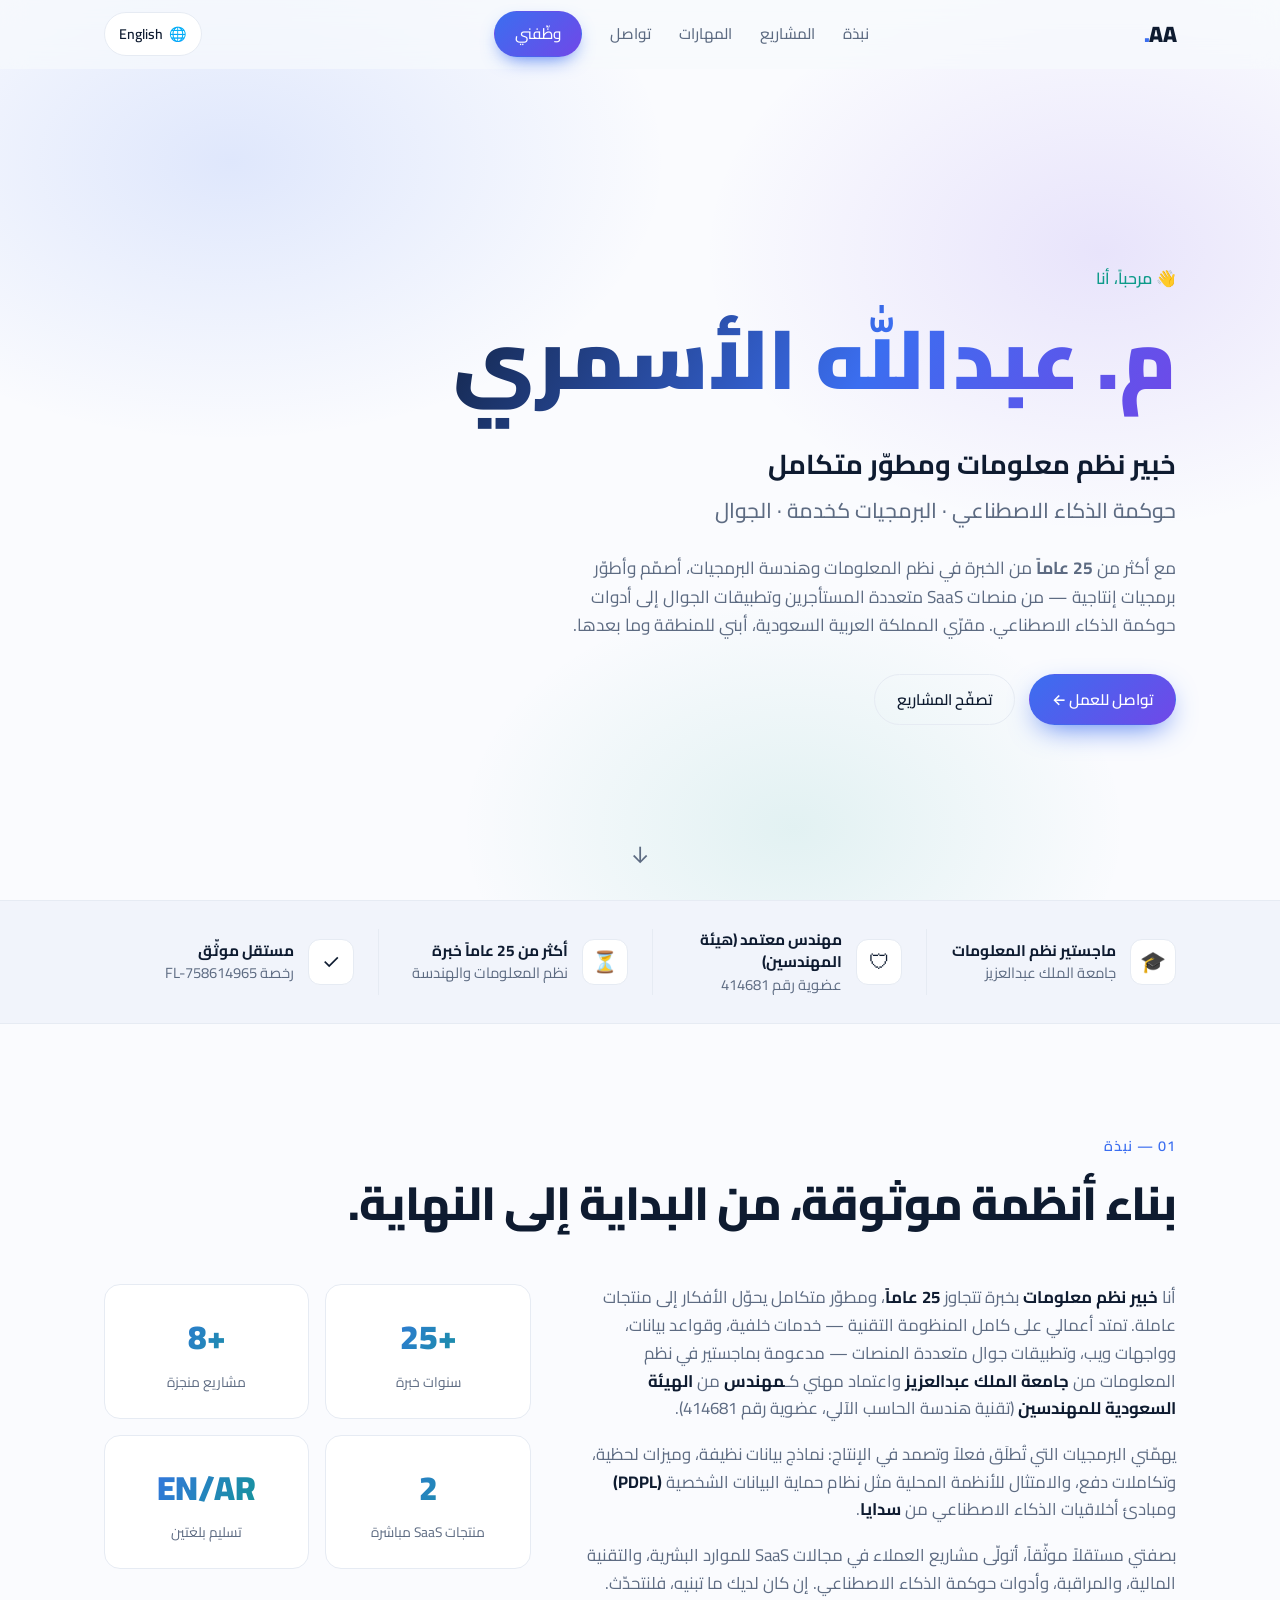
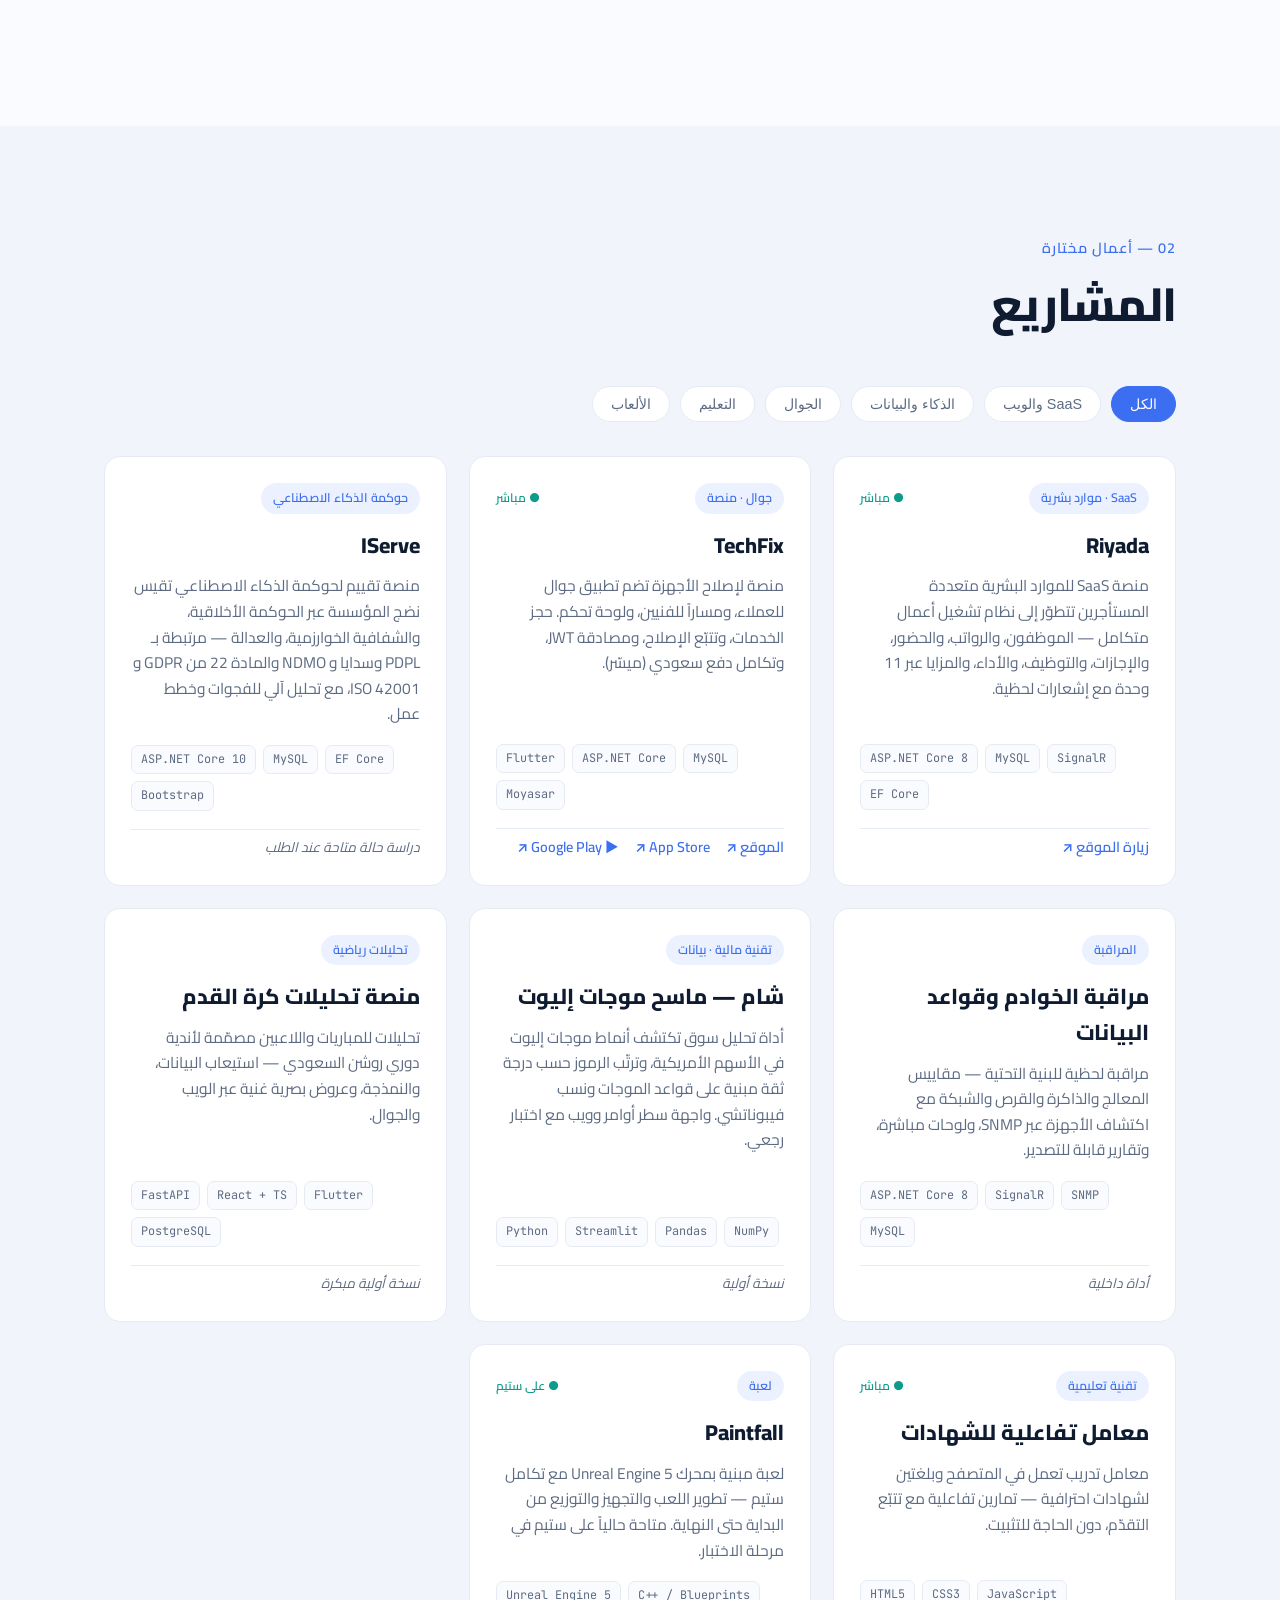
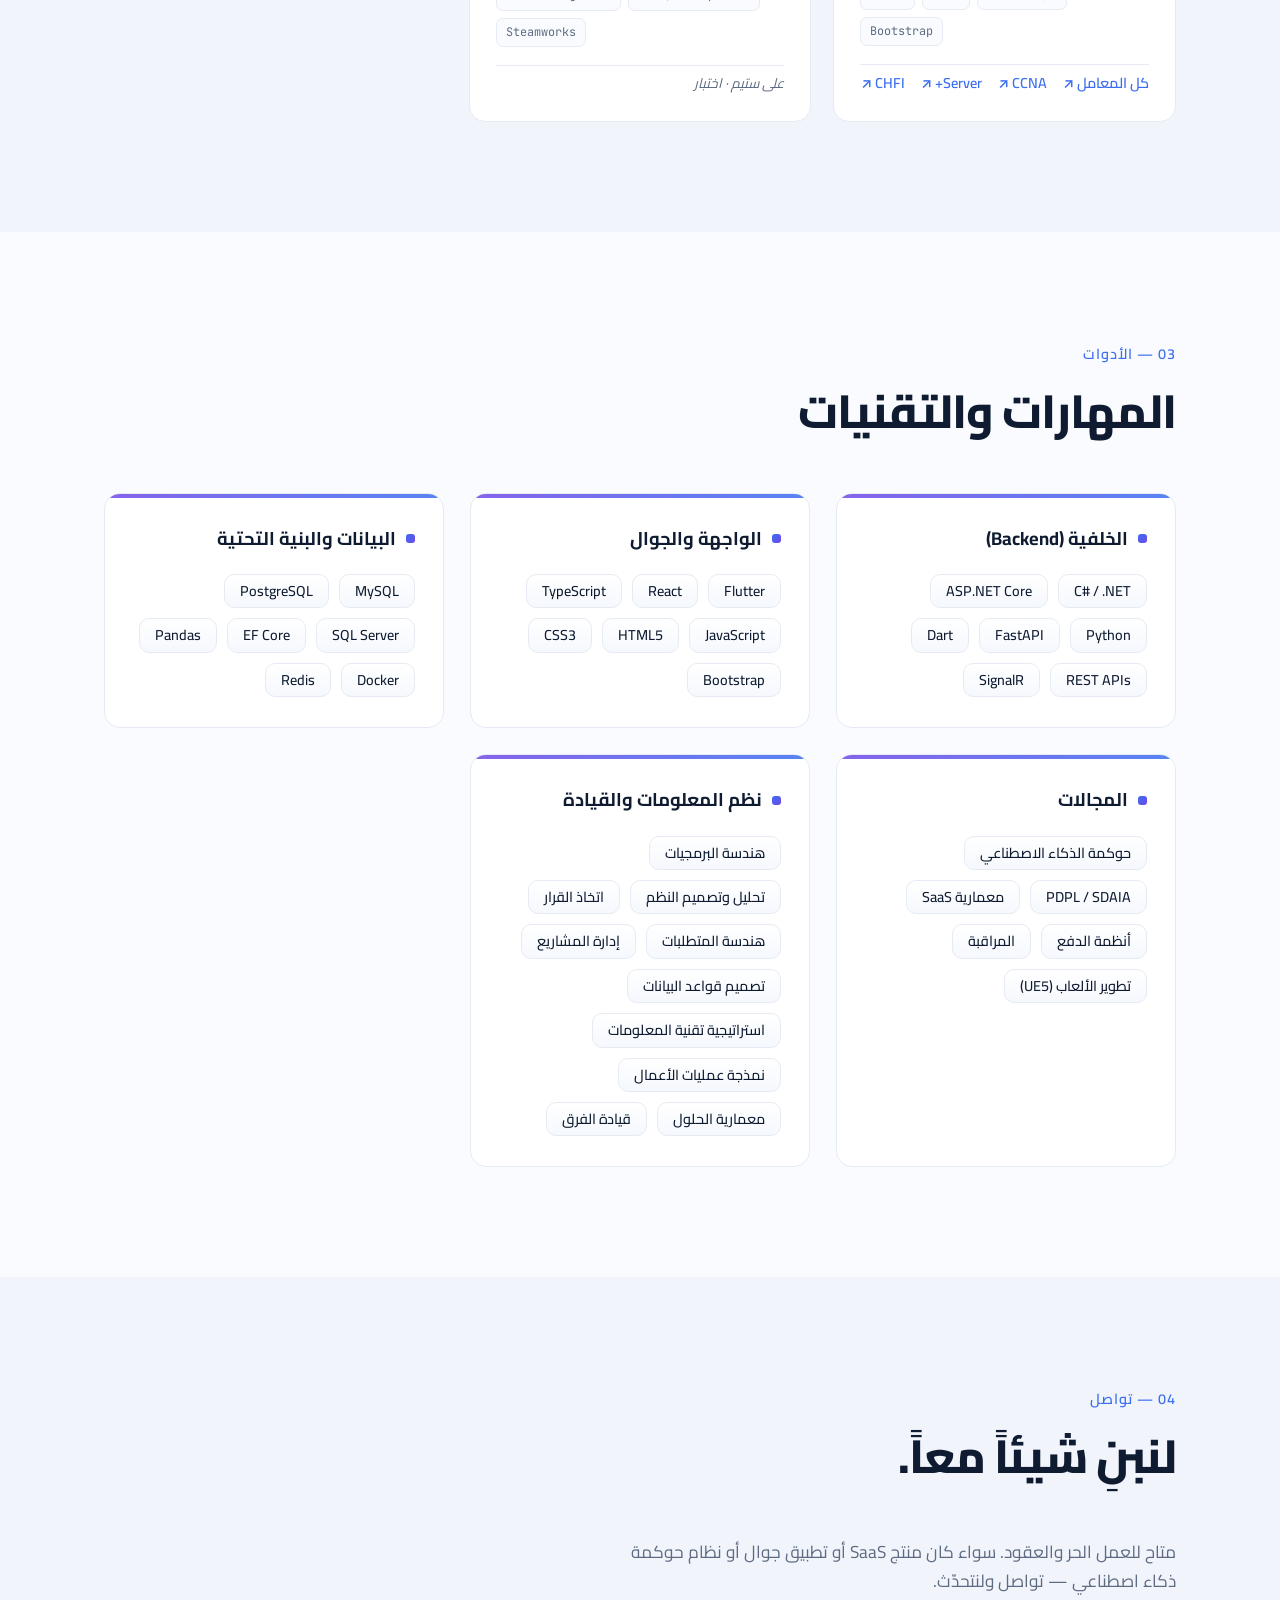
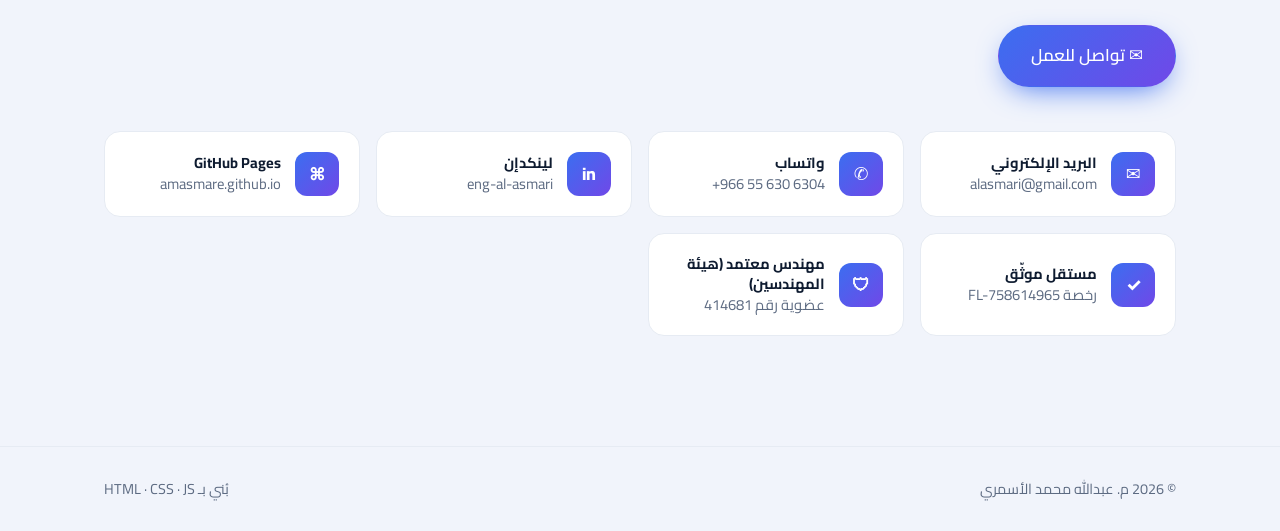
<file: index.html>
<!DOCTYPE html>
<html lang="en">
<head>
  <meta charset="UTF-8" />
  <meta name="viewport" content="width=device-width, initial-scale=1.0" />
  <title>Eng. Abdullah Alasmari — Information Systems Professional & Full-Stack Developer</title>
  <meta name="description" content="Eng. Abdullah Mohammed Alasmari — SCE-accredited engineer, Information Systems professional & full-stack developer with 25+ years of experience. AI governance, SaaS, and mobile applications." />
  <link rel="preconnect" href="https://fonts.googleapis.com" />
  <link rel="preconnect" href="https://fonts.gstatic.com" crossorigin />
  <link href="https://fonts.googleapis.com/css2?family=Inter:wght@400;500;600;700;800;900&family=JetBrains+Mono:wght@400;600&family=Cairo:wght@400;500;600;700;800;900&display=swap" rel="stylesheet" />
  <link rel="stylesheet" href="style.css" />
</head>
<body>
  <!-- NAV -->
  <header class="nav" id="nav">
    <div class="container nav__inner">
      <a href="#home" class="nav__logo">AA<span>.</span></a>
      <nav class="nav__links" id="navLinks">
        <a href="#about" data-i18n="nav.about">About</a>
        <a href="#projects" data-i18n="nav.projects">Projects</a>
        <a href="#skills" data-i18n="nav.skills">Skills</a>
        <a href="#contact" data-i18n="nav.contact">Contact</a>
        <a href="#contact" class="btn btn--sm" data-i18n="nav.hire">Hire me</a>
      </nav>
      <button class="lang-btn" id="langToggle" aria-label="Switch language">🌐 <span id="langLabel">العربية</span></button>
      <button class="nav__toggle" id="navToggle" aria-label="Toggle menu"><span></span><span></span><span></span></button>
    </div>
  </header>

  <!-- HERO -->
  <section class="hero" id="home">
    <div class="hero__bg"></div>
    <div class="container hero__inner">
      <p class="hero__eyebrow" data-i18n="hero.eyebrow">👋 Hello, I'm</p>
      <h1 class="hero__name" data-i18n="hero.name">Eng. Abdullah Alasmari</h1>
      <h2 class="hero__role" data-i18n="hero.role">Information Systems professional &amp; full-stack developer<br /><span>AI governance · SaaS · mobile</span></h2>
      <p class="hero__lede" data-i18n="hero.lede">
        With <strong>25+ years</strong> in information systems and software engineering, I design and
        ship production software — from multi-tenant SaaS platforms and mobile apps to AI-governance
        tooling. Based in Saudi Arabia, building for the region and beyond.
      </p>
      <div class="hero__cta">
        <a href="#contact" class="btn btn--primary" data-i18n="hero.cta1">Contact for work →</a>
        <a href="#projects" class="btn btn--ghost" data-i18n="hero.cta2">View projects</a>
      </div>
    </div>
    <a href="#about" class="hero__scroll" aria-label="Scroll down">↓</a>
  </section>

  <!-- CREDENTIALS STRIP -->
  <section class="creds">
    <div class="container creds__inner">
      <div class="cred">
        <span class="cred__icon">🎓</span>
        <span class="cred__text"><strong data-i18n="creds.msc.t">M.Sc. Information Systems</strong><br /><span data-i18n="creds.msc.s">King Abdulaziz University</span></span>
      </div>
      <div class="cred">
        <span class="cred__icon">🛡</span>
        <span class="cred__text"><strong data-i18n="creds.sce.t">SCE Accredited Engineer</strong><br /><span data-i18n="creds.sce.s">Membership #414681</span></span>
      </div>
      <div class="cred">
        <span class="cred__icon">⏳</span>
        <span class="cred__text"><strong data-i18n="creds.exp.t">25+ Years Experience</strong><br /><span data-i18n="creds.exp.s">Information Systems &amp; Engineering</span></span>
      </div>
      <div class="cred">
        <span class="cred__icon">✓</span>
        <span class="cred__text"><strong data-i18n="creds.fl.t">Verified Freelancer</strong><br /><span data-i18n="creds.fl.s">License FL-758614965</span></span>
      </div>
    </div>
  </section>

  <!-- ABOUT -->
  <section class="section" id="about">
    <div class="container">
      <p class="section__kicker"><span class="num">01</span> — <span data-i18n="about.kicker">About</span></p>
      <h2 class="section__title" data-i18n="about.title">Building reliable systems, end to end.</h2>
      <div class="about">
        <div class="about__text">
          <p data-i18n="about.p1">
            I'm an <strong>Information Systems professional</strong> with <strong>25+ years of
            experience</strong> and a full-stack developer who turns ideas into working products.
            My work spans the whole stack — backend services, databases, web frontends, and
            cross-platform mobile apps — backed by an M.Sc. in Information Systems from
            <strong>King Abdulaziz University</strong> and accreditation as a professional
            <strong>Engineer</strong> by the <strong>Saudi Council of Engineers</strong>
            (Computer Engineering Technology, membership #414681).
          </p>
          <p data-i18n="about.p2">
            I care about software that actually ships and holds up in production: clean data models,
            real-time features, payment integrations, and compliance with regional regulations like
            Saudi <strong>PDPL</strong> and <strong>SDAIA</strong> AI ethics principles.
          </p>
          <p data-i18n="about.p3">
            As a verified freelancer, I take on client projects across HR SaaS, fintech, monitoring,
            and AI-governance tooling. If you have something to build, let's talk.
          </p>
        </div>
        <div class="about__stats">
          <div class="stat"><span class="stat__num">25+</span><span class="stat__label" data-i18n="about.stat1">Years experience</span></div>
          <div class="stat"><span class="stat__num">8+</span><span class="stat__label" data-i18n="about.stat2">Projects shipped</span></div>
          <div class="stat"><span class="stat__num">2</span><span class="stat__label" data-i18n="about.stat3">Live SaaS products</span></div>
          <div class="stat"><span class="stat__num">EN/AR</span><span class="stat__label" data-i18n="about.stat4">Bilingual delivery</span></div>
        </div>
      </div>
    </div>
  </section>

  <!-- PROJECTS -->
  <section class="section section--alt" id="projects">
    <div class="container">
      <p class="section__kicker"><span class="num">02</span> — <span data-i18n="proj.kicker">Selected work</span></p>
      <h2 class="section__title" data-i18n="proj.title">Projects</h2>

      <div class="filters" id="filters">
        <button class="filter is-active" data-filter="all" data-i18n="filter.all">All</button>
        <button class="filter" data-filter="saas" data-i18n="filter.saas">SaaS &amp; Web</button>
        <button class="filter" data-filter="ai" data-i18n="filter.ai">AI &amp; Data</button>
        <button class="filter" data-filter="mobile" data-i18n="filter.mobile">Mobile</button>
        <button class="filter" data-filter="edu" data-i18n="filter.edu">EdTech</button>
        <button class="filter" data-filter="game" data-i18n="filter.game">Games</button>
      </div>

      <div class="grid" id="projectGrid">

        <!-- Riyada -->
        <article class="card" data-cat="saas">
          <div class="card__top">
            <span class="card__tag" data-i18n="riyada.tag">SaaS · HR</span>
            <span class="card__live" data-i18n="live">● Live</span>
          </div>
          <h3 class="card__title">Riyada</h3>
          <p class="card__desc" data-i18n="riyada.desc">
            Multi-tenant HR SaaS evolving into a full business operating system — employees,
            payroll, attendance, leave, recruitment, performance, and benefits across 11 modules
            with real-time notifications.
          </p>
          <ul class="card__stack">
            <li>ASP.NET Core 8</li><li>MySQL</li><li>SignalR</li><li>EF Core</li>
          </ul>
          <div class="card__links">
            <a href="https://riyada.cloud/" target="_blank" rel="noopener" data-i18n="link.visit">Visit site ↗</a>
          </div>
        </article>

        <!-- TechFix -->
        <article class="card" data-cat="mobile saas">
          <div class="card__top">
            <span class="card__tag" data-i18n="techfix.tag">Mobile · Platform</span>
            <span class="card__live" data-i18n="live">● Live</span>
          </div>
          <h3 class="card__title">TechFix</h3>
          <p class="card__desc" data-i18n="techfix.desc">
            Device-repair platform with a customer mobile app, technician flow, and admin panel.
            Service booking, repair tracking, JWT auth, and Saudi payment integration (Moyasar).
          </p>
          <ul class="card__stack">
            <li>Flutter</li><li>ASP.NET Core</li><li>MySQL</li><li>Moyasar</li>
          </ul>
          <div class="card__links">
            <a href="https://techfixapp.com/" target="_blank" rel="noopener" data-i18n="link.website">Website ↗</a>
            <a href="https://apps.apple.com/sa/app/techfix/id6764766338" target="_blank" rel="noopener"> App Store ↗</a>
            <a href="https://play.google.com/store/apps/details?id=techfix_app.com.techfix_app" target="_blank" rel="noopener">▶ Google Play ↗</a>
          </div>
        </article>

        <!-- IServe -->
        <article class="card" data-cat="ai saas">
          <div class="card__top">
            <span class="card__tag" data-i18n="iserve.tag">AI Governance</span>
          </div>
          <h3 class="card__title">IServe</h3>
          <p class="card__desc" data-i18n="iserve.desc">
            An AI-governance assessment platform that scores an organization's maturity across
            ethical governance, algorithmic transparency, and fairness — mapped to PDPL, SDAIA,
            NDMO, GDPR Art. 22, and ISO 42001, with automated gap analysis and action plans.
          </p>
          <ul class="card__stack">
            <li>ASP.NET Core 10</li><li>MySQL</li><li>EF Core</li><li>Bootstrap</li>
          </ul>
          <div class="card__links"><span class="card__muted" data-i18n="iserve.muted">Case study available on request</span></div>
        </article>

        <!-- MySQLMonitor -->
        <article class="card" data-cat="saas">
          <div class="card__top">
            <span class="card__tag" data-i18n="monitor.tag">Monitoring</span>
          </div>
          <h3 class="card__title" data-i18n="monitor.title">Server &amp; DB Monitor</h3>
          <p class="card__desc" data-i18n="monitor.desc">
            Real-time infrastructure monitoring — CPU, memory, disk and network metrics with
            SNMP hardware discovery, live dashboards, and exportable reports.
          </p>
          <ul class="card__stack">
            <li>ASP.NET Core 8</li><li>SignalR</li><li>SNMP</li><li>MySQL</li>
          </ul>
          <div class="card__links"><span class="card__muted" data-i18n="monitor.muted">Internal tool</span></div>
        </article>

        <!-- Sham -->
        <article class="card" data-cat="ai">
          <div class="card__top">
            <span class="card__tag" data-i18n="sham.tag">FinTech · Data</span>
          </div>
          <h3 class="card__title" data-i18n="sham.title">Sham — Elliott Wave Scanner</h3>
          <p class="card__desc" data-i18n="sham.desc">
            A market-analysis tool that detects Elliott Wave patterns across US equities, ranking
            tickers by a confidence score built on wave rules and Fibonacci ratios. CLI + web UI
            with backtesting.
          </p>
          <ul class="card__stack">
            <li>Python</li><li>Streamlit</li><li>Pandas</li><li>NumPy</li>
          </ul>
          <div class="card__links"><span class="card__muted" data-i18n="mvp">MVP</span></div>
        </article>

        <!-- Football Analytics -->
        <article class="card" data-cat="ai mobile">
          <div class="card__top">
            <span class="card__tag" data-i18n="football.tag">Sports Analytics</span>
          </div>
          <h3 class="card__title" data-i18n="football.title">Football Analytics Platform</h3>
          <p class="card__desc" data-i18n="football.desc">
            Match and player analytics tailored for Saudi Pro League clubs — data ingestion,
            modeling, and rich visualizations across web and mobile.
          </p>
          <ul class="card__stack">
            <li>FastAPI</li><li>React + TS</li><li>Flutter</li><li>PostgreSQL</li>
          </ul>
          <div class="card__links"><span class="card__muted" data-i18n="football.muted">Early MVP</span></div>
        </article>

        <!-- Lab platforms -->
        <article class="card" data-cat="edu">
          <div class="card__top">
            <span class="card__tag" data-i18n="labs.tag">EdTech</span>
            <span class="card__live" data-i18n="live">● Live</span>
          </div>
          <h3 class="card__title" data-i18n="labs.title">Interactive Certification Labs</h3>
          <p class="card__desc" data-i18n="labs.desc">
            Browser-based, bilingual training labs for industry certifications — interactive
            exercises with progress tracking, no install required.
          </p>
          <ul class="card__stack">
            <li>HTML5</li><li>CSS3</li><li>JavaScript</li><li>Bootstrap</li>
          </ul>
          <div class="card__links">
            <a href="https://amasmare.github.io/labs/" target="_blank" rel="noopener" data-i18n="labs.all">All Labs ↗</a>
            <a href="https://amasmare.github.io/CCNA/" target="_blank" rel="noopener">CCNA ↗</a>
            <a href="https://amasmare.github.io/Servers/" target="_blank" rel="noopener">Server+ ↗</a>
            <a href="https://amasmare.github.io/CHFI/" target="_blank" rel="noopener">CHFI ↗</a>
          </div>
        </article>

        <!-- Paintfall -->
        <article class="card" data-cat="game">
          <div class="card__top">
            <span class="card__tag" data-i18n="paintfall.tag">Game</span>
            <span class="card__live" data-i18n="paintfall.live">● On Steam</span>
          </div>
          <h3 class="card__title">Paintfall</h3>
          <p class="card__desc" data-i18n="paintfall.desc">
            A game built in Unreal Engine 5 with Steam integration — gameplay, packaging,
            and distribution handled end to end. Currently live on Steam in testing.
          </p>
          <ul class="card__stack">
            <li>Unreal Engine 5</li><li>C++ / Blueprints</li><li>Steamworks</li>
          </ul>
          <div class="card__links"><span class="card__muted" data-i18n="paintfall.muted">On Steam · testing</span></div>
        </article>

      </div>
    </div>
  </section>

  <!-- SKILLS -->
  <section class="section" id="skills">
    <div class="container">
      <p class="section__kicker"><span class="num">03</span> — <span data-i18n="skills.kicker">Toolbox</span></p>
      <h2 class="section__title" data-i18n="skills.title">Skills &amp; technologies</h2>
      <div class="skills">
        <div class="skillset">
          <h3 data-i18n="skills.g1">Backend</h3>
          <div class="chips"><span>C# / .NET</span><span>ASP.NET Core</span><span>Python</span><span>FastAPI</span><span>Dart</span><span>REST APIs</span><span>SignalR</span></div>
        </div>
        <div class="skillset">
          <h3 data-i18n="skills.g2">Frontend &amp; Mobile</h3>
          <div class="chips"><span>Flutter</span><span>React</span><span>TypeScript</span><span>JavaScript</span><span>HTML5</span><span>CSS3</span><span>Bootstrap</span></div>
        </div>
        <div class="skillset">
          <h3 data-i18n="skills.g3">Data &amp; Infra</h3>
          <div class="chips"><span>MySQL</span><span>PostgreSQL</span><span>SQL Server</span><span>EF Core</span><span>Pandas</span><span>Docker</span><span>Redis</span></div>
        </div>
        <div class="skillset">
          <h3 data-i18n="skills.g4">Domains</h3>
          <div class="chips"><span data-i18n="dom.ai">AI Governance</span><span>PDPL / SDAIA</span><span data-i18n="dom.saas">SaaS Architecture</span><span data-i18n="dom.pay">Payments</span><span data-i18n="dom.mon">Monitoring</span><span data-i18n="dom.game">Game Dev (UE5)</span></div>
        </div>
        <div class="skillset">
          <h3 data-i18n="skills.g5">Information Systems &amp; Leadership</h3>
          <div class="chips"><span data-i18n="is.se">Software Engineering</span><span data-i18n="is.sad">Systems Analysis &amp; Design</span><span data-i18n="is.dm">Decision Making</span><span data-i18n="is.re">Requirements Engineering</span><span data-i18n="is.pm">Project Management</span><span data-i18n="is.db">Database Design</span><span data-i18n="is.it">IT Strategy</span><span data-i18n="is.bpm">Business Process Modeling</span><span data-i18n="is.arch">Solution Architecture</span><span data-i18n="is.lead">Team Leadership</span></div>
        </div>
      </div>
    </div>
  </section>

  <!-- CONTACT -->
  <section class="section section--alt" id="contact">
    <div class="container contact">
      <p class="section__kicker"><span class="num">04</span> — <span data-i18n="contact.kicker">Contact</span></p>
      <h2 class="section__title" data-i18n="contact.title">Let's build something.</h2>
      <p class="contact__lede" data-i18n="contact.lede">
        Available for freelance and contract work. Whether it's a SaaS product, a mobile app,
        or an AI-governance system — reach out and let's talk.
      </p>
      <div class="contact__actions">
        <a href="mailto:alasmari@gmail.com?subject=Project%20inquiry" class="btn btn--primary btn--lg" data-i18n="contact.cta">✉ Contact for work</a>
      </div>
      <div class="contact__grid">
        <a class="link-card" href="mailto:alasmari@gmail.com">
          <span class="link-card__icon">✉</span>
          <span><strong data-i18n="c.email">Email</strong><br />alasmari@gmail.com</span>
        </a>
        <a class="link-card" href="https://wa.me/966556306304" target="_blank" rel="noopener">
          <span class="link-card__icon">✆</span>
          <span><strong data-i18n="c.wa">WhatsApp</strong><br /><span class="ltr">+966 55 630 6304</span></span>
        </a>
        <a class="link-card" href="https://www.linkedin.com/in/eng-al-asmari/" target="_blank" rel="noopener">
          <span class="link-card__icon">in</span>
          <span><strong data-i18n="c.li">LinkedIn</strong><br />eng-al-asmari</span>
        </a>
        <a class="link-card" href="https://amasmare.github.io/" target="_blank" rel="noopener">
          <span class="link-card__icon">⌘</span>
          <span><strong>GitHub Pages</strong><br />amasmare.github.io</span>
        </a>
        <div class="link-card link-card--static">
          <span class="link-card__icon">✓</span>
          <span><strong data-i18n="creds.fl.t">Verified Freelancer</strong><br /><span data-i18n="creds.fl.s">License FL-758614965</span></span>
        </div>
        <div class="link-card link-card--static">
          <span class="link-card__icon">🛡</span>
          <span><strong data-i18n="creds.sce.t">SCE Accredited Engineer</strong><br /><span data-i18n="creds.sce.s">Membership #414681</span></span>
        </div>
      </div>
    </div>
  </section>

  <footer class="footer">
    <div class="container footer__inner">
      <span data-i18n="footer.copy">© <span id="year"></span> Eng. Abdullah Mohammed Alasmari</span>
      <span class="footer__made" data-i18n="footer.made">Built with HTML · CSS · JS</span>
    </div>
  </footer>

  <script src="script.js"></script>
</body>
</html>
</file>
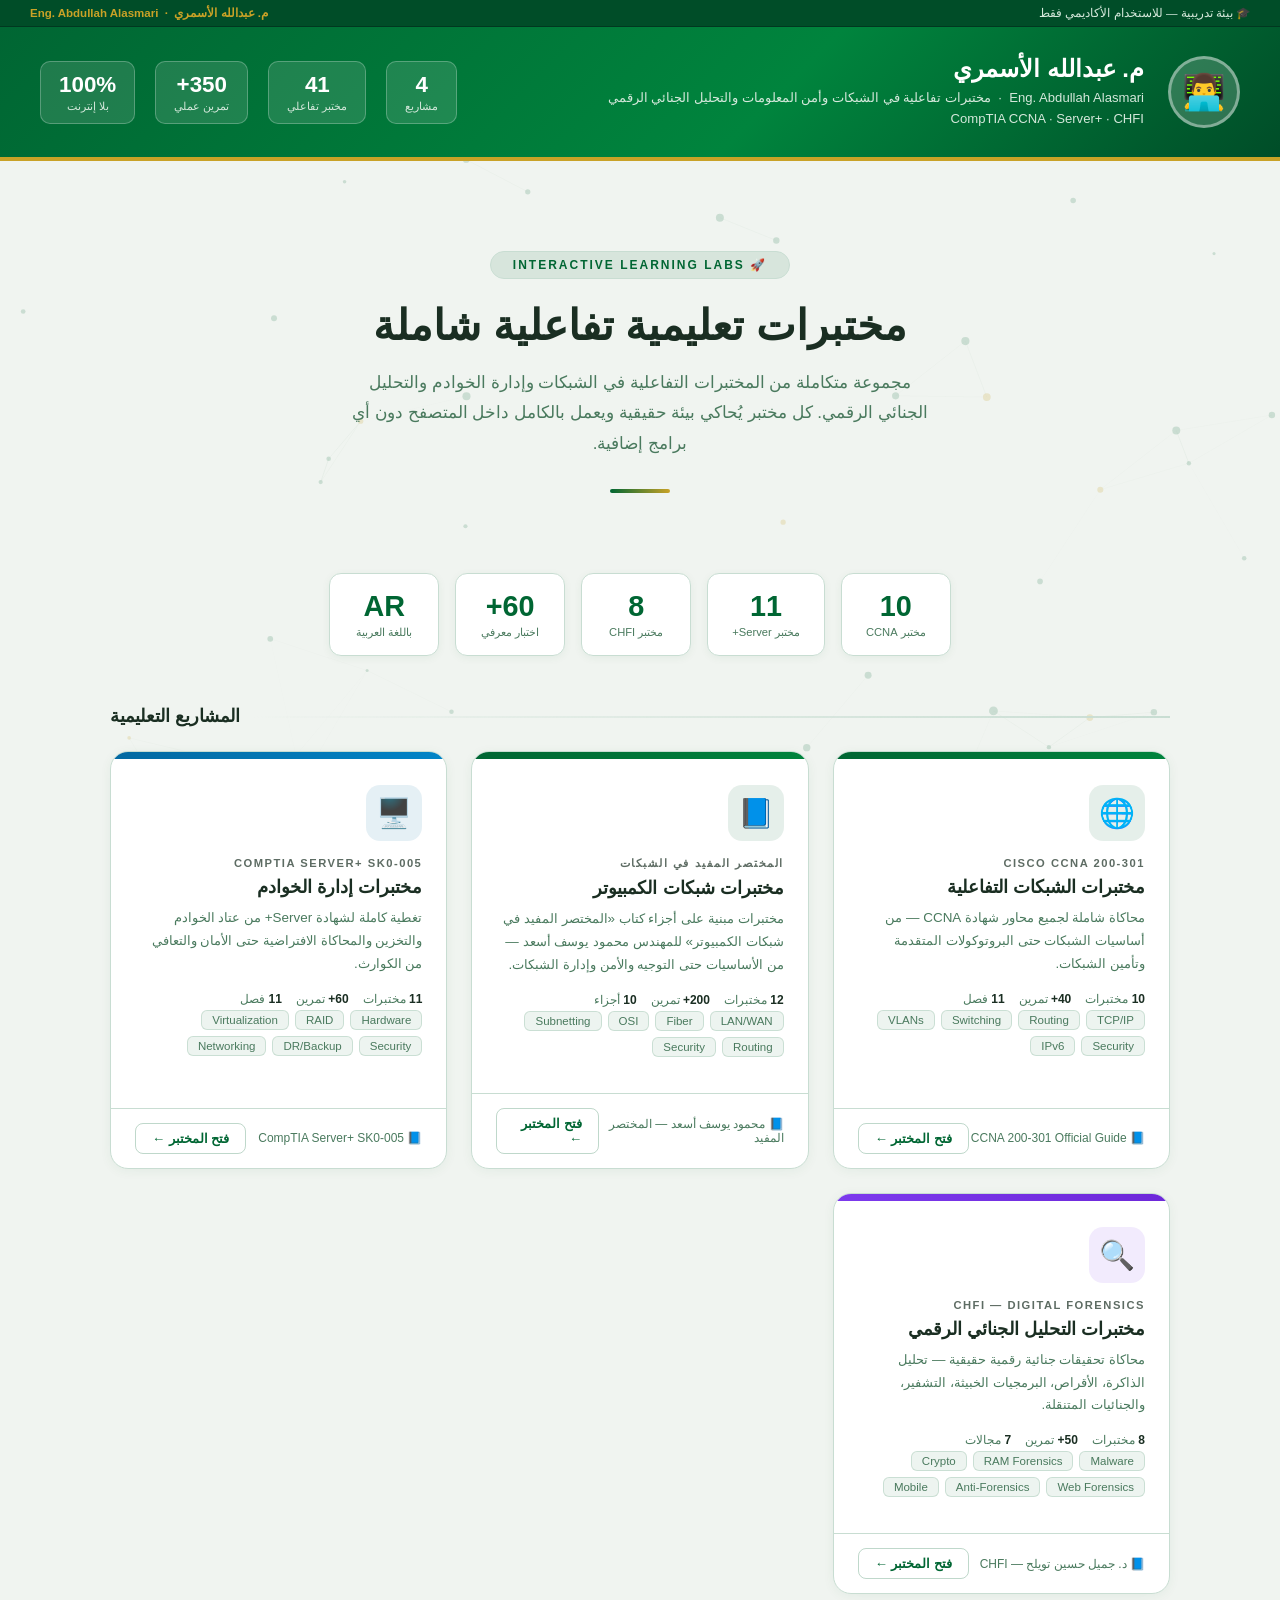
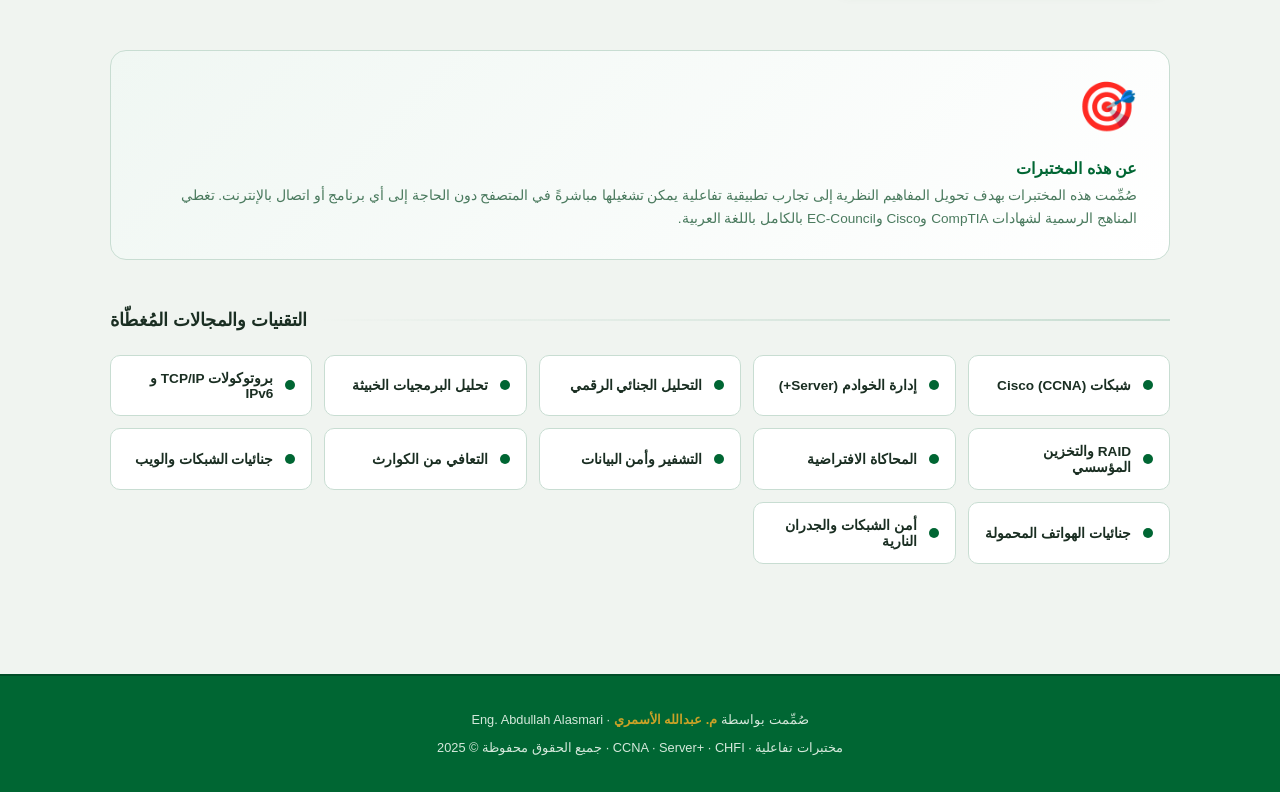
<file: labs/index.html>
<!DOCTYPE html>
<html lang="ar" dir="rtl">
<head>
<meta charset="UTF-8">
<meta name="viewport" content="width=device-width, initial-scale=1.0, maximum-scale=1.0">
<title>م. عبدالله الأسمري — المختبرات التفاعلية</title>
<style>
*{box-sizing:border-box;margin:0;padding:0;-webkit-tap-highlight-color:transparent}
[onclick]{cursor:pointer}
:root{
  --green:#006633;--green2:#00843d;--green3:#004d28;
  --gold:#c9a227;--bg:#f0f4f0;--surface:#ffffff;--surface2:#f0f7f3;
  --border:#c8ddd2;--text:#1a2e22;--muted:#4a7a5e;
}
body{font-family:'Segoe UI',Tahoma,Arial,sans-serif;background:var(--bg);color:var(--text);min-height:100vh;-webkit-text-size-adjust:100%}

/* ── Canvas background ── */
#bg-canvas{position:fixed;top:0;left:0;width:100%;height:100%;z-index:0;opacity:.35}

/* ── Topbar ── */
.topbar{background:var(--green3);border-bottom:1px solid #003820;padding:6px 30px;display:flex;align-items:center;justify-content:space-between;font-size:.72rem;color:#d4e8db;position:relative;z-index:10}
.topbar .gold{color:var(--gold);font-weight:700}

/* ── Main header ── */
.site-header{background:linear-gradient(135deg,var(--green) 0%,var(--green2) 60%,var(--green3) 100%);border-bottom:4px solid var(--gold);padding:28px 40px;display:flex;align-items:center;gap:24px;flex-wrap:wrap;position:relative;z-index:10}
.avatar{width:72px;height:72px;border-radius:50%;background:rgba(255,255,255,.18);border:3px solid rgba(255,255,255,.4);display:flex;align-items:center;justify-content:center;font-size:2.2rem;flex-shrink:0}
.author-info{flex:1;min-width:0}
.author-info h1{font-size:1.5rem;font-weight:800;color:#fff;margin-bottom:4px}
.author-info p{font-size:.82rem;color:#d4e8db;line-height:1.6}
.header-stats{display:flex;gap:20px;flex-wrap:wrap}
.hstat{text-align:center;background:rgba(255,255,255,.12);border:1px solid rgba(255,255,255,.25);border-radius:10px;padding:10px 18px}
.hstat-num{display:block;font-size:1.4rem;font-weight:800;color:#fff}
.hstat-label{display:block;font-size:.68rem;color:#d4e8db;margin-top:2px}

/* ── Container ── */
.container{position:relative;z-index:1;max-width:1100px;margin:0 auto;padding:40px 20px 60px}

/* ── Hero ── */
.hero{text-align:center;padding:50px 20px 40px}
.hero-badge{display:inline-block;background:rgba(0,102,51,.1);border:1px solid var(--border);border-radius:30px;padding:6px 22px;font-size:.75rem;color:var(--green);letter-spacing:2px;margin-bottom:20px;text-transform:uppercase;font-weight:700}
.hero h2{font-size:clamp(22px,4vw,42px);font-weight:800;color:var(--text);margin-bottom:14px;line-height:1.3}
.hero p{font-size:clamp(14px,2vw,17px);color:var(--muted);max-width:580px;margin:0 auto 30px;line-height:1.8}
.hero-divider{width:60px;height:4px;background:linear-gradient(90deg,var(--green),var(--gold));border-radius:4px;margin:0 auto 40px}

/* ── Global stats bar ── */
.global-stats{display:flex;justify-content:center;gap:16px;flex-wrap:wrap;margin-bottom:50px}
.gstat{background:var(--surface);border:1px solid var(--border);border-radius:12px;padding:16px 24px;text-align:center;min-width:110px;box-shadow:0 2px 8px rgba(0,102,51,.06)}
.gstat-num{display:block;font-size:1.8rem;font-weight:800;color:var(--green)}
.gstat-label{display:block;font-size:.7rem;color:var(--muted);margin-top:3px}

/* ── Section title ── */
.section-title{font-size:1.1rem;font-weight:700;color:var(--text);margin-bottom:24px;display:flex;align-items:center;gap:12px}
.section-title::before{content:'';flex:1;height:2px;background:linear-gradient(270deg,var(--border),transparent)}

/* ── Project cards ── */
.projects-grid{display:grid;grid-template-columns:repeat(auto-fill,minmax(300px,1fr));gap:24px;margin-bottom:56px}
.proj-card{background:var(--surface);border:1px solid var(--border);border-radius:18px;overflow:hidden;text-decoration:none;color:var(--text);display:flex;flex-direction:column;transition:transform .2s,box-shadow .2s;box-shadow:0 2px 12px rgba(0,102,51,.06)}
.proj-card:hover{transform:translateY(-5px);box-shadow:0 16px 40px rgba(0,102,51,.14)}
.proj-card-top{height:7px}
.proj-card-top.ccna{background:linear-gradient(90deg,#006633,#00843d)}
.proj-card-top.server{background:linear-gradient(90deg,#0369a1,#0284c7)}
.proj-card-top.forensics{background:linear-gradient(90deg,#7c3aed,#6d28d9)}
.proj-body{padding:26px 24px 18px;flex:1}
.proj-icon{width:56px;height:56px;border-radius:14px;display:flex;align-items:center;justify-content:center;font-size:1.8rem;margin-bottom:16px}
.proj-icon.ccna{background:rgba(0,102,51,.1)}
.proj-icon.server{background:rgba(3,105,161,.1)}
.proj-icon.forensics{background:rgba(124,58,237,.1)}
.proj-label{font-size:.7rem;font-weight:700;letter-spacing:1.5px;text-transform:uppercase;margin-bottom:6px;opacity:.7}
.proj-title{font-size:1.15rem;font-weight:800;margin-bottom:8px;line-height:1.3}
.proj-desc{font-size:.84rem;color:var(--muted);line-height:1.7;margin-bottom:16px}
.proj-tags{display:flex;flex-wrap:wrap;gap:6px;margin-bottom:18px}
.tag{background:rgba(0,102,51,.07);border:1px solid rgba(0,102,51,.15);border-radius:6px;padding:3px 10px;font-size:.72rem;color:var(--muted)}
.proj-footer{padding:14px 24px;border-top:1px solid var(--border);display:flex;align-items:center;justify-content:space-between}
.proj-meta{font-size:.75rem;color:var(--muted)}
.proj-btn{display:flex;align-items:center;gap:6px;font-size:.82rem;font-weight:700;color:var(--green);padding:7px 16px;border-radius:8px;border:1px solid rgba(0,102,51,.25);transition:all .2s}
.proj-btn:hover{background:rgba(0,102,51,.08);border-color:var(--green)}
.proj-stats{display:flex;gap:14px;margin-bottom:4px}
.pstat{font-size:.75rem;color:var(--muted)}
.pstat strong{color:var(--text);font-weight:700}

/* ── About strip ── */
.about-strip{background:linear-gradient(135deg,var(--surface2),var(--surface));border:1px solid var(--border);border-radius:16px;padding:28px 32px;display:flex;align-items:center;gap:24px;margin-bottom:50px;flex-wrap:wrap}
.about-icon{font-size:3rem;flex-shrink:0}
.about-text h3{font-size:1rem;font-weight:700;color:var(--green);margin-bottom:6px}
.about-text p{font-size:.85rem;color:var(--muted);line-height:1.7}

/* ── Skills section ── */
.skills-grid{display:grid;grid-template-columns:repeat(auto-fill,minmax(200px,1fr));gap:12px;margin-bottom:50px}
.skill-item{background:var(--surface);border:1px solid var(--border);border-radius:10px;padding:14px 16px;display:flex;align-items:center;gap:12px}
.skill-dot{width:10px;height:10px;border-radius:50%;background:var(--green);flex-shrink:0}
.skill-name{font-size:.85rem;font-weight:600}

/* ── Footer ── */
.site-footer{background:var(--green);border-top:2px solid var(--green3);padding:30px 40px;text-align:center;position:relative;z-index:10}
.site-footer p{color:#d4e8db;font-size:.8rem;line-height:2.2}
.site-footer strong{color:var(--gold)}

@media(max-width:600px){
  .site-header{padding:20px;gap:16px}
  .header-stats{gap:10px}.hstat{padding:8px 12px}
  .hero{padding:30px 16px 24px}
  .global-stats{gap:10px}.gstat{min-width:80px;padding:12px 14px}
  .about-strip{flex-direction:column;text-align:center}
  .proj-card-top{height:5px}
}
</style>
</head>
<body>

<canvas id="bg-canvas"></canvas>

<div class="topbar">
  <span>🎓 بيئة تدريبية — للاستخدام الأكاديمي فقط</span>
  <span class="gold">م. عبدالله الأسمري &nbsp;·&nbsp; Eng. Abdullah Alasmari</span>
</div>

<div class="site-header">
  <div class="avatar">👨‍💻</div>
  <div class="author-info">
    <h1>م. عبدالله الأسمري</h1>
    <p>Eng. Abdullah Alasmari &nbsp;·&nbsp; مختبرات تفاعلية في الشبكات وأمن المعلومات والتحليل الجنائي الرقمي<br>CompTIA CCNA · Server+ · CHFI</p>
  </div>
  <div class="header-stats">
    <div class="hstat"><span class="hstat-num">4</span><span class="hstat-label">مشاريع</span></div>
    <div class="hstat"><span class="hstat-num">41</span><span class="hstat-label">مختبر تفاعلي</span></div>
    <div class="hstat"><span class="hstat-num">350+</span><span class="hstat-label">تمرين عملي</span></div>
    <div class="hstat"><span class="hstat-num">100%</span><span class="hstat-label">بلا إنترنت</span></div>
  </div>
</div>

<div class="container">

  <div class="hero">
    <div class="hero-badge">🚀 Interactive Learning Labs</div>
    <h2>مختبرات تعليمية تفاعلية شاملة</h2>
    <p>مجموعة متكاملة من المختبرات التفاعلية في الشبكات وإدارة الخوادم والتحليل الجنائي الرقمي. كل مختبر يُحاكي بيئة حقيقية ويعمل بالكامل داخل المتصفح دون أي برامج إضافية.</p>
    <div class="hero-divider"></div>
  </div>

  <div class="global-stats">
    <div class="gstat"><span class="gstat-num">10</span><span class="gstat-label">مختبر CCNA</span></div>
    <div class="gstat"><span class="gstat-num">11</span><span class="gstat-label">مختبر Server+</span></div>
    <div class="gstat"><span class="gstat-num">8</span><span class="gstat-label">مختبر CHFI</span></div>
    <div class="gstat"><span class="gstat-num">60+</span><span class="gstat-label">اختبار معرفي</span></div>
    <div class="gstat"><span class="gstat-num">AR</span><span class="gstat-label">باللغة العربية</span></div>
  </div>

  <div class="section-title">المشاريع التعليمية</div>

  <div class="projects-grid">

    <!-- CCNA -->
    <a class="proj-card" href="https://amasmare.github.io/CCNA/" target="_blank">
      <div class="proj-card-top ccna"></div>
      <div class="proj-body">
        <div class="proj-icon ccna">🌐</div>
        <div class="proj-label">Cisco CCNA 200-301</div>
        <div class="proj-title">مختبرات الشبكات التفاعلية</div>
        <div class="proj-desc">محاكاة شاملة لجميع محاور شهادة CCNA — من أساسيات الشبكات حتى البروتوكولات المتقدمة وتأمين الشبكات.</div>
        <div class="proj-stats">
          <div class="pstat"><strong>10</strong> مختبرات</div>
          <div class="pstat"><strong>40+</strong> تمرين</div>
          <div class="pstat"><strong>11</strong> فصل</div>
        </div>
        <div class="proj-tags">
          <span class="tag">TCP/IP</span><span class="tag">Routing</span><span class="tag">Switching</span>
          <span class="tag">VLANs</span><span class="tag">Security</span><span class="tag">IPv6</span>
        </div>
      </div>
      <div class="proj-footer">
        <span class="proj-meta">📘 CCNA 200-301 Official Guide</span>
        <span class="proj-btn">فتح المختبر ←</span>
      </div>
    </a>

    <!-- Networks — المختصر المفيد -->
    <a class="proj-card" href="networks/" target="_blank">
      <div class="proj-card-top ccna"></div>
      <div class="proj-body">
        <div class="proj-icon ccna">📘</div>
        <div class="proj-label">المختصر المفيد في الشبكات</div>
        <div class="proj-title">مختبرات شبكات الكمبيوتر</div>
        <div class="proj-desc">مختبرات مبنية على أجزاء كتاب «المختصر المفيد في شبكات الكمبيوتر» للمهندس محمود يوسف أسعد — من الأساسيات حتى التوجيه والأمن وإدارة الشبكات.</div>
        <div class="proj-stats">
          <div class="pstat"><strong>12</strong> مختبرات</div>
          <div class="pstat"><strong>200+</strong> تمرين</div>
          <div class="pstat"><strong>10</strong> أجزاء</div>
        </div>
        <div class="proj-tags">
          <span class="tag">LAN/WAN</span><span class="tag">Fiber</span><span class="tag">OSI</span>
          <span class="tag">Subnetting</span><span class="tag">Routing</span><span class="tag">Security</span>
        </div>
      </div>
      <div class="proj-footer">
        <span class="proj-meta">📘 محمود يوسف أسعد — المختصر المفيد</span>
        <span class="proj-btn">فتح المختبر ←</span>
      </div>
    </a>

    <!-- Server+ -->
    <a class="proj-card" href="https://amasmare.github.io/Servers/" target="_blank">
      <div class="proj-card-top server"></div>
      <div class="proj-body">
        <div class="proj-icon server">🖥️</div>
        <div class="proj-label">CompTIA Server+ SK0-005</div>
        <div class="proj-title">مختبرات إدارة الخوادم</div>
        <div class="proj-desc">تغطية كاملة لشهادة Server+ من عتاد الخوادم والتخزين والمحاكاة الافتراضية حتى الأمان والتعافي من الكوارث.</div>
        <div class="proj-stats">
          <div class="pstat"><strong>11</strong> مختبرات</div>
          <div class="pstat"><strong>60+</strong> تمرين</div>
          <div class="pstat"><strong>11</strong> فصل</div>
        </div>
        <div class="proj-tags">
          <span class="tag">Hardware</span><span class="tag">RAID</span><span class="tag">Virtualization</span>
          <span class="tag">Security</span><span class="tag">DR/Backup</span><span class="tag">Networking</span>
        </div>
      </div>
      <div class="proj-footer">
        <span class="proj-meta">📘 CompTIA Server+ SK0-005</span>
        <span class="proj-btn">فتح المختبر ←</span>
      </div>
    </a>

    <!-- CHFI / SecT -->
    <a class="proj-card" href="https://amasmare.github.io/CHFI/" target="_blank">
      <div class="proj-card-top forensics"></div>
      <div class="proj-body">
        <div class="proj-icon forensics">🔍</div>
        <div class="proj-label">CHFI — Digital Forensics</div>
        <div class="proj-title">مختبرات التحليل الجنائي الرقمي</div>
        <div class="proj-desc">محاكاة تحقيقات جنائية رقمية حقيقية — تحليل الذاكرة، الأقراص، البرمجيات الخبيثة، التشفير، والجنائيات المتنقلة.</div>
        <div class="proj-stats">
          <div class="pstat"><strong>8</strong> مختبرات</div>
          <div class="pstat"><strong>50+</strong> تمرين</div>
          <div class="pstat"><strong>7</strong> مجالات</div>
        </div>
        <div class="proj-tags">
          <span class="tag">Malware</span><span class="tag">RAM Forensics</span><span class="tag">Crypto</span>
          <span class="tag">Web Forensics</span><span class="tag">Anti-Forensics</span><span class="tag">Mobile</span>
        </div>
      </div>
      <div class="proj-footer">
        <span class="proj-meta">📘 د. جميل حسين تويلح — CHFI</span>
        <span class="proj-btn">فتح المختبر ←</span>
      </div>
    </a>

  </div>

  <div class="about-strip">
    <div class="about-icon">🎯</div>
    <div class="about-text">
      <h3>عن هذه المختبرات</h3>
      <p>صُمِّمت هذه المختبرات بهدف تحويل المفاهيم النظرية إلى تجارب تطبيقية تفاعلية يمكن تشغيلها مباشرةً في المتصفح دون الحاجة إلى أي برنامج أو اتصال بالإنترنت. تغطي المناهج الرسمية لشهادات CompTIA وCisco وEC-Council بالكامل باللغة العربية.</p>
    </div>
  </div>

  <div class="section-title">التقنيات والمجالات المُغطّاة</div>
  <div class="skills-grid">
    <div class="skill-item"><div class="skill-dot"></div><div class="skill-name">شبكات Cisco (CCNA)</div></div>
    <div class="skill-item"><div class="skill-dot"></div><div class="skill-name">إدارة الخوادم (Server+)</div></div>
    <div class="skill-item"><div class="skill-dot"></div><div class="skill-name">التحليل الجنائي الرقمي</div></div>
    <div class="skill-item"><div class="skill-dot"></div><div class="skill-name">تحليل البرمجيات الخبيثة</div></div>
    <div class="skill-item"><div class="skill-dot"></div><div class="skill-name">بروتوكولات TCP/IP و IPv6</div></div>
    <div class="skill-item"><div class="skill-dot"></div><div class="skill-name">RAID والتخزين المؤسسي</div></div>
    <div class="skill-item"><div class="skill-dot"></div><div class="skill-name">المحاكاة الافتراضية</div></div>
    <div class="skill-item"><div class="skill-dot"></div><div class="skill-name">التشفير وأمن البيانات</div></div>
    <div class="skill-item"><div class="skill-dot"></div><div class="skill-name">التعافي من الكوارث</div></div>
    <div class="skill-item"><div class="skill-dot"></div><div class="skill-name">جنائيات الشبكات والويب</div></div>
    <div class="skill-item"><div class="skill-dot"></div><div class="skill-name">جنائيات الهواتف المحمولة</div></div>
    <div class="skill-item"><div class="skill-dot"></div><div class="skill-name">أمن الشبكات والجدران النارية</div></div>
  </div>

</div>

<div class="site-footer">
  <p>
    صُمِّمت بواسطة <strong>م. عبدالله الأسمري</strong> · Eng. Abdullah Alasmari<br>
    مختبرات تفاعلية · CCNA · Server+ · CHFI · جميع الحقوق محفوظة © 2025
  </p>
</div>

<script>
// Animated network canvas
const canvas = document.getElementById('bg-canvas');
const ctx = canvas.getContext('2d');
let nodes = [], W, H;

function resize() {
  W = canvas.width = window.innerWidth;
  H = canvas.height = window.innerHeight;
}

function initNodes() {
  nodes = [];
  const count = Math.min(50, Math.floor(W * H / 22000));
  for (let i = 0; i < count; i++) {
    nodes.push({
      x: Math.random() * W, y: Math.random() * H,
      vx: (Math.random() - .5) * .5, vy: (Math.random() - .5) * .5,
      r: Math.random() * 3 + 1.5,
      gold: Math.random() < .18
    });
  }
}

function draw() {
  ctx.clearRect(0, 0, W, H);
  const maxDist = 140;
  for (let i = 0; i < nodes.length; i++) {
    const a = nodes[i];
    for (let j = i + 1; j < nodes.length; j++) {
      const b = nodes[j];
      const dx = a.x - b.x, dy = a.y - b.y;
      const dist = Math.sqrt(dx*dx + dy*dy);
      if (dist < maxDist) {
        ctx.beginPath();
        ctx.moveTo(a.x, a.y);
        ctx.lineTo(b.x, b.y);
        ctx.strokeStyle = `rgba(0,102,51,${.18 * (1 - dist / maxDist)})`;
        ctx.lineWidth = .8;
        ctx.stroke();
      }
    }
    ctx.beginPath();
    ctx.arc(a.x, a.y, a.r, 0, Math.PI * 2);
    ctx.fillStyle = a.gold ? 'rgba(201,162,39,.55)' : 'rgba(0,102,51,.45)';
    ctx.fill();
    a.x += a.vx; a.y += a.vy;
    if (a.x < 0 || a.x > W) a.vx *= -1;
    if (a.y < 0 || a.y > H) a.vy *= -1;
  }
  requestAnimationFrame(draw);
}

resize(); initNodes(); draw();
window.addEventListener('resize', () => { resize(); initNodes(); });
</script>
</body>
</html>
</file>
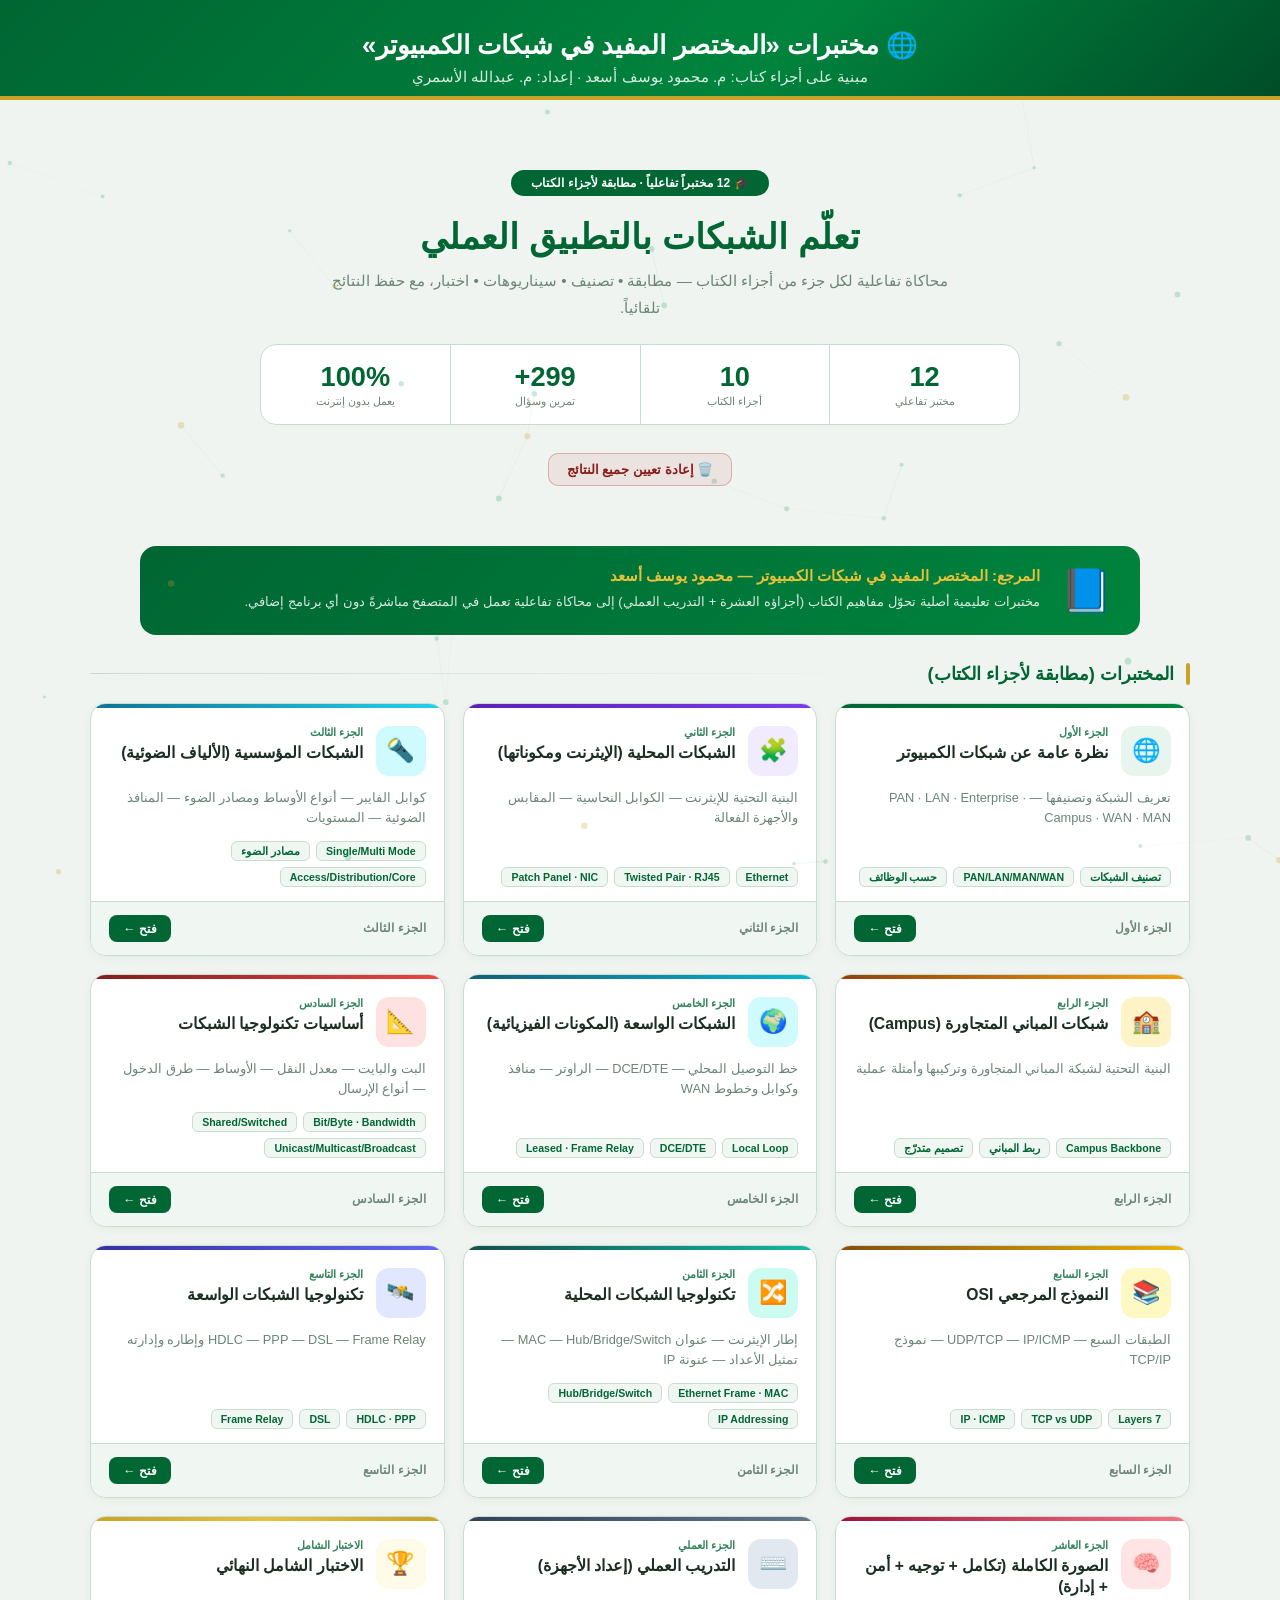
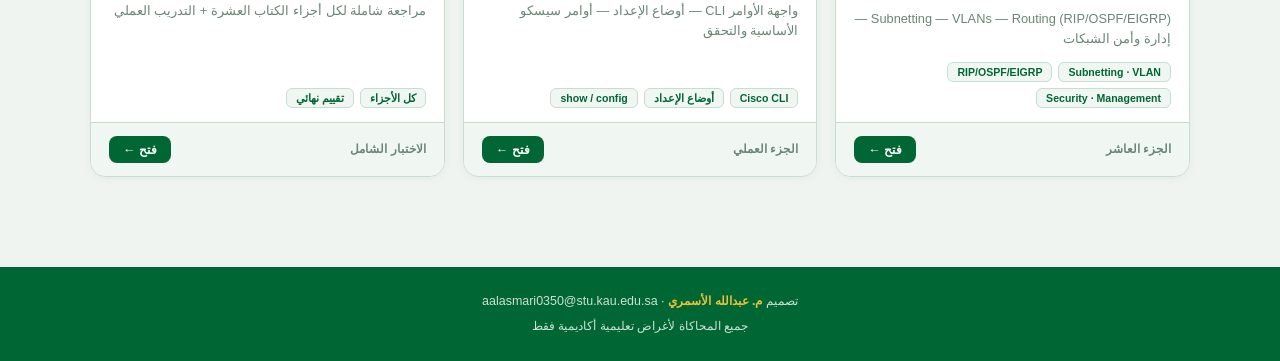
<file: labs/networks/index.html>
<!DOCTYPE html>
<html lang="ar" dir="rtl">
<head>
<meta charset="UTF-8">
<meta name="viewport" content="width=device-width, initial-scale=1.0">
<title>مختبرات «المختصر المفيد في شبكات الكمبيوتر» التفاعلية</title>
<style>
#net-canvas{position:fixed;top:0;left:0;width:100%;height:100%;z-index:0;pointer-events:none;opacity:.45}
*{box-sizing:border-box;margin:0;padding:0}
:root{--bg:#f0f4f0;--surface:#fff;--surface2:#f0f7f3;--surface3:#e0ede6;--accent:#006633;--accent2:#00843d;--text:#1a2e22;--text2:#6b8577;--border:#c8ddd2;--success:#10b981;--error:#ef4444;--radius:12px}
body{background:var(--bg);color:var(--text);font-family:'Segoe UI',Tahoma,Arial,sans-serif;min-height:100vh;direction:rtl}
a{color:var(--accent);text-decoration:none}
.topbar{position:relative;z-index:5;background:#006633;border-bottom:3px solid #c9a227;padding:10px 24px;display:flex;align-items:center;justify-content:space-between;flex-wrap:wrap;gap:8px}
.topbar-brand{display:flex;align-items:center;gap:10px;font-weight:700;font-size:1.05rem;color:#fff}
.topbar-brand .logo{width:32px;height:32px;background:linear-gradient(135deg,var(--accent),var(--accent2));border-radius:8px;display:flex;align-items:center;justify-content:center}
.topbar-links{display:flex;gap:12px;font-size:.8rem;flex-wrap:wrap}
.topbar-links a{color:rgba(255,255,255,.8);transition:color .2s}
.topbar-links a:hover{color:#e8c13a}
.lab-header{position:relative;z-index:5;background:linear-gradient(135deg,#006633 0%,#00843d 60%,#004d28 100%);padding:30px 24px;text-align:center;border-bottom:4px solid #c9a227}
.lab-badge{display:inline-block;background:rgba(0,0,0,.3);border:1px solid rgba(255,255,255,.3);color:#fff;padding:4px 14px;border-radius:20px;font-size:.8rem;margin-bottom:12px}
.lab-header h1{font-size:1.9rem;font-weight:800;color:#fff;margin-bottom:8px}
.lab-header p{color:rgba(255,255,255,.85);font-size:.95rem}
.chapter-tags{display:flex;flex-wrap:wrap;gap:8px;justify-content:center;margin-top:14px}
.chapter-tag{background:rgba(255,255,255,.15);color:#fff;padding:3px 12px;border-radius:20px;font-size:.78rem}
.nav-bar{position:relative;z-index:5;background:var(--surface);border-bottom:1px solid var(--border);padding:10px 24px;display:flex;align-items:center;justify-content:space-between;flex-wrap:wrap;gap:8px}
.back-link{color:var(--accent);font-size:.85rem}
.tabs-wrapper{position:relative;z-index:5;background:var(--surface);border-bottom:2px solid var(--border);padding:0 24px;display:flex;gap:4px;overflow-x:auto}
.tab-btn{padding:14px 18px;border:none;background:none;color:var(--text2);cursor:pointer;font-size:.88rem;font-weight:600;border-bottom:3px solid transparent;margin-bottom:-2px;white-space:nowrap;transition:all .2s}
.tab-btn.active{color:var(--accent);border-bottom-color:var(--accent)}
.tab-btn:hover:not(.active){color:var(--text)}
.container{position:relative;z-index:5;max-width:960px;margin:0 auto;padding:24px}
.tab-content{display:none}
.tab-content.active{display:block}
.card{background:var(--surface);border:1px solid var(--border);border-radius:var(--radius);padding:24px;margin-bottom:20px}
.card h2{font-size:1.1rem;margin-bottom:14px;color:var(--accent)}
.card h3{font-size:.95rem;margin-bottom:10px;color:var(--accent)}
.subtitle{color:var(--text2);font-size:.88rem;margin-bottom:18px;line-height:1.7}
.btn{padding:9px 20px;border:none;border-radius:8px;font-size:.88rem;cursor:pointer;transition:all .2s;font-weight:600}
.btn-primary{background:var(--accent);color:#fff}
.btn-primary:hover{background:var(--accent2)}
.btn-ghost{background:transparent;border:1px solid var(--border);color:var(--text2)}
.btn-ghost:hover{border-color:var(--accent);color:var(--text)}
.btn-sm{padding:5px 12px;font-size:.78rem}
.alert{padding:12px 16px;border-radius:8px;margin:10px 0;font-size:.88rem;line-height:1.6}
.alert-success{background:rgba(16,185,129,.12);border:1px solid rgba(16,185,129,.35);color:#065f46}
.alert-warn{background:rgba(245,158,11,.12);border:1px solid rgba(245,158,11,.35);color:#7a6010}
.alert-danger{background:rgba(239,68,68,.1);border:1px solid rgba(239,68,68,.3);color:#7f1d1d}
.score-badge{display:inline-block;background:rgba(0,102,51,.08);border:1px solid rgba(0,102,51,.25);border-radius:20px;padding:4px 14px;font-size:.8rem;color:var(--accent);margin-bottom:16px}
.score-chip{background:var(--surface2);border:1px solid var(--border);border-radius:20px;padding:4px 14px;font-size:.8rem;color:var(--text2)}
.score-chip span{color:var(--accent);font-weight:700}
.match-container{display:grid;grid-template-columns:1fr 1fr;gap:20px;margin:16px 0}
.match-col h4{font-size:.85rem;color:var(--text2);margin-bottom:10px;letter-spacing:1px}
.match-item{background:var(--surface2);border:2px solid var(--border);border-radius:10px;padding:12px 14px;margin-bottom:8px;cursor:pointer;transition:all .2s;font-size:.86rem;user-select:none}
.match-item:hover{border-color:var(--accent)}
.match-item.selected{border-color:var(--accent);background:rgba(0,102,51,.08);color:var(--accent)}
.match-item.matched{border-color:var(--success);background:rgba(16,185,129,.12);color:#065f46;cursor:default}
.match-item.wrong-match{border-color:var(--error);background:rgba(239,68,68,.1);animation:shake .3s}
@keyframes shake{0%,100%{transform:translateX(0)}25%{transform:translateX(-6px)}75%{transform:translateX(6px)}}
table{width:100%;border-collapse:collapse;font-size:.88rem}
th{background:var(--surface2);padding:10px 12px;text-align:right;color:var(--text2);font-weight:600;border-bottom:2px solid var(--border)}
td{padding:10px 12px;border-bottom:1px solid var(--border);vertical-align:middle}
tr:hover td{background:rgba(0,102,51,.04)}
select{background:var(--surface2);border:1px solid var(--border);border-radius:6px;color:var(--text);padding:6px 10px;font-size:.85rem;cursor:pointer;width:100%}
select:focus{outline:none;border-color:var(--accent)}
.quiz-q{margin-bottom:24px}
.quiz-q p{font-weight:600;margin-bottom:12px;line-height:1.5}
.quiz-opt{background:var(--surface2);border:1px solid var(--border);border-radius:8px;padding:11px 16px;cursor:pointer;transition:all .2s;font-size:.88rem;text-align:right;width:100%;margin-bottom:8px;color:var(--text);display:block}
.quiz-opt:hover{border-color:var(--accent)}
.quiz-opt.correct{border-color:var(--success);background:rgba(16,185,129,.12);color:#065f46}
.quiz-opt.incorrect{border-color:var(--error);background:rgba(239,68,68,.1);color:#7f1d1d}
.quiz-opt:disabled{cursor:default}
.prog-wrap{background:var(--surface3);border-radius:20px;height:8px;margin:8px 0;overflow:hidden}
.prog-fill{height:100%;border-radius:20px;background:linear-gradient(90deg,#006633,#00843d);transition:width .4s}
.net-grid{display:grid;grid-template-columns:repeat(auto-fill,minmax(170px,1fr));gap:14px;margin:16px 0}
.scenario-card{background:var(--surface2);border:2px solid var(--border);border-radius:10px;padding:18px;text-align:center;cursor:pointer;transition:all .2s}
.scenario-card:hover{border-color:var(--accent)}
.scenario-card.selected{border-color:var(--success);background:rgba(16,185,129,.1)}
.scenario-card.wrong{border-color:var(--error);background:rgba(239,68,68,.08)}
.scenario-icon{font-size:1.9rem;margin-bottom:8px}
.scenario-name{font-weight:700;margin-bottom:4px}
.scenario-desc{font-size:.74rem;color:var(--text2);line-height:1.4}
.correct-row td{background:rgba(16,185,129,.1)!important}
.wrong-row td{background:rgba(239,68,68,.08)!important}
@media(max-width:600px){.match-container{grid-template-columns:1fr}.net-grid{grid-template-columns:1fr 1fr}}
footer{position:relative;z-index:5;background:#006633;padding:20px 30px;text-align:center;margin-top:30px}
footer p{color:rgba(255,255,255,.8);font-size:.78rem;line-height:2}
footer strong{color:#e8c13a}


.hero{text-align:center;padding:40px 20px 32px}
.hero-badge{display:inline-flex;gap:8px;background:var(--accent);color:#fff;border-radius:30px;padding:6px 20px;font-size:.75rem;font-weight:700;margin-bottom:20px}
.hero h2{font-size:clamp(1.4rem,4vw,2.2rem);font-weight:800;color:var(--accent);margin-bottom:10px}
.hero p{font-size:.95rem;color:var(--text2);max-width:620px;margin:0 auto 22px;line-height:1.8}
.stats-bar{display:flex;justify-content:center;background:var(--surface);border:1px solid var(--border);border-radius:16px;overflow:hidden;max-width:760px;margin:0 auto}
.stat{flex:1;min-width:90px;text-align:center;padding:16px 8px;border-left:1px solid var(--border)}
.stat:last-child{border-left:none}.stat-num{display:block;font-size:1.7rem;font-weight:800;color:var(--accent)}
.stat-label{display:block;font-size:.7rem;color:var(--text2);margin-top:2px}
.book-banner{background:linear-gradient(135deg,var(--accent),var(--accent2));border-radius:16px;padding:20px 28px;display:flex;gap:20px;align-items:center;margin:28px auto;max-width:1000px;flex-wrap:wrap}
.book-banner .bi{font-size:42px}.book-banner h3{color:#e8c13a;font-size:.95rem;margin-bottom:6px}.book-banner p{color:rgba(255,255,255,.85);font-size:.82rem;line-height:1.7}
.section-title{max-width:1100px;margin:0 auto 18px;font-size:1.15rem;font-weight:800;color:var(--accent);display:flex;align-items:center;gap:12px}
.section-title::before{content:'';width:4px;height:22px;background:#c9a227;border-radius:4px}
.section-title::after{content:'';flex:1;height:1px;background:linear-gradient(90deg,var(--border),transparent)}
.labs-grid{max-width:1100px;margin:0 auto 40px;display:grid;grid-template-columns:repeat(auto-fill,minmax(310px,1fr));gap:18px}
.lab-card{background:var(--surface);border:1px solid var(--border);border-radius:16px;overflow:hidden;text-decoration:none;color:var(--text);display:flex;flex-direction:column;transition:transform .2s,box-shadow .2s;box-shadow:0 2px 8px rgba(0,102,51,.06)}
.lab-card:hover{transform:translateY(-4px);box-shadow:0 12px 30px rgba(0,102,51,.15)}
.lab-card-stripe{height:4px}.lab-card-h{padding:18px 18px 12px;display:flex;gap:13px;align-items:flex-start}
.lab-ic{width:50px;height:50px;border-radius:13px;display:flex;align-items:center;justify-content:center;font-size:23px;flex-shrink:0}
.lab-n{font-size:.7rem;font-weight:700;color:var(--accent);opacity:.8;margin-bottom:3px}.lab-card-h h2{font-size:.98rem;line-height:1.35}
.lab-card-b{padding:0 18px 12px;flex:1}.lab-card-b p{font-size:.8rem;color:var(--text2);line-height:1.6}
.lab-tags{padding:0 18px 14px;display:flex;flex-wrap:wrap;gap:6px}.lab-tag{background:var(--surface2);border:1px solid var(--border);border-radius:6px;padding:3px 9px;font-size:.66rem;color:var(--accent);font-weight:600}
.lab-prog{padding:0 18px 12px}.lab-prog-row{display:flex;justify-content:space-between;font-size:.7rem;margin-bottom:5px}.lab-prog-bar{background:rgba(0,102,51,.1);border-radius:20px;height:6px;overflow:hidden}.lab-prog-fill{height:100%;background:linear-gradient(90deg,#006633,#00843d)}
.lab-card-f{padding:13px 18px;border-top:1px solid var(--border);display:flex;justify-content:space-between;align-items:center;background:var(--surface2)}
.lab-ch{font-size:.74rem;color:var(--text2);font-weight:600}.lab-open{font-size:.78rem;font-weight:700;padding:6px 14px;border-radius:8px;background:var(--accent);color:#fff}
.reset-all{display:inline-flex;gap:8px;background:rgba(180,40,40,.08);border:1px solid rgba(180,40,40,.3);color:#8b1a1a;border-radius:10px;padding:8px 18px;font-size:.8rem;font-weight:700;cursor:pointer;margin-top:14px}
.sfoot{background:var(--accent);padding:22px;text-align:center;margin-top:20px}.sfoot p{color:rgba(255,255,255,.8);font-size:.78rem;line-height:2}.sfoot strong{color:#e8c13a}
</style>
</head>
<body>
<canvas id="net-canvas"></canvas>
<div class="lab-header" style="padding-bottom:10px">
  <h1 style="font-size:1.6rem">🌐 مختبرات «المختصر المفيد في شبكات الكمبيوتر»</h1>
  <p>مبنية على أجزاء كتاب: م. محمود يوسف أسعد · إعداد: م. عبدالله الأسمري</p>
</div>
<div style="padding:30px 20px">
  <div class="hero">
    <div class="hero-badge">🎓 12 مختبراً تفاعلياً · مطابقة لأجزاء الكتاب</div>
    <h2>تعلّم الشبكات بالتطبيق العملي</h2>
    <p>محاكاة تفاعلية لكل جزء من أجزاء الكتاب — مطابقة • تصنيف • سيناريوهات • اختبار، مع حفظ النتائج تلقائياً.</p>
    <div class="stats-bar">
      <div class="stat"><span class="stat-num">12</span><span class="stat-label">مختبر تفاعلي</span></div>
      <div class="stat"><span class="stat-num">10</span><span class="stat-label">أجزاء الكتاب</span></div>
      <div class="stat"><span class="stat-num">299+</span><span class="stat-label">تمرين وسؤال</span></div>
      <div class="stat"><span class="stat-num">100%</span><span class="stat-label">يعمل بدون إنترنت</span></div>
    </div>
    <div id="psum" style="margin-top:14px;font-size:.85rem;color:var(--accent);font-weight:700"></div>
    <button class="reset-all" onclick="if(confirm('حذف جميع النتائج المحفوظة؟')){Object.keys(localStorage).filter(k=>k.indexOf('net_')===0).forEach(k=>localStorage.removeItem(k));location.reload();}">🗑️ إعادة تعيين جميع النتائج</button>
  </div>
  <div class="book-banner">
    <div class="bi">📘</div>
    <div><h3>المرجع: المختصر المفيد في شبكات الكمبيوتر — محمود يوسف أسعد</h3>
    <p>مختبرات تعليمية أصلية تحوّل مفاهيم الكتاب (أجزاؤه العشرة + التدريب العملي) إلى محاكاة تفاعلية تعمل في المتصفح مباشرةً دون أي برنامج إضافي.</p></div>
  </div>
  <div class="section-title">المختبرات (مطابقة لأجزاء الكتاب)</div>
  <div class="labs-grid" id="grid"></div>
</div>
<div class="sfoot"><p>تصميم <strong>م. عبدالله الأسمري</strong> · aalasmari0350@stu.kau.edu.sa<br>جميع المحاكاة لأغراض تعليمية أكاديمية فقط</p></div>
<script>
var LABS=[
    {f:'part01-overview.html',id:'net_p01',n:'الجزء الأول',t:"نظرة عامة عن شبكات الكمبيوتر",d:"تعريف الشبكة وتصنيفها — PAN · LAN · Enterprise · Campus · WAN · MAN",tags:["تصنيف الشبكات","PAN/LAN/MAN/WAN","حسب الوظائف"],icon:'🌐',bg:'#e8f5ee',stripe:'linear-gradient(90deg,#006633,#00843d)'},
    {f:'part02-lan-ethernet.html',id:'net_p02',n:'الجزء الثاني',t:"الشبكات المحلية (الإيثرنت ومكوناتها)",d:"البنية التحتية للإيثرنت — الكوابل النحاسية — المقابس والأجهزة الفعالة",tags:["Ethernet","Twisted Pair · RJ45","Patch Panel · NIC"],icon:'🧩',bg:'#f0ebff',stripe:'linear-gradient(90deg,#5b21b6,#7c3aed)'},
    {f:'part03-enterprise-fiber.html',id:'net_p03',n:'الجزء الثالث',t:"الشبكات المؤسسية (الألياف الضوئية)",d:"كوابل الفايبر — أنواع الأوساط ومصادر الضوء — المنافذ الضوئية — المستويات",tags:["Single/Multi Mode","مصادر الضوء","Access/Distribution/Core"],icon:'🔦',bg:'#cffafe',stripe:'linear-gradient(90deg,#0e7490,#22d3ee)'},
    {f:'part04-campus.html',id:'net_p04',n:'الجزء الرابع',t:"شبكات المباني المتجاورة (Campus)",d:"البنية التحتية لشبكة المباني المتجاورة وتركيبها وأمثلة عملية",tags:["Campus Backbone","ربط المباني","تصميم متدرّج"],icon:'🏫',bg:'#fef3c7',stripe:'linear-gradient(90deg,#92400e,#f59e0b)'},
    {f:'part05-wan-physical.html',id:'net_p05',n:'الجزء الخامس',t:"الشبكات الواسعة (المكونات الفيزيائية)",d:"خط التوصيل المحلي — DCE/DTE — الراوتر — منافذ وكوابل وخطوط WAN",tags:["Local Loop","DCE/DTE","Leased · Frame Relay"],icon:'🌍',bg:'#cffafe',stripe:'linear-gradient(90deg,#155e75,#06b6d4)'},
    {f:'part06-basics.html',id:'net_p06',n:'الجزء السادس',t:"أساسيات تكنولوجيا الشبكات",d:"البت والبايت — معدل النقل — الأوساط — طرق الدخول — أنواع الإرسال",tags:["Bit/Byte · Bandwidth","Shared/Switched","Unicast/Multicast/Broadcast"],icon:'📐',bg:'#fee2e2',stripe:'linear-gradient(90deg,#7f1d1d,#ef4444)'},
    {f:'part07-osi.html',id:'net_p07',n:'الجزء السابع',t:"النموذج المرجعي OSI",d:"الطبقات السبع — UDP/TCP — IP/ICMP — نموذج TCP/IP",tags:["7 Layers","TCP vs UDP","IP · ICMP"],icon:'📚',bg:'#fef9c3',stripe:'linear-gradient(90deg,#854d0e,#eab308)'},
    {f:'part08-lan-tech.html',id:'net_p08',n:'الجزء الثامن',t:"تكنولوجيا الشبكات المحلية",d:"إطار الإيثرنت — عنوان MAC — Hub/Bridge/Switch — تمثيل الأعداد — عنونة IP",tags:["Ethernet Frame · MAC","Hub/Bridge/Switch","IP Addressing"],icon:'🔀',bg:'#ccfbf1',stripe:'linear-gradient(90deg,#134e4a,#14b8a6)'},
    {f:'part09-wan-tech.html',id:'net_p09',n:'الجزء التاسع',t:"تكنولوجيا الشبكات الواسعة",d:"HDLC — PPP — DSL — Frame Relay وإطاره وإدارته",tags:["HDLC · PPP","DSL","Frame Relay"],icon:'🛰️',bg:'#e0e7ff',stripe:'linear-gradient(90deg,#3730a3,#6366f1)'},
    {f:'part10-all-together.html',id:'net_p10',n:'الجزء العاشر',t:"الصورة الكاملة (تكامل + توجيه + أمن + إدارة)",d:"Subnetting — VLANs — Routing (RIP/OSPF/EIGRP) — إدارة وأمن الشبكات",tags:["Subnetting · VLAN","RIP/OSPF/EIGRP","Security · Management"],icon:'🧠',bg:'#ffe4e6',stripe:'linear-gradient(90deg,#9f1239,#fb7185)'},
    {f:'part11-practical.html',id:'net_p11',n:'الجزء العملي',t:"التدريب العملي (إعداد الأجهزة)",d:"واجهة الأوامر CLI — أوضاع الإعداد — أوامر سيسكو الأساسية والتحقق",tags:["Cisco CLI","أوضاع الإعداد","show / config"],icon:'⌨️',bg:'#e2e8f0',stripe:'linear-gradient(90deg,#334155,#64748b)'},
    {f:'capstone.html',id:'net_cap',n:'الاختبار الشامل',t:"الاختبار الشامل النهائي",d:"مراجعة شاملة لكل أجزاء الكتاب العشرة + التدريب العملي",tags:["كل الأجزاء","تقييم نهائي"],icon:'🏆',bg:'#fefce8',stripe:'linear-gradient(90deg,#c9a227,#e8c13a,#c9a227)'}
];
function render(){var done=0,sum=0;
 document.getElementById('grid').innerHTML=LABS.map(function(l){
  var s=JSON.parse(localStorage.getItem(l.id)||'null');var prog='';
  if(s){done++;sum+=s.pct;prog='<div class="lab-prog"><div class="lab-prog-row"><span>نتيجة الاختبار</span><span style="font-weight:700">'+s.score+'/'+s.total+' ('+s.pct+'%)</span></div><div class="lab-prog-bar"><div class="lab-prog-fill" style="width:'+s.pct+'%"></div></div></div>';}
  return '<a href="'+l.f+'" class="lab-card"><div class="lab-card-stripe" style="background:'+l.stripe+'"></div>'+
   '<div class="lab-card-h"><div class="lab-ic" style="background:'+l.bg+'">'+l.icon+'</div><div><div class="lab-n">'+l.n+'</div><h2>'+l.t+'</h2></div></div>'+
   '<div class="lab-card-b"><p>'+l.d+'</p></div>'+
   '<div class="lab-tags">'+l.tags.map(function(t){return '<span class="lab-tag">'+t+'</span>';}).join('')+'</div>'+prog+
   '<div class="lab-card-f"><span class="lab-ch">'+l.n+'</span><span class="lab-open">فتح ←</span></div></a>';
 }).join('');
 if(done>0)document.getElementById('psum').textContent='أكملت '+done+' من '+LABS.length+' مختبرات · متوسط النتيجة '+Math.round(sum/done)+'%';
}
render();
(function(){var c=document.getElementById('net-canvas');if(!c)return;var ctx=c.getContext('2d'),W,H,nodes=[],N=42,D=150;
function rs(){W=c.width=innerWidth;H=c.height=innerHeight;}rs();window.addEventListener('resize',function(){rs();init();});
function Nd(){this.x=Math.random()*W;this.y=Math.random()*H;this.vx=(Math.random()-.5)*.35;this.vy=(Math.random()-.5)*.35;this.r=Math.random()*2+1.5;this.g=Math.random()<.12;}
function init(){nodes=[];for(var i=0;i<N;i++)nodes.push(new Nd());}init();
function draw(){ctx.clearRect(0,0,W,H);for(var i=0;i<nodes.length;i++){var a=nodes[i];for(var j=i+1;j<nodes.length;j++){var b=nodes[j],dx=a.x-b.x,dy=a.y-b.y,d=Math.sqrt(dx*dx+dy*dy);if(d<D){ctx.beginPath();ctx.strokeStyle='rgba(0,150,80,'+(1-d/D)*.3+')';ctx.lineWidth=.7;ctx.moveTo(a.x,a.y);ctx.lineTo(b.x,b.y);ctx.stroke();}}}
for(var i=0;i<nodes.length;i++){var n=nodes[i];ctx.beginPath();ctx.arc(n.x,n.y,n.r,0,Math.PI*2);ctx.fillStyle=n.g?'rgba(201,162,39,.6)':'rgba(0,150,80,.45)';ctx.fill();n.x+=n.vx;n.y+=n.vy;if(n.x<0||n.x>W)n.vx*=-1;if(n.y<0||n.y>H)n.vy*=-1;}requestAnimationFrame(draw);}draw();})();


</script>
</body>
</html>
</file>
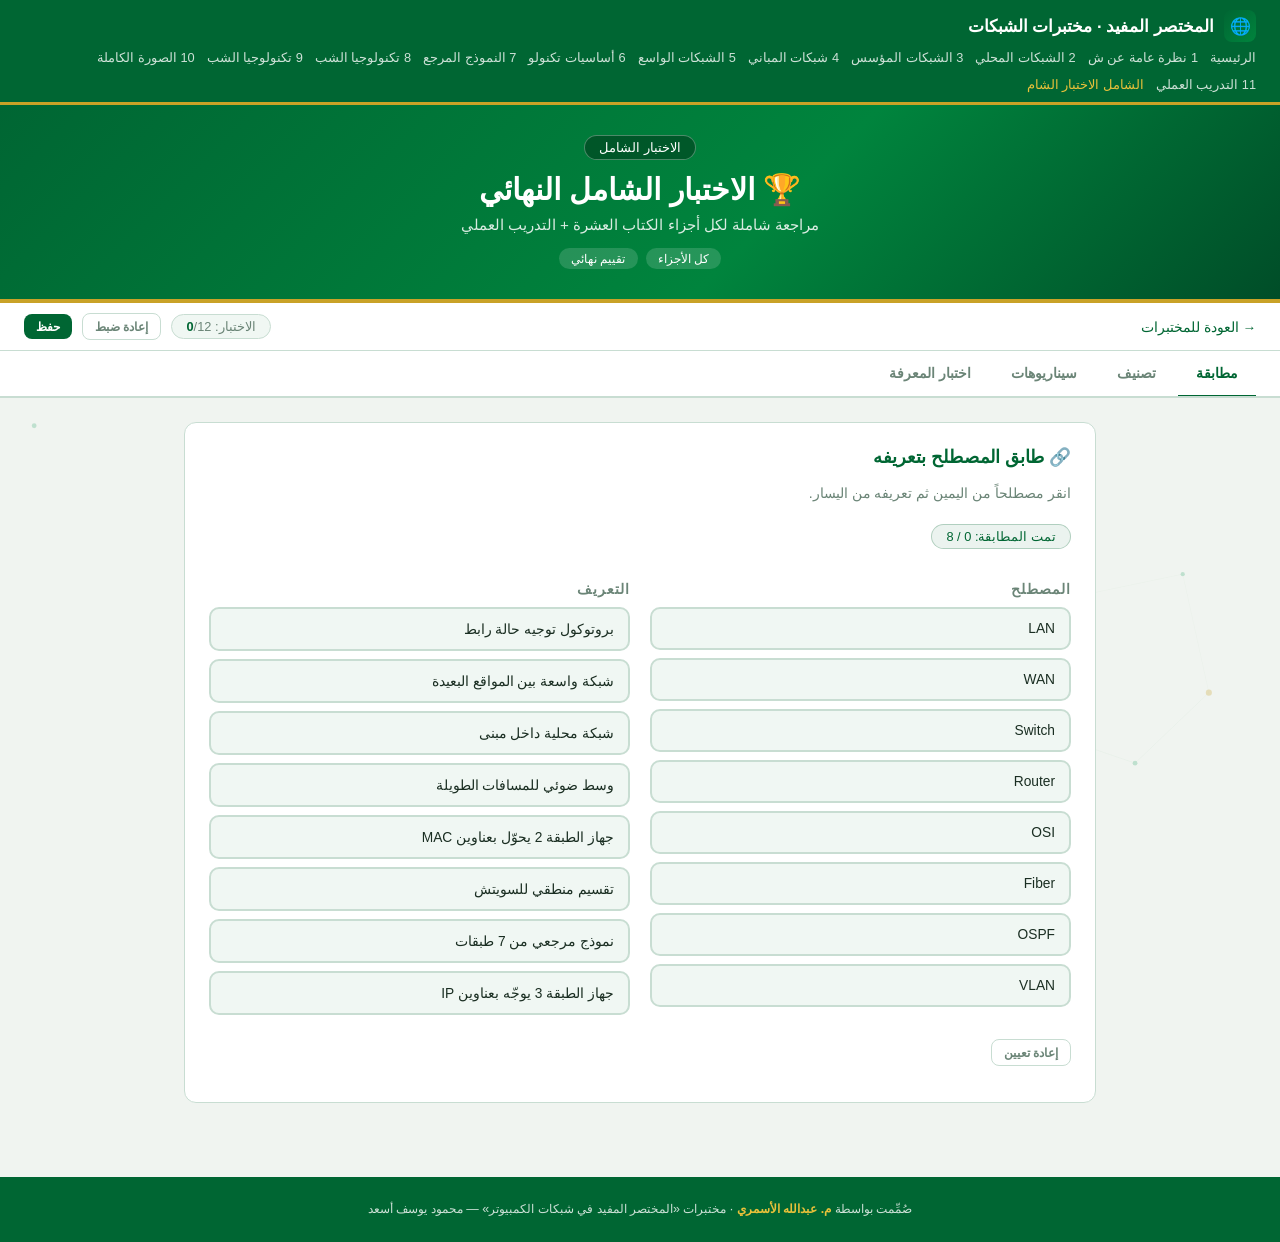
<file: labs/networks/capstone.html>
<!DOCTYPE html>
<html lang="ar" dir="rtl">
<head>
<meta charset="UTF-8">
<meta name="viewport" content="width=device-width, initial-scale=1.0">
<title>الاختبار الشامل – الاختبار الشامل النهائي | المختصر المفيد</title>
<style>
#net-canvas{position:fixed;top:0;left:0;width:100%;height:100%;z-index:0;pointer-events:none;opacity:.45}
*{box-sizing:border-box;margin:0;padding:0}
:root{--bg:#f0f4f0;--surface:#fff;--surface2:#f0f7f3;--surface3:#e0ede6;--accent:#006633;--accent2:#00843d;--text:#1a2e22;--text2:#6b8577;--border:#c8ddd2;--success:#10b981;--error:#ef4444;--radius:12px}
body{background:var(--bg);color:var(--text);font-family:'Segoe UI',Tahoma,Arial,sans-serif;min-height:100vh;direction:rtl}
a{color:var(--accent);text-decoration:none}
.topbar{position:relative;z-index:5;background:#006633;border-bottom:3px solid #c9a227;padding:10px 24px;display:flex;align-items:center;justify-content:space-between;flex-wrap:wrap;gap:8px}
.topbar-brand{display:flex;align-items:center;gap:10px;font-weight:700;font-size:1.05rem;color:#fff}
.topbar-brand .logo{width:32px;height:32px;background:linear-gradient(135deg,var(--accent),var(--accent2));border-radius:8px;display:flex;align-items:center;justify-content:center}
.topbar-links{display:flex;gap:12px;font-size:.8rem;flex-wrap:wrap}
.topbar-links a{color:rgba(255,255,255,.8);transition:color .2s}
.topbar-links a:hover{color:#e8c13a}
.lab-header{position:relative;z-index:5;background:linear-gradient(135deg,#006633 0%,#00843d 60%,#004d28 100%);padding:30px 24px;text-align:center;border-bottom:4px solid #c9a227}
.lab-badge{display:inline-block;background:rgba(0,0,0,.3);border:1px solid rgba(255,255,255,.3);color:#fff;padding:4px 14px;border-radius:20px;font-size:.8rem;margin-bottom:12px}
.lab-header h1{font-size:1.9rem;font-weight:800;color:#fff;margin-bottom:8px}
.lab-header p{color:rgba(255,255,255,.85);font-size:.95rem}
.chapter-tags{display:flex;flex-wrap:wrap;gap:8px;justify-content:center;margin-top:14px}
.chapter-tag{background:rgba(255,255,255,.15);color:#fff;padding:3px 12px;border-radius:20px;font-size:.78rem}
.nav-bar{position:relative;z-index:5;background:var(--surface);border-bottom:1px solid var(--border);padding:10px 24px;display:flex;align-items:center;justify-content:space-between;flex-wrap:wrap;gap:8px}
.back-link{color:var(--accent);font-size:.85rem}
.tabs-wrapper{position:relative;z-index:5;background:var(--surface);border-bottom:2px solid var(--border);padding:0 24px;display:flex;gap:4px;overflow-x:auto}
.tab-btn{padding:14px 18px;border:none;background:none;color:var(--text2);cursor:pointer;font-size:.88rem;font-weight:600;border-bottom:3px solid transparent;margin-bottom:-2px;white-space:nowrap;transition:all .2s}
.tab-btn.active{color:var(--accent);border-bottom-color:var(--accent)}
.tab-btn:hover:not(.active){color:var(--text)}
.container{position:relative;z-index:5;max-width:960px;margin:0 auto;padding:24px}
.tab-content{display:none}
.tab-content.active{display:block}
.card{background:var(--surface);border:1px solid var(--border);border-radius:var(--radius);padding:24px;margin-bottom:20px}
.card h2{font-size:1.1rem;margin-bottom:14px;color:var(--accent)}
.card h3{font-size:.95rem;margin-bottom:10px;color:var(--accent)}
.subtitle{color:var(--text2);font-size:.88rem;margin-bottom:18px;line-height:1.7}
.btn{padding:9px 20px;border:none;border-radius:8px;font-size:.88rem;cursor:pointer;transition:all .2s;font-weight:600}
.btn-primary{background:var(--accent);color:#fff}
.btn-primary:hover{background:var(--accent2)}
.btn-ghost{background:transparent;border:1px solid var(--border);color:var(--text2)}
.btn-ghost:hover{border-color:var(--accent);color:var(--text)}
.btn-sm{padding:5px 12px;font-size:.78rem}
.alert{padding:12px 16px;border-radius:8px;margin:10px 0;font-size:.88rem;line-height:1.6}
.alert-success{background:rgba(16,185,129,.12);border:1px solid rgba(16,185,129,.35);color:#065f46}
.alert-warn{background:rgba(245,158,11,.12);border:1px solid rgba(245,158,11,.35);color:#7a6010}
.alert-danger{background:rgba(239,68,68,.1);border:1px solid rgba(239,68,68,.3);color:#7f1d1d}
.score-badge{display:inline-block;background:rgba(0,102,51,.08);border:1px solid rgba(0,102,51,.25);border-radius:20px;padding:4px 14px;font-size:.8rem;color:var(--accent);margin-bottom:16px}
.score-chip{background:var(--surface2);border:1px solid var(--border);border-radius:20px;padding:4px 14px;font-size:.8rem;color:var(--text2)}
.score-chip span{color:var(--accent);font-weight:700}
.match-container{display:grid;grid-template-columns:1fr 1fr;gap:20px;margin:16px 0}
.match-col h4{font-size:.85rem;color:var(--text2);margin-bottom:10px;letter-spacing:1px}
.match-item{background:var(--surface2);border:2px solid var(--border);border-radius:10px;padding:12px 14px;margin-bottom:8px;cursor:pointer;transition:all .2s;font-size:.86rem;user-select:none}
.match-item:hover{border-color:var(--accent)}
.match-item.selected{border-color:var(--accent);background:rgba(0,102,51,.08);color:var(--accent)}
.match-item.matched{border-color:var(--success);background:rgba(16,185,129,.12);color:#065f46;cursor:default}
.match-item.wrong-match{border-color:var(--error);background:rgba(239,68,68,.1);animation:shake .3s}
@keyframes shake{0%,100%{transform:translateX(0)}25%{transform:translateX(-6px)}75%{transform:translateX(6px)}}
table{width:100%;border-collapse:collapse;font-size:.88rem}
th{background:var(--surface2);padding:10px 12px;text-align:right;color:var(--text2);font-weight:600;border-bottom:2px solid var(--border)}
td{padding:10px 12px;border-bottom:1px solid var(--border);vertical-align:middle}
tr:hover td{background:rgba(0,102,51,.04)}
select{background:var(--surface2);border:1px solid var(--border);border-radius:6px;color:var(--text);padding:6px 10px;font-size:.85rem;cursor:pointer;width:100%}
select:focus{outline:none;border-color:var(--accent)}
.quiz-q{margin-bottom:24px}
.quiz-q p{font-weight:600;margin-bottom:12px;line-height:1.5}
.quiz-opt{background:var(--surface2);border:1px solid var(--border);border-radius:8px;padding:11px 16px;cursor:pointer;transition:all .2s;font-size:.88rem;text-align:right;width:100%;margin-bottom:8px;color:var(--text);display:block}
.quiz-opt:hover{border-color:var(--accent)}
.quiz-opt.correct{border-color:var(--success);background:rgba(16,185,129,.12);color:#065f46}
.quiz-opt.incorrect{border-color:var(--error);background:rgba(239,68,68,.1);color:#7f1d1d}
.quiz-opt:disabled{cursor:default}
.prog-wrap{background:var(--surface3);border-radius:20px;height:8px;margin:8px 0;overflow:hidden}
.prog-fill{height:100%;border-radius:20px;background:linear-gradient(90deg,#006633,#00843d);transition:width .4s}
.net-grid{display:grid;grid-template-columns:repeat(auto-fill,minmax(170px,1fr));gap:14px;margin:16px 0}
.scenario-card{background:var(--surface2);border:2px solid var(--border);border-radius:10px;padding:18px;text-align:center;cursor:pointer;transition:all .2s}
.scenario-card:hover{border-color:var(--accent)}
.scenario-card.selected{border-color:var(--success);background:rgba(16,185,129,.1)}
.scenario-card.wrong{border-color:var(--error);background:rgba(239,68,68,.08)}
.scenario-icon{font-size:1.9rem;margin-bottom:8px}
.scenario-name{font-weight:700;margin-bottom:4px}
.scenario-desc{font-size:.74rem;color:var(--text2);line-height:1.4}
.correct-row td{background:rgba(16,185,129,.1)!important}
.wrong-row td{background:rgba(239,68,68,.08)!important}
@media(max-width:600px){.match-container{grid-template-columns:1fr}.net-grid{grid-template-columns:1fr 1fr}}
footer{position:relative;z-index:5;background:#006633;padding:20px 30px;text-align:center;margin-top:30px}
footer p{color:rgba(255,255,255,.8);font-size:.78rem;line-height:2}
footer strong{color:#e8c13a}

</style>
</head>
<body>
<canvas id="net-canvas"></canvas>
<div class="topbar">
  <div class="topbar-brand"><div class="logo">🌐</div>المختصر المفيد · مختبرات الشبكات</div>
  <div class="topbar-links">
    <a href="index.html">الرئيسية</a>
    <a href="part01-overview.html">1 نظرة عامة عن ش</a>
    <a href="part02-lan-ethernet.html">2 الشبكات المحلي</a>
    <a href="part03-enterprise-fiber.html">3 الشبكات المؤسس</a>
    <a href="part04-campus.html">4 شبكات المباني </a>
    <a href="part05-wan-physical.html">5 الشبكات الواسع</a>
    <a href="part06-basics.html">6 أساسيات تكنولو</a>
    <a href="part07-osi.html">7 النموذج المرجع</a>
    <a href="part08-lan-tech.html">8 تكنولوجيا الشب</a>
    <a href="part09-wan-tech.html">9 تكنولوجيا الشب</a>
    <a href="part10-all-together.html">10 الصورة الكاملة</a>
    <a href="part11-practical.html">11 التدريب العملي</a>
    <a href="capstone.html" style="color:#e8c13a">الشامل الاختبار الشام</a>
  </div>
</div>
<div class="lab-header">
  <div class="lab-badge">الاختبار الشامل</div>
  <h1>🏆 الاختبار الشامل النهائي</h1>
  <p>مراجعة شاملة لكل أجزاء الكتاب العشرة + التدريب العملي</p>
  <div class="chapter-tags"><span class="chapter-tag">كل الأجزاء</span><span class="chapter-tag">تقييم نهائي</span></div>
</div>
<div class="nav-bar">
  <a href="index.html" class="back-link">→ العودة للمختبرات</a>
  <div style="display:flex;align-items:center;gap:10px">
    <span class="score-chip">الاختبار: <span id="stotal">0</span>/12</span>
    <button class="btn btn-ghost btn-sm" onclick="resetAll()">إعادة ضبط</button>
    <button class="btn btn-primary btn-sm" onclick="saveScore()">حفظ</button>
  </div>
</div>
<div class="tabs-wrapper">
  <button class="tab-btn active" onclick="switchTab(this,'0')">مطابقة</button>
  <button class="tab-btn" onclick="switchTab(this,'1')">تصنيف</button>
  <button class="tab-btn" onclick="switchTab(this,'2')">سيناريوهات</button>
  <button class="tab-btn" onclick="switchTab(this,'3')">اختبار المعرفة</button>
</div>
<div class="tab-content active" id="tab0"><div class="container"><div class="card">
  <h2>🔗 طابق المصطلح بتعريفه</h2><p class="subtitle">انقر مصطلحاً من اليمين ثم تعريفه من اليسار.</p>
  <div class="score-badge" id="m-score">تمت المطابقة: 0 / 0</div>
  <div class="match-container"><div><div class="match-col"><h4>المصطلح</h4></div><div id="m-left"></div></div><div><div class="match-col"><h4>التعريف</h4></div><div id="m-right"></div></div></div>
  <button class="btn btn-ghost btn-sm" onclick="buildMatch()">إعادة تعيين</button><div id="m-feedback" style="margin-top:12px"></div>
</div></div></div>
<div class="tab-content" id="tab1"><div class="container"><div class="card">
  <h2>🔍 صنّف كل بند</h2><p class="subtitle">اختر التصنيف الصحيح لكل بند.</p>
  <table><thead><tr><th>البند</th><th>التصنيف</th><th>الحالة</th></tr></thead><tbody id="t-tbody"></tbody></table>
  <div style="margin-top:16px;display:flex;gap:10px;flex-wrap:wrap"><button class="btn btn-primary" onclick="checkTable()">تحقق</button><button class="btn btn-ghost btn-sm" onclick="buildTable()">إعادة تعيين</button></div>
  <div id="t-feedback" style="margin-top:12px"></div>
</div></div></div>
<div class="tab-content" id="tab2"><div class="container"><div class="card">
  <h2>🗺️ سيناريوهات عملية</h2><p class="subtitle">اختر الإجابة المناسبة لكل سيناريو.</p>
  <div class="score-badge" id="s-score">النتيجة: 0 / 0</div>
  <h3 id="s-num">السيناريو 1</h3><p id="s-q" style="margin:12px 0;line-height:1.7"></p>
  <div class="net-grid" id="s-options"></div><div id="s-feedback" style="margin-top:12px"></div>
  <button class="btn btn-primary" id="s-next" onclick="nextScenario()" style="margin-top:16px;display:none">التالي ←</button>
</div></div></div>

<div class="tab-content" id="tab3"><div class="container"><div class="card">
  <h2>📝 اختبار المعرفة</h2><p class="subtitle">12 أسئلة. تُحفظ نتيجتك تلقائياً.</p>
  <div class="score-badge" id="quiz-score">النتيجة: 0 / 12</div>
  <div class="prog-wrap"><div class="prog-fill" id="quiz-prog" style="width:0%"></div></div><div id="quiz-container"></div>
</div></div></div>
<footer><p>صُمِّمت بواسطة <strong>م. عبدالله الأسمري</strong> · مختبرات «المختصر المفيد في شبكات الكمبيوتر» — محمود يوسف أسعد</p></footer>
<script>
var LAB_ID="net_cap";
var MATCH=[{"a":"LAN","b":"شبكة محلية داخل مبنى"},{"a":"WAN","b":"شبكة واسعة بين المواقع البعيدة"},{"a":"Switch","b":"جهاز الطبقة 2 يحوّل بعناوين MAC"},{"a":"Router","b":"جهاز الطبقة 3 يوجّه بعناوين IP"},{"a":"OSI","b":"نموذج مرجعي من 7 طبقات"},{"a":"Fiber","b":"وسط ضوئي للمسافات الطويلة"},{"a":"OSPF","b":"بروتوكول توجيه حالة رابط"},{"a":"VLAN","b":"تقسيم منطقي للسويتش"}];
var TABLE=[{"item":"عنوان MAC — الطبقة","ans":"2","opts":["1","2","3"]},{"item":"عنوان IP — الطبقة","ans":"3","opts":["2","3","4"]},{"item":"موصل النحاس","ans":"RJ-45","opts":["RJ-45","LC","BNC"]},{"item":"منفذ WAN التقليدي","ans":"Serial","opts":["Serial","Console","USB"]},{"item":"يعتمد عدد القفزات","ans":"RIP","opts":["RIP","OSPF","EIGRP"]},{"item":"المضيفون في /26","ans":"62","opts":["30","62","126"]}];
var SCEN=[{"q":"مدرسة تربط 40 جهازاً في مبنى وتفصل المعامل عن الإدارة منطقياً. الحل الأمثل؟","ans":"Switch + VLANs","opts":[{"n":"Switch + VLANs","i":"🔀","d":""},{"n":"Hub فقط","i":"🔁","d":""},{"n":"WAN","i":"🌍","d":""},{"n":"Crossover","i":"❎","d":""}],"explain":"سويتش مع VLANs يربط الأجهزة ويفصل الأقسام منطقياً."},{"q":"ربط مبنيين تفصلهما 2 كم بأعلى سرعة. ما الوسط؟","ans":"Single-Mode Fiber","opts":[{"n":"UTP","i":"🟫","d":""},{"n":"Single-Mode Fiber","i":"🔦","d":""},{"n":"Coaxial","i":"🟠","d":""},{"n":"Wi-Fi","i":"📶","d":""}],"explain":"المسافات الطويلة تتطلب فايبر أحادي النمط."},{"q":"جهاز يصل للأجهزة المحلية لكن لا يصل للإنترنت. الأرجح المشكلة في؟","ans":"البوابة/الراوتر","opts":[{"n":"الكابل","i":"🧵","d":""},{"n":"البوابة/الراوتر","i":"🚪","d":""},{"n":"VLAN","i":"🏷️","d":""},{"n":"MAC","i":"🔖","d":""}],"explain":"وصول محلي بلا إنترنت يشير لمشكلة البوابة/التوجيه."},{"q":"تريد رابطاً مخصّصاً دائماً بين فرعين. ما الخيار؟","ans":"Leased Line","opts":[{"n":"Leased Line","i":"📌","d":""},{"n":"DSL","i":"🏠","d":""},{"n":"Wi-Fi","i":"📶","d":""},{"n":"PAN","i":"📱","d":""}],"explain":"الخط المحجوز رابط دائم مخصّص."}];
var QUIZ=[{"q":"كم طبقة في OSI؟","opts":["4","5","7","9"],"ans":2,"exp":"سبع."},{"q":"السويتش في الطبقة؟","opts":["1","2","3","4"],"ans":1,"exp":"الطبقة 2."},{"q":"الراوتر يوجّه حسب؟","opts":["MAC","IP","VLAN","المنفذ"],"ans":1,"exp":"عناوين IP."},{"q":"موصل النحاس؟","opts":["RJ-45","LC","SC","ST"],"ans":0,"exp":"RJ-45."},{"q":"منفذ WAN التقليدي؟","opts":["Console","Serial","USB","HDMI"],"ans":1,"exp":"Serial."},{"q":"TCP مقابل UDP؟","opts":["كلاهما غير موثوق","TCP موثوق وUDP سريع","UDP موثوق","لا فرق"],"ans":1,"exp":"TCP موثوق، UDP سريع."},{"q":"المضيفون في /24؟","opts":["254","256","128","62"],"ans":0,"exp":"254."},{"q":"PPP يدعم؟","opts":["المصادقة على WAN","التبديل","الطباعة","التشفير الكامل للقرص"],"ans":0,"exp":"المصادقة."},{"q":"الفايبر يتميّز بـ؟","opts":["تأثره بالتشويش","مناعة ضد EMI ومسافات","قصر المدى","بطء"],"ans":1,"exp":"مناعة وسرعة ومسافات."},{"q":"VLAN تعطينا؟","opts":["تصادمات","فصل منطقي وأمان","إبطاء","حذف عناوين"],"ans":1,"exp":"فصل منطقي."},{"q":"RIP يعتمد؟","opts":["الكلفة","عدد القفزات","حالة الرابط","عشوائي"],"ans":1,"exp":"عدد القفزات."},{"q":"أمن المعلومات يهدف لـ؟","opts":["السرية والسلامة والإتاحة","السرعة فقط","اللون","لا شيء"],"ans":0,"exp":"CIA Triad."}];
function switchTab(btn,id){
  var cs=document.querySelectorAll('.tab-content');
  for(var i=0;i<cs.length;i++)cs[i].classList.remove('active');
  var t=document.getElementById('tab'+id);if(t)t.classList.add('active');
  var bs=document.querySelectorAll('.tab-btn');
  for(var j=0;j<bs.length;j++)bs[j].classList.remove('active');
  if(btn)btn.classList.add('active');
}

/* مطابقة */
var mSel=null,mDone=0;
function buildMatch(){
  if(typeof MATCH==='undefined'||!MATCH.length)return;
  mSel=null;mDone=0;
  var right=MATCH.slice().sort(function(){return Math.random()-0.5;});
  document.getElementById('m-left').innerHTML=MATCH.map(function(d,i){return '<div class="match-item" id="ml-'+i+'" onclick="mPickL('+i+')">'+d.a+'</div>';}).join('');
  document.getElementById('m-right').innerHTML=right.map(function(d,i){return '<div class="match-item" id="mr-'+i+'" data-b="'+encodeURIComponent(d.b)+'" onclick="mPickR('+i+')">'+d.b+'</div>';}).join('');
  document.getElementById('m-score').textContent='تمت المطابقة: 0 / '+MATCH.length;
  document.getElementById('m-feedback').innerHTML='';
}
function mPickL(i){var l=document.querySelectorAll('#m-left .match-item');for(var k=0;k<l.length;k++)l[k].classList.remove('selected');document.getElementById('ml-'+i).classList.add('selected');mSel=i;}
function mPickR(i){
  if(mSel===null)return;
  var r=document.getElementById('mr-'+i),b=decodeURIComponent(r.getAttribute('data-b'));
  if(b===MATCH[mSel].b){
    var l=document.getElementById('ml-'+mSel);l.classList.remove('selected');l.classList.add('matched');l.style.pointerEvents='none';
    r.classList.add('matched');r.style.pointerEvents='none';mDone++;
    document.getElementById('m-score').textContent='تمت المطابقة: '+mDone+' / '+MATCH.length;
    if(mDone===MATCH.length)document.getElementById('m-feedback').innerHTML='<div class="alert alert-success">🎉 ممتاز! طابقت الكل بشكل صحيح.</div>';
  }else{
    var l2=document.getElementById('ml-'+mSel);l2.classList.add('wrong-match');r.classList.add('wrong-match');
    (function(l2,r){setTimeout(function(){l2.classList.remove('wrong-match','selected');r.classList.remove('wrong-match');},700);})(l2,r);
  }
  mSel=null;
}

/* تصنيف */
function buildTable(){
  if(typeof TABLE==='undefined'||!TABLE.length)return;
  document.getElementById('t-tbody').innerHTML=TABLE.map(function(d,i){
    return '<tr id="tr-'+i+'"><td style="font-weight:600">'+d.item+'</td><td><select id="ts-'+i+'"><option value="">-- اختر --</option>'+d.opts.map(function(o){return '<option value="'+o+'">'+o+'</option>';}).join('')+'</select></td><td id="tc-'+i+'" style="font-size:.8rem"></td></tr>';
  }).join('');
  document.getElementById('t-feedback').innerHTML='';
}
function checkTable(){
  var ok=0;
  TABLE.forEach(function(d,i){
    var s=document.getElementById('ts-'+i),row=document.getElementById('tr-'+i),c=document.getElementById('tc-'+i);
    if(!s.value){c.textContent='—';row.className='';return;}
    if(s.value===d.ans){ok++;row.className='correct-row';c.innerHTML='<span style="color:#065f46">✓ صحيح</span>';}
    else{row.className='wrong-row';c.innerHTML='<span style="color:#7f1d1d">✗ الصحيح: '+d.ans+'</span>';}
  });
  document.getElementById('t-feedback').innerHTML='<div class="alert '+(ok===TABLE.length?'alert-success':'alert-warn')+'">النتيجة: '+ok+' / '+TABLE.length+'</div>';
}

/* سيناريوهات */
var sIdx=0,sOk=0;
function loadScenario(){
  if(typeof SCEN==='undefined'||!SCEN.length)return;
  var s=SCEN[sIdx];
  document.getElementById('s-num').textContent='السيناريو '+(sIdx+1)+' من '+SCEN.length;
  document.getElementById('s-q').textContent=s.q;
  document.getElementById('s-feedback').innerHTML='';
  document.getElementById('s-next').style.display='none';
  document.getElementById('s-options').innerHTML=s.opts.map(function(o){return '<div class="scenario-card" onclick="pickScenario(\''+o.n+'\')"><div class="scenario-icon">'+o.i+'</div><div class="scenario-name">'+o.n+'</div><div class="scenario-desc">'+o.d+'</div></div>';}).join('');
  document.getElementById('s-score').textContent='النتيجة: '+sOk+' / '+Math.min(sIdx,SCEN.length);
}
function pickScenario(ch){
  var s=SCEN[sIdx],cards=document.querySelectorAll('#s-options .scenario-card');
  for(var k=0;k<cards.length;k++){cards[k].style.pointerEvents='none';var nm=cards[k].querySelector('.scenario-name').textContent;if(nm===s.ans)cards[k].classList.add('selected');else if(nm===ch&&ch!==s.ans)cards[k].classList.add('wrong');}
  if(ch===s.ans)sOk++;
  document.getElementById('s-feedback').innerHTML='<div class="alert '+(ch===s.ans?'alert-success':'alert-danger')+'">'+(ch===s.ans?'✅ صحيح! ':'❌ غير صحيح. ')+s.explain+'</div>';
  document.getElementById('s-next').style.display='inline-block';
  document.getElementById('s-score').textContent='النتيجة: '+sOk+' / '+(sIdx+1);
}
function nextScenario(){
  sIdx++;
  if(sIdx>=SCEN.length){
    document.getElementById('s-options').innerHTML='';document.getElementById('s-q').textContent='';
    document.getElementById('s-num').textContent='اكتمل القسم!';
    document.getElementById('s-feedback').innerHTML='<div class="alert alert-success">حصلت على '+sOk+'/'+SCEN.length+'.<br><button class="btn btn-ghost btn-sm" onclick="sIdx=0;sOk=0;loadScenario()" style="margin-top:10px">إعادة المحاولة</button></div>';
    return;
  }
  loadScenario();
}

/* الاختبار */
var qScore=0,qAns=0;
function buildQuiz(){
  if(typeof QUIZ==='undefined'||!QUIZ.length)return;
  document.getElementById('quiz-container').innerHTML=QUIZ.map(function(q,i){return '<div class="quiz-q" id="qq-'+i+'"><p>'+(i+1)+'. '+q.q+'</p>'+q.opts.map(function(o,j){return '<button class="quiz-opt" onclick="answerQuiz('+i+','+j+')">'+o+'</button>';}).join('')+'<div id="qfb-'+i+'" style="margin-top:6px"></div></div>';}).join('');
}
function answerQuiz(qi,oi){
  var q=QUIZ[qi],btns=document.querySelectorAll('#qq-'+qi+' .quiz-opt');
  for(var k=0;k<btns.length;k++)btns[k].disabled=true;
  btns[q.ans].classList.add('correct');
  if(oi!==q.ans)btns[oi].classList.add('incorrect');else qScore++;
  qAns++;
  document.getElementById('qfb-'+qi).innerHTML='<div class="alert '+(oi===q.ans?'alert-success':'alert-danger')+'" style="font-size:.82rem">'+(oi===q.ans?'✅ صحيح! ':'❌ غير صحيح. ')+q.exp+'</div>';
  document.getElementById('quiz-score').textContent='النتيجة: '+qScore+' / '+QUIZ.length;
  document.getElementById('quiz-prog').style.width=(qAns/QUIZ.length*100)+'%';
  if(qAns===QUIZ.length){
    var pct=Math.round(qScore/QUIZ.length*100);
    localStorage.setItem(LAB_ID,JSON.stringify({score:qScore,total:QUIZ.length,pct:pct}));
    document.getElementById('stotal').textContent=qScore+'/'+QUIZ.length;
    document.getElementById('quiz-container').insertAdjacentHTML('beforeend','<div class="alert '+(pct>=90?'alert-success':pct>=60?'alert-warn':'alert-danger')+'" style="margin-top:20px;font-weight:700">🎓 انتهى الاختبار! نتيجتك: '+qScore+'/'+QUIZ.length+' ('+pct+'%) — '+(pct>=90?'ممتاز 🏆':pct>=75?'جيد جداً ⭐':pct>=60?'جيد ✓':'يحتاج مراجعة 📖')+'<br><a href="index.html" style="color:var(--accent);font-size:.85rem;display:inline-block;margin-top:8px">← العودة للمختبرات</a></div>');
  }
}
function resetAll(){localStorage.removeItem(LAB_ID);location.reload();}
function saveScore(){if(qAns>0){var pct=Math.round(qScore/QUIZ.length*100);localStorage.setItem(LAB_ID,JSON.stringify({score:qScore,total:QUIZ.length,pct:pct}));document.getElementById('stotal').textContent=qScore+'/'+QUIZ.length;}}

/* حاسبة التقسيم */
function ipToInt(ip){return ip.split('.').reduce(function(a,o){return(a<<8)+(+o);},0)>>>0;}
function intToIp(n){return [24,16,8,0].map(function(s){return(n>>>s)&255;}).join('.');}
function calcSubnet(){
  var el=document.getElementById('ip-in');if(!el)return;
  var ip=el.value.trim(),p=parseInt(document.getElementById('pfx-in').value,10),out=document.getElementById('calc-out');
  var parts=ip.split('.');
  if(parts.length!==4||parts.some(function(o){return o===''||isNaN(o)||+o<0||+o>255;})||isNaN(p)||p<1||p>32){out.innerHTML='<div class="alert alert-danger">⚠️ أدخل عنوان IP صحيحاً وبادئة بين 1 و32.</div>';return;}
  var mask=p===0?0:(0xFFFFFFFF<<(32-p))>>>0,ipi=ipToInt(ip),net=(ipi&mask)>>>0,bc=(net|(~mask>>>0))>>>0;
  var hosts=p>=31?0:Math.pow(2,32-p)-2,first=p>=31?net:net+1,last=p>=31?bc:bc-1;
  out.innerHTML='<table><tr><td style="font-weight:600">القناع (Mask)</td><td>'+intToIp(mask)+' (/'+p+')</td></tr>'+
    '<tr><td style="font-weight:600">عنوان الشبكة</td><td>'+intToIp(net)+'</td></tr>'+
    '<tr><td style="font-weight:600">عنوان البث</td><td>'+intToIp(bc)+'</td></tr>'+
    '<tr><td style="font-weight:600">أول مضيف صالح</td><td>'+(hosts?intToIp(first):'—')+'</td></tr>'+
    '<tr><td style="font-weight:600">آخر مضيف صالح</td><td>'+(hosts?intToIp(last):'—')+'</td></tr>'+
    '<tr><td style="font-weight:600">عدد المضيفين الصالحين</td><td style="color:var(--accent);font-weight:700">'+hosts+'</td></tr></table>';
}

/* تشغيل */
buildMatch();buildTable();loadScenario();buildQuiz();
(function(){var s=JSON.parse(localStorage.getItem(LAB_ID)||'null');if(s&&document.getElementById('stotal'))document.getElementById('stotal').textContent=s.score+'/'+s.total;})();
(function(){var c=document.getElementById('net-canvas');if(!c)return;var ctx=c.getContext('2d'),W,H,nodes=[],N=42,D=150;
function rs(){W=c.width=innerWidth;H=c.height=innerHeight;}rs();window.addEventListener('resize',function(){rs();init();});
function Nd(){this.x=Math.random()*W;this.y=Math.random()*H;this.vx=(Math.random()-.5)*.35;this.vy=(Math.random()-.5)*.35;this.r=Math.random()*2+1.5;this.g=Math.random()<.12;}
function init(){nodes=[];for(var i=0;i<N;i++)nodes.push(new Nd());}init();
function draw(){ctx.clearRect(0,0,W,H);for(var i=0;i<nodes.length;i++){var a=nodes[i];for(var j=i+1;j<nodes.length;j++){var b=nodes[j],dx=a.x-b.x,dy=a.y-b.y,d=Math.sqrt(dx*dx+dy*dy);if(d<D){ctx.beginPath();ctx.strokeStyle='rgba(0,150,80,'+(1-d/D)*.3+')';ctx.lineWidth=.7;ctx.moveTo(a.x,a.y);ctx.lineTo(b.x,b.y);ctx.stroke();}}}
for(var i=0;i<nodes.length;i++){var n=nodes[i];ctx.beginPath();ctx.arc(n.x,n.y,n.r,0,Math.PI*2);ctx.fillStyle=n.g?'rgba(201,162,39,.6)':'rgba(0,150,80,.45)';ctx.fill();n.x+=n.vx;n.y+=n.vy;if(n.x<0||n.x>W)n.vx*=-1;if(n.y<0||n.y>H)n.vy*=-1;}requestAnimationFrame(draw);}draw();})();


</script>
</body>
</html>
</file>
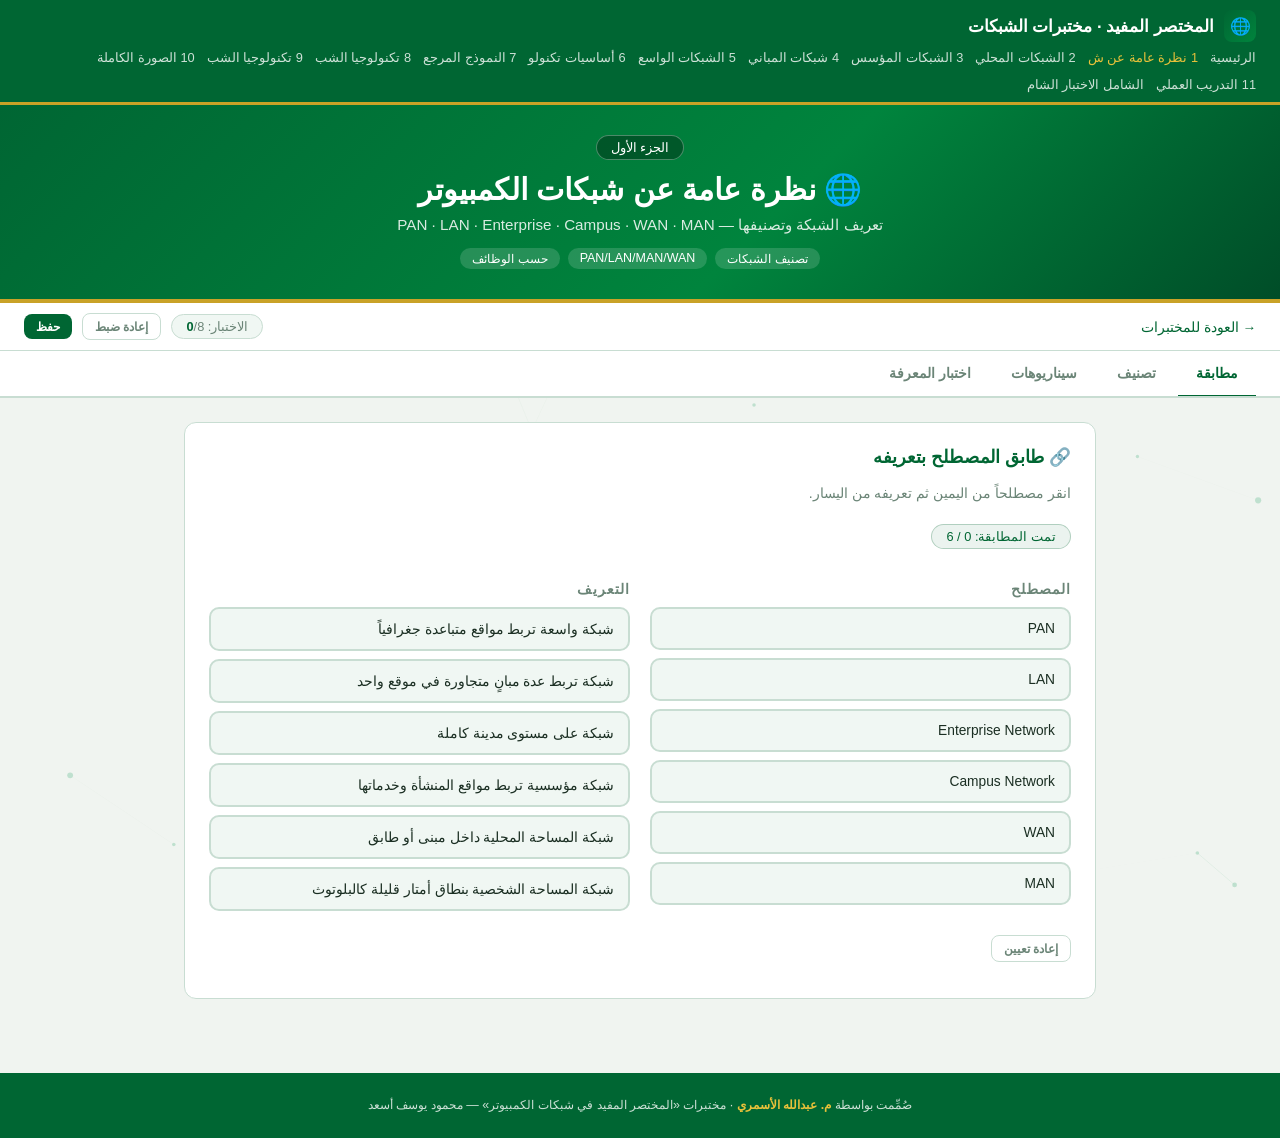
<file: labs/networks/part01-overview.html>
<!DOCTYPE html>
<html lang="ar" dir="rtl">
<head>
<meta charset="UTF-8">
<meta name="viewport" content="width=device-width, initial-scale=1.0">
<title>الجزء الأول – نظرة عامة عن شبكات الكمبيوتر | المختصر المفيد</title>
<style>
#net-canvas{position:fixed;top:0;left:0;width:100%;height:100%;z-index:0;pointer-events:none;opacity:.45}
*{box-sizing:border-box;margin:0;padding:0}
:root{--bg:#f0f4f0;--surface:#fff;--surface2:#f0f7f3;--surface3:#e0ede6;--accent:#006633;--accent2:#00843d;--text:#1a2e22;--text2:#6b8577;--border:#c8ddd2;--success:#10b981;--error:#ef4444;--radius:12px}
body{background:var(--bg);color:var(--text);font-family:'Segoe UI',Tahoma,Arial,sans-serif;min-height:100vh;direction:rtl}
a{color:var(--accent);text-decoration:none}
.topbar{position:relative;z-index:5;background:#006633;border-bottom:3px solid #c9a227;padding:10px 24px;display:flex;align-items:center;justify-content:space-between;flex-wrap:wrap;gap:8px}
.topbar-brand{display:flex;align-items:center;gap:10px;font-weight:700;font-size:1.05rem;color:#fff}
.topbar-brand .logo{width:32px;height:32px;background:linear-gradient(135deg,var(--accent),var(--accent2));border-radius:8px;display:flex;align-items:center;justify-content:center}
.topbar-links{display:flex;gap:12px;font-size:.8rem;flex-wrap:wrap}
.topbar-links a{color:rgba(255,255,255,.8);transition:color .2s}
.topbar-links a:hover{color:#e8c13a}
.lab-header{position:relative;z-index:5;background:linear-gradient(135deg,#006633 0%,#00843d 60%,#004d28 100%);padding:30px 24px;text-align:center;border-bottom:4px solid #c9a227}
.lab-badge{display:inline-block;background:rgba(0,0,0,.3);border:1px solid rgba(255,255,255,.3);color:#fff;padding:4px 14px;border-radius:20px;font-size:.8rem;margin-bottom:12px}
.lab-header h1{font-size:1.9rem;font-weight:800;color:#fff;margin-bottom:8px}
.lab-header p{color:rgba(255,255,255,.85);font-size:.95rem}
.chapter-tags{display:flex;flex-wrap:wrap;gap:8px;justify-content:center;margin-top:14px}
.chapter-tag{background:rgba(255,255,255,.15);color:#fff;padding:3px 12px;border-radius:20px;font-size:.78rem}
.nav-bar{position:relative;z-index:5;background:var(--surface);border-bottom:1px solid var(--border);padding:10px 24px;display:flex;align-items:center;justify-content:space-between;flex-wrap:wrap;gap:8px}
.back-link{color:var(--accent);font-size:.85rem}
.tabs-wrapper{position:relative;z-index:5;background:var(--surface);border-bottom:2px solid var(--border);padding:0 24px;display:flex;gap:4px;overflow-x:auto}
.tab-btn{padding:14px 18px;border:none;background:none;color:var(--text2);cursor:pointer;font-size:.88rem;font-weight:600;border-bottom:3px solid transparent;margin-bottom:-2px;white-space:nowrap;transition:all .2s}
.tab-btn.active{color:var(--accent);border-bottom-color:var(--accent)}
.tab-btn:hover:not(.active){color:var(--text)}
.container{position:relative;z-index:5;max-width:960px;margin:0 auto;padding:24px}
.tab-content{display:none}
.tab-content.active{display:block}
.card{background:var(--surface);border:1px solid var(--border);border-radius:var(--radius);padding:24px;margin-bottom:20px}
.card h2{font-size:1.1rem;margin-bottom:14px;color:var(--accent)}
.card h3{font-size:.95rem;margin-bottom:10px;color:var(--accent)}
.subtitle{color:var(--text2);font-size:.88rem;margin-bottom:18px;line-height:1.7}
.btn{padding:9px 20px;border:none;border-radius:8px;font-size:.88rem;cursor:pointer;transition:all .2s;font-weight:600}
.btn-primary{background:var(--accent);color:#fff}
.btn-primary:hover{background:var(--accent2)}
.btn-ghost{background:transparent;border:1px solid var(--border);color:var(--text2)}
.btn-ghost:hover{border-color:var(--accent);color:var(--text)}
.btn-sm{padding:5px 12px;font-size:.78rem}
.alert{padding:12px 16px;border-radius:8px;margin:10px 0;font-size:.88rem;line-height:1.6}
.alert-success{background:rgba(16,185,129,.12);border:1px solid rgba(16,185,129,.35);color:#065f46}
.alert-warn{background:rgba(245,158,11,.12);border:1px solid rgba(245,158,11,.35);color:#7a6010}
.alert-danger{background:rgba(239,68,68,.1);border:1px solid rgba(239,68,68,.3);color:#7f1d1d}
.score-badge{display:inline-block;background:rgba(0,102,51,.08);border:1px solid rgba(0,102,51,.25);border-radius:20px;padding:4px 14px;font-size:.8rem;color:var(--accent);margin-bottom:16px}
.score-chip{background:var(--surface2);border:1px solid var(--border);border-radius:20px;padding:4px 14px;font-size:.8rem;color:var(--text2)}
.score-chip span{color:var(--accent);font-weight:700}
.match-container{display:grid;grid-template-columns:1fr 1fr;gap:20px;margin:16px 0}
.match-col h4{font-size:.85rem;color:var(--text2);margin-bottom:10px;letter-spacing:1px}
.match-item{background:var(--surface2);border:2px solid var(--border);border-radius:10px;padding:12px 14px;margin-bottom:8px;cursor:pointer;transition:all .2s;font-size:.86rem;user-select:none}
.match-item:hover{border-color:var(--accent)}
.match-item.selected{border-color:var(--accent);background:rgba(0,102,51,.08);color:var(--accent)}
.match-item.matched{border-color:var(--success);background:rgba(16,185,129,.12);color:#065f46;cursor:default}
.match-item.wrong-match{border-color:var(--error);background:rgba(239,68,68,.1);animation:shake .3s}
@keyframes shake{0%,100%{transform:translateX(0)}25%{transform:translateX(-6px)}75%{transform:translateX(6px)}}
table{width:100%;border-collapse:collapse;font-size:.88rem}
th{background:var(--surface2);padding:10px 12px;text-align:right;color:var(--text2);font-weight:600;border-bottom:2px solid var(--border)}
td{padding:10px 12px;border-bottom:1px solid var(--border);vertical-align:middle}
tr:hover td{background:rgba(0,102,51,.04)}
select{background:var(--surface2);border:1px solid var(--border);border-radius:6px;color:var(--text);padding:6px 10px;font-size:.85rem;cursor:pointer;width:100%}
select:focus{outline:none;border-color:var(--accent)}
.quiz-q{margin-bottom:24px}
.quiz-q p{font-weight:600;margin-bottom:12px;line-height:1.5}
.quiz-opt{background:var(--surface2);border:1px solid var(--border);border-radius:8px;padding:11px 16px;cursor:pointer;transition:all .2s;font-size:.88rem;text-align:right;width:100%;margin-bottom:8px;color:var(--text);display:block}
.quiz-opt:hover{border-color:var(--accent)}
.quiz-opt.correct{border-color:var(--success);background:rgba(16,185,129,.12);color:#065f46}
.quiz-opt.incorrect{border-color:var(--error);background:rgba(239,68,68,.1);color:#7f1d1d}
.quiz-opt:disabled{cursor:default}
.prog-wrap{background:var(--surface3);border-radius:20px;height:8px;margin:8px 0;overflow:hidden}
.prog-fill{height:100%;border-radius:20px;background:linear-gradient(90deg,#006633,#00843d);transition:width .4s}
.net-grid{display:grid;grid-template-columns:repeat(auto-fill,minmax(170px,1fr));gap:14px;margin:16px 0}
.scenario-card{background:var(--surface2);border:2px solid var(--border);border-radius:10px;padding:18px;text-align:center;cursor:pointer;transition:all .2s}
.scenario-card:hover{border-color:var(--accent)}
.scenario-card.selected{border-color:var(--success);background:rgba(16,185,129,.1)}
.scenario-card.wrong{border-color:var(--error);background:rgba(239,68,68,.08)}
.scenario-icon{font-size:1.9rem;margin-bottom:8px}
.scenario-name{font-weight:700;margin-bottom:4px}
.scenario-desc{font-size:.74rem;color:var(--text2);line-height:1.4}
.correct-row td{background:rgba(16,185,129,.1)!important}
.wrong-row td{background:rgba(239,68,68,.08)!important}
@media(max-width:600px){.match-container{grid-template-columns:1fr}.net-grid{grid-template-columns:1fr 1fr}}
footer{position:relative;z-index:5;background:#006633;padding:20px 30px;text-align:center;margin-top:30px}
footer p{color:rgba(255,255,255,.8);font-size:.78rem;line-height:2}
footer strong{color:#e8c13a}

</style>
</head>
<body>
<canvas id="net-canvas"></canvas>
<div class="topbar">
  <div class="topbar-brand"><div class="logo">🌐</div>المختصر المفيد · مختبرات الشبكات</div>
  <div class="topbar-links">
    <a href="index.html">الرئيسية</a>
    <a href="part01-overview.html" style="color:#e8c13a">1 نظرة عامة عن ش</a>
    <a href="part02-lan-ethernet.html">2 الشبكات المحلي</a>
    <a href="part03-enterprise-fiber.html">3 الشبكات المؤسس</a>
    <a href="part04-campus.html">4 شبكات المباني </a>
    <a href="part05-wan-physical.html">5 الشبكات الواسع</a>
    <a href="part06-basics.html">6 أساسيات تكنولو</a>
    <a href="part07-osi.html">7 النموذج المرجع</a>
    <a href="part08-lan-tech.html">8 تكنولوجيا الشب</a>
    <a href="part09-wan-tech.html">9 تكنولوجيا الشب</a>
    <a href="part10-all-together.html">10 الصورة الكاملة</a>
    <a href="part11-practical.html">11 التدريب العملي</a>
    <a href="capstone.html">الشامل الاختبار الشام</a>
  </div>
</div>
<div class="lab-header">
  <div class="lab-badge">الجزء الأول</div>
  <h1>🌐 نظرة عامة عن شبكات الكمبيوتر</h1>
  <p>تعريف الشبكة وتصنيفها — PAN · LAN · Enterprise · Campus · WAN · MAN</p>
  <div class="chapter-tags"><span class="chapter-tag">تصنيف الشبكات</span><span class="chapter-tag">PAN/LAN/MAN/WAN</span><span class="chapter-tag">حسب الوظائف</span></div>
</div>
<div class="nav-bar">
  <a href="index.html" class="back-link">→ العودة للمختبرات</a>
  <div style="display:flex;align-items:center;gap:10px">
    <span class="score-chip">الاختبار: <span id="stotal">0</span>/8</span>
    <button class="btn btn-ghost btn-sm" onclick="resetAll()">إعادة ضبط</button>
    <button class="btn btn-primary btn-sm" onclick="saveScore()">حفظ</button>
  </div>
</div>
<div class="tabs-wrapper">
  <button class="tab-btn active" onclick="switchTab(this,'0')">مطابقة</button>
  <button class="tab-btn" onclick="switchTab(this,'1')">تصنيف</button>
  <button class="tab-btn" onclick="switchTab(this,'2')">سيناريوهات</button>
  <button class="tab-btn" onclick="switchTab(this,'3')">اختبار المعرفة</button>
</div>
<div class="tab-content active" id="tab0"><div class="container"><div class="card">
  <h2>🔗 طابق المصطلح بتعريفه</h2><p class="subtitle">انقر مصطلحاً من اليمين ثم تعريفه من اليسار.</p>
  <div class="score-badge" id="m-score">تمت المطابقة: 0 / 0</div>
  <div class="match-container"><div><div class="match-col"><h4>المصطلح</h4></div><div id="m-left"></div></div><div><div class="match-col"><h4>التعريف</h4></div><div id="m-right"></div></div></div>
  <button class="btn btn-ghost btn-sm" onclick="buildMatch()">إعادة تعيين</button><div id="m-feedback" style="margin-top:12px"></div>
</div></div></div>
<div class="tab-content" id="tab1"><div class="container"><div class="card">
  <h2>🔍 صنّف كل بند</h2><p class="subtitle">اختر التصنيف الصحيح لكل بند.</p>
  <table><thead><tr><th>البند</th><th>التصنيف</th><th>الحالة</th></tr></thead><tbody id="t-tbody"></tbody></table>
  <div style="margin-top:16px;display:flex;gap:10px;flex-wrap:wrap"><button class="btn btn-primary" onclick="checkTable()">تحقق</button><button class="btn btn-ghost btn-sm" onclick="buildTable()">إعادة تعيين</button></div>
  <div id="t-feedback" style="margin-top:12px"></div>
</div></div></div>
<div class="tab-content" id="tab2"><div class="container"><div class="card">
  <h2>🗺️ سيناريوهات عملية</h2><p class="subtitle">اختر الإجابة المناسبة لكل سيناريو.</p>
  <div class="score-badge" id="s-score">النتيجة: 0 / 0</div>
  <h3 id="s-num">السيناريو 1</h3><p id="s-q" style="margin:12px 0;line-height:1.7"></p>
  <div class="net-grid" id="s-options"></div><div id="s-feedback" style="margin-top:12px"></div>
  <button class="btn btn-primary" id="s-next" onclick="nextScenario()" style="margin-top:16px;display:none">التالي ←</button>
</div></div></div>

<div class="tab-content" id="tab3"><div class="container"><div class="card">
  <h2>📝 اختبار المعرفة</h2><p class="subtitle">8 أسئلة. تُحفظ نتيجتك تلقائياً.</p>
  <div class="score-badge" id="quiz-score">النتيجة: 0 / 8</div>
  <div class="prog-wrap"><div class="prog-fill" id="quiz-prog" style="width:0%"></div></div><div id="quiz-container"></div>
</div></div></div>
<footer><p>صُمِّمت بواسطة <strong>م. عبدالله الأسمري</strong> · مختبرات «المختصر المفيد في شبكات الكمبيوتر» — محمود يوسف أسعد</p></footer>
<script>
var LAB_ID="net_p01";
var MATCH=[{"a":"PAN","b":"شبكة المساحة الشخصية بنطاق أمتار قليلة كالبلوتوث"},{"a":"LAN","b":"شبكة المساحة المحلية داخل مبنى أو طابق"},{"a":"Enterprise Network","b":"شبكة مؤسسية تربط مواقع المنشأة وخدماتها"},{"a":"Campus Network","b":"شبكة تربط عدة مبانٍ متجاورة في موقع واحد"},{"a":"WAN","b":"شبكة واسعة تربط مواقع متباعدة جغرافياً"},{"a":"MAN","b":"شبكة على مستوى مدينة كاملة"}];
var TABLE=[{"item":"بلوتوث بين جوال وسماعة","ans":"PAN","opts":["PAN","LAN","WAN"]},{"item":"مختبر حاسب في مبنى واحد","ans":"LAN","opts":["PAN","LAN","MAN"]},{"item":"عدة مبانٍ متجاورة في جامعة","ans":"Campus","opts":["LAN","Campus","WAN"]},{"item":"ربط فروع بين مدن ودول","ans":"WAN","opts":["LAN","MAN","WAN"]},{"item":"تغطية مدينة كاملة","ans":"MAN","opts":["LAN","MAN","PAN"]},{"item":"شبكة منشأة بكل خدماتها","ans":"Enterprise","opts":["PAN","Enterprise","MAN"]}];
var SCEN=[{"q":"تريد ربط أجهزة قسم في طابق واحد داخل المكتب. ما تصنيف الشبكة؟","ans":"LAN","opts":[{"n":"PAN","i":"📱","d":"شخصية"},{"n":"LAN","i":"🏠","d":"محلية"},{"n":"WAN","i":"🌍","d":"واسعة"},{"n":"MAN","i":"🏙️","d":"مدينة"}],"explain":"LAN تربط الأجهزة في نطاق محدود كطابق أو مبنى."},{"q":"جامعة بها 6 مبانٍ متجاورة تريد ربطها معاً. ما التصنيف الأنسب؟","ans":"Campus","opts":[{"n":"LAN","i":"🏠","d":""},{"n":"Campus","i":"🏫","d":"مبانٍ متجاورة"},{"n":"WAN","i":"🌍","d":""},{"n":"PAN","i":"📱","d":""}],"explain":"شبكة المباني المتجاورة (Campus) تربط مبانٍ في موقع واحد."},{"q":"بنك يربط فروعه في الرياض وجدة والدمام. ما التصنيف؟","ans":"WAN","opts":[{"n":"LAN","i":"🏠","d":""},{"n":"MAN","i":"🏙️","d":""},{"n":"WAN","i":"🌍","d":"بين المدن"},{"n":"PAN","i":"📱","d":""}],"explain":"الربط بين مدن متباعدة جغرافياً = WAN."},{"q":"شبكة تغطي مدينة واحدة بمسافات تصل لعشرات الكيلومترات. ما هي؟","ans":"MAN","opts":[{"n":"LAN","i":"🏠","d":""},{"n":"MAN","i":"🏙️","d":"مدينة"},{"n":"WAN","i":"🌍","d":""},{"n":"Campus","i":"🏫","d":""}],"explain":"MAN على مستوى المدينة."}];
var QUIZ=[{"q":"PAN تعني شبكة؟","opts":["محلية","شخصية","واسعة","مدينة"],"ans":1,"exp":"Personal Area Network — شخصية قصيرة المدى."},{"q":"أي شبكة تربط مبانٍ متجاورة في موقع واحد؟","opts":["LAN","Campus","WAN","PAN"],"ans":1,"exp":"Campus Network."},{"q":"الربط بين دول وقارات يكون عبر؟","opts":["LAN","MAN","WAN","PAN"],"ans":2,"exp":"WAN واسعة جغرافياً."},{"q":"MAN تغطي؟","opts":["طابق","مدينة","قارة","جهازين"],"ans":1,"exp":"مستوى المدينة."},{"q":"الشبكة المؤسسية Enterprise تشمل؟","opts":["جهازين فقط","مواقع المنشأة وخدماتها","بلوتوث","كابل واحد"],"ans":1,"exp":"تربط مواقع وخدمات المنشأة."},{"q":"أصغر أنواع الشبكات نطاقاً؟","opts":["LAN","PAN","MAN","WAN"],"ans":1,"exp":"PAN الأصغر."},{"q":"تصنيف الشبكات في الكتاب يكون حسب؟","opts":["اللون","الحجم/النطاق والوظائف","الشركة المصنّعة","السعر"],"ans":1,"exp":"حسب النطاق الجغرافي والوظائف والخدمات."},{"q":"الإنترنت أكبر مثال على؟","opts":["LAN","PAN","WAN","Campus"],"ans":2,"exp":"الإنترنت أضخم WAN."}];
function switchTab(btn,id){
  var cs=document.querySelectorAll('.tab-content');
  for(var i=0;i<cs.length;i++)cs[i].classList.remove('active');
  var t=document.getElementById('tab'+id);if(t)t.classList.add('active');
  var bs=document.querySelectorAll('.tab-btn');
  for(var j=0;j<bs.length;j++)bs[j].classList.remove('active');
  if(btn)btn.classList.add('active');
}

/* مطابقة */
var mSel=null,mDone=0;
function buildMatch(){
  if(typeof MATCH==='undefined'||!MATCH.length)return;
  mSel=null;mDone=0;
  var right=MATCH.slice().sort(function(){return Math.random()-0.5;});
  document.getElementById('m-left').innerHTML=MATCH.map(function(d,i){return '<div class="match-item" id="ml-'+i+'" onclick="mPickL('+i+')">'+d.a+'</div>';}).join('');
  document.getElementById('m-right').innerHTML=right.map(function(d,i){return '<div class="match-item" id="mr-'+i+'" data-b="'+encodeURIComponent(d.b)+'" onclick="mPickR('+i+')">'+d.b+'</div>';}).join('');
  document.getElementById('m-score').textContent='تمت المطابقة: 0 / '+MATCH.length;
  document.getElementById('m-feedback').innerHTML='';
}
function mPickL(i){var l=document.querySelectorAll('#m-left .match-item');for(var k=0;k<l.length;k++)l[k].classList.remove('selected');document.getElementById('ml-'+i).classList.add('selected');mSel=i;}
function mPickR(i){
  if(mSel===null)return;
  var r=document.getElementById('mr-'+i),b=decodeURIComponent(r.getAttribute('data-b'));
  if(b===MATCH[mSel].b){
    var l=document.getElementById('ml-'+mSel);l.classList.remove('selected');l.classList.add('matched');l.style.pointerEvents='none';
    r.classList.add('matched');r.style.pointerEvents='none';mDone++;
    document.getElementById('m-score').textContent='تمت المطابقة: '+mDone+' / '+MATCH.length;
    if(mDone===MATCH.length)document.getElementById('m-feedback').innerHTML='<div class="alert alert-success">🎉 ممتاز! طابقت الكل بشكل صحيح.</div>';
  }else{
    var l2=document.getElementById('ml-'+mSel);l2.classList.add('wrong-match');r.classList.add('wrong-match');
    (function(l2,r){setTimeout(function(){l2.classList.remove('wrong-match','selected');r.classList.remove('wrong-match');},700);})(l2,r);
  }
  mSel=null;
}

/* تصنيف */
function buildTable(){
  if(typeof TABLE==='undefined'||!TABLE.length)return;
  document.getElementById('t-tbody').innerHTML=TABLE.map(function(d,i){
    return '<tr id="tr-'+i+'"><td style="font-weight:600">'+d.item+'</td><td><select id="ts-'+i+'"><option value="">-- اختر --</option>'+d.opts.map(function(o){return '<option value="'+o+'">'+o+'</option>';}).join('')+'</select></td><td id="tc-'+i+'" style="font-size:.8rem"></td></tr>';
  }).join('');
  document.getElementById('t-feedback').innerHTML='';
}
function checkTable(){
  var ok=0;
  TABLE.forEach(function(d,i){
    var s=document.getElementById('ts-'+i),row=document.getElementById('tr-'+i),c=document.getElementById('tc-'+i);
    if(!s.value){c.textContent='—';row.className='';return;}
    if(s.value===d.ans){ok++;row.className='correct-row';c.innerHTML='<span style="color:#065f46">✓ صحيح</span>';}
    else{row.className='wrong-row';c.innerHTML='<span style="color:#7f1d1d">✗ الصحيح: '+d.ans+'</span>';}
  });
  document.getElementById('t-feedback').innerHTML='<div class="alert '+(ok===TABLE.length?'alert-success':'alert-warn')+'">النتيجة: '+ok+' / '+TABLE.length+'</div>';
}

/* سيناريوهات */
var sIdx=0,sOk=0;
function loadScenario(){
  if(typeof SCEN==='undefined'||!SCEN.length)return;
  var s=SCEN[sIdx];
  document.getElementById('s-num').textContent='السيناريو '+(sIdx+1)+' من '+SCEN.length;
  document.getElementById('s-q').textContent=s.q;
  document.getElementById('s-feedback').innerHTML='';
  document.getElementById('s-next').style.display='none';
  document.getElementById('s-options').innerHTML=s.opts.map(function(o){return '<div class="scenario-card" onclick="pickScenario(\''+o.n+'\')"><div class="scenario-icon">'+o.i+'</div><div class="scenario-name">'+o.n+'</div><div class="scenario-desc">'+o.d+'</div></div>';}).join('');
  document.getElementById('s-score').textContent='النتيجة: '+sOk+' / '+Math.min(sIdx,SCEN.length);
}
function pickScenario(ch){
  var s=SCEN[sIdx],cards=document.querySelectorAll('#s-options .scenario-card');
  for(var k=0;k<cards.length;k++){cards[k].style.pointerEvents='none';var nm=cards[k].querySelector('.scenario-name').textContent;if(nm===s.ans)cards[k].classList.add('selected');else if(nm===ch&&ch!==s.ans)cards[k].classList.add('wrong');}
  if(ch===s.ans)sOk++;
  document.getElementById('s-feedback').innerHTML='<div class="alert '+(ch===s.ans?'alert-success':'alert-danger')+'">'+(ch===s.ans?'✅ صحيح! ':'❌ غير صحيح. ')+s.explain+'</div>';
  document.getElementById('s-next').style.display='inline-block';
  document.getElementById('s-score').textContent='النتيجة: '+sOk+' / '+(sIdx+1);
}
function nextScenario(){
  sIdx++;
  if(sIdx>=SCEN.length){
    document.getElementById('s-options').innerHTML='';document.getElementById('s-q').textContent='';
    document.getElementById('s-num').textContent='اكتمل القسم!';
    document.getElementById('s-feedback').innerHTML='<div class="alert alert-success">حصلت على '+sOk+'/'+SCEN.length+'.<br><button class="btn btn-ghost btn-sm" onclick="sIdx=0;sOk=0;loadScenario()" style="margin-top:10px">إعادة المحاولة</button></div>';
    return;
  }
  loadScenario();
}

/* الاختبار */
var qScore=0,qAns=0;
function buildQuiz(){
  if(typeof QUIZ==='undefined'||!QUIZ.length)return;
  document.getElementById('quiz-container').innerHTML=QUIZ.map(function(q,i){return '<div class="quiz-q" id="qq-'+i+'"><p>'+(i+1)+'. '+q.q+'</p>'+q.opts.map(function(o,j){return '<button class="quiz-opt" onclick="answerQuiz('+i+','+j+')">'+o+'</button>';}).join('')+'<div id="qfb-'+i+'" style="margin-top:6px"></div></div>';}).join('');
}
function answerQuiz(qi,oi){
  var q=QUIZ[qi],btns=document.querySelectorAll('#qq-'+qi+' .quiz-opt');
  for(var k=0;k<btns.length;k++)btns[k].disabled=true;
  btns[q.ans].classList.add('correct');
  if(oi!==q.ans)btns[oi].classList.add('incorrect');else qScore++;
  qAns++;
  document.getElementById('qfb-'+qi).innerHTML='<div class="alert '+(oi===q.ans?'alert-success':'alert-danger')+'" style="font-size:.82rem">'+(oi===q.ans?'✅ صحيح! ':'❌ غير صحيح. ')+q.exp+'</div>';
  document.getElementById('quiz-score').textContent='النتيجة: '+qScore+' / '+QUIZ.length;
  document.getElementById('quiz-prog').style.width=(qAns/QUIZ.length*100)+'%';
  if(qAns===QUIZ.length){
    var pct=Math.round(qScore/QUIZ.length*100);
    localStorage.setItem(LAB_ID,JSON.stringify({score:qScore,total:QUIZ.length,pct:pct}));
    document.getElementById('stotal').textContent=qScore+'/'+QUIZ.length;
    document.getElementById('quiz-container').insertAdjacentHTML('beforeend','<div class="alert '+(pct>=90?'alert-success':pct>=60?'alert-warn':'alert-danger')+'" style="margin-top:20px;font-weight:700">🎓 انتهى الاختبار! نتيجتك: '+qScore+'/'+QUIZ.length+' ('+pct+'%) — '+(pct>=90?'ممتاز 🏆':pct>=75?'جيد جداً ⭐':pct>=60?'جيد ✓':'يحتاج مراجعة 📖')+'<br><a href="index.html" style="color:var(--accent);font-size:.85rem;display:inline-block;margin-top:8px">← العودة للمختبرات</a></div>');
  }
}
function resetAll(){localStorage.removeItem(LAB_ID);location.reload();}
function saveScore(){if(qAns>0){var pct=Math.round(qScore/QUIZ.length*100);localStorage.setItem(LAB_ID,JSON.stringify({score:qScore,total:QUIZ.length,pct:pct}));document.getElementById('stotal').textContent=qScore+'/'+QUIZ.length;}}

/* حاسبة التقسيم */
function ipToInt(ip){return ip.split('.').reduce(function(a,o){return(a<<8)+(+o);},0)>>>0;}
function intToIp(n){return [24,16,8,0].map(function(s){return(n>>>s)&255;}).join('.');}
function calcSubnet(){
  var el=document.getElementById('ip-in');if(!el)return;
  var ip=el.value.trim(),p=parseInt(document.getElementById('pfx-in').value,10),out=document.getElementById('calc-out');
  var parts=ip.split('.');
  if(parts.length!==4||parts.some(function(o){return o===''||isNaN(o)||+o<0||+o>255;})||isNaN(p)||p<1||p>32){out.innerHTML='<div class="alert alert-danger">⚠️ أدخل عنوان IP صحيحاً وبادئة بين 1 و32.</div>';return;}
  var mask=p===0?0:(0xFFFFFFFF<<(32-p))>>>0,ipi=ipToInt(ip),net=(ipi&mask)>>>0,bc=(net|(~mask>>>0))>>>0;
  var hosts=p>=31?0:Math.pow(2,32-p)-2,first=p>=31?net:net+1,last=p>=31?bc:bc-1;
  out.innerHTML='<table><tr><td style="font-weight:600">القناع (Mask)</td><td>'+intToIp(mask)+' (/'+p+')</td></tr>'+
    '<tr><td style="font-weight:600">عنوان الشبكة</td><td>'+intToIp(net)+'</td></tr>'+
    '<tr><td style="font-weight:600">عنوان البث</td><td>'+intToIp(bc)+'</td></tr>'+
    '<tr><td style="font-weight:600">أول مضيف صالح</td><td>'+(hosts?intToIp(first):'—')+'</td></tr>'+
    '<tr><td style="font-weight:600">آخر مضيف صالح</td><td>'+(hosts?intToIp(last):'—')+'</td></tr>'+
    '<tr><td style="font-weight:600">عدد المضيفين الصالحين</td><td style="color:var(--accent);font-weight:700">'+hosts+'</td></tr></table>';
}

/* تشغيل */
buildMatch();buildTable();loadScenario();buildQuiz();
(function(){var s=JSON.parse(localStorage.getItem(LAB_ID)||'null');if(s&&document.getElementById('stotal'))document.getElementById('stotal').textContent=s.score+'/'+s.total;})();
(function(){var c=document.getElementById('net-canvas');if(!c)return;var ctx=c.getContext('2d'),W,H,nodes=[],N=42,D=150;
function rs(){W=c.width=innerWidth;H=c.height=innerHeight;}rs();window.addEventListener('resize',function(){rs();init();});
function Nd(){this.x=Math.random()*W;this.y=Math.random()*H;this.vx=(Math.random()-.5)*.35;this.vy=(Math.random()-.5)*.35;this.r=Math.random()*2+1.5;this.g=Math.random()<.12;}
function init(){nodes=[];for(var i=0;i<N;i++)nodes.push(new Nd());}init();
function draw(){ctx.clearRect(0,0,W,H);for(var i=0;i<nodes.length;i++){var a=nodes[i];for(var j=i+1;j<nodes.length;j++){var b=nodes[j],dx=a.x-b.x,dy=a.y-b.y,d=Math.sqrt(dx*dx+dy*dy);if(d<D){ctx.beginPath();ctx.strokeStyle='rgba(0,150,80,'+(1-d/D)*.3+')';ctx.lineWidth=.7;ctx.moveTo(a.x,a.y);ctx.lineTo(b.x,b.y);ctx.stroke();}}}
for(var i=0;i<nodes.length;i++){var n=nodes[i];ctx.beginPath();ctx.arc(n.x,n.y,n.r,0,Math.PI*2);ctx.fillStyle=n.g?'rgba(201,162,39,.6)':'rgba(0,150,80,.45)';ctx.fill();n.x+=n.vx;n.y+=n.vy;if(n.x<0||n.x>W)n.vx*=-1;if(n.y<0||n.y>H)n.vy*=-1;}requestAnimationFrame(draw);}draw();})();


</script>
</body>
</html>
</file>
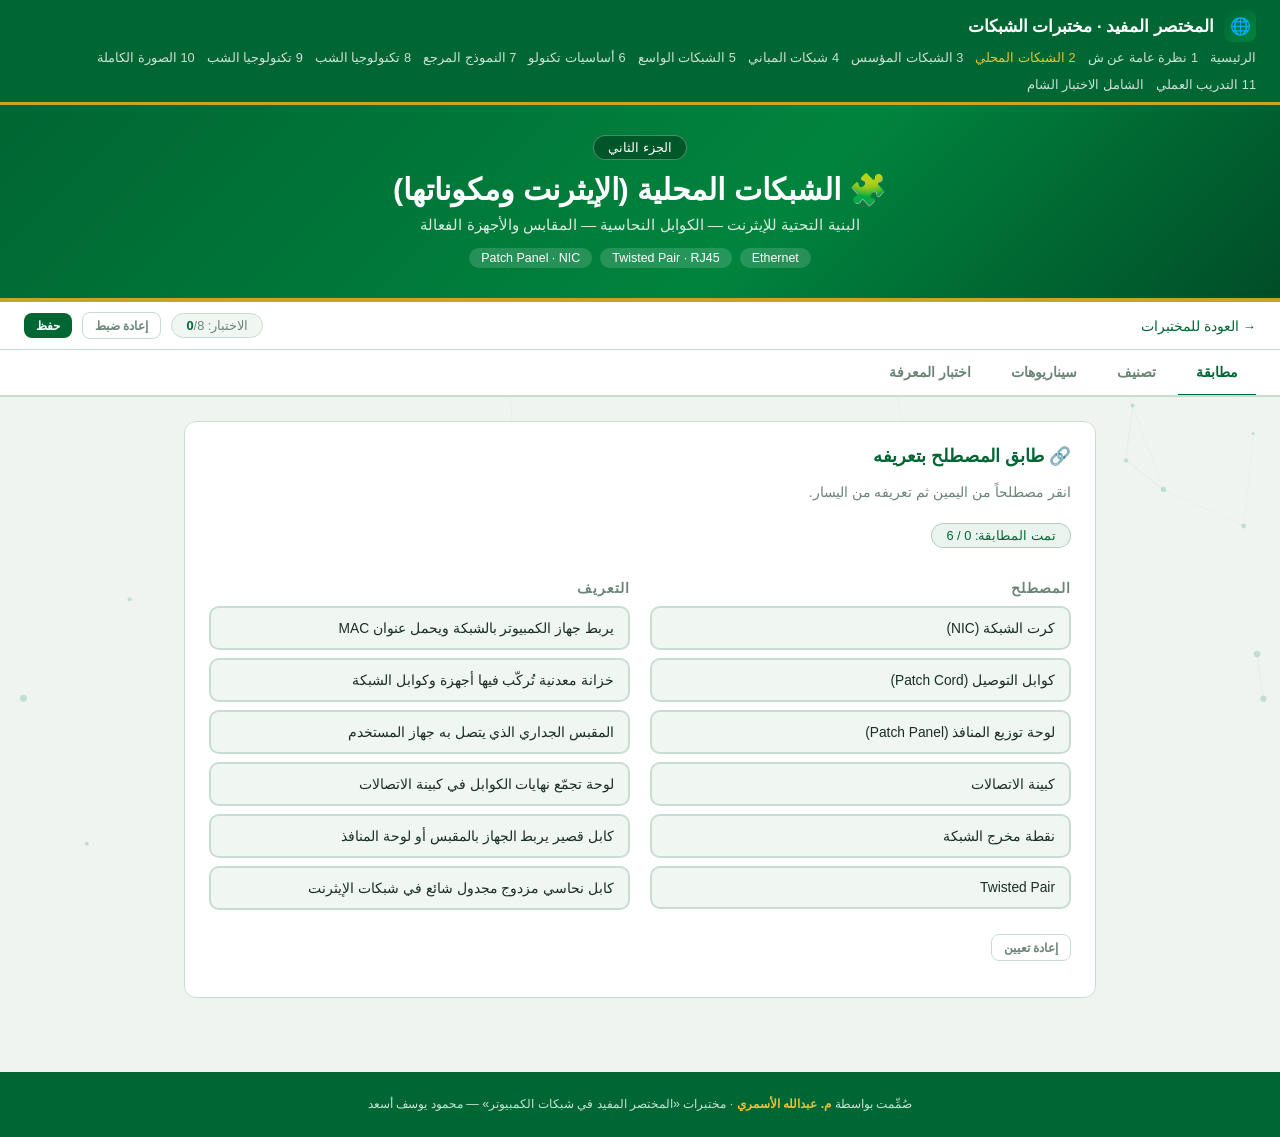
<file: labs/networks/part02-lan-ethernet.html>
<!DOCTYPE html>
<html lang="ar" dir="rtl">
<head>
<meta charset="UTF-8">
<meta name="viewport" content="width=device-width, initial-scale=1.0">
<title>الجزء الثاني – الشبكات المحلية (الإيثرنت ومكوناتها) | المختصر المفيد</title>
<style>
#net-canvas{position:fixed;top:0;left:0;width:100%;height:100%;z-index:0;pointer-events:none;opacity:.45}
*{box-sizing:border-box;margin:0;padding:0}
:root{--bg:#f0f4f0;--surface:#fff;--surface2:#f0f7f3;--surface3:#e0ede6;--accent:#006633;--accent2:#00843d;--text:#1a2e22;--text2:#6b8577;--border:#c8ddd2;--success:#10b981;--error:#ef4444;--radius:12px}
body{background:var(--bg);color:var(--text);font-family:'Segoe UI',Tahoma,Arial,sans-serif;min-height:100vh;direction:rtl}
a{color:var(--accent);text-decoration:none}
.topbar{position:relative;z-index:5;background:#006633;border-bottom:3px solid #c9a227;padding:10px 24px;display:flex;align-items:center;justify-content:space-between;flex-wrap:wrap;gap:8px}
.topbar-brand{display:flex;align-items:center;gap:10px;font-weight:700;font-size:1.05rem;color:#fff}
.topbar-brand .logo{width:32px;height:32px;background:linear-gradient(135deg,var(--accent),var(--accent2));border-radius:8px;display:flex;align-items:center;justify-content:center}
.topbar-links{display:flex;gap:12px;font-size:.8rem;flex-wrap:wrap}
.topbar-links a{color:rgba(255,255,255,.8);transition:color .2s}
.topbar-links a:hover{color:#e8c13a}
.lab-header{position:relative;z-index:5;background:linear-gradient(135deg,#006633 0%,#00843d 60%,#004d28 100%);padding:30px 24px;text-align:center;border-bottom:4px solid #c9a227}
.lab-badge{display:inline-block;background:rgba(0,0,0,.3);border:1px solid rgba(255,255,255,.3);color:#fff;padding:4px 14px;border-radius:20px;font-size:.8rem;margin-bottom:12px}
.lab-header h1{font-size:1.9rem;font-weight:800;color:#fff;margin-bottom:8px}
.lab-header p{color:rgba(255,255,255,.85);font-size:.95rem}
.chapter-tags{display:flex;flex-wrap:wrap;gap:8px;justify-content:center;margin-top:14px}
.chapter-tag{background:rgba(255,255,255,.15);color:#fff;padding:3px 12px;border-radius:20px;font-size:.78rem}
.nav-bar{position:relative;z-index:5;background:var(--surface);border-bottom:1px solid var(--border);padding:10px 24px;display:flex;align-items:center;justify-content:space-between;flex-wrap:wrap;gap:8px}
.back-link{color:var(--accent);font-size:.85rem}
.tabs-wrapper{position:relative;z-index:5;background:var(--surface);border-bottom:2px solid var(--border);padding:0 24px;display:flex;gap:4px;overflow-x:auto}
.tab-btn{padding:14px 18px;border:none;background:none;color:var(--text2);cursor:pointer;font-size:.88rem;font-weight:600;border-bottom:3px solid transparent;margin-bottom:-2px;white-space:nowrap;transition:all .2s}
.tab-btn.active{color:var(--accent);border-bottom-color:var(--accent)}
.tab-btn:hover:not(.active){color:var(--text)}
.container{position:relative;z-index:5;max-width:960px;margin:0 auto;padding:24px}
.tab-content{display:none}
.tab-content.active{display:block}
.card{background:var(--surface);border:1px solid var(--border);border-radius:var(--radius);padding:24px;margin-bottom:20px}
.card h2{font-size:1.1rem;margin-bottom:14px;color:var(--accent)}
.card h3{font-size:.95rem;margin-bottom:10px;color:var(--accent)}
.subtitle{color:var(--text2);font-size:.88rem;margin-bottom:18px;line-height:1.7}
.btn{padding:9px 20px;border:none;border-radius:8px;font-size:.88rem;cursor:pointer;transition:all .2s;font-weight:600}
.btn-primary{background:var(--accent);color:#fff}
.btn-primary:hover{background:var(--accent2)}
.btn-ghost{background:transparent;border:1px solid var(--border);color:var(--text2)}
.btn-ghost:hover{border-color:var(--accent);color:var(--text)}
.btn-sm{padding:5px 12px;font-size:.78rem}
.alert{padding:12px 16px;border-radius:8px;margin:10px 0;font-size:.88rem;line-height:1.6}
.alert-success{background:rgba(16,185,129,.12);border:1px solid rgba(16,185,129,.35);color:#065f46}
.alert-warn{background:rgba(245,158,11,.12);border:1px solid rgba(245,158,11,.35);color:#7a6010}
.alert-danger{background:rgba(239,68,68,.1);border:1px solid rgba(239,68,68,.3);color:#7f1d1d}
.score-badge{display:inline-block;background:rgba(0,102,51,.08);border:1px solid rgba(0,102,51,.25);border-radius:20px;padding:4px 14px;font-size:.8rem;color:var(--accent);margin-bottom:16px}
.score-chip{background:var(--surface2);border:1px solid var(--border);border-radius:20px;padding:4px 14px;font-size:.8rem;color:var(--text2)}
.score-chip span{color:var(--accent);font-weight:700}
.match-container{display:grid;grid-template-columns:1fr 1fr;gap:20px;margin:16px 0}
.match-col h4{font-size:.85rem;color:var(--text2);margin-bottom:10px;letter-spacing:1px}
.match-item{background:var(--surface2);border:2px solid var(--border);border-radius:10px;padding:12px 14px;margin-bottom:8px;cursor:pointer;transition:all .2s;font-size:.86rem;user-select:none}
.match-item:hover{border-color:var(--accent)}
.match-item.selected{border-color:var(--accent);background:rgba(0,102,51,.08);color:var(--accent)}
.match-item.matched{border-color:var(--success);background:rgba(16,185,129,.12);color:#065f46;cursor:default}
.match-item.wrong-match{border-color:var(--error);background:rgba(239,68,68,.1);animation:shake .3s}
@keyframes shake{0%,100%{transform:translateX(0)}25%{transform:translateX(-6px)}75%{transform:translateX(6px)}}
table{width:100%;border-collapse:collapse;font-size:.88rem}
th{background:var(--surface2);padding:10px 12px;text-align:right;color:var(--text2);font-weight:600;border-bottom:2px solid var(--border)}
td{padding:10px 12px;border-bottom:1px solid var(--border);vertical-align:middle}
tr:hover td{background:rgba(0,102,51,.04)}
select{background:var(--surface2);border:1px solid var(--border);border-radius:6px;color:var(--text);padding:6px 10px;font-size:.85rem;cursor:pointer;width:100%}
select:focus{outline:none;border-color:var(--accent)}
.quiz-q{margin-bottom:24px}
.quiz-q p{font-weight:600;margin-bottom:12px;line-height:1.5}
.quiz-opt{background:var(--surface2);border:1px solid var(--border);border-radius:8px;padding:11px 16px;cursor:pointer;transition:all .2s;font-size:.88rem;text-align:right;width:100%;margin-bottom:8px;color:var(--text);display:block}
.quiz-opt:hover{border-color:var(--accent)}
.quiz-opt.correct{border-color:var(--success);background:rgba(16,185,129,.12);color:#065f46}
.quiz-opt.incorrect{border-color:var(--error);background:rgba(239,68,68,.1);color:#7f1d1d}
.quiz-opt:disabled{cursor:default}
.prog-wrap{background:var(--surface3);border-radius:20px;height:8px;margin:8px 0;overflow:hidden}
.prog-fill{height:100%;border-radius:20px;background:linear-gradient(90deg,#006633,#00843d);transition:width .4s}
.net-grid{display:grid;grid-template-columns:repeat(auto-fill,minmax(170px,1fr));gap:14px;margin:16px 0}
.scenario-card{background:var(--surface2);border:2px solid var(--border);border-radius:10px;padding:18px;text-align:center;cursor:pointer;transition:all .2s}
.scenario-card:hover{border-color:var(--accent)}
.scenario-card.selected{border-color:var(--success);background:rgba(16,185,129,.1)}
.scenario-card.wrong{border-color:var(--error);background:rgba(239,68,68,.08)}
.scenario-icon{font-size:1.9rem;margin-bottom:8px}
.scenario-name{font-weight:700;margin-bottom:4px}
.scenario-desc{font-size:.74rem;color:var(--text2);line-height:1.4}
.correct-row td{background:rgba(16,185,129,.1)!important}
.wrong-row td{background:rgba(239,68,68,.08)!important}
@media(max-width:600px){.match-container{grid-template-columns:1fr}.net-grid{grid-template-columns:1fr 1fr}}
footer{position:relative;z-index:5;background:#006633;padding:20px 30px;text-align:center;margin-top:30px}
footer p{color:rgba(255,255,255,.8);font-size:.78rem;line-height:2}
footer strong{color:#e8c13a}

</style>
</head>
<body>
<canvas id="net-canvas"></canvas>
<div class="topbar">
  <div class="topbar-brand"><div class="logo">🌐</div>المختصر المفيد · مختبرات الشبكات</div>
  <div class="topbar-links">
    <a href="index.html">الرئيسية</a>
    <a href="part01-overview.html">1 نظرة عامة عن ش</a>
    <a href="part02-lan-ethernet.html" style="color:#e8c13a">2 الشبكات المحلي</a>
    <a href="part03-enterprise-fiber.html">3 الشبكات المؤسس</a>
    <a href="part04-campus.html">4 شبكات المباني </a>
    <a href="part05-wan-physical.html">5 الشبكات الواسع</a>
    <a href="part06-basics.html">6 أساسيات تكنولو</a>
    <a href="part07-osi.html">7 النموذج المرجع</a>
    <a href="part08-lan-tech.html">8 تكنولوجيا الشب</a>
    <a href="part09-wan-tech.html">9 تكنولوجيا الشب</a>
    <a href="part10-all-together.html">10 الصورة الكاملة</a>
    <a href="part11-practical.html">11 التدريب العملي</a>
    <a href="capstone.html">الشامل الاختبار الشام</a>
  </div>
</div>
<div class="lab-header">
  <div class="lab-badge">الجزء الثاني</div>
  <h1>🧩 الشبكات المحلية (الإيثرنت ومكوناتها)</h1>
  <p>البنية التحتية للإيثرنت — الكوابل النحاسية — المقابس والأجهزة الفعالة</p>
  <div class="chapter-tags"><span class="chapter-tag">Ethernet</span><span class="chapter-tag">Twisted Pair · RJ45</span><span class="chapter-tag">Patch Panel · NIC</span></div>
</div>
<div class="nav-bar">
  <a href="index.html" class="back-link">→ العودة للمختبرات</a>
  <div style="display:flex;align-items:center;gap:10px">
    <span class="score-chip">الاختبار: <span id="stotal">0</span>/8</span>
    <button class="btn btn-ghost btn-sm" onclick="resetAll()">إعادة ضبط</button>
    <button class="btn btn-primary btn-sm" onclick="saveScore()">حفظ</button>
  </div>
</div>
<div class="tabs-wrapper">
  <button class="tab-btn active" onclick="switchTab(this,'0')">مطابقة</button>
  <button class="tab-btn" onclick="switchTab(this,'1')">تصنيف</button>
  <button class="tab-btn" onclick="switchTab(this,'2')">سيناريوهات</button>
  <button class="tab-btn" onclick="switchTab(this,'3')">اختبار المعرفة</button>
</div>
<div class="tab-content active" id="tab0"><div class="container"><div class="card">
  <h2>🔗 طابق المصطلح بتعريفه</h2><p class="subtitle">انقر مصطلحاً من اليمين ثم تعريفه من اليسار.</p>
  <div class="score-badge" id="m-score">تمت المطابقة: 0 / 0</div>
  <div class="match-container"><div><div class="match-col"><h4>المصطلح</h4></div><div id="m-left"></div></div><div><div class="match-col"><h4>التعريف</h4></div><div id="m-right"></div></div></div>
  <button class="btn btn-ghost btn-sm" onclick="buildMatch()">إعادة تعيين</button><div id="m-feedback" style="margin-top:12px"></div>
</div></div></div>
<div class="tab-content" id="tab1"><div class="container"><div class="card">
  <h2>🔍 صنّف كل بند</h2><p class="subtitle">اختر التصنيف الصحيح لكل بند.</p>
  <table><thead><tr><th>البند</th><th>التصنيف</th><th>الحالة</th></tr></thead><tbody id="t-tbody"></tbody></table>
  <div style="margin-top:16px;display:flex;gap:10px;flex-wrap:wrap"><button class="btn btn-primary" onclick="checkTable()">تحقق</button><button class="btn btn-ghost btn-sm" onclick="buildTable()">إعادة تعيين</button></div>
  <div id="t-feedback" style="margin-top:12px"></div>
</div></div></div>
<div class="tab-content" id="tab2"><div class="container"><div class="card">
  <h2>🗺️ سيناريوهات عملية</h2><p class="subtitle">اختر الإجابة المناسبة لكل سيناريو.</p>
  <div class="score-badge" id="s-score">النتيجة: 0 / 0</div>
  <h3 id="s-num">السيناريو 1</h3><p id="s-q" style="margin:12px 0;line-height:1.7"></p>
  <div class="net-grid" id="s-options"></div><div id="s-feedback" style="margin-top:12px"></div>
  <button class="btn btn-primary" id="s-next" onclick="nextScenario()" style="margin-top:16px;display:none">التالي ←</button>
</div></div></div>

<div class="tab-content" id="tab3"><div class="container"><div class="card">
  <h2>📝 اختبار المعرفة</h2><p class="subtitle">8 أسئلة. تُحفظ نتيجتك تلقائياً.</p>
  <div class="score-badge" id="quiz-score">النتيجة: 0 / 8</div>
  <div class="prog-wrap"><div class="prog-fill" id="quiz-prog" style="width:0%"></div></div><div id="quiz-container"></div>
</div></div></div>
<footer><p>صُمِّمت بواسطة <strong>م. عبدالله الأسمري</strong> · مختبرات «المختصر المفيد في شبكات الكمبيوتر» — محمود يوسف أسعد</p></footer>
<script>
var LAB_ID="net_p02";
var MATCH=[{"a":"كرت الشبكة (NIC)","b":"يربط جهاز الكمبيوتر بالشبكة ويحمل عنوان MAC"},{"a":"كوابل التوصيل (Patch Cord)","b":"كابل قصير يربط الجهاز بالمقبس أو لوحة المنافذ"},{"a":"لوحة توزيع المنافذ (Patch Panel)","b":"لوحة تجمّع نهايات الكوابل في كبينة الاتصالات"},{"a":"كبينة الاتصالات","b":"خزانة معدنية تُركّب فيها أجهزة وكوابل الشبكة"},{"a":"نقطة مخرج الشبكة","b":"المقبس الجداري الذي يتصل به جهاز المستخدم"},{"a":"Twisted Pair","b":"كابل نحاسي مزدوج مجدول شائع في شبكات الإيثرنت"}];
var TABLE=[{"item":"موصل كوابل الإيثرنت النحاسية","ans":"RJ-45","opts":["RJ-45","LC","BNC"]},{"item":"يحمل عنوان MAC الفيزيائي","ans":"NIC","opts":["NIC","Patch Panel","الكبينة"]},{"item":"أقصى طول لكابل UTP","ans":"100 متر","opts":["50 متر","100 متر","500 متر"]},{"item":"يجمّع نهايات الكوابل مركزياً","ans":"Patch Panel","opts":["NIC","Patch Panel","Splitter"]},{"item":"كابل قصير للتوصيل النهائي","ans":"Patch Cord","opts":["Patch Cord","Backbone","Fiber"]},{"item":"يوفّر الخدمات للمستخدمين","ans":"الخادم (Server)","opts":["الخادم (Server)","المقبس","الكابل"]}];
var SCEN=[{"q":"تريد توصيل حاسب المستخدم بالمقبس الجداري. أي كابل تستخدم؟","ans":"Patch Cord","opts":[{"n":"Patch Cord","i":"🔌","d":"قصير"},{"n":"Fiber","i":"🔦","d":""},{"n":"Coaxial","i":"🟠","d":""},{"n":"Serial","i":"🧵","d":""}],"explain":"كابل التوصيل (Patch Cord) النحاسي القصير يربط الجهاز بالمقبس."},{"q":"أين تُجمّع نهايات كوابل الطوابق داخل كبينة الاتصالات؟","ans":"Patch Panel","opts":[{"n":"NIC","i":"💳","d":""},{"n":"Patch Panel","i":"🗄️","d":"لوحة منافذ"},{"n":"Router","i":"🧭","d":""},{"n":"Splitter","i":"➗","d":""}],"explain":"لوحة توزيع المنافذ (Patch Panel) تنظّم نهايات الكوابل."},{"q":"ما الجهاز الذي يحمل عنوان MAC الفيزيائي في الحاسب؟","ans":"NIC","opts":[{"n":"NIC","i":"💳","d":"كرت الشبكة"},{"n":"Patch Panel","i":"🗄️","d":""},{"n":"الكبينة","i":"🚪","d":""},{"n":"المقبس","i":"🔲","d":""}],"explain":"كرت الشبكة (NIC) يحمل عنوان MAC."},{"q":"ما أقصى مسافة موثوقة لكابل UTP في الإيثرنت؟","ans":"100 متر","opts":[{"n":"50 متر","i":"📏","d":""},{"n":"100 متر","i":"✅","d":""},{"n":"300 متر","i":"📏","d":""},{"n":"1 كم","i":"📏","d":""}],"explain":"المعيار 100 متر للنحاس المجدول."}];
var QUIZ=[{"q":"موصل كوابل الإيثرنت النحاسية؟","opts":["RJ-45","LC","BNC","SC"],"ans":0,"exp":"RJ-45."},{"q":"كرت الشبكة يحمل؟","opts":["عنوان IP فقط","عنوان MAC الفيزيائي","كلمة المرور","VLAN"],"ans":1,"exp":"MAC محروق في NIC."},{"q":"لوحة توزيع المنافذ تُسمى؟","opts":["Patch Panel","NIC","Splitter","Hub"],"ans":0,"exp":"Patch Panel."},{"q":"الكبينة (Cabinet) هي؟","opts":["كابل","خزانة معدنية لأجهزة الشبكة","بروتوكول","منفذ"],"ans":1,"exp":"خزانة تركيب الأجهزة والكوابل."},{"q":"أقصى طول UTP؟","opts":["100م","500م","1كم","50م"],"ans":0,"exp":"100 متر."},{"q":"الكابل النحاسي الشائع في الإيثرنت؟","opts":["Coaxial","Twisted Pair","Fiber","Serial"],"ans":1,"exp":"Twisted Pair المجدول."},{"q":"الجهاز الذي يقدّم الخدمات والموارد؟","opts":["المستخدم","الخادم (Server)","المقبس","الكابل"],"ans":1,"exp":"الخادم."},{"q":"نقطة مخرج الشبكة هي؟","opts":["الراوتر","المقبس الجداري","الكبينة","NIC"],"ans":1,"exp":"المقبس الذي يتصل به الجهاز."}];
function switchTab(btn,id){
  var cs=document.querySelectorAll('.tab-content');
  for(var i=0;i<cs.length;i++)cs[i].classList.remove('active');
  var t=document.getElementById('tab'+id);if(t)t.classList.add('active');
  var bs=document.querySelectorAll('.tab-btn');
  for(var j=0;j<bs.length;j++)bs[j].classList.remove('active');
  if(btn)btn.classList.add('active');
}

/* مطابقة */
var mSel=null,mDone=0;
function buildMatch(){
  if(typeof MATCH==='undefined'||!MATCH.length)return;
  mSel=null;mDone=0;
  var right=MATCH.slice().sort(function(){return Math.random()-0.5;});
  document.getElementById('m-left').innerHTML=MATCH.map(function(d,i){return '<div class="match-item" id="ml-'+i+'" onclick="mPickL('+i+')">'+d.a+'</div>';}).join('');
  document.getElementById('m-right').innerHTML=right.map(function(d,i){return '<div class="match-item" id="mr-'+i+'" data-b="'+encodeURIComponent(d.b)+'" onclick="mPickR('+i+')">'+d.b+'</div>';}).join('');
  document.getElementById('m-score').textContent='تمت المطابقة: 0 / '+MATCH.length;
  document.getElementById('m-feedback').innerHTML='';
}
function mPickL(i){var l=document.querySelectorAll('#m-left .match-item');for(var k=0;k<l.length;k++)l[k].classList.remove('selected');document.getElementById('ml-'+i).classList.add('selected');mSel=i;}
function mPickR(i){
  if(mSel===null)return;
  var r=document.getElementById('mr-'+i),b=decodeURIComponent(r.getAttribute('data-b'));
  if(b===MATCH[mSel].b){
    var l=document.getElementById('ml-'+mSel);l.classList.remove('selected');l.classList.add('matched');l.style.pointerEvents='none';
    r.classList.add('matched');r.style.pointerEvents='none';mDone++;
    document.getElementById('m-score').textContent='تمت المطابقة: '+mDone+' / '+MATCH.length;
    if(mDone===MATCH.length)document.getElementById('m-feedback').innerHTML='<div class="alert alert-success">🎉 ممتاز! طابقت الكل بشكل صحيح.</div>';
  }else{
    var l2=document.getElementById('ml-'+mSel);l2.classList.add('wrong-match');r.classList.add('wrong-match');
    (function(l2,r){setTimeout(function(){l2.classList.remove('wrong-match','selected');r.classList.remove('wrong-match');},700);})(l2,r);
  }
  mSel=null;
}

/* تصنيف */
function buildTable(){
  if(typeof TABLE==='undefined'||!TABLE.length)return;
  document.getElementById('t-tbody').innerHTML=TABLE.map(function(d,i){
    return '<tr id="tr-'+i+'"><td style="font-weight:600">'+d.item+'</td><td><select id="ts-'+i+'"><option value="">-- اختر --</option>'+d.opts.map(function(o){return '<option value="'+o+'">'+o+'</option>';}).join('')+'</select></td><td id="tc-'+i+'" style="font-size:.8rem"></td></tr>';
  }).join('');
  document.getElementById('t-feedback').innerHTML='';
}
function checkTable(){
  var ok=0;
  TABLE.forEach(function(d,i){
    var s=document.getElementById('ts-'+i),row=document.getElementById('tr-'+i),c=document.getElementById('tc-'+i);
    if(!s.value){c.textContent='—';row.className='';return;}
    if(s.value===d.ans){ok++;row.className='correct-row';c.innerHTML='<span style="color:#065f46">✓ صحيح</span>';}
    else{row.className='wrong-row';c.innerHTML='<span style="color:#7f1d1d">✗ الصحيح: '+d.ans+'</span>';}
  });
  document.getElementById('t-feedback').innerHTML='<div class="alert '+(ok===TABLE.length?'alert-success':'alert-warn')+'">النتيجة: '+ok+' / '+TABLE.length+'</div>';
}

/* سيناريوهات */
var sIdx=0,sOk=0;
function loadScenario(){
  if(typeof SCEN==='undefined'||!SCEN.length)return;
  var s=SCEN[sIdx];
  document.getElementById('s-num').textContent='السيناريو '+(sIdx+1)+' من '+SCEN.length;
  document.getElementById('s-q').textContent=s.q;
  document.getElementById('s-feedback').innerHTML='';
  document.getElementById('s-next').style.display='none';
  document.getElementById('s-options').innerHTML=s.opts.map(function(o){return '<div class="scenario-card" onclick="pickScenario(\''+o.n+'\')"><div class="scenario-icon">'+o.i+'</div><div class="scenario-name">'+o.n+'</div><div class="scenario-desc">'+o.d+'</div></div>';}).join('');
  document.getElementById('s-score').textContent='النتيجة: '+sOk+' / '+Math.min(sIdx,SCEN.length);
}
function pickScenario(ch){
  var s=SCEN[sIdx],cards=document.querySelectorAll('#s-options .scenario-card');
  for(var k=0;k<cards.length;k++){cards[k].style.pointerEvents='none';var nm=cards[k].querySelector('.scenario-name').textContent;if(nm===s.ans)cards[k].classList.add('selected');else if(nm===ch&&ch!==s.ans)cards[k].classList.add('wrong');}
  if(ch===s.ans)sOk++;
  document.getElementById('s-feedback').innerHTML='<div class="alert '+(ch===s.ans?'alert-success':'alert-danger')+'">'+(ch===s.ans?'✅ صحيح! ':'❌ غير صحيح. ')+s.explain+'</div>';
  document.getElementById('s-next').style.display='inline-block';
  document.getElementById('s-score').textContent='النتيجة: '+sOk+' / '+(sIdx+1);
}
function nextScenario(){
  sIdx++;
  if(sIdx>=SCEN.length){
    document.getElementById('s-options').innerHTML='';document.getElementById('s-q').textContent='';
    document.getElementById('s-num').textContent='اكتمل القسم!';
    document.getElementById('s-feedback').innerHTML='<div class="alert alert-success">حصلت على '+sOk+'/'+SCEN.length+'.<br><button class="btn btn-ghost btn-sm" onclick="sIdx=0;sOk=0;loadScenario()" style="margin-top:10px">إعادة المحاولة</button></div>';
    return;
  }
  loadScenario();
}

/* الاختبار */
var qScore=0,qAns=0;
function buildQuiz(){
  if(typeof QUIZ==='undefined'||!QUIZ.length)return;
  document.getElementById('quiz-container').innerHTML=QUIZ.map(function(q,i){return '<div class="quiz-q" id="qq-'+i+'"><p>'+(i+1)+'. '+q.q+'</p>'+q.opts.map(function(o,j){return '<button class="quiz-opt" onclick="answerQuiz('+i+','+j+')">'+o+'</button>';}).join('')+'<div id="qfb-'+i+'" style="margin-top:6px"></div></div>';}).join('');
}
function answerQuiz(qi,oi){
  var q=QUIZ[qi],btns=document.querySelectorAll('#qq-'+qi+' .quiz-opt');
  for(var k=0;k<btns.length;k++)btns[k].disabled=true;
  btns[q.ans].classList.add('correct');
  if(oi!==q.ans)btns[oi].classList.add('incorrect');else qScore++;
  qAns++;
  document.getElementById('qfb-'+qi).innerHTML='<div class="alert '+(oi===q.ans?'alert-success':'alert-danger')+'" style="font-size:.82rem">'+(oi===q.ans?'✅ صحيح! ':'❌ غير صحيح. ')+q.exp+'</div>';
  document.getElementById('quiz-score').textContent='النتيجة: '+qScore+' / '+QUIZ.length;
  document.getElementById('quiz-prog').style.width=(qAns/QUIZ.length*100)+'%';
  if(qAns===QUIZ.length){
    var pct=Math.round(qScore/QUIZ.length*100);
    localStorage.setItem(LAB_ID,JSON.stringify({score:qScore,total:QUIZ.length,pct:pct}));
    document.getElementById('stotal').textContent=qScore+'/'+QUIZ.length;
    document.getElementById('quiz-container').insertAdjacentHTML('beforeend','<div class="alert '+(pct>=90?'alert-success':pct>=60?'alert-warn':'alert-danger')+'" style="margin-top:20px;font-weight:700">🎓 انتهى الاختبار! نتيجتك: '+qScore+'/'+QUIZ.length+' ('+pct+'%) — '+(pct>=90?'ممتاز 🏆':pct>=75?'جيد جداً ⭐':pct>=60?'جيد ✓':'يحتاج مراجعة 📖')+'<br><a href="index.html" style="color:var(--accent);font-size:.85rem;display:inline-block;margin-top:8px">← العودة للمختبرات</a></div>');
  }
}
function resetAll(){localStorage.removeItem(LAB_ID);location.reload();}
function saveScore(){if(qAns>0){var pct=Math.round(qScore/QUIZ.length*100);localStorage.setItem(LAB_ID,JSON.stringify({score:qScore,total:QUIZ.length,pct:pct}));document.getElementById('stotal').textContent=qScore+'/'+QUIZ.length;}}

/* حاسبة التقسيم */
function ipToInt(ip){return ip.split('.').reduce(function(a,o){return(a<<8)+(+o);},0)>>>0;}
function intToIp(n){return [24,16,8,0].map(function(s){return(n>>>s)&255;}).join('.');}
function calcSubnet(){
  var el=document.getElementById('ip-in');if(!el)return;
  var ip=el.value.trim(),p=parseInt(document.getElementById('pfx-in').value,10),out=document.getElementById('calc-out');
  var parts=ip.split('.');
  if(parts.length!==4||parts.some(function(o){return o===''||isNaN(o)||+o<0||+o>255;})||isNaN(p)||p<1||p>32){out.innerHTML='<div class="alert alert-danger">⚠️ أدخل عنوان IP صحيحاً وبادئة بين 1 و32.</div>';return;}
  var mask=p===0?0:(0xFFFFFFFF<<(32-p))>>>0,ipi=ipToInt(ip),net=(ipi&mask)>>>0,bc=(net|(~mask>>>0))>>>0;
  var hosts=p>=31?0:Math.pow(2,32-p)-2,first=p>=31?net:net+1,last=p>=31?bc:bc-1;
  out.innerHTML='<table><tr><td style="font-weight:600">القناع (Mask)</td><td>'+intToIp(mask)+' (/'+p+')</td></tr>'+
    '<tr><td style="font-weight:600">عنوان الشبكة</td><td>'+intToIp(net)+'</td></tr>'+
    '<tr><td style="font-weight:600">عنوان البث</td><td>'+intToIp(bc)+'</td></tr>'+
    '<tr><td style="font-weight:600">أول مضيف صالح</td><td>'+(hosts?intToIp(first):'—')+'</td></tr>'+
    '<tr><td style="font-weight:600">آخر مضيف صالح</td><td>'+(hosts?intToIp(last):'—')+'</td></tr>'+
    '<tr><td style="font-weight:600">عدد المضيفين الصالحين</td><td style="color:var(--accent);font-weight:700">'+hosts+'</td></tr></table>';
}

/* تشغيل */
buildMatch();buildTable();loadScenario();buildQuiz();
(function(){var s=JSON.parse(localStorage.getItem(LAB_ID)||'null');if(s&&document.getElementById('stotal'))document.getElementById('stotal').textContent=s.score+'/'+s.total;})();
(function(){var c=document.getElementById('net-canvas');if(!c)return;var ctx=c.getContext('2d'),W,H,nodes=[],N=42,D=150;
function rs(){W=c.width=innerWidth;H=c.height=innerHeight;}rs();window.addEventListener('resize',function(){rs();init();});
function Nd(){this.x=Math.random()*W;this.y=Math.random()*H;this.vx=(Math.random()-.5)*.35;this.vy=(Math.random()-.5)*.35;this.r=Math.random()*2+1.5;this.g=Math.random()<.12;}
function init(){nodes=[];for(var i=0;i<N;i++)nodes.push(new Nd());}init();
function draw(){ctx.clearRect(0,0,W,H);for(var i=0;i<nodes.length;i++){var a=nodes[i];for(var j=i+1;j<nodes.length;j++){var b=nodes[j],dx=a.x-b.x,dy=a.y-b.y,d=Math.sqrt(dx*dx+dy*dy);if(d<D){ctx.beginPath();ctx.strokeStyle='rgba(0,150,80,'+(1-d/D)*.3+')';ctx.lineWidth=.7;ctx.moveTo(a.x,a.y);ctx.lineTo(b.x,b.y);ctx.stroke();}}}
for(var i=0;i<nodes.length;i++){var n=nodes[i];ctx.beginPath();ctx.arc(n.x,n.y,n.r,0,Math.PI*2);ctx.fillStyle=n.g?'rgba(201,162,39,.6)':'rgba(0,150,80,.45)';ctx.fill();n.x+=n.vx;n.y+=n.vy;if(n.x<0||n.x>W)n.vx*=-1;if(n.y<0||n.y>H)n.vy*=-1;}requestAnimationFrame(draw);}draw();})();


</script>
</body>
</html>
</file>
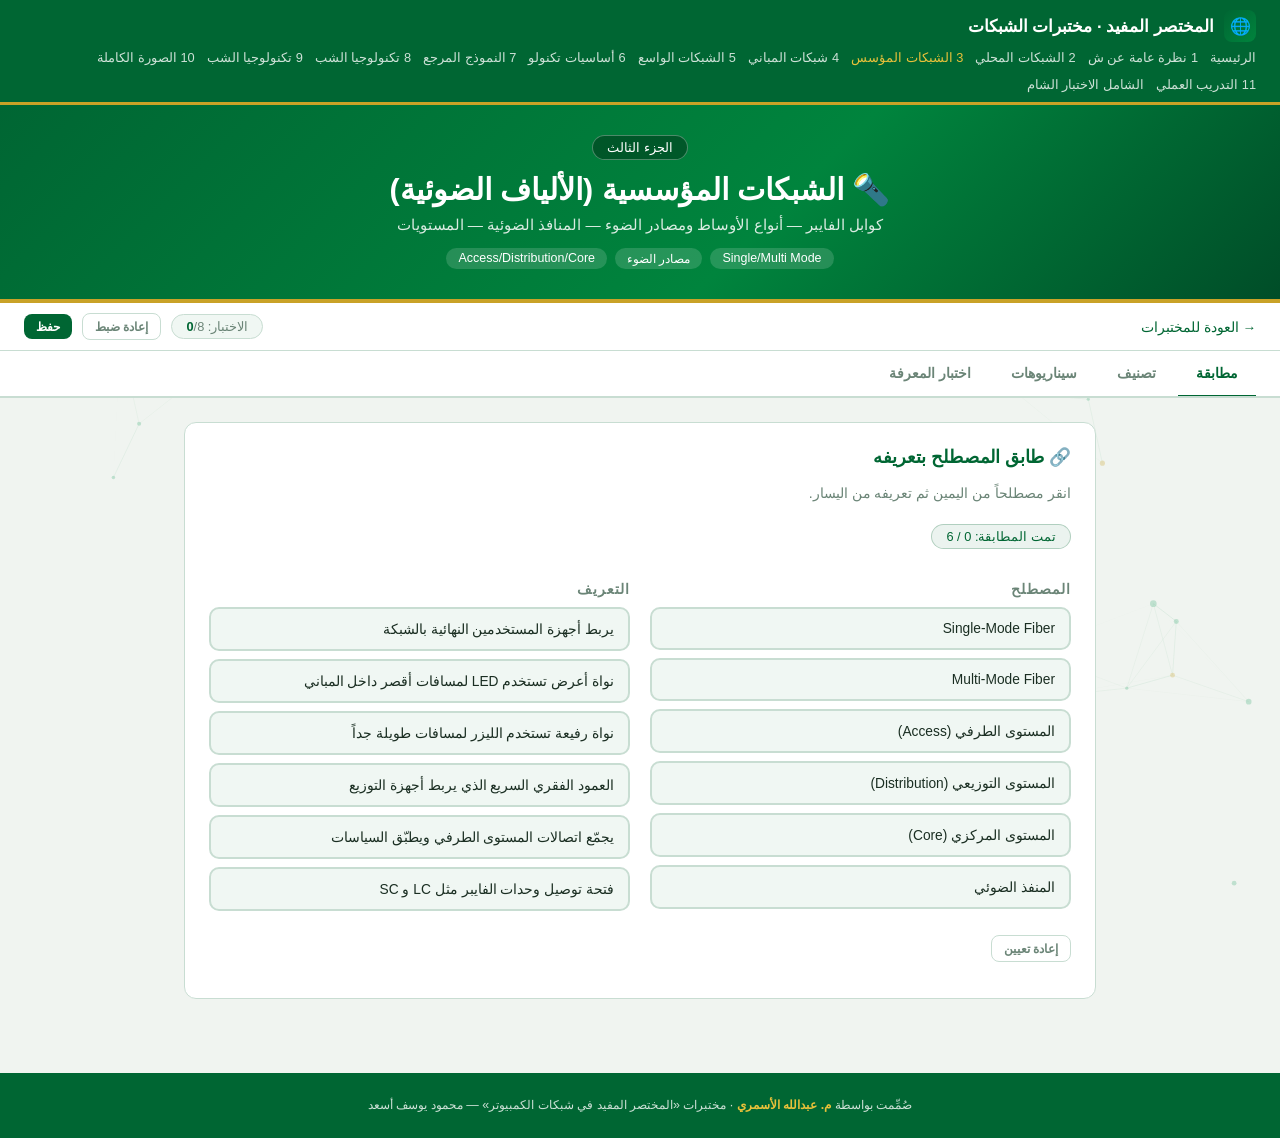
<file: labs/networks/part03-enterprise-fiber.html>
<!DOCTYPE html>
<html lang="ar" dir="rtl">
<head>
<meta charset="UTF-8">
<meta name="viewport" content="width=device-width, initial-scale=1.0">
<title>الجزء الثالث – الشبكات المؤسسية (الألياف الضوئية) | المختصر المفيد</title>
<style>
#net-canvas{position:fixed;top:0;left:0;width:100%;height:100%;z-index:0;pointer-events:none;opacity:.45}
*{box-sizing:border-box;margin:0;padding:0}
:root{--bg:#f0f4f0;--surface:#fff;--surface2:#f0f7f3;--surface3:#e0ede6;--accent:#006633;--accent2:#00843d;--text:#1a2e22;--text2:#6b8577;--border:#c8ddd2;--success:#10b981;--error:#ef4444;--radius:12px}
body{background:var(--bg);color:var(--text);font-family:'Segoe UI',Tahoma,Arial,sans-serif;min-height:100vh;direction:rtl}
a{color:var(--accent);text-decoration:none}
.topbar{position:relative;z-index:5;background:#006633;border-bottom:3px solid #c9a227;padding:10px 24px;display:flex;align-items:center;justify-content:space-between;flex-wrap:wrap;gap:8px}
.topbar-brand{display:flex;align-items:center;gap:10px;font-weight:700;font-size:1.05rem;color:#fff}
.topbar-brand .logo{width:32px;height:32px;background:linear-gradient(135deg,var(--accent),var(--accent2));border-radius:8px;display:flex;align-items:center;justify-content:center}
.topbar-links{display:flex;gap:12px;font-size:.8rem;flex-wrap:wrap}
.topbar-links a{color:rgba(255,255,255,.8);transition:color .2s}
.topbar-links a:hover{color:#e8c13a}
.lab-header{position:relative;z-index:5;background:linear-gradient(135deg,#006633 0%,#00843d 60%,#004d28 100%);padding:30px 24px;text-align:center;border-bottom:4px solid #c9a227}
.lab-badge{display:inline-block;background:rgba(0,0,0,.3);border:1px solid rgba(255,255,255,.3);color:#fff;padding:4px 14px;border-radius:20px;font-size:.8rem;margin-bottom:12px}
.lab-header h1{font-size:1.9rem;font-weight:800;color:#fff;margin-bottom:8px}
.lab-header p{color:rgba(255,255,255,.85);font-size:.95rem}
.chapter-tags{display:flex;flex-wrap:wrap;gap:8px;justify-content:center;margin-top:14px}
.chapter-tag{background:rgba(255,255,255,.15);color:#fff;padding:3px 12px;border-radius:20px;font-size:.78rem}
.nav-bar{position:relative;z-index:5;background:var(--surface);border-bottom:1px solid var(--border);padding:10px 24px;display:flex;align-items:center;justify-content:space-between;flex-wrap:wrap;gap:8px}
.back-link{color:var(--accent);font-size:.85rem}
.tabs-wrapper{position:relative;z-index:5;background:var(--surface);border-bottom:2px solid var(--border);padding:0 24px;display:flex;gap:4px;overflow-x:auto}
.tab-btn{padding:14px 18px;border:none;background:none;color:var(--text2);cursor:pointer;font-size:.88rem;font-weight:600;border-bottom:3px solid transparent;margin-bottom:-2px;white-space:nowrap;transition:all .2s}
.tab-btn.active{color:var(--accent);border-bottom-color:var(--accent)}
.tab-btn:hover:not(.active){color:var(--text)}
.container{position:relative;z-index:5;max-width:960px;margin:0 auto;padding:24px}
.tab-content{display:none}
.tab-content.active{display:block}
.card{background:var(--surface);border:1px solid var(--border);border-radius:var(--radius);padding:24px;margin-bottom:20px}
.card h2{font-size:1.1rem;margin-bottom:14px;color:var(--accent)}
.card h3{font-size:.95rem;margin-bottom:10px;color:var(--accent)}
.subtitle{color:var(--text2);font-size:.88rem;margin-bottom:18px;line-height:1.7}
.btn{padding:9px 20px;border:none;border-radius:8px;font-size:.88rem;cursor:pointer;transition:all .2s;font-weight:600}
.btn-primary{background:var(--accent);color:#fff}
.btn-primary:hover{background:var(--accent2)}
.btn-ghost{background:transparent;border:1px solid var(--border);color:var(--text2)}
.btn-ghost:hover{border-color:var(--accent);color:var(--text)}
.btn-sm{padding:5px 12px;font-size:.78rem}
.alert{padding:12px 16px;border-radius:8px;margin:10px 0;font-size:.88rem;line-height:1.6}
.alert-success{background:rgba(16,185,129,.12);border:1px solid rgba(16,185,129,.35);color:#065f46}
.alert-warn{background:rgba(245,158,11,.12);border:1px solid rgba(245,158,11,.35);color:#7a6010}
.alert-danger{background:rgba(239,68,68,.1);border:1px solid rgba(239,68,68,.3);color:#7f1d1d}
.score-badge{display:inline-block;background:rgba(0,102,51,.08);border:1px solid rgba(0,102,51,.25);border-radius:20px;padding:4px 14px;font-size:.8rem;color:var(--accent);margin-bottom:16px}
.score-chip{background:var(--surface2);border:1px solid var(--border);border-radius:20px;padding:4px 14px;font-size:.8rem;color:var(--text2)}
.score-chip span{color:var(--accent);font-weight:700}
.match-container{display:grid;grid-template-columns:1fr 1fr;gap:20px;margin:16px 0}
.match-col h4{font-size:.85rem;color:var(--text2);margin-bottom:10px;letter-spacing:1px}
.match-item{background:var(--surface2);border:2px solid var(--border);border-radius:10px;padding:12px 14px;margin-bottom:8px;cursor:pointer;transition:all .2s;font-size:.86rem;user-select:none}
.match-item:hover{border-color:var(--accent)}
.match-item.selected{border-color:var(--accent);background:rgba(0,102,51,.08);color:var(--accent)}
.match-item.matched{border-color:var(--success);background:rgba(16,185,129,.12);color:#065f46;cursor:default}
.match-item.wrong-match{border-color:var(--error);background:rgba(239,68,68,.1);animation:shake .3s}
@keyframes shake{0%,100%{transform:translateX(0)}25%{transform:translateX(-6px)}75%{transform:translateX(6px)}}
table{width:100%;border-collapse:collapse;font-size:.88rem}
th{background:var(--surface2);padding:10px 12px;text-align:right;color:var(--text2);font-weight:600;border-bottom:2px solid var(--border)}
td{padding:10px 12px;border-bottom:1px solid var(--border);vertical-align:middle}
tr:hover td{background:rgba(0,102,51,.04)}
select{background:var(--surface2);border:1px solid var(--border);border-radius:6px;color:var(--text);padding:6px 10px;font-size:.85rem;cursor:pointer;width:100%}
select:focus{outline:none;border-color:var(--accent)}
.quiz-q{margin-bottom:24px}
.quiz-q p{font-weight:600;margin-bottom:12px;line-height:1.5}
.quiz-opt{background:var(--surface2);border:1px solid var(--border);border-radius:8px;padding:11px 16px;cursor:pointer;transition:all .2s;font-size:.88rem;text-align:right;width:100%;margin-bottom:8px;color:var(--text);display:block}
.quiz-opt:hover{border-color:var(--accent)}
.quiz-opt.correct{border-color:var(--success);background:rgba(16,185,129,.12);color:#065f46}
.quiz-opt.incorrect{border-color:var(--error);background:rgba(239,68,68,.1);color:#7f1d1d}
.quiz-opt:disabled{cursor:default}
.prog-wrap{background:var(--surface3);border-radius:20px;height:8px;margin:8px 0;overflow:hidden}
.prog-fill{height:100%;border-radius:20px;background:linear-gradient(90deg,#006633,#00843d);transition:width .4s}
.net-grid{display:grid;grid-template-columns:repeat(auto-fill,minmax(170px,1fr));gap:14px;margin:16px 0}
.scenario-card{background:var(--surface2);border:2px solid var(--border);border-radius:10px;padding:18px;text-align:center;cursor:pointer;transition:all .2s}
.scenario-card:hover{border-color:var(--accent)}
.scenario-card.selected{border-color:var(--success);background:rgba(16,185,129,.1)}
.scenario-card.wrong{border-color:var(--error);background:rgba(239,68,68,.08)}
.scenario-icon{font-size:1.9rem;margin-bottom:8px}
.scenario-name{font-weight:700;margin-bottom:4px}
.scenario-desc{font-size:.74rem;color:var(--text2);line-height:1.4}
.correct-row td{background:rgba(16,185,129,.1)!important}
.wrong-row td{background:rgba(239,68,68,.08)!important}
@media(max-width:600px){.match-container{grid-template-columns:1fr}.net-grid{grid-template-columns:1fr 1fr}}
footer{position:relative;z-index:5;background:#006633;padding:20px 30px;text-align:center;margin-top:30px}
footer p{color:rgba(255,255,255,.8);font-size:.78rem;line-height:2}
footer strong{color:#e8c13a}

</style>
</head>
<body>
<canvas id="net-canvas"></canvas>
<div class="topbar">
  <div class="topbar-brand"><div class="logo">🌐</div>المختصر المفيد · مختبرات الشبكات</div>
  <div class="topbar-links">
    <a href="index.html">الرئيسية</a>
    <a href="part01-overview.html">1 نظرة عامة عن ش</a>
    <a href="part02-lan-ethernet.html">2 الشبكات المحلي</a>
    <a href="part03-enterprise-fiber.html" style="color:#e8c13a">3 الشبكات المؤسس</a>
    <a href="part04-campus.html">4 شبكات المباني </a>
    <a href="part05-wan-physical.html">5 الشبكات الواسع</a>
    <a href="part06-basics.html">6 أساسيات تكنولو</a>
    <a href="part07-osi.html">7 النموذج المرجع</a>
    <a href="part08-lan-tech.html">8 تكنولوجيا الشب</a>
    <a href="part09-wan-tech.html">9 تكنولوجيا الشب</a>
    <a href="part10-all-together.html">10 الصورة الكاملة</a>
    <a href="part11-practical.html">11 التدريب العملي</a>
    <a href="capstone.html">الشامل الاختبار الشام</a>
  </div>
</div>
<div class="lab-header">
  <div class="lab-badge">الجزء الثالث</div>
  <h1>🔦 الشبكات المؤسسية (الألياف الضوئية)</h1>
  <p>كوابل الفايبر — أنواع الأوساط ومصادر الضوء — المنافذ الضوئية — المستويات</p>
  <div class="chapter-tags"><span class="chapter-tag">Single/Multi Mode</span><span class="chapter-tag">مصادر الضوء</span><span class="chapter-tag">Access/Distribution/Core</span></div>
</div>
<div class="nav-bar">
  <a href="index.html" class="back-link">→ العودة للمختبرات</a>
  <div style="display:flex;align-items:center;gap:10px">
    <span class="score-chip">الاختبار: <span id="stotal">0</span>/8</span>
    <button class="btn btn-ghost btn-sm" onclick="resetAll()">إعادة ضبط</button>
    <button class="btn btn-primary btn-sm" onclick="saveScore()">حفظ</button>
  </div>
</div>
<div class="tabs-wrapper">
  <button class="tab-btn active" onclick="switchTab(this,'0')">مطابقة</button>
  <button class="tab-btn" onclick="switchTab(this,'1')">تصنيف</button>
  <button class="tab-btn" onclick="switchTab(this,'2')">سيناريوهات</button>
  <button class="tab-btn" onclick="switchTab(this,'3')">اختبار المعرفة</button>
</div>
<div class="tab-content active" id="tab0"><div class="container"><div class="card">
  <h2>🔗 طابق المصطلح بتعريفه</h2><p class="subtitle">انقر مصطلحاً من اليمين ثم تعريفه من اليسار.</p>
  <div class="score-badge" id="m-score">تمت المطابقة: 0 / 0</div>
  <div class="match-container"><div><div class="match-col"><h4>المصطلح</h4></div><div id="m-left"></div></div><div><div class="match-col"><h4>التعريف</h4></div><div id="m-right"></div></div></div>
  <button class="btn btn-ghost btn-sm" onclick="buildMatch()">إعادة تعيين</button><div id="m-feedback" style="margin-top:12px"></div>
</div></div></div>
<div class="tab-content" id="tab1"><div class="container"><div class="card">
  <h2>🔍 صنّف كل بند</h2><p class="subtitle">اختر التصنيف الصحيح لكل بند.</p>
  <table><thead><tr><th>البند</th><th>التصنيف</th><th>الحالة</th></tr></thead><tbody id="t-tbody"></tbody></table>
  <div style="margin-top:16px;display:flex;gap:10px;flex-wrap:wrap"><button class="btn btn-primary" onclick="checkTable()">تحقق</button><button class="btn btn-ghost btn-sm" onclick="buildTable()">إعادة تعيين</button></div>
  <div id="t-feedback" style="margin-top:12px"></div>
</div></div></div>
<div class="tab-content" id="tab2"><div class="container"><div class="card">
  <h2>🗺️ سيناريوهات عملية</h2><p class="subtitle">اختر الإجابة المناسبة لكل سيناريو.</p>
  <div class="score-badge" id="s-score">النتيجة: 0 / 0</div>
  <h3 id="s-num">السيناريو 1</h3><p id="s-q" style="margin:12px 0;line-height:1.7"></p>
  <div class="net-grid" id="s-options"></div><div id="s-feedback" style="margin-top:12px"></div>
  <button class="btn btn-primary" id="s-next" onclick="nextScenario()" style="margin-top:16px;display:none">التالي ←</button>
</div></div></div>

<div class="tab-content" id="tab3"><div class="container"><div class="card">
  <h2>📝 اختبار المعرفة</h2><p class="subtitle">8 أسئلة. تُحفظ نتيجتك تلقائياً.</p>
  <div class="score-badge" id="quiz-score">النتيجة: 0 / 8</div>
  <div class="prog-wrap"><div class="prog-fill" id="quiz-prog" style="width:0%"></div></div><div id="quiz-container"></div>
</div></div></div>
<footer><p>صُمِّمت بواسطة <strong>م. عبدالله الأسمري</strong> · مختبرات «المختصر المفيد في شبكات الكمبيوتر» — محمود يوسف أسعد</p></footer>
<script>
var LAB_ID="net_p03";
var MATCH=[{"a":"Single-Mode Fiber","b":"نواة رفيعة تستخدم الليزر لمسافات طويلة جداً"},{"a":"Multi-Mode Fiber","b":"نواة أعرض تستخدم LED لمسافات أقصر داخل المباني"},{"a":"المستوى الطرفي (Access)","b":"يربط أجهزة المستخدمين النهائية بالشبكة"},{"a":"المستوى التوزيعي (Distribution)","b":"يجمّع اتصالات المستوى الطرفي ويطبّق السياسات"},{"a":"المستوى المركزي (Core)","b":"العمود الفقري السريع الذي يربط أجهزة التوزيع"},{"a":"المنفذ الضوئي","b":"فتحة توصيل وحدات الفايبر مثل LC و SC"}];
var TABLE=[{"item":"مصدر الضوء في Single-Mode","ans":"ليزر","opts":["ليزر","LED","شمعة"]},{"item":"مسافات قصيرة داخل المباني","ans":"Multi-Mode","opts":["Single-Mode","Multi-Mode","نحاس"]},{"item":"العمود الفقري السريع","ans":"Core","opts":["Access","Distribution","Core"]},{"item":"يربط المستخدمين مباشرة","ans":"Access","opts":["Access","Core","WAN"]},{"item":"مناعة تامة ضد التشويش EMI","ans":"Fiber","opts":["UTP","Coaxial","Fiber"]},{"item":"موصل شائع للفايبر","ans":"LC","opts":["RJ45","LC","RJ11"]}];
var SCEN=[{"q":"تربط مبنيين تفصلهما 3 كم بأعلى سرعة وأقل فقد. ما الوسط؟","ans":"Single-Mode","opts":[{"n":"UTP","i":"🟫","d":""},{"n":"Single-Mode","i":"🔦","d":"ليزر/مسافات"},{"n":"Multi-Mode","i":"💡","d":"قصير"},{"n":"Coaxial","i":"🟠","d":""}],"explain":"المسافات بالكيلومترات تتطلب فايبر أحادي النمط (SMF) بالليزر."},{"q":"في تصميم المؤسسة، أي مستوى يربط أجهزة المستخدمين؟","ans":"Access","opts":[{"n":"Access","i":"🔌","d":"طرفي"},{"n":"Distribution","i":"🔀","d":"توزيعي"},{"n":"Core","i":"⚡","d":"مركزي"},{"n":"WAN","i":"🌍","d":""}],"explain":"المستوى الطرفي (Access) يربط الأجهزة النهائية."},{"q":"أي مستوى يمثّل العمود الفقري عالي السرعة؟","ans":"Core","opts":[{"n":"Access","i":"🔌","d":""},{"n":"Distribution","i":"🔀","d":""},{"n":"Core","i":"⚡","d":"مركزي"},{"n":"Edge","i":"🧱","d":""}],"explain":"المستوى المركزي (Core) هو العمود الفقري."},{"q":"لماذا يُفضّل الفايبر في البنية المؤسسية رغم تكلفته؟","ans":"مناعة وسرعة ومسافات","opts":[{"n":"أرخص","i":"💰","d":""},{"n":"مناعة وسرعة ومسافات","i":"🚀","d":""},{"n":"أخف وزناً فقط","i":"🪶","d":""},{"n":"لا سبب","i":"🤷","d":""}],"explain":"الفايبر يقاوم التشويش ويوفّر سرعات ومسافات عالية."}];
var QUIZ=[{"q":"Single-Mode يستخدم مصدر ضوء؟","opts":["LED","ليزر","نيون","شمس"],"ans":1,"exp":"الليزر."},{"q":"Multi-Mode مناسب لـ؟","opts":["قارات","داخل المباني/مسافات أقصر","الكهرباء","الراديو"],"ans":1,"exp":"مسافات أقصر."},{"q":"العمود الفقري السريع في المؤسسة؟","opts":["Access","Distribution","Core","Edge"],"ans":2,"exp":"Core."},{"q":"المستوى الذي يربط المستخدمين؟","opts":["Access","Core","WAN","MAN"],"ans":0,"exp":"Access."},{"q":"أي وسط مناعي تماماً ضد EMI؟","opts":["UTP","STP","Fiber","Coax"],"ans":2,"exp":"الفايبر ينقل ضوءاً."},{"q":"موصل خاص بالفايبر؟","opts":["RJ45","LC","RJ11","DB9"],"ans":1,"exp":"LC/SC/ST."},{"q":"المستوى الذي يجمّع الطرفي ويطبّق السياسات؟","opts":["Access","Distribution","Core","PAN"],"ans":1,"exp":"Distribution."},{"q":"فحص شبكات الفايبر مهم لـ؟","opts":["اللون","قياس الفقد والجودة","السعر","الوزن"],"ans":1,"exp":"قياس فقد الإشارة وجودة الوصلة."}];
function switchTab(btn,id){
  var cs=document.querySelectorAll('.tab-content');
  for(var i=0;i<cs.length;i++)cs[i].classList.remove('active');
  var t=document.getElementById('tab'+id);if(t)t.classList.add('active');
  var bs=document.querySelectorAll('.tab-btn');
  for(var j=0;j<bs.length;j++)bs[j].classList.remove('active');
  if(btn)btn.classList.add('active');
}

/* مطابقة */
var mSel=null,mDone=0;
function buildMatch(){
  if(typeof MATCH==='undefined'||!MATCH.length)return;
  mSel=null;mDone=0;
  var right=MATCH.slice().sort(function(){return Math.random()-0.5;});
  document.getElementById('m-left').innerHTML=MATCH.map(function(d,i){return '<div class="match-item" id="ml-'+i+'" onclick="mPickL('+i+')">'+d.a+'</div>';}).join('');
  document.getElementById('m-right').innerHTML=right.map(function(d,i){return '<div class="match-item" id="mr-'+i+'" data-b="'+encodeURIComponent(d.b)+'" onclick="mPickR('+i+')">'+d.b+'</div>';}).join('');
  document.getElementById('m-score').textContent='تمت المطابقة: 0 / '+MATCH.length;
  document.getElementById('m-feedback').innerHTML='';
}
function mPickL(i){var l=document.querySelectorAll('#m-left .match-item');for(var k=0;k<l.length;k++)l[k].classList.remove('selected');document.getElementById('ml-'+i).classList.add('selected');mSel=i;}
function mPickR(i){
  if(mSel===null)return;
  var r=document.getElementById('mr-'+i),b=decodeURIComponent(r.getAttribute('data-b'));
  if(b===MATCH[mSel].b){
    var l=document.getElementById('ml-'+mSel);l.classList.remove('selected');l.classList.add('matched');l.style.pointerEvents='none';
    r.classList.add('matched');r.style.pointerEvents='none';mDone++;
    document.getElementById('m-score').textContent='تمت المطابقة: '+mDone+' / '+MATCH.length;
    if(mDone===MATCH.length)document.getElementById('m-feedback').innerHTML='<div class="alert alert-success">🎉 ممتاز! طابقت الكل بشكل صحيح.</div>';
  }else{
    var l2=document.getElementById('ml-'+mSel);l2.classList.add('wrong-match');r.classList.add('wrong-match');
    (function(l2,r){setTimeout(function(){l2.classList.remove('wrong-match','selected');r.classList.remove('wrong-match');},700);})(l2,r);
  }
  mSel=null;
}

/* تصنيف */
function buildTable(){
  if(typeof TABLE==='undefined'||!TABLE.length)return;
  document.getElementById('t-tbody').innerHTML=TABLE.map(function(d,i){
    return '<tr id="tr-'+i+'"><td style="font-weight:600">'+d.item+'</td><td><select id="ts-'+i+'"><option value="">-- اختر --</option>'+d.opts.map(function(o){return '<option value="'+o+'">'+o+'</option>';}).join('')+'</select></td><td id="tc-'+i+'" style="font-size:.8rem"></td></tr>';
  }).join('');
  document.getElementById('t-feedback').innerHTML='';
}
function checkTable(){
  var ok=0;
  TABLE.forEach(function(d,i){
    var s=document.getElementById('ts-'+i),row=document.getElementById('tr-'+i),c=document.getElementById('tc-'+i);
    if(!s.value){c.textContent='—';row.className='';return;}
    if(s.value===d.ans){ok++;row.className='correct-row';c.innerHTML='<span style="color:#065f46">✓ صحيح</span>';}
    else{row.className='wrong-row';c.innerHTML='<span style="color:#7f1d1d">✗ الصحيح: '+d.ans+'</span>';}
  });
  document.getElementById('t-feedback').innerHTML='<div class="alert '+(ok===TABLE.length?'alert-success':'alert-warn')+'">النتيجة: '+ok+' / '+TABLE.length+'</div>';
}

/* سيناريوهات */
var sIdx=0,sOk=0;
function loadScenario(){
  if(typeof SCEN==='undefined'||!SCEN.length)return;
  var s=SCEN[sIdx];
  document.getElementById('s-num').textContent='السيناريو '+(sIdx+1)+' من '+SCEN.length;
  document.getElementById('s-q').textContent=s.q;
  document.getElementById('s-feedback').innerHTML='';
  document.getElementById('s-next').style.display='none';
  document.getElementById('s-options').innerHTML=s.opts.map(function(o){return '<div class="scenario-card" onclick="pickScenario(\''+o.n+'\')"><div class="scenario-icon">'+o.i+'</div><div class="scenario-name">'+o.n+'</div><div class="scenario-desc">'+o.d+'</div></div>';}).join('');
  document.getElementById('s-score').textContent='النتيجة: '+sOk+' / '+Math.min(sIdx,SCEN.length);
}
function pickScenario(ch){
  var s=SCEN[sIdx],cards=document.querySelectorAll('#s-options .scenario-card');
  for(var k=0;k<cards.length;k++){cards[k].style.pointerEvents='none';var nm=cards[k].querySelector('.scenario-name').textContent;if(nm===s.ans)cards[k].classList.add('selected');else if(nm===ch&&ch!==s.ans)cards[k].classList.add('wrong');}
  if(ch===s.ans)sOk++;
  document.getElementById('s-feedback').innerHTML='<div class="alert '+(ch===s.ans?'alert-success':'alert-danger')+'">'+(ch===s.ans?'✅ صحيح! ':'❌ غير صحيح. ')+s.explain+'</div>';
  document.getElementById('s-next').style.display='inline-block';
  document.getElementById('s-score').textContent='النتيجة: '+sOk+' / '+(sIdx+1);
}
function nextScenario(){
  sIdx++;
  if(sIdx>=SCEN.length){
    document.getElementById('s-options').innerHTML='';document.getElementById('s-q').textContent='';
    document.getElementById('s-num').textContent='اكتمل القسم!';
    document.getElementById('s-feedback').innerHTML='<div class="alert alert-success">حصلت على '+sOk+'/'+SCEN.length+'.<br><button class="btn btn-ghost btn-sm" onclick="sIdx=0;sOk=0;loadScenario()" style="margin-top:10px">إعادة المحاولة</button></div>';
    return;
  }
  loadScenario();
}

/* الاختبار */
var qScore=0,qAns=0;
function buildQuiz(){
  if(typeof QUIZ==='undefined'||!QUIZ.length)return;
  document.getElementById('quiz-container').innerHTML=QUIZ.map(function(q,i){return '<div class="quiz-q" id="qq-'+i+'"><p>'+(i+1)+'. '+q.q+'</p>'+q.opts.map(function(o,j){return '<button class="quiz-opt" onclick="answerQuiz('+i+','+j+')">'+o+'</button>';}).join('')+'<div id="qfb-'+i+'" style="margin-top:6px"></div></div>';}).join('');
}
function answerQuiz(qi,oi){
  var q=QUIZ[qi],btns=document.querySelectorAll('#qq-'+qi+' .quiz-opt');
  for(var k=0;k<btns.length;k++)btns[k].disabled=true;
  btns[q.ans].classList.add('correct');
  if(oi!==q.ans)btns[oi].classList.add('incorrect');else qScore++;
  qAns++;
  document.getElementById('qfb-'+qi).innerHTML='<div class="alert '+(oi===q.ans?'alert-success':'alert-danger')+'" style="font-size:.82rem">'+(oi===q.ans?'✅ صحيح! ':'❌ غير صحيح. ')+q.exp+'</div>';
  document.getElementById('quiz-score').textContent='النتيجة: '+qScore+' / '+QUIZ.length;
  document.getElementById('quiz-prog').style.width=(qAns/QUIZ.length*100)+'%';
  if(qAns===QUIZ.length){
    var pct=Math.round(qScore/QUIZ.length*100);
    localStorage.setItem(LAB_ID,JSON.stringify({score:qScore,total:QUIZ.length,pct:pct}));
    document.getElementById('stotal').textContent=qScore+'/'+QUIZ.length;
    document.getElementById('quiz-container').insertAdjacentHTML('beforeend','<div class="alert '+(pct>=90?'alert-success':pct>=60?'alert-warn':'alert-danger')+'" style="margin-top:20px;font-weight:700">🎓 انتهى الاختبار! نتيجتك: '+qScore+'/'+QUIZ.length+' ('+pct+'%) — '+(pct>=90?'ممتاز 🏆':pct>=75?'جيد جداً ⭐':pct>=60?'جيد ✓':'يحتاج مراجعة 📖')+'<br><a href="index.html" style="color:var(--accent);font-size:.85rem;display:inline-block;margin-top:8px">← العودة للمختبرات</a></div>');
  }
}
function resetAll(){localStorage.removeItem(LAB_ID);location.reload();}
function saveScore(){if(qAns>0){var pct=Math.round(qScore/QUIZ.length*100);localStorage.setItem(LAB_ID,JSON.stringify({score:qScore,total:QUIZ.length,pct:pct}));document.getElementById('stotal').textContent=qScore+'/'+QUIZ.length;}}

/* حاسبة التقسيم */
function ipToInt(ip){return ip.split('.').reduce(function(a,o){return(a<<8)+(+o);},0)>>>0;}
function intToIp(n){return [24,16,8,0].map(function(s){return(n>>>s)&255;}).join('.');}
function calcSubnet(){
  var el=document.getElementById('ip-in');if(!el)return;
  var ip=el.value.trim(),p=parseInt(document.getElementById('pfx-in').value,10),out=document.getElementById('calc-out');
  var parts=ip.split('.');
  if(parts.length!==4||parts.some(function(o){return o===''||isNaN(o)||+o<0||+o>255;})||isNaN(p)||p<1||p>32){out.innerHTML='<div class="alert alert-danger">⚠️ أدخل عنوان IP صحيحاً وبادئة بين 1 و32.</div>';return;}
  var mask=p===0?0:(0xFFFFFFFF<<(32-p))>>>0,ipi=ipToInt(ip),net=(ipi&mask)>>>0,bc=(net|(~mask>>>0))>>>0;
  var hosts=p>=31?0:Math.pow(2,32-p)-2,first=p>=31?net:net+1,last=p>=31?bc:bc-1;
  out.innerHTML='<table><tr><td style="font-weight:600">القناع (Mask)</td><td>'+intToIp(mask)+' (/'+p+')</td></tr>'+
    '<tr><td style="font-weight:600">عنوان الشبكة</td><td>'+intToIp(net)+'</td></tr>'+
    '<tr><td style="font-weight:600">عنوان البث</td><td>'+intToIp(bc)+'</td></tr>'+
    '<tr><td style="font-weight:600">أول مضيف صالح</td><td>'+(hosts?intToIp(first):'—')+'</td></tr>'+
    '<tr><td style="font-weight:600">آخر مضيف صالح</td><td>'+(hosts?intToIp(last):'—')+'</td></tr>'+
    '<tr><td style="font-weight:600">عدد المضيفين الصالحين</td><td style="color:var(--accent);font-weight:700">'+hosts+'</td></tr></table>';
}

/* تشغيل */
buildMatch();buildTable();loadScenario();buildQuiz();
(function(){var s=JSON.parse(localStorage.getItem(LAB_ID)||'null');if(s&&document.getElementById('stotal'))document.getElementById('stotal').textContent=s.score+'/'+s.total;})();
(function(){var c=document.getElementById('net-canvas');if(!c)return;var ctx=c.getContext('2d'),W,H,nodes=[],N=42,D=150;
function rs(){W=c.width=innerWidth;H=c.height=innerHeight;}rs();window.addEventListener('resize',function(){rs();init();});
function Nd(){this.x=Math.random()*W;this.y=Math.random()*H;this.vx=(Math.random()-.5)*.35;this.vy=(Math.random()-.5)*.35;this.r=Math.random()*2+1.5;this.g=Math.random()<.12;}
function init(){nodes=[];for(var i=0;i<N;i++)nodes.push(new Nd());}init();
function draw(){ctx.clearRect(0,0,W,H);for(var i=0;i<nodes.length;i++){var a=nodes[i];for(var j=i+1;j<nodes.length;j++){var b=nodes[j],dx=a.x-b.x,dy=a.y-b.y,d=Math.sqrt(dx*dx+dy*dy);if(d<D){ctx.beginPath();ctx.strokeStyle='rgba(0,150,80,'+(1-d/D)*.3+')';ctx.lineWidth=.7;ctx.moveTo(a.x,a.y);ctx.lineTo(b.x,b.y);ctx.stroke();}}}
for(var i=0;i<nodes.length;i++){var n=nodes[i];ctx.beginPath();ctx.arc(n.x,n.y,n.r,0,Math.PI*2);ctx.fillStyle=n.g?'rgba(201,162,39,.6)':'rgba(0,150,80,.45)';ctx.fill();n.x+=n.vx;n.y+=n.vy;if(n.x<0||n.x>W)n.vx*=-1;if(n.y<0||n.y>H)n.vy*=-1;}requestAnimationFrame(draw);}draw();})();


</script>
</body>
</html>
</file>
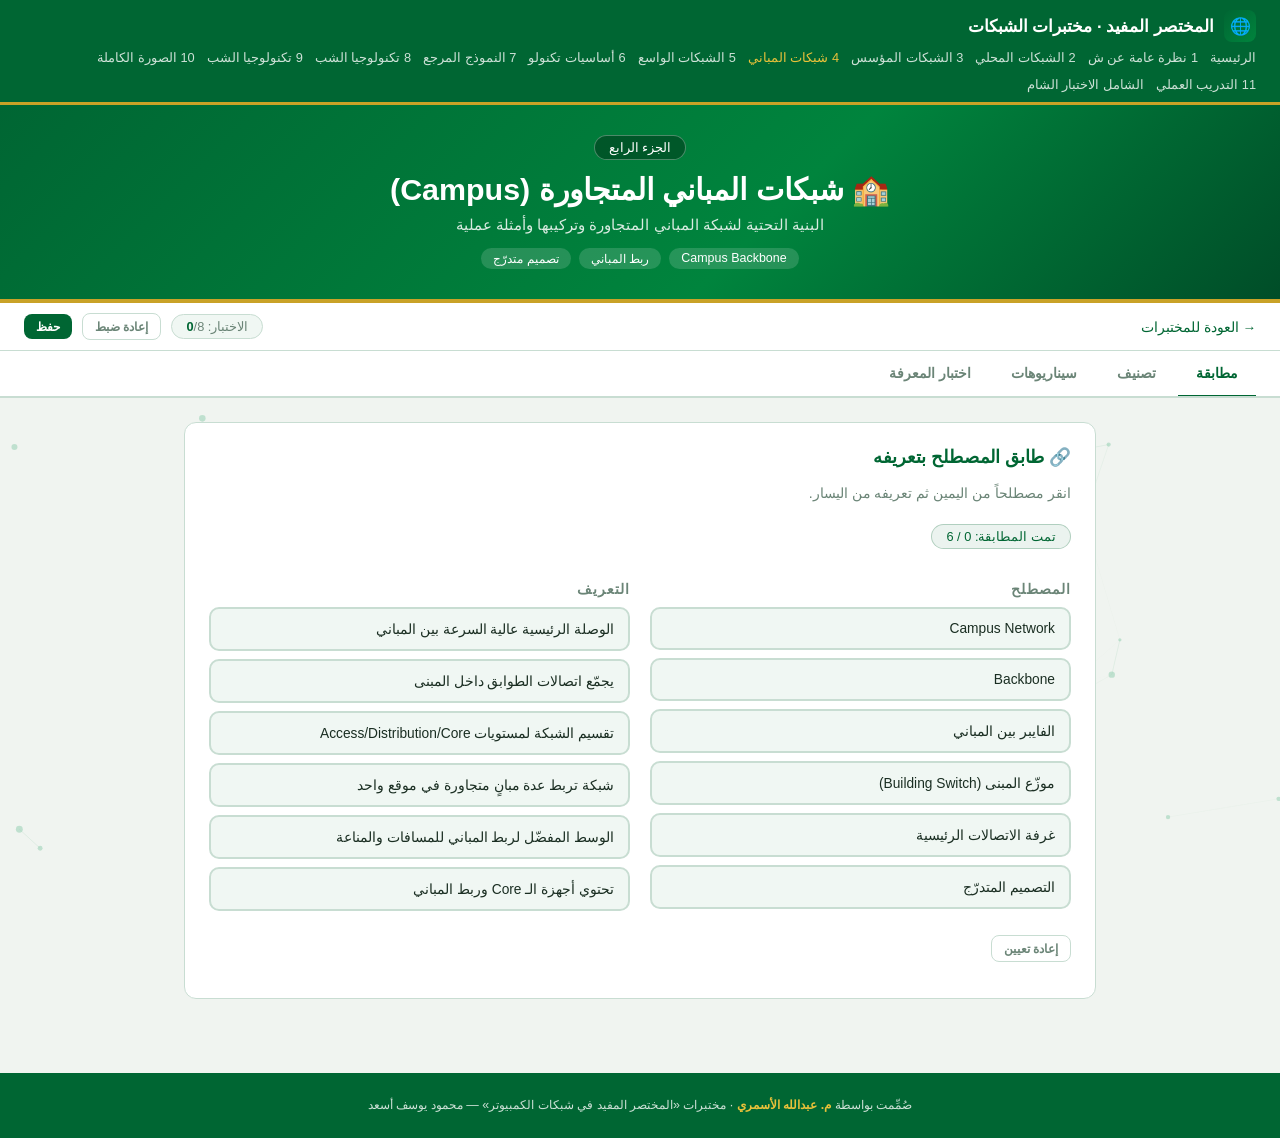
<file: labs/networks/part04-campus.html>
<!DOCTYPE html>
<html lang="ar" dir="rtl">
<head>
<meta charset="UTF-8">
<meta name="viewport" content="width=device-width, initial-scale=1.0">
<title>الجزء الرابع – شبكات المباني المتجاورة (Campus) | المختصر المفيد</title>
<style>
#net-canvas{position:fixed;top:0;left:0;width:100%;height:100%;z-index:0;pointer-events:none;opacity:.45}
*{box-sizing:border-box;margin:0;padding:0}
:root{--bg:#f0f4f0;--surface:#fff;--surface2:#f0f7f3;--surface3:#e0ede6;--accent:#006633;--accent2:#00843d;--text:#1a2e22;--text2:#6b8577;--border:#c8ddd2;--success:#10b981;--error:#ef4444;--radius:12px}
body{background:var(--bg);color:var(--text);font-family:'Segoe UI',Tahoma,Arial,sans-serif;min-height:100vh;direction:rtl}
a{color:var(--accent);text-decoration:none}
.topbar{position:relative;z-index:5;background:#006633;border-bottom:3px solid #c9a227;padding:10px 24px;display:flex;align-items:center;justify-content:space-between;flex-wrap:wrap;gap:8px}
.topbar-brand{display:flex;align-items:center;gap:10px;font-weight:700;font-size:1.05rem;color:#fff}
.topbar-brand .logo{width:32px;height:32px;background:linear-gradient(135deg,var(--accent),var(--accent2));border-radius:8px;display:flex;align-items:center;justify-content:center}
.topbar-links{display:flex;gap:12px;font-size:.8rem;flex-wrap:wrap}
.topbar-links a{color:rgba(255,255,255,.8);transition:color .2s}
.topbar-links a:hover{color:#e8c13a}
.lab-header{position:relative;z-index:5;background:linear-gradient(135deg,#006633 0%,#00843d 60%,#004d28 100%);padding:30px 24px;text-align:center;border-bottom:4px solid #c9a227}
.lab-badge{display:inline-block;background:rgba(0,0,0,.3);border:1px solid rgba(255,255,255,.3);color:#fff;padding:4px 14px;border-radius:20px;font-size:.8rem;margin-bottom:12px}
.lab-header h1{font-size:1.9rem;font-weight:800;color:#fff;margin-bottom:8px}
.lab-header p{color:rgba(255,255,255,.85);font-size:.95rem}
.chapter-tags{display:flex;flex-wrap:wrap;gap:8px;justify-content:center;margin-top:14px}
.chapter-tag{background:rgba(255,255,255,.15);color:#fff;padding:3px 12px;border-radius:20px;font-size:.78rem}
.nav-bar{position:relative;z-index:5;background:var(--surface);border-bottom:1px solid var(--border);padding:10px 24px;display:flex;align-items:center;justify-content:space-between;flex-wrap:wrap;gap:8px}
.back-link{color:var(--accent);font-size:.85rem}
.tabs-wrapper{position:relative;z-index:5;background:var(--surface);border-bottom:2px solid var(--border);padding:0 24px;display:flex;gap:4px;overflow-x:auto}
.tab-btn{padding:14px 18px;border:none;background:none;color:var(--text2);cursor:pointer;font-size:.88rem;font-weight:600;border-bottom:3px solid transparent;margin-bottom:-2px;white-space:nowrap;transition:all .2s}
.tab-btn.active{color:var(--accent);border-bottom-color:var(--accent)}
.tab-btn:hover:not(.active){color:var(--text)}
.container{position:relative;z-index:5;max-width:960px;margin:0 auto;padding:24px}
.tab-content{display:none}
.tab-content.active{display:block}
.card{background:var(--surface);border:1px solid var(--border);border-radius:var(--radius);padding:24px;margin-bottom:20px}
.card h2{font-size:1.1rem;margin-bottom:14px;color:var(--accent)}
.card h3{font-size:.95rem;margin-bottom:10px;color:var(--accent)}
.subtitle{color:var(--text2);font-size:.88rem;margin-bottom:18px;line-height:1.7}
.btn{padding:9px 20px;border:none;border-radius:8px;font-size:.88rem;cursor:pointer;transition:all .2s;font-weight:600}
.btn-primary{background:var(--accent);color:#fff}
.btn-primary:hover{background:var(--accent2)}
.btn-ghost{background:transparent;border:1px solid var(--border);color:var(--text2)}
.btn-ghost:hover{border-color:var(--accent);color:var(--text)}
.btn-sm{padding:5px 12px;font-size:.78rem}
.alert{padding:12px 16px;border-radius:8px;margin:10px 0;font-size:.88rem;line-height:1.6}
.alert-success{background:rgba(16,185,129,.12);border:1px solid rgba(16,185,129,.35);color:#065f46}
.alert-warn{background:rgba(245,158,11,.12);border:1px solid rgba(245,158,11,.35);color:#7a6010}
.alert-danger{background:rgba(239,68,68,.1);border:1px solid rgba(239,68,68,.3);color:#7f1d1d}
.score-badge{display:inline-block;background:rgba(0,102,51,.08);border:1px solid rgba(0,102,51,.25);border-radius:20px;padding:4px 14px;font-size:.8rem;color:var(--accent);margin-bottom:16px}
.score-chip{background:var(--surface2);border:1px solid var(--border);border-radius:20px;padding:4px 14px;font-size:.8rem;color:var(--text2)}
.score-chip span{color:var(--accent);font-weight:700}
.match-container{display:grid;grid-template-columns:1fr 1fr;gap:20px;margin:16px 0}
.match-col h4{font-size:.85rem;color:var(--text2);margin-bottom:10px;letter-spacing:1px}
.match-item{background:var(--surface2);border:2px solid var(--border);border-radius:10px;padding:12px 14px;margin-bottom:8px;cursor:pointer;transition:all .2s;font-size:.86rem;user-select:none}
.match-item:hover{border-color:var(--accent)}
.match-item.selected{border-color:var(--accent);background:rgba(0,102,51,.08);color:var(--accent)}
.match-item.matched{border-color:var(--success);background:rgba(16,185,129,.12);color:#065f46;cursor:default}
.match-item.wrong-match{border-color:var(--error);background:rgba(239,68,68,.1);animation:shake .3s}
@keyframes shake{0%,100%{transform:translateX(0)}25%{transform:translateX(-6px)}75%{transform:translateX(6px)}}
table{width:100%;border-collapse:collapse;font-size:.88rem}
th{background:var(--surface2);padding:10px 12px;text-align:right;color:var(--text2);font-weight:600;border-bottom:2px solid var(--border)}
td{padding:10px 12px;border-bottom:1px solid var(--border);vertical-align:middle}
tr:hover td{background:rgba(0,102,51,.04)}
select{background:var(--surface2);border:1px solid var(--border);border-radius:6px;color:var(--text);padding:6px 10px;font-size:.85rem;cursor:pointer;width:100%}
select:focus{outline:none;border-color:var(--accent)}
.quiz-q{margin-bottom:24px}
.quiz-q p{font-weight:600;margin-bottom:12px;line-height:1.5}
.quiz-opt{background:var(--surface2);border:1px solid var(--border);border-radius:8px;padding:11px 16px;cursor:pointer;transition:all .2s;font-size:.88rem;text-align:right;width:100%;margin-bottom:8px;color:var(--text);display:block}
.quiz-opt:hover{border-color:var(--accent)}
.quiz-opt.correct{border-color:var(--success);background:rgba(16,185,129,.12);color:#065f46}
.quiz-opt.incorrect{border-color:var(--error);background:rgba(239,68,68,.1);color:#7f1d1d}
.quiz-opt:disabled{cursor:default}
.prog-wrap{background:var(--surface3);border-radius:20px;height:8px;margin:8px 0;overflow:hidden}
.prog-fill{height:100%;border-radius:20px;background:linear-gradient(90deg,#006633,#00843d);transition:width .4s}
.net-grid{display:grid;grid-template-columns:repeat(auto-fill,minmax(170px,1fr));gap:14px;margin:16px 0}
.scenario-card{background:var(--surface2);border:2px solid var(--border);border-radius:10px;padding:18px;text-align:center;cursor:pointer;transition:all .2s}
.scenario-card:hover{border-color:var(--accent)}
.scenario-card.selected{border-color:var(--success);background:rgba(16,185,129,.1)}
.scenario-card.wrong{border-color:var(--error);background:rgba(239,68,68,.08)}
.scenario-icon{font-size:1.9rem;margin-bottom:8px}
.scenario-name{font-weight:700;margin-bottom:4px}
.scenario-desc{font-size:.74rem;color:var(--text2);line-height:1.4}
.correct-row td{background:rgba(16,185,129,.1)!important}
.wrong-row td{background:rgba(239,68,68,.08)!important}
@media(max-width:600px){.match-container{grid-template-columns:1fr}.net-grid{grid-template-columns:1fr 1fr}}
footer{position:relative;z-index:5;background:#006633;padding:20px 30px;text-align:center;margin-top:30px}
footer p{color:rgba(255,255,255,.8);font-size:.78rem;line-height:2}
footer strong{color:#e8c13a}

</style>
</head>
<body>
<canvas id="net-canvas"></canvas>
<div class="topbar">
  <div class="topbar-brand"><div class="logo">🌐</div>المختصر المفيد · مختبرات الشبكات</div>
  <div class="topbar-links">
    <a href="index.html">الرئيسية</a>
    <a href="part01-overview.html">1 نظرة عامة عن ش</a>
    <a href="part02-lan-ethernet.html">2 الشبكات المحلي</a>
    <a href="part03-enterprise-fiber.html">3 الشبكات المؤسس</a>
    <a href="part04-campus.html" style="color:#e8c13a">4 شبكات المباني </a>
    <a href="part05-wan-physical.html">5 الشبكات الواسع</a>
    <a href="part06-basics.html">6 أساسيات تكنولو</a>
    <a href="part07-osi.html">7 النموذج المرجع</a>
    <a href="part08-lan-tech.html">8 تكنولوجيا الشب</a>
    <a href="part09-wan-tech.html">9 تكنولوجيا الشب</a>
    <a href="part10-all-together.html">10 الصورة الكاملة</a>
    <a href="part11-practical.html">11 التدريب العملي</a>
    <a href="capstone.html">الشامل الاختبار الشام</a>
  </div>
</div>
<div class="lab-header">
  <div class="lab-badge">الجزء الرابع</div>
  <h1>🏫 شبكات المباني المتجاورة (Campus)</h1>
  <p>البنية التحتية لشبكة المباني المتجاورة وتركيبها وأمثلة عملية</p>
  <div class="chapter-tags"><span class="chapter-tag">Campus Backbone</span><span class="chapter-tag">ربط المباني</span><span class="chapter-tag">تصميم متدرّج</span></div>
</div>
<div class="nav-bar">
  <a href="index.html" class="back-link">→ العودة للمختبرات</a>
  <div style="display:flex;align-items:center;gap:10px">
    <span class="score-chip">الاختبار: <span id="stotal">0</span>/8</span>
    <button class="btn btn-ghost btn-sm" onclick="resetAll()">إعادة ضبط</button>
    <button class="btn btn-primary btn-sm" onclick="saveScore()">حفظ</button>
  </div>
</div>
<div class="tabs-wrapper">
  <button class="tab-btn active" onclick="switchTab(this,'0')">مطابقة</button>
  <button class="tab-btn" onclick="switchTab(this,'1')">تصنيف</button>
  <button class="tab-btn" onclick="switchTab(this,'2')">سيناريوهات</button>
  <button class="tab-btn" onclick="switchTab(this,'3')">اختبار المعرفة</button>
</div>
<div class="tab-content active" id="tab0"><div class="container"><div class="card">
  <h2>🔗 طابق المصطلح بتعريفه</h2><p class="subtitle">انقر مصطلحاً من اليمين ثم تعريفه من اليسار.</p>
  <div class="score-badge" id="m-score">تمت المطابقة: 0 / 0</div>
  <div class="match-container"><div><div class="match-col"><h4>المصطلح</h4></div><div id="m-left"></div></div><div><div class="match-col"><h4>التعريف</h4></div><div id="m-right"></div></div></div>
  <button class="btn btn-ghost btn-sm" onclick="buildMatch()">إعادة تعيين</button><div id="m-feedback" style="margin-top:12px"></div>
</div></div></div>
<div class="tab-content" id="tab1"><div class="container"><div class="card">
  <h2>🔍 صنّف كل بند</h2><p class="subtitle">اختر التصنيف الصحيح لكل بند.</p>
  <table><thead><tr><th>البند</th><th>التصنيف</th><th>الحالة</th></tr></thead><tbody id="t-tbody"></tbody></table>
  <div style="margin-top:16px;display:flex;gap:10px;flex-wrap:wrap"><button class="btn btn-primary" onclick="checkTable()">تحقق</button><button class="btn btn-ghost btn-sm" onclick="buildTable()">إعادة تعيين</button></div>
  <div id="t-feedback" style="margin-top:12px"></div>
</div></div></div>
<div class="tab-content" id="tab2"><div class="container"><div class="card">
  <h2>🗺️ سيناريوهات عملية</h2><p class="subtitle">اختر الإجابة المناسبة لكل سيناريو.</p>
  <div class="score-badge" id="s-score">النتيجة: 0 / 0</div>
  <h3 id="s-num">السيناريو 1</h3><p id="s-q" style="margin:12px 0;line-height:1.7"></p>
  <div class="net-grid" id="s-options"></div><div id="s-feedback" style="margin-top:12px"></div>
  <button class="btn btn-primary" id="s-next" onclick="nextScenario()" style="margin-top:16px;display:none">التالي ←</button>
</div></div></div>

<div class="tab-content" id="tab3"><div class="container"><div class="card">
  <h2>📝 اختبار المعرفة</h2><p class="subtitle">8 أسئلة. تُحفظ نتيجتك تلقائياً.</p>
  <div class="score-badge" id="quiz-score">النتيجة: 0 / 8</div>
  <div class="prog-wrap"><div class="prog-fill" id="quiz-prog" style="width:0%"></div></div><div id="quiz-container"></div>
</div></div></div>
<footer><p>صُمِّمت بواسطة <strong>م. عبدالله الأسمري</strong> · مختبرات «المختصر المفيد في شبكات الكمبيوتر» — محمود يوسف أسعد</p></footer>
<script>
var LAB_ID="net_p04";
var MATCH=[{"a":"Campus Network","b":"شبكة تربط عدة مبانٍ متجاورة في موقع واحد"},{"a":"Backbone","b":"الوصلة الرئيسية عالية السرعة بين المباني"},{"a":"الفايبر بين المباني","b":"الوسط المفضّل لربط المباني للمسافات والمناعة"},{"a":"موزّع المبنى (Building Switch)","b":"يجمّع اتصالات الطوابق داخل المبنى"},{"a":"غرفة الاتصالات الرئيسية","b":"تحتوي أجهزة الـ Core وربط المباني"},{"a":"التصميم المتدرّج","b":"تقسيم الشبكة لمستويات Access/Distribution/Core"}];
var TABLE=[{"item":"الوسط المفضّل بين المباني","ans":"Fiber","opts":["UTP","Fiber","Coaxial"]},{"item":"الوصلة الرئيسية بين المباني","ans":"Backbone","opts":["Patch Cord","Backbone","Loopback"]},{"item":"تربط طوابق المبنى الواحد","ans":"سويتش المبنى","opts":["سويتش المبنى","الراوتر","المودم"]},{"item":"يربط الأجهزة الطرفية","ans":"Access","opts":["Access","Core","WAN"]},{"item":"تصميم الحرم يكون","ans":"متدرّج","opts":["عشوائي","متدرّج","مسطّح"]},{"item":"سبب استخدام الفايبر بين المباني","ans":"المسافة والمناعة","opts":["اللون","المسافة والمناعة","الوزن"]}];
var SCEN=[{"q":"تربط 4 مبانٍ في حرم جامعي تفصلها مئات الأمتار. ما الوسط الأنسب للربط بينها؟","ans":"Fiber","opts":[{"n":"UTP","i":"🟫","d":"100م فقط"},{"n":"Fiber","i":"🔦","d":"مسافات"},{"n":"Wi-Fi","i":"📶","d":""},{"n":"Serial","i":"🧵","d":""}],"explain":"المسافات بين المباني تتجاوز حد النحاس، فالفايبر هو الحل."},{"q":"ما اسم الوصلة الرئيسية عالية السرعة التي تربط المباني؟","ans":"Backbone","opts":[{"n":"Patch Cord","i":"🔌","d":""},{"n":"Backbone","i":"🦴","d":"عمود فقري"},{"n":"Loopback","i":"🔄","d":""},{"n":"Crossover","i":"❎","d":""}],"explain":"الـ Backbone هو العمود الفقري بين المباني."},{"q":"لتنظيم شبكة الحرم وسهولة توسعتها، يُتبع تصميم؟","ans":"متدرّج","opts":[{"n":"مسطّح","i":"➖","d":""},{"n":"متدرّج","i":"🪜","d":"Access/Dist/Core"},{"n":"عشوائي","i":"🎲","d":""},{"n":"حلقي فقط","i":"⭕","d":""}],"explain":"التصميم المتدرّج (Hierarchical) أسهل في الإدارة والتوسعة."},{"q":"أين توضع أجهزة الـ Core وربط المباني عادةً؟","ans":"غرفة الاتصالات الرئيسية","opts":[{"n":"غرفة الاتصالات الرئيسية","i":"🏢","d":""},{"n":"مكتب المستخدم","i":"🪑","d":""},{"n":"خارج المبنى","i":"🌳","d":""},{"n":"في الكابل","i":"🧵","d":""}],"explain":"غرفة الاتصالات الرئيسية تضم أجهزة المركز وربط المباني."}];
var QUIZ=[{"q":"شبكة المباني المتجاورة تُسمى؟","opts":["LAN","Campus","WAN","PAN"],"ans":1,"exp":"Campus Network."},{"q":"الوسط المفضّل بين مباني الحرم؟","opts":["UTP","Fiber","Coax","Wi-Fi"],"ans":1,"exp":"الفايبر للمسافة والمناعة."},{"q":"الوصلة الرئيسية بين المباني؟","opts":["Patch Cord","Backbone","Loopback","Trunk"],"ans":1,"exp":"Backbone."},{"q":"تصميم شبكة الحرم يكون؟","opts":["مسطّح","متدرّج","عشوائي","بلا تخطيط"],"ans":1,"exp":"متدرّج/هرمي."},{"q":"سبب تجنّب UTP بين المباني البعيدة؟","opts":["لونه","حد 100 متر","وزنه","سعره"],"ans":1,"exp":"حد المسافة 100م."},{"q":"المستوى الذي يربط الأجهزة الطرفية؟","opts":["Access","Core","WAN","MAN"],"ans":0,"exp":"Access."},{"q":"أين توضع أجهزة المركز Core؟","opts":["مكتب المستخدم","غرفة الاتصالات الرئيسية","خارج المبنى","في المقبس"],"ans":1,"exp":"الغرفة الرئيسية."},{"q":"فائدة التصميم المتدرّج؟","opts":["تعقيد","سهولة الإدارة والتوسعة","بطء","تكلفة فقط"],"ans":1,"exp":"إدارة وتوسعة أسهل."}];
function switchTab(btn,id){
  var cs=document.querySelectorAll('.tab-content');
  for(var i=0;i<cs.length;i++)cs[i].classList.remove('active');
  var t=document.getElementById('tab'+id);if(t)t.classList.add('active');
  var bs=document.querySelectorAll('.tab-btn');
  for(var j=0;j<bs.length;j++)bs[j].classList.remove('active');
  if(btn)btn.classList.add('active');
}

/* مطابقة */
var mSel=null,mDone=0;
function buildMatch(){
  if(typeof MATCH==='undefined'||!MATCH.length)return;
  mSel=null;mDone=0;
  var right=MATCH.slice().sort(function(){return Math.random()-0.5;});
  document.getElementById('m-left').innerHTML=MATCH.map(function(d,i){return '<div class="match-item" id="ml-'+i+'" onclick="mPickL('+i+')">'+d.a+'</div>';}).join('');
  document.getElementById('m-right').innerHTML=right.map(function(d,i){return '<div class="match-item" id="mr-'+i+'" data-b="'+encodeURIComponent(d.b)+'" onclick="mPickR('+i+')">'+d.b+'</div>';}).join('');
  document.getElementById('m-score').textContent='تمت المطابقة: 0 / '+MATCH.length;
  document.getElementById('m-feedback').innerHTML='';
}
function mPickL(i){var l=document.querySelectorAll('#m-left .match-item');for(var k=0;k<l.length;k++)l[k].classList.remove('selected');document.getElementById('ml-'+i).classList.add('selected');mSel=i;}
function mPickR(i){
  if(mSel===null)return;
  var r=document.getElementById('mr-'+i),b=decodeURIComponent(r.getAttribute('data-b'));
  if(b===MATCH[mSel].b){
    var l=document.getElementById('ml-'+mSel);l.classList.remove('selected');l.classList.add('matched');l.style.pointerEvents='none';
    r.classList.add('matched');r.style.pointerEvents='none';mDone++;
    document.getElementById('m-score').textContent='تمت المطابقة: '+mDone+' / '+MATCH.length;
    if(mDone===MATCH.length)document.getElementById('m-feedback').innerHTML='<div class="alert alert-success">🎉 ممتاز! طابقت الكل بشكل صحيح.</div>';
  }else{
    var l2=document.getElementById('ml-'+mSel);l2.classList.add('wrong-match');r.classList.add('wrong-match');
    (function(l2,r){setTimeout(function(){l2.classList.remove('wrong-match','selected');r.classList.remove('wrong-match');},700);})(l2,r);
  }
  mSel=null;
}

/* تصنيف */
function buildTable(){
  if(typeof TABLE==='undefined'||!TABLE.length)return;
  document.getElementById('t-tbody').innerHTML=TABLE.map(function(d,i){
    return '<tr id="tr-'+i+'"><td style="font-weight:600">'+d.item+'</td><td><select id="ts-'+i+'"><option value="">-- اختر --</option>'+d.opts.map(function(o){return '<option value="'+o+'">'+o+'</option>';}).join('')+'</select></td><td id="tc-'+i+'" style="font-size:.8rem"></td></tr>';
  }).join('');
  document.getElementById('t-feedback').innerHTML='';
}
function checkTable(){
  var ok=0;
  TABLE.forEach(function(d,i){
    var s=document.getElementById('ts-'+i),row=document.getElementById('tr-'+i),c=document.getElementById('tc-'+i);
    if(!s.value){c.textContent='—';row.className='';return;}
    if(s.value===d.ans){ok++;row.className='correct-row';c.innerHTML='<span style="color:#065f46">✓ صحيح</span>';}
    else{row.className='wrong-row';c.innerHTML='<span style="color:#7f1d1d">✗ الصحيح: '+d.ans+'</span>';}
  });
  document.getElementById('t-feedback').innerHTML='<div class="alert '+(ok===TABLE.length?'alert-success':'alert-warn')+'">النتيجة: '+ok+' / '+TABLE.length+'</div>';
}

/* سيناريوهات */
var sIdx=0,sOk=0;
function loadScenario(){
  if(typeof SCEN==='undefined'||!SCEN.length)return;
  var s=SCEN[sIdx];
  document.getElementById('s-num').textContent='السيناريو '+(sIdx+1)+' من '+SCEN.length;
  document.getElementById('s-q').textContent=s.q;
  document.getElementById('s-feedback').innerHTML='';
  document.getElementById('s-next').style.display='none';
  document.getElementById('s-options').innerHTML=s.opts.map(function(o){return '<div class="scenario-card" onclick="pickScenario(\''+o.n+'\')"><div class="scenario-icon">'+o.i+'</div><div class="scenario-name">'+o.n+'</div><div class="scenario-desc">'+o.d+'</div></div>';}).join('');
  document.getElementById('s-score').textContent='النتيجة: '+sOk+' / '+Math.min(sIdx,SCEN.length);
}
function pickScenario(ch){
  var s=SCEN[sIdx],cards=document.querySelectorAll('#s-options .scenario-card');
  for(var k=0;k<cards.length;k++){cards[k].style.pointerEvents='none';var nm=cards[k].querySelector('.scenario-name').textContent;if(nm===s.ans)cards[k].classList.add('selected');else if(nm===ch&&ch!==s.ans)cards[k].classList.add('wrong');}
  if(ch===s.ans)sOk++;
  document.getElementById('s-feedback').innerHTML='<div class="alert '+(ch===s.ans?'alert-success':'alert-danger')+'">'+(ch===s.ans?'✅ صحيح! ':'❌ غير صحيح. ')+s.explain+'</div>';
  document.getElementById('s-next').style.display='inline-block';
  document.getElementById('s-score').textContent='النتيجة: '+sOk+' / '+(sIdx+1);
}
function nextScenario(){
  sIdx++;
  if(sIdx>=SCEN.length){
    document.getElementById('s-options').innerHTML='';document.getElementById('s-q').textContent='';
    document.getElementById('s-num').textContent='اكتمل القسم!';
    document.getElementById('s-feedback').innerHTML='<div class="alert alert-success">حصلت على '+sOk+'/'+SCEN.length+'.<br><button class="btn btn-ghost btn-sm" onclick="sIdx=0;sOk=0;loadScenario()" style="margin-top:10px">إعادة المحاولة</button></div>';
    return;
  }
  loadScenario();
}

/* الاختبار */
var qScore=0,qAns=0;
function buildQuiz(){
  if(typeof QUIZ==='undefined'||!QUIZ.length)return;
  document.getElementById('quiz-container').innerHTML=QUIZ.map(function(q,i){return '<div class="quiz-q" id="qq-'+i+'"><p>'+(i+1)+'. '+q.q+'</p>'+q.opts.map(function(o,j){return '<button class="quiz-opt" onclick="answerQuiz('+i+','+j+')">'+o+'</button>';}).join('')+'<div id="qfb-'+i+'" style="margin-top:6px"></div></div>';}).join('');
}
function answerQuiz(qi,oi){
  var q=QUIZ[qi],btns=document.querySelectorAll('#qq-'+qi+' .quiz-opt');
  for(var k=0;k<btns.length;k++)btns[k].disabled=true;
  btns[q.ans].classList.add('correct');
  if(oi!==q.ans)btns[oi].classList.add('incorrect');else qScore++;
  qAns++;
  document.getElementById('qfb-'+qi).innerHTML='<div class="alert '+(oi===q.ans?'alert-success':'alert-danger')+'" style="font-size:.82rem">'+(oi===q.ans?'✅ صحيح! ':'❌ غير صحيح. ')+q.exp+'</div>';
  document.getElementById('quiz-score').textContent='النتيجة: '+qScore+' / '+QUIZ.length;
  document.getElementById('quiz-prog').style.width=(qAns/QUIZ.length*100)+'%';
  if(qAns===QUIZ.length){
    var pct=Math.round(qScore/QUIZ.length*100);
    localStorage.setItem(LAB_ID,JSON.stringify({score:qScore,total:QUIZ.length,pct:pct}));
    document.getElementById('stotal').textContent=qScore+'/'+QUIZ.length;
    document.getElementById('quiz-container').insertAdjacentHTML('beforeend','<div class="alert '+(pct>=90?'alert-success':pct>=60?'alert-warn':'alert-danger')+'" style="margin-top:20px;font-weight:700">🎓 انتهى الاختبار! نتيجتك: '+qScore+'/'+QUIZ.length+' ('+pct+'%) — '+(pct>=90?'ممتاز 🏆':pct>=75?'جيد جداً ⭐':pct>=60?'جيد ✓':'يحتاج مراجعة 📖')+'<br><a href="index.html" style="color:var(--accent);font-size:.85rem;display:inline-block;margin-top:8px">← العودة للمختبرات</a></div>');
  }
}
function resetAll(){localStorage.removeItem(LAB_ID);location.reload();}
function saveScore(){if(qAns>0){var pct=Math.round(qScore/QUIZ.length*100);localStorage.setItem(LAB_ID,JSON.stringify({score:qScore,total:QUIZ.length,pct:pct}));document.getElementById('stotal').textContent=qScore+'/'+QUIZ.length;}}

/* حاسبة التقسيم */
function ipToInt(ip){return ip.split('.').reduce(function(a,o){return(a<<8)+(+o);},0)>>>0;}
function intToIp(n){return [24,16,8,0].map(function(s){return(n>>>s)&255;}).join('.');}
function calcSubnet(){
  var el=document.getElementById('ip-in');if(!el)return;
  var ip=el.value.trim(),p=parseInt(document.getElementById('pfx-in').value,10),out=document.getElementById('calc-out');
  var parts=ip.split('.');
  if(parts.length!==4||parts.some(function(o){return o===''||isNaN(o)||+o<0||+o>255;})||isNaN(p)||p<1||p>32){out.innerHTML='<div class="alert alert-danger">⚠️ أدخل عنوان IP صحيحاً وبادئة بين 1 و32.</div>';return;}
  var mask=p===0?0:(0xFFFFFFFF<<(32-p))>>>0,ipi=ipToInt(ip),net=(ipi&mask)>>>0,bc=(net|(~mask>>>0))>>>0;
  var hosts=p>=31?0:Math.pow(2,32-p)-2,first=p>=31?net:net+1,last=p>=31?bc:bc-1;
  out.innerHTML='<table><tr><td style="font-weight:600">القناع (Mask)</td><td>'+intToIp(mask)+' (/'+p+')</td></tr>'+
    '<tr><td style="font-weight:600">عنوان الشبكة</td><td>'+intToIp(net)+'</td></tr>'+
    '<tr><td style="font-weight:600">عنوان البث</td><td>'+intToIp(bc)+'</td></tr>'+
    '<tr><td style="font-weight:600">أول مضيف صالح</td><td>'+(hosts?intToIp(first):'—')+'</td></tr>'+
    '<tr><td style="font-weight:600">آخر مضيف صالح</td><td>'+(hosts?intToIp(last):'—')+'</td></tr>'+
    '<tr><td style="font-weight:600">عدد المضيفين الصالحين</td><td style="color:var(--accent);font-weight:700">'+hosts+'</td></tr></table>';
}

/* تشغيل */
buildMatch();buildTable();loadScenario();buildQuiz();
(function(){var s=JSON.parse(localStorage.getItem(LAB_ID)||'null');if(s&&document.getElementById('stotal'))document.getElementById('stotal').textContent=s.score+'/'+s.total;})();
(function(){var c=document.getElementById('net-canvas');if(!c)return;var ctx=c.getContext('2d'),W,H,nodes=[],N=42,D=150;
function rs(){W=c.width=innerWidth;H=c.height=innerHeight;}rs();window.addEventListener('resize',function(){rs();init();});
function Nd(){this.x=Math.random()*W;this.y=Math.random()*H;this.vx=(Math.random()-.5)*.35;this.vy=(Math.random()-.5)*.35;this.r=Math.random()*2+1.5;this.g=Math.random()<.12;}
function init(){nodes=[];for(var i=0;i<N;i++)nodes.push(new Nd());}init();
function draw(){ctx.clearRect(0,0,W,H);for(var i=0;i<nodes.length;i++){var a=nodes[i];for(var j=i+1;j<nodes.length;j++){var b=nodes[j],dx=a.x-b.x,dy=a.y-b.y,d=Math.sqrt(dx*dx+dy*dy);if(d<D){ctx.beginPath();ctx.strokeStyle='rgba(0,150,80,'+(1-d/D)*.3+')';ctx.lineWidth=.7;ctx.moveTo(a.x,a.y);ctx.lineTo(b.x,b.y);ctx.stroke();}}}
for(var i=0;i<nodes.length;i++){var n=nodes[i];ctx.beginPath();ctx.arc(n.x,n.y,n.r,0,Math.PI*2);ctx.fillStyle=n.g?'rgba(201,162,39,.6)':'rgba(0,150,80,.45)';ctx.fill();n.x+=n.vx;n.y+=n.vy;if(n.x<0||n.x>W)n.vx*=-1;if(n.y<0||n.y>H)n.vy*=-1;}requestAnimationFrame(draw);}draw();})();


</script>
</body>
</html>
</file>
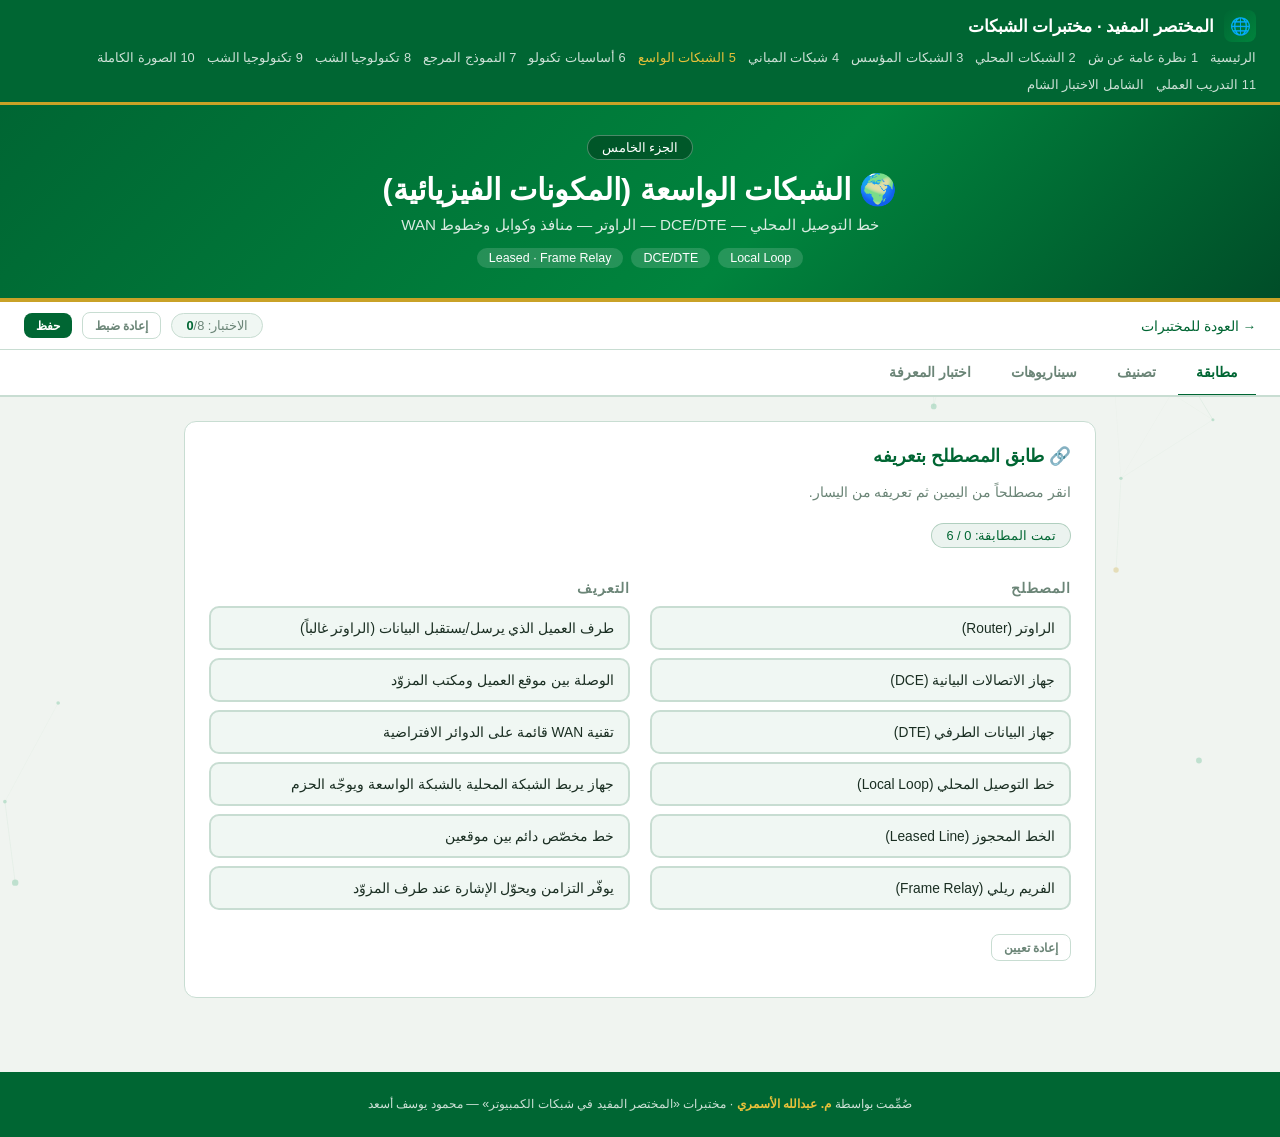
<file: labs/networks/part05-wan-physical.html>
<!DOCTYPE html>
<html lang="ar" dir="rtl">
<head>
<meta charset="UTF-8">
<meta name="viewport" content="width=device-width, initial-scale=1.0">
<title>الجزء الخامس – الشبكات الواسعة (المكونات الفيزيائية) | المختصر المفيد</title>
<style>
#net-canvas{position:fixed;top:0;left:0;width:100%;height:100%;z-index:0;pointer-events:none;opacity:.45}
*{box-sizing:border-box;margin:0;padding:0}
:root{--bg:#f0f4f0;--surface:#fff;--surface2:#f0f7f3;--surface3:#e0ede6;--accent:#006633;--accent2:#00843d;--text:#1a2e22;--text2:#6b8577;--border:#c8ddd2;--success:#10b981;--error:#ef4444;--radius:12px}
body{background:var(--bg);color:var(--text);font-family:'Segoe UI',Tahoma,Arial,sans-serif;min-height:100vh;direction:rtl}
a{color:var(--accent);text-decoration:none}
.topbar{position:relative;z-index:5;background:#006633;border-bottom:3px solid #c9a227;padding:10px 24px;display:flex;align-items:center;justify-content:space-between;flex-wrap:wrap;gap:8px}
.topbar-brand{display:flex;align-items:center;gap:10px;font-weight:700;font-size:1.05rem;color:#fff}
.topbar-brand .logo{width:32px;height:32px;background:linear-gradient(135deg,var(--accent),var(--accent2));border-radius:8px;display:flex;align-items:center;justify-content:center}
.topbar-links{display:flex;gap:12px;font-size:.8rem;flex-wrap:wrap}
.topbar-links a{color:rgba(255,255,255,.8);transition:color .2s}
.topbar-links a:hover{color:#e8c13a}
.lab-header{position:relative;z-index:5;background:linear-gradient(135deg,#006633 0%,#00843d 60%,#004d28 100%);padding:30px 24px;text-align:center;border-bottom:4px solid #c9a227}
.lab-badge{display:inline-block;background:rgba(0,0,0,.3);border:1px solid rgba(255,255,255,.3);color:#fff;padding:4px 14px;border-radius:20px;font-size:.8rem;margin-bottom:12px}
.lab-header h1{font-size:1.9rem;font-weight:800;color:#fff;margin-bottom:8px}
.lab-header p{color:rgba(255,255,255,.85);font-size:.95rem}
.chapter-tags{display:flex;flex-wrap:wrap;gap:8px;justify-content:center;margin-top:14px}
.chapter-tag{background:rgba(255,255,255,.15);color:#fff;padding:3px 12px;border-radius:20px;font-size:.78rem}
.nav-bar{position:relative;z-index:5;background:var(--surface);border-bottom:1px solid var(--border);padding:10px 24px;display:flex;align-items:center;justify-content:space-between;flex-wrap:wrap;gap:8px}
.back-link{color:var(--accent);font-size:.85rem}
.tabs-wrapper{position:relative;z-index:5;background:var(--surface);border-bottom:2px solid var(--border);padding:0 24px;display:flex;gap:4px;overflow-x:auto}
.tab-btn{padding:14px 18px;border:none;background:none;color:var(--text2);cursor:pointer;font-size:.88rem;font-weight:600;border-bottom:3px solid transparent;margin-bottom:-2px;white-space:nowrap;transition:all .2s}
.tab-btn.active{color:var(--accent);border-bottom-color:var(--accent)}
.tab-btn:hover:not(.active){color:var(--text)}
.container{position:relative;z-index:5;max-width:960px;margin:0 auto;padding:24px}
.tab-content{display:none}
.tab-content.active{display:block}
.card{background:var(--surface);border:1px solid var(--border);border-radius:var(--radius);padding:24px;margin-bottom:20px}
.card h2{font-size:1.1rem;margin-bottom:14px;color:var(--accent)}
.card h3{font-size:.95rem;margin-bottom:10px;color:var(--accent)}
.subtitle{color:var(--text2);font-size:.88rem;margin-bottom:18px;line-height:1.7}
.btn{padding:9px 20px;border:none;border-radius:8px;font-size:.88rem;cursor:pointer;transition:all .2s;font-weight:600}
.btn-primary{background:var(--accent);color:#fff}
.btn-primary:hover{background:var(--accent2)}
.btn-ghost{background:transparent;border:1px solid var(--border);color:var(--text2)}
.btn-ghost:hover{border-color:var(--accent);color:var(--text)}
.btn-sm{padding:5px 12px;font-size:.78rem}
.alert{padding:12px 16px;border-radius:8px;margin:10px 0;font-size:.88rem;line-height:1.6}
.alert-success{background:rgba(16,185,129,.12);border:1px solid rgba(16,185,129,.35);color:#065f46}
.alert-warn{background:rgba(245,158,11,.12);border:1px solid rgba(245,158,11,.35);color:#7a6010}
.alert-danger{background:rgba(239,68,68,.1);border:1px solid rgba(239,68,68,.3);color:#7f1d1d}
.score-badge{display:inline-block;background:rgba(0,102,51,.08);border:1px solid rgba(0,102,51,.25);border-radius:20px;padding:4px 14px;font-size:.8rem;color:var(--accent);margin-bottom:16px}
.score-chip{background:var(--surface2);border:1px solid var(--border);border-radius:20px;padding:4px 14px;font-size:.8rem;color:var(--text2)}
.score-chip span{color:var(--accent);font-weight:700}
.match-container{display:grid;grid-template-columns:1fr 1fr;gap:20px;margin:16px 0}
.match-col h4{font-size:.85rem;color:var(--text2);margin-bottom:10px;letter-spacing:1px}
.match-item{background:var(--surface2);border:2px solid var(--border);border-radius:10px;padding:12px 14px;margin-bottom:8px;cursor:pointer;transition:all .2s;font-size:.86rem;user-select:none}
.match-item:hover{border-color:var(--accent)}
.match-item.selected{border-color:var(--accent);background:rgba(0,102,51,.08);color:var(--accent)}
.match-item.matched{border-color:var(--success);background:rgba(16,185,129,.12);color:#065f46;cursor:default}
.match-item.wrong-match{border-color:var(--error);background:rgba(239,68,68,.1);animation:shake .3s}
@keyframes shake{0%,100%{transform:translateX(0)}25%{transform:translateX(-6px)}75%{transform:translateX(6px)}}
table{width:100%;border-collapse:collapse;font-size:.88rem}
th{background:var(--surface2);padding:10px 12px;text-align:right;color:var(--text2);font-weight:600;border-bottom:2px solid var(--border)}
td{padding:10px 12px;border-bottom:1px solid var(--border);vertical-align:middle}
tr:hover td{background:rgba(0,102,51,.04)}
select{background:var(--surface2);border:1px solid var(--border);border-radius:6px;color:var(--text);padding:6px 10px;font-size:.85rem;cursor:pointer;width:100%}
select:focus{outline:none;border-color:var(--accent)}
.quiz-q{margin-bottom:24px}
.quiz-q p{font-weight:600;margin-bottom:12px;line-height:1.5}
.quiz-opt{background:var(--surface2);border:1px solid var(--border);border-radius:8px;padding:11px 16px;cursor:pointer;transition:all .2s;font-size:.88rem;text-align:right;width:100%;margin-bottom:8px;color:var(--text);display:block}
.quiz-opt:hover{border-color:var(--accent)}
.quiz-opt.correct{border-color:var(--success);background:rgba(16,185,129,.12);color:#065f46}
.quiz-opt.incorrect{border-color:var(--error);background:rgba(239,68,68,.1);color:#7f1d1d}
.quiz-opt:disabled{cursor:default}
.prog-wrap{background:var(--surface3);border-radius:20px;height:8px;margin:8px 0;overflow:hidden}
.prog-fill{height:100%;border-radius:20px;background:linear-gradient(90deg,#006633,#00843d);transition:width .4s}
.net-grid{display:grid;grid-template-columns:repeat(auto-fill,minmax(170px,1fr));gap:14px;margin:16px 0}
.scenario-card{background:var(--surface2);border:2px solid var(--border);border-radius:10px;padding:18px;text-align:center;cursor:pointer;transition:all .2s}
.scenario-card:hover{border-color:var(--accent)}
.scenario-card.selected{border-color:var(--success);background:rgba(16,185,129,.1)}
.scenario-card.wrong{border-color:var(--error);background:rgba(239,68,68,.08)}
.scenario-icon{font-size:1.9rem;margin-bottom:8px}
.scenario-name{font-weight:700;margin-bottom:4px}
.scenario-desc{font-size:.74rem;color:var(--text2);line-height:1.4}
.correct-row td{background:rgba(16,185,129,.1)!important}
.wrong-row td{background:rgba(239,68,68,.08)!important}
@media(max-width:600px){.match-container{grid-template-columns:1fr}.net-grid{grid-template-columns:1fr 1fr}}
footer{position:relative;z-index:5;background:#006633;padding:20px 30px;text-align:center;margin-top:30px}
footer p{color:rgba(255,255,255,.8);font-size:.78rem;line-height:2}
footer strong{color:#e8c13a}

</style>
</head>
<body>
<canvas id="net-canvas"></canvas>
<div class="topbar">
  <div class="topbar-brand"><div class="logo">🌐</div>المختصر المفيد · مختبرات الشبكات</div>
  <div class="topbar-links">
    <a href="index.html">الرئيسية</a>
    <a href="part01-overview.html">1 نظرة عامة عن ش</a>
    <a href="part02-lan-ethernet.html">2 الشبكات المحلي</a>
    <a href="part03-enterprise-fiber.html">3 الشبكات المؤسس</a>
    <a href="part04-campus.html">4 شبكات المباني </a>
    <a href="part05-wan-physical.html" style="color:#e8c13a">5 الشبكات الواسع</a>
    <a href="part06-basics.html">6 أساسيات تكنولو</a>
    <a href="part07-osi.html">7 النموذج المرجع</a>
    <a href="part08-lan-tech.html">8 تكنولوجيا الشب</a>
    <a href="part09-wan-tech.html">9 تكنولوجيا الشب</a>
    <a href="part10-all-together.html">10 الصورة الكاملة</a>
    <a href="part11-practical.html">11 التدريب العملي</a>
    <a href="capstone.html">الشامل الاختبار الشام</a>
  </div>
</div>
<div class="lab-header">
  <div class="lab-badge">الجزء الخامس</div>
  <h1>🌍 الشبكات الواسعة (المكونات الفيزيائية)</h1>
  <p>خط التوصيل المحلي — DCE/DTE — الراوتر — منافذ وكوابل وخطوط WAN</p>
  <div class="chapter-tags"><span class="chapter-tag">Local Loop</span><span class="chapter-tag">DCE/DTE</span><span class="chapter-tag">Leased · Frame Relay</span></div>
</div>
<div class="nav-bar">
  <a href="index.html" class="back-link">→ العودة للمختبرات</a>
  <div style="display:flex;align-items:center;gap:10px">
    <span class="score-chip">الاختبار: <span id="stotal">0</span>/8</span>
    <button class="btn btn-ghost btn-sm" onclick="resetAll()">إعادة ضبط</button>
    <button class="btn btn-primary btn-sm" onclick="saveScore()">حفظ</button>
  </div>
</div>
<div class="tabs-wrapper">
  <button class="tab-btn active" onclick="switchTab(this,'0')">مطابقة</button>
  <button class="tab-btn" onclick="switchTab(this,'1')">تصنيف</button>
  <button class="tab-btn" onclick="switchTab(this,'2')">سيناريوهات</button>
  <button class="tab-btn" onclick="switchTab(this,'3')">اختبار المعرفة</button>
</div>
<div class="tab-content active" id="tab0"><div class="container"><div class="card">
  <h2>🔗 طابق المصطلح بتعريفه</h2><p class="subtitle">انقر مصطلحاً من اليمين ثم تعريفه من اليسار.</p>
  <div class="score-badge" id="m-score">تمت المطابقة: 0 / 0</div>
  <div class="match-container"><div><div class="match-col"><h4>المصطلح</h4></div><div id="m-left"></div></div><div><div class="match-col"><h4>التعريف</h4></div><div id="m-right"></div></div></div>
  <button class="btn btn-ghost btn-sm" onclick="buildMatch()">إعادة تعيين</button><div id="m-feedback" style="margin-top:12px"></div>
</div></div></div>
<div class="tab-content" id="tab1"><div class="container"><div class="card">
  <h2>🔍 صنّف كل بند</h2><p class="subtitle">اختر التصنيف الصحيح لكل بند.</p>
  <table><thead><tr><th>البند</th><th>التصنيف</th><th>الحالة</th></tr></thead><tbody id="t-tbody"></tbody></table>
  <div style="margin-top:16px;display:flex;gap:10px;flex-wrap:wrap"><button class="btn btn-primary" onclick="checkTable()">تحقق</button><button class="btn btn-ghost btn-sm" onclick="buildTable()">إعادة تعيين</button></div>
  <div id="t-feedback" style="margin-top:12px"></div>
</div></div></div>
<div class="tab-content" id="tab2"><div class="container"><div class="card">
  <h2>🗺️ سيناريوهات عملية</h2><p class="subtitle">اختر الإجابة المناسبة لكل سيناريو.</p>
  <div class="score-badge" id="s-score">النتيجة: 0 / 0</div>
  <h3 id="s-num">السيناريو 1</h3><p id="s-q" style="margin:12px 0;line-height:1.7"></p>
  <div class="net-grid" id="s-options"></div><div id="s-feedback" style="margin-top:12px"></div>
  <button class="btn btn-primary" id="s-next" onclick="nextScenario()" style="margin-top:16px;display:none">التالي ←</button>
</div></div></div>

<div class="tab-content" id="tab3"><div class="container"><div class="card">
  <h2>📝 اختبار المعرفة</h2><p class="subtitle">8 أسئلة. تُحفظ نتيجتك تلقائياً.</p>
  <div class="score-badge" id="quiz-score">النتيجة: 0 / 8</div>
  <div class="prog-wrap"><div class="prog-fill" id="quiz-prog" style="width:0%"></div></div><div id="quiz-container"></div>
</div></div></div>
<footer><p>صُمِّمت بواسطة <strong>م. عبدالله الأسمري</strong> · مختبرات «المختصر المفيد في شبكات الكمبيوتر» — محمود يوسف أسعد</p></footer>
<script>
var LAB_ID="net_p05";
var MATCH=[{"a":"الراوتر (Router)","b":"جهاز يربط الشبكة المحلية بالشبكة الواسعة ويوجّه الحزم"},{"a":"جهاز الاتصالات البيانية (DCE)","b":"يوفّر التزامن ويحوّل الإشارة عند طرف المزوّد"},{"a":"جهاز البيانات الطرفي (DTE)","b":"طرف العميل الذي يرسل/يستقبل البيانات (الراوتر غالباً)"},{"a":"خط التوصيل المحلي (Local Loop)","b":"الوصلة بين موقع العميل ومكتب المزوّد"},{"a":"الخط المحجوز (Leased Line)","b":"خط مخصّص دائم بين موقعين"},{"a":"الفريم ريلي (Frame Relay)","b":"تقنية WAN قائمة على الدوائر الافتراضية"}];
var TABLE=[{"item":"يوجّه بين الشبكات (طبقة 3)","ans":"Router","opts":["Switch","Router","Hub"]},{"item":"طرف العميل في رابط WAN","ans":"DTE","opts":["DTE","DCE","NIC"]},{"item":"يوفّر التزامن عند المزوّد","ans":"DCE","opts":["DTE","DCE","NIC"]},{"item":"منفذ WAN التقليدي","ans":"Serial","opts":["Serial","Console","USB"]},{"item":"خط مخصّص دائم","ans":"Leased Line","opts":["Leased Line","DSL","Wi-Fi"]},{"item":"الوصلة بين العميل والمزوّد","ans":"Local Loop","opts":["Local Loop","Backbone","Trunk"]}];
var SCEN=[{"q":"ما الجهاز الذي يربط شبكتك المحلية بمزوّد الإنترنت ويوجّه الحزم للخارج؟","ans":"Router","opts":[{"n":"Switch","i":"🔀","d":"طبقة 2"},{"n":"Router","i":"🧭","d":"طبقة 3"},{"n":"Hub","i":"🔁","d":""},{"n":"NIC","i":"💳","d":""}],"explain":"الراوتر يربط LAN بـ WAN ويوجّه بين الشبكات."},{"q":"في مصطلحات WAN، الراوتر لديك يعمل عادةً كـ؟","ans":"DTE","opts":[{"n":"DTE","i":"🖥️","d":"طرف العميل"},{"n":"DCE","i":"🏢","d":"المزوّد"},{"n":"Hub","i":"🔁","d":""},{"n":"AP","i":"📶","d":""}],"explain":"جهاز العميل = DTE، وجهاز المزوّد الذي يوفّر التزامن = DCE."},{"q":"شركة تريد رابطاً مخصّصاً دائماً موثوقاً بين فرعين. ما الخيار؟","ans":"Leased Line","opts":[{"n":"Leased Line","i":"📌","d":"مخصّص"},{"n":"DSL","i":"🏠","d":""},{"n":"Wi-Fi","i":"📶","d":""},{"n":"PAN","i":"📱","d":""}],"explain":"الخط المحجوز (Leased Line) رابط دائم مخصّص."},{"q":"ما المنفذ التقليدي على الراوتر لربط WAN؟","ans":"Serial","opts":[{"n":"Console","i":"🖥️","d":"إداري"},{"n":"Serial","i":"🔌","d":"WAN"},{"n":"USB","i":"🔋","d":""},{"n":"AUX","i":"☎️","d":""}],"explain":"منافذ Serial تقليدية لروابط WAN."}];
var QUIZ=[{"q":"الجهاز الذي يربط LAN بـ WAN؟","opts":["Switch","Router","Hub","NIC"],"ans":1,"exp":"الراوتر."},{"q":"DTE تعني؟","opts":["جهاز المزوّد","جهاز البيانات الطرفي (العميل)","كابل","منفذ"],"ans":1,"exp":"Data Terminal Equipment."},{"q":"DCE يوفّر؟","opts":["التوجيه","التزامن وتحويل الإشارة","التشفير","VLAN"],"ans":1,"exp":"التزامن عند طرف المزوّد."},{"q":"منفذ WAN التقليدي؟","opts":["Console","Serial","HDMI","USB"],"ans":1,"exp":"Serial."},{"q":"الخط المحجوز هو؟","opts":["مشترك","مخصّص دائم","لاسلكي","عام"],"ans":1,"exp":"Leased Line مخصّص."},{"q":"Local Loop هو؟","opts":["حلقة داخلية","الوصلة بين العميل والمزوّد","بروتوكول","منفذ"],"ans":1,"exp":"وصلة العميل بمكتب المزوّد."},{"q":"Frame Relay تقنية؟","opts":["LAN حديثة","WAN بدوائر افتراضية","تشفير","لاسلكية"],"ans":1,"exp":"WAN قديمة بـ VC."},{"q":"الراوتر يعمل في الطبقة؟","opts":["1","2","3","7"],"ans":2,"exp":"الطبقة 3."}];
function switchTab(btn,id){
  var cs=document.querySelectorAll('.tab-content');
  for(var i=0;i<cs.length;i++)cs[i].classList.remove('active');
  var t=document.getElementById('tab'+id);if(t)t.classList.add('active');
  var bs=document.querySelectorAll('.tab-btn');
  for(var j=0;j<bs.length;j++)bs[j].classList.remove('active');
  if(btn)btn.classList.add('active');
}

/* مطابقة */
var mSel=null,mDone=0;
function buildMatch(){
  if(typeof MATCH==='undefined'||!MATCH.length)return;
  mSel=null;mDone=0;
  var right=MATCH.slice().sort(function(){return Math.random()-0.5;});
  document.getElementById('m-left').innerHTML=MATCH.map(function(d,i){return '<div class="match-item" id="ml-'+i+'" onclick="mPickL('+i+')">'+d.a+'</div>';}).join('');
  document.getElementById('m-right').innerHTML=right.map(function(d,i){return '<div class="match-item" id="mr-'+i+'" data-b="'+encodeURIComponent(d.b)+'" onclick="mPickR('+i+')">'+d.b+'</div>';}).join('');
  document.getElementById('m-score').textContent='تمت المطابقة: 0 / '+MATCH.length;
  document.getElementById('m-feedback').innerHTML='';
}
function mPickL(i){var l=document.querySelectorAll('#m-left .match-item');for(var k=0;k<l.length;k++)l[k].classList.remove('selected');document.getElementById('ml-'+i).classList.add('selected');mSel=i;}
function mPickR(i){
  if(mSel===null)return;
  var r=document.getElementById('mr-'+i),b=decodeURIComponent(r.getAttribute('data-b'));
  if(b===MATCH[mSel].b){
    var l=document.getElementById('ml-'+mSel);l.classList.remove('selected');l.classList.add('matched');l.style.pointerEvents='none';
    r.classList.add('matched');r.style.pointerEvents='none';mDone++;
    document.getElementById('m-score').textContent='تمت المطابقة: '+mDone+' / '+MATCH.length;
    if(mDone===MATCH.length)document.getElementById('m-feedback').innerHTML='<div class="alert alert-success">🎉 ممتاز! طابقت الكل بشكل صحيح.</div>';
  }else{
    var l2=document.getElementById('ml-'+mSel);l2.classList.add('wrong-match');r.classList.add('wrong-match');
    (function(l2,r){setTimeout(function(){l2.classList.remove('wrong-match','selected');r.classList.remove('wrong-match');},700);})(l2,r);
  }
  mSel=null;
}

/* تصنيف */
function buildTable(){
  if(typeof TABLE==='undefined'||!TABLE.length)return;
  document.getElementById('t-tbody').innerHTML=TABLE.map(function(d,i){
    return '<tr id="tr-'+i+'"><td style="font-weight:600">'+d.item+'</td><td><select id="ts-'+i+'"><option value="">-- اختر --</option>'+d.opts.map(function(o){return '<option value="'+o+'">'+o+'</option>';}).join('')+'</select></td><td id="tc-'+i+'" style="font-size:.8rem"></td></tr>';
  }).join('');
  document.getElementById('t-feedback').innerHTML='';
}
function checkTable(){
  var ok=0;
  TABLE.forEach(function(d,i){
    var s=document.getElementById('ts-'+i),row=document.getElementById('tr-'+i),c=document.getElementById('tc-'+i);
    if(!s.value){c.textContent='—';row.className='';return;}
    if(s.value===d.ans){ok++;row.className='correct-row';c.innerHTML='<span style="color:#065f46">✓ صحيح</span>';}
    else{row.className='wrong-row';c.innerHTML='<span style="color:#7f1d1d">✗ الصحيح: '+d.ans+'</span>';}
  });
  document.getElementById('t-feedback').innerHTML='<div class="alert '+(ok===TABLE.length?'alert-success':'alert-warn')+'">النتيجة: '+ok+' / '+TABLE.length+'</div>';
}

/* سيناريوهات */
var sIdx=0,sOk=0;
function loadScenario(){
  if(typeof SCEN==='undefined'||!SCEN.length)return;
  var s=SCEN[sIdx];
  document.getElementById('s-num').textContent='السيناريو '+(sIdx+1)+' من '+SCEN.length;
  document.getElementById('s-q').textContent=s.q;
  document.getElementById('s-feedback').innerHTML='';
  document.getElementById('s-next').style.display='none';
  document.getElementById('s-options').innerHTML=s.opts.map(function(o){return '<div class="scenario-card" onclick="pickScenario(\''+o.n+'\')"><div class="scenario-icon">'+o.i+'</div><div class="scenario-name">'+o.n+'</div><div class="scenario-desc">'+o.d+'</div></div>';}).join('');
  document.getElementById('s-score').textContent='النتيجة: '+sOk+' / '+Math.min(sIdx,SCEN.length);
}
function pickScenario(ch){
  var s=SCEN[sIdx],cards=document.querySelectorAll('#s-options .scenario-card');
  for(var k=0;k<cards.length;k++){cards[k].style.pointerEvents='none';var nm=cards[k].querySelector('.scenario-name').textContent;if(nm===s.ans)cards[k].classList.add('selected');else if(nm===ch&&ch!==s.ans)cards[k].classList.add('wrong');}
  if(ch===s.ans)sOk++;
  document.getElementById('s-feedback').innerHTML='<div class="alert '+(ch===s.ans?'alert-success':'alert-danger')+'">'+(ch===s.ans?'✅ صحيح! ':'❌ غير صحيح. ')+s.explain+'</div>';
  document.getElementById('s-next').style.display='inline-block';
  document.getElementById('s-score').textContent='النتيجة: '+sOk+' / '+(sIdx+1);
}
function nextScenario(){
  sIdx++;
  if(sIdx>=SCEN.length){
    document.getElementById('s-options').innerHTML='';document.getElementById('s-q').textContent='';
    document.getElementById('s-num').textContent='اكتمل القسم!';
    document.getElementById('s-feedback').innerHTML='<div class="alert alert-success">حصلت على '+sOk+'/'+SCEN.length+'.<br><button class="btn btn-ghost btn-sm" onclick="sIdx=0;sOk=0;loadScenario()" style="margin-top:10px">إعادة المحاولة</button></div>';
    return;
  }
  loadScenario();
}

/* الاختبار */
var qScore=0,qAns=0;
function buildQuiz(){
  if(typeof QUIZ==='undefined'||!QUIZ.length)return;
  document.getElementById('quiz-container').innerHTML=QUIZ.map(function(q,i){return '<div class="quiz-q" id="qq-'+i+'"><p>'+(i+1)+'. '+q.q+'</p>'+q.opts.map(function(o,j){return '<button class="quiz-opt" onclick="answerQuiz('+i+','+j+')">'+o+'</button>';}).join('')+'<div id="qfb-'+i+'" style="margin-top:6px"></div></div>';}).join('');
}
function answerQuiz(qi,oi){
  var q=QUIZ[qi],btns=document.querySelectorAll('#qq-'+qi+' .quiz-opt');
  for(var k=0;k<btns.length;k++)btns[k].disabled=true;
  btns[q.ans].classList.add('correct');
  if(oi!==q.ans)btns[oi].classList.add('incorrect');else qScore++;
  qAns++;
  document.getElementById('qfb-'+qi).innerHTML='<div class="alert '+(oi===q.ans?'alert-success':'alert-danger')+'" style="font-size:.82rem">'+(oi===q.ans?'✅ صحيح! ':'❌ غير صحيح. ')+q.exp+'</div>';
  document.getElementById('quiz-score').textContent='النتيجة: '+qScore+' / '+QUIZ.length;
  document.getElementById('quiz-prog').style.width=(qAns/QUIZ.length*100)+'%';
  if(qAns===QUIZ.length){
    var pct=Math.round(qScore/QUIZ.length*100);
    localStorage.setItem(LAB_ID,JSON.stringify({score:qScore,total:QUIZ.length,pct:pct}));
    document.getElementById('stotal').textContent=qScore+'/'+QUIZ.length;
    document.getElementById('quiz-container').insertAdjacentHTML('beforeend','<div class="alert '+(pct>=90?'alert-success':pct>=60?'alert-warn':'alert-danger')+'" style="margin-top:20px;font-weight:700">🎓 انتهى الاختبار! نتيجتك: '+qScore+'/'+QUIZ.length+' ('+pct+'%) — '+(pct>=90?'ممتاز 🏆':pct>=75?'جيد جداً ⭐':pct>=60?'جيد ✓':'يحتاج مراجعة 📖')+'<br><a href="index.html" style="color:var(--accent);font-size:.85rem;display:inline-block;margin-top:8px">← العودة للمختبرات</a></div>');
  }
}
function resetAll(){localStorage.removeItem(LAB_ID);location.reload();}
function saveScore(){if(qAns>0){var pct=Math.round(qScore/QUIZ.length*100);localStorage.setItem(LAB_ID,JSON.stringify({score:qScore,total:QUIZ.length,pct:pct}));document.getElementById('stotal').textContent=qScore+'/'+QUIZ.length;}}

/* حاسبة التقسيم */
function ipToInt(ip){return ip.split('.').reduce(function(a,o){return(a<<8)+(+o);},0)>>>0;}
function intToIp(n){return [24,16,8,0].map(function(s){return(n>>>s)&255;}).join('.');}
function calcSubnet(){
  var el=document.getElementById('ip-in');if(!el)return;
  var ip=el.value.trim(),p=parseInt(document.getElementById('pfx-in').value,10),out=document.getElementById('calc-out');
  var parts=ip.split('.');
  if(parts.length!==4||parts.some(function(o){return o===''||isNaN(o)||+o<0||+o>255;})||isNaN(p)||p<1||p>32){out.innerHTML='<div class="alert alert-danger">⚠️ أدخل عنوان IP صحيحاً وبادئة بين 1 و32.</div>';return;}
  var mask=p===0?0:(0xFFFFFFFF<<(32-p))>>>0,ipi=ipToInt(ip),net=(ipi&mask)>>>0,bc=(net|(~mask>>>0))>>>0;
  var hosts=p>=31?0:Math.pow(2,32-p)-2,first=p>=31?net:net+1,last=p>=31?bc:bc-1;
  out.innerHTML='<table><tr><td style="font-weight:600">القناع (Mask)</td><td>'+intToIp(mask)+' (/'+p+')</td></tr>'+
    '<tr><td style="font-weight:600">عنوان الشبكة</td><td>'+intToIp(net)+'</td></tr>'+
    '<tr><td style="font-weight:600">عنوان البث</td><td>'+intToIp(bc)+'</td></tr>'+
    '<tr><td style="font-weight:600">أول مضيف صالح</td><td>'+(hosts?intToIp(first):'—')+'</td></tr>'+
    '<tr><td style="font-weight:600">آخر مضيف صالح</td><td>'+(hosts?intToIp(last):'—')+'</td></tr>'+
    '<tr><td style="font-weight:600">عدد المضيفين الصالحين</td><td style="color:var(--accent);font-weight:700">'+hosts+'</td></tr></table>';
}

/* تشغيل */
buildMatch();buildTable();loadScenario();buildQuiz();
(function(){var s=JSON.parse(localStorage.getItem(LAB_ID)||'null');if(s&&document.getElementById('stotal'))document.getElementById('stotal').textContent=s.score+'/'+s.total;})();
(function(){var c=document.getElementById('net-canvas');if(!c)return;var ctx=c.getContext('2d'),W,H,nodes=[],N=42,D=150;
function rs(){W=c.width=innerWidth;H=c.height=innerHeight;}rs();window.addEventListener('resize',function(){rs();init();});
function Nd(){this.x=Math.random()*W;this.y=Math.random()*H;this.vx=(Math.random()-.5)*.35;this.vy=(Math.random()-.5)*.35;this.r=Math.random()*2+1.5;this.g=Math.random()<.12;}
function init(){nodes=[];for(var i=0;i<N;i++)nodes.push(new Nd());}init();
function draw(){ctx.clearRect(0,0,W,H);for(var i=0;i<nodes.length;i++){var a=nodes[i];for(var j=i+1;j<nodes.length;j++){var b=nodes[j],dx=a.x-b.x,dy=a.y-b.y,d=Math.sqrt(dx*dx+dy*dy);if(d<D){ctx.beginPath();ctx.strokeStyle='rgba(0,150,80,'+(1-d/D)*.3+')';ctx.lineWidth=.7;ctx.moveTo(a.x,a.y);ctx.lineTo(b.x,b.y);ctx.stroke();}}}
for(var i=0;i<nodes.length;i++){var n=nodes[i];ctx.beginPath();ctx.arc(n.x,n.y,n.r,0,Math.PI*2);ctx.fillStyle=n.g?'rgba(201,162,39,.6)':'rgba(0,150,80,.45)';ctx.fill();n.x+=n.vx;n.y+=n.vy;if(n.x<0||n.x>W)n.vx*=-1;if(n.y<0||n.y>H)n.vy*=-1;}requestAnimationFrame(draw);}draw();})();


</script>
</body>
</html>
</file>
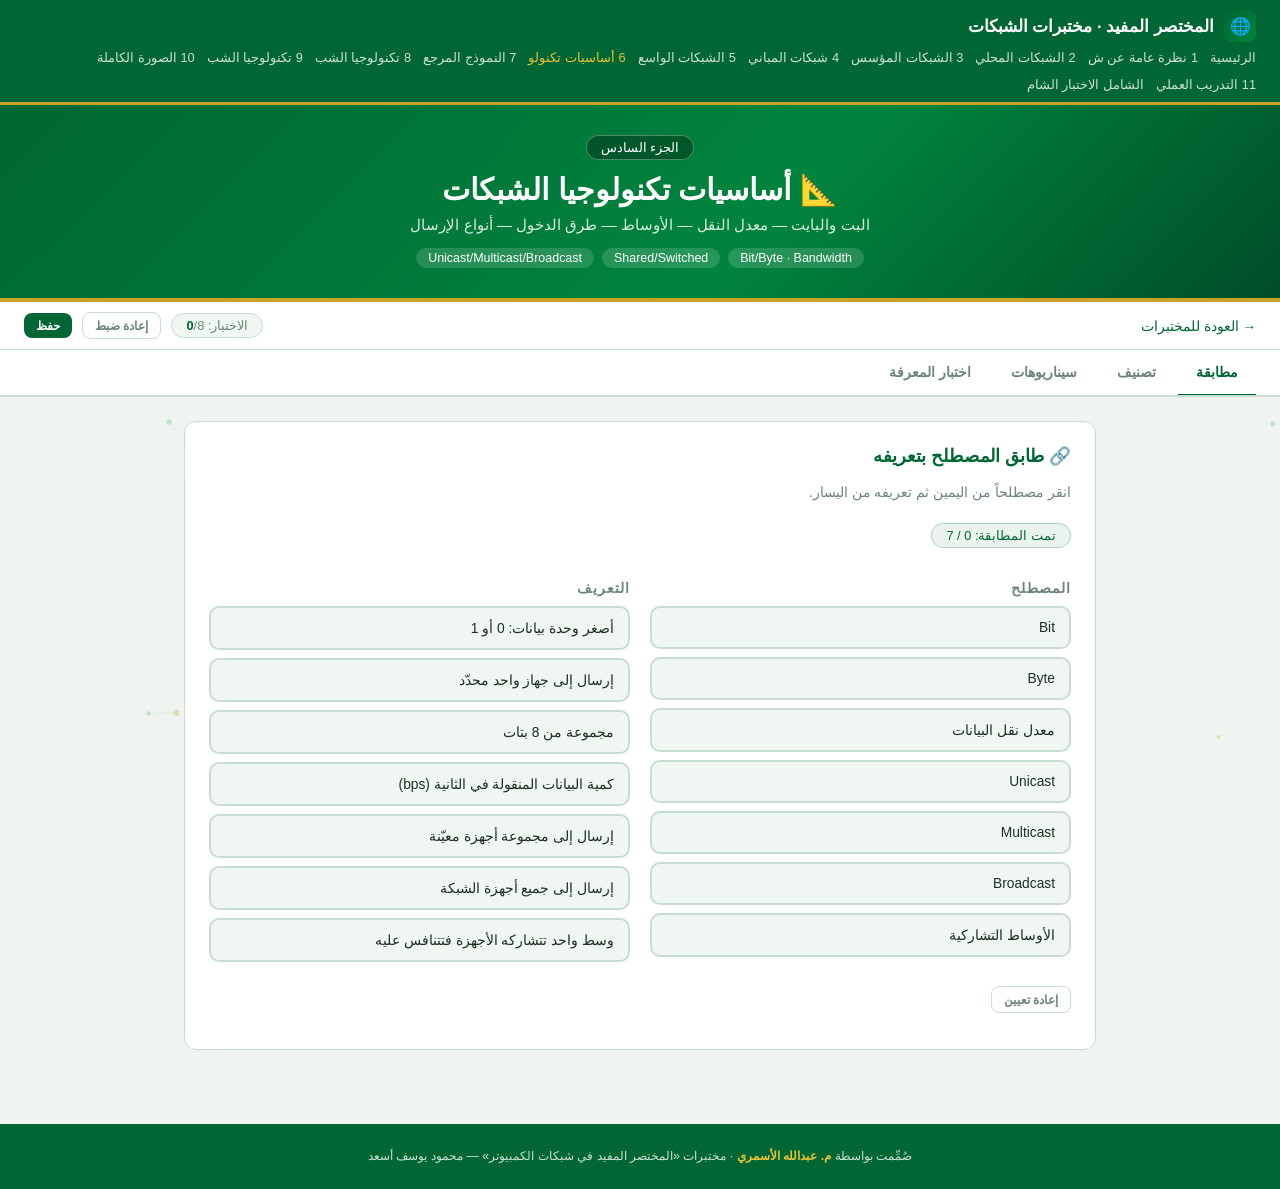
<file: labs/networks/part06-basics.html>
<!DOCTYPE html>
<html lang="ar" dir="rtl">
<head>
<meta charset="UTF-8">
<meta name="viewport" content="width=device-width, initial-scale=1.0">
<title>الجزء السادس – أساسيات تكنولوجيا الشبكات | المختصر المفيد</title>
<style>
#net-canvas{position:fixed;top:0;left:0;width:100%;height:100%;z-index:0;pointer-events:none;opacity:.45}
*{box-sizing:border-box;margin:0;padding:0}
:root{--bg:#f0f4f0;--surface:#fff;--surface2:#f0f7f3;--surface3:#e0ede6;--accent:#006633;--accent2:#00843d;--text:#1a2e22;--text2:#6b8577;--border:#c8ddd2;--success:#10b981;--error:#ef4444;--radius:12px}
body{background:var(--bg);color:var(--text);font-family:'Segoe UI',Tahoma,Arial,sans-serif;min-height:100vh;direction:rtl}
a{color:var(--accent);text-decoration:none}
.topbar{position:relative;z-index:5;background:#006633;border-bottom:3px solid #c9a227;padding:10px 24px;display:flex;align-items:center;justify-content:space-between;flex-wrap:wrap;gap:8px}
.topbar-brand{display:flex;align-items:center;gap:10px;font-weight:700;font-size:1.05rem;color:#fff}
.topbar-brand .logo{width:32px;height:32px;background:linear-gradient(135deg,var(--accent),var(--accent2));border-radius:8px;display:flex;align-items:center;justify-content:center}
.topbar-links{display:flex;gap:12px;font-size:.8rem;flex-wrap:wrap}
.topbar-links a{color:rgba(255,255,255,.8);transition:color .2s}
.topbar-links a:hover{color:#e8c13a}
.lab-header{position:relative;z-index:5;background:linear-gradient(135deg,#006633 0%,#00843d 60%,#004d28 100%);padding:30px 24px;text-align:center;border-bottom:4px solid #c9a227}
.lab-badge{display:inline-block;background:rgba(0,0,0,.3);border:1px solid rgba(255,255,255,.3);color:#fff;padding:4px 14px;border-radius:20px;font-size:.8rem;margin-bottom:12px}
.lab-header h1{font-size:1.9rem;font-weight:800;color:#fff;margin-bottom:8px}
.lab-header p{color:rgba(255,255,255,.85);font-size:.95rem}
.chapter-tags{display:flex;flex-wrap:wrap;gap:8px;justify-content:center;margin-top:14px}
.chapter-tag{background:rgba(255,255,255,.15);color:#fff;padding:3px 12px;border-radius:20px;font-size:.78rem}
.nav-bar{position:relative;z-index:5;background:var(--surface);border-bottom:1px solid var(--border);padding:10px 24px;display:flex;align-items:center;justify-content:space-between;flex-wrap:wrap;gap:8px}
.back-link{color:var(--accent);font-size:.85rem}
.tabs-wrapper{position:relative;z-index:5;background:var(--surface);border-bottom:2px solid var(--border);padding:0 24px;display:flex;gap:4px;overflow-x:auto}
.tab-btn{padding:14px 18px;border:none;background:none;color:var(--text2);cursor:pointer;font-size:.88rem;font-weight:600;border-bottom:3px solid transparent;margin-bottom:-2px;white-space:nowrap;transition:all .2s}
.tab-btn.active{color:var(--accent);border-bottom-color:var(--accent)}
.tab-btn:hover:not(.active){color:var(--text)}
.container{position:relative;z-index:5;max-width:960px;margin:0 auto;padding:24px}
.tab-content{display:none}
.tab-content.active{display:block}
.card{background:var(--surface);border:1px solid var(--border);border-radius:var(--radius);padding:24px;margin-bottom:20px}
.card h2{font-size:1.1rem;margin-bottom:14px;color:var(--accent)}
.card h3{font-size:.95rem;margin-bottom:10px;color:var(--accent)}
.subtitle{color:var(--text2);font-size:.88rem;margin-bottom:18px;line-height:1.7}
.btn{padding:9px 20px;border:none;border-radius:8px;font-size:.88rem;cursor:pointer;transition:all .2s;font-weight:600}
.btn-primary{background:var(--accent);color:#fff}
.btn-primary:hover{background:var(--accent2)}
.btn-ghost{background:transparent;border:1px solid var(--border);color:var(--text2)}
.btn-ghost:hover{border-color:var(--accent);color:var(--text)}
.btn-sm{padding:5px 12px;font-size:.78rem}
.alert{padding:12px 16px;border-radius:8px;margin:10px 0;font-size:.88rem;line-height:1.6}
.alert-success{background:rgba(16,185,129,.12);border:1px solid rgba(16,185,129,.35);color:#065f46}
.alert-warn{background:rgba(245,158,11,.12);border:1px solid rgba(245,158,11,.35);color:#7a6010}
.alert-danger{background:rgba(239,68,68,.1);border:1px solid rgba(239,68,68,.3);color:#7f1d1d}
.score-badge{display:inline-block;background:rgba(0,102,51,.08);border:1px solid rgba(0,102,51,.25);border-radius:20px;padding:4px 14px;font-size:.8rem;color:var(--accent);margin-bottom:16px}
.score-chip{background:var(--surface2);border:1px solid var(--border);border-radius:20px;padding:4px 14px;font-size:.8rem;color:var(--text2)}
.score-chip span{color:var(--accent);font-weight:700}
.match-container{display:grid;grid-template-columns:1fr 1fr;gap:20px;margin:16px 0}
.match-col h4{font-size:.85rem;color:var(--text2);margin-bottom:10px;letter-spacing:1px}
.match-item{background:var(--surface2);border:2px solid var(--border);border-radius:10px;padding:12px 14px;margin-bottom:8px;cursor:pointer;transition:all .2s;font-size:.86rem;user-select:none}
.match-item:hover{border-color:var(--accent)}
.match-item.selected{border-color:var(--accent);background:rgba(0,102,51,.08);color:var(--accent)}
.match-item.matched{border-color:var(--success);background:rgba(16,185,129,.12);color:#065f46;cursor:default}
.match-item.wrong-match{border-color:var(--error);background:rgba(239,68,68,.1);animation:shake .3s}
@keyframes shake{0%,100%{transform:translateX(0)}25%{transform:translateX(-6px)}75%{transform:translateX(6px)}}
table{width:100%;border-collapse:collapse;font-size:.88rem}
th{background:var(--surface2);padding:10px 12px;text-align:right;color:var(--text2);font-weight:600;border-bottom:2px solid var(--border)}
td{padding:10px 12px;border-bottom:1px solid var(--border);vertical-align:middle}
tr:hover td{background:rgba(0,102,51,.04)}
select{background:var(--surface2);border:1px solid var(--border);border-radius:6px;color:var(--text);padding:6px 10px;font-size:.85rem;cursor:pointer;width:100%}
select:focus{outline:none;border-color:var(--accent)}
.quiz-q{margin-bottom:24px}
.quiz-q p{font-weight:600;margin-bottom:12px;line-height:1.5}
.quiz-opt{background:var(--surface2);border:1px solid var(--border);border-radius:8px;padding:11px 16px;cursor:pointer;transition:all .2s;font-size:.88rem;text-align:right;width:100%;margin-bottom:8px;color:var(--text);display:block}
.quiz-opt:hover{border-color:var(--accent)}
.quiz-opt.correct{border-color:var(--success);background:rgba(16,185,129,.12);color:#065f46}
.quiz-opt.incorrect{border-color:var(--error);background:rgba(239,68,68,.1);color:#7f1d1d}
.quiz-opt:disabled{cursor:default}
.prog-wrap{background:var(--surface3);border-radius:20px;height:8px;margin:8px 0;overflow:hidden}
.prog-fill{height:100%;border-radius:20px;background:linear-gradient(90deg,#006633,#00843d);transition:width .4s}
.net-grid{display:grid;grid-template-columns:repeat(auto-fill,minmax(170px,1fr));gap:14px;margin:16px 0}
.scenario-card{background:var(--surface2);border:2px solid var(--border);border-radius:10px;padding:18px;text-align:center;cursor:pointer;transition:all .2s}
.scenario-card:hover{border-color:var(--accent)}
.scenario-card.selected{border-color:var(--success);background:rgba(16,185,129,.1)}
.scenario-card.wrong{border-color:var(--error);background:rgba(239,68,68,.08)}
.scenario-icon{font-size:1.9rem;margin-bottom:8px}
.scenario-name{font-weight:700;margin-bottom:4px}
.scenario-desc{font-size:.74rem;color:var(--text2);line-height:1.4}
.correct-row td{background:rgba(16,185,129,.1)!important}
.wrong-row td{background:rgba(239,68,68,.08)!important}
@media(max-width:600px){.match-container{grid-template-columns:1fr}.net-grid{grid-template-columns:1fr 1fr}}
footer{position:relative;z-index:5;background:#006633;padding:20px 30px;text-align:center;margin-top:30px}
footer p{color:rgba(255,255,255,.8);font-size:.78rem;line-height:2}
footer strong{color:#e8c13a}

</style>
</head>
<body>
<canvas id="net-canvas"></canvas>
<div class="topbar">
  <div class="topbar-brand"><div class="logo">🌐</div>المختصر المفيد · مختبرات الشبكات</div>
  <div class="topbar-links">
    <a href="index.html">الرئيسية</a>
    <a href="part01-overview.html">1 نظرة عامة عن ش</a>
    <a href="part02-lan-ethernet.html">2 الشبكات المحلي</a>
    <a href="part03-enterprise-fiber.html">3 الشبكات المؤسس</a>
    <a href="part04-campus.html">4 شبكات المباني </a>
    <a href="part05-wan-physical.html">5 الشبكات الواسع</a>
    <a href="part06-basics.html" style="color:#e8c13a">6 أساسيات تكنولو</a>
    <a href="part07-osi.html">7 النموذج المرجع</a>
    <a href="part08-lan-tech.html">8 تكنولوجيا الشب</a>
    <a href="part09-wan-tech.html">9 تكنولوجيا الشب</a>
    <a href="part10-all-together.html">10 الصورة الكاملة</a>
    <a href="part11-practical.html">11 التدريب العملي</a>
    <a href="capstone.html">الشامل الاختبار الشام</a>
  </div>
</div>
<div class="lab-header">
  <div class="lab-badge">الجزء السادس</div>
  <h1>📐 أساسيات تكنولوجيا الشبكات</h1>
  <p>البت والبايت — معدل النقل — الأوساط — طرق الدخول — أنواع الإرسال</p>
  <div class="chapter-tags"><span class="chapter-tag">Bit/Byte · Bandwidth</span><span class="chapter-tag">Shared/Switched</span><span class="chapter-tag">Unicast/Multicast/Broadcast</span></div>
</div>
<div class="nav-bar">
  <a href="index.html" class="back-link">→ العودة للمختبرات</a>
  <div style="display:flex;align-items:center;gap:10px">
    <span class="score-chip">الاختبار: <span id="stotal">0</span>/8</span>
    <button class="btn btn-ghost btn-sm" onclick="resetAll()">إعادة ضبط</button>
    <button class="btn btn-primary btn-sm" onclick="saveScore()">حفظ</button>
  </div>
</div>
<div class="tabs-wrapper">
  <button class="tab-btn active" onclick="switchTab(this,'0')">مطابقة</button>
  <button class="tab-btn" onclick="switchTab(this,'1')">تصنيف</button>
  <button class="tab-btn" onclick="switchTab(this,'2')">سيناريوهات</button>
  <button class="tab-btn" onclick="switchTab(this,'3')">اختبار المعرفة</button>
</div>
<div class="tab-content active" id="tab0"><div class="container"><div class="card">
  <h2>🔗 طابق المصطلح بتعريفه</h2><p class="subtitle">انقر مصطلحاً من اليمين ثم تعريفه من اليسار.</p>
  <div class="score-badge" id="m-score">تمت المطابقة: 0 / 0</div>
  <div class="match-container"><div><div class="match-col"><h4>المصطلح</h4></div><div id="m-left"></div></div><div><div class="match-col"><h4>التعريف</h4></div><div id="m-right"></div></div></div>
  <button class="btn btn-ghost btn-sm" onclick="buildMatch()">إعادة تعيين</button><div id="m-feedback" style="margin-top:12px"></div>
</div></div></div>
<div class="tab-content" id="tab1"><div class="container"><div class="card">
  <h2>🔍 صنّف كل بند</h2><p class="subtitle">اختر التصنيف الصحيح لكل بند.</p>
  <table><thead><tr><th>البند</th><th>التصنيف</th><th>الحالة</th></tr></thead><tbody id="t-tbody"></tbody></table>
  <div style="margin-top:16px;display:flex;gap:10px;flex-wrap:wrap"><button class="btn btn-primary" onclick="checkTable()">تحقق</button><button class="btn btn-ghost btn-sm" onclick="buildTable()">إعادة تعيين</button></div>
  <div id="t-feedback" style="margin-top:12px"></div>
</div></div></div>
<div class="tab-content" id="tab2"><div class="container"><div class="card">
  <h2>🗺️ سيناريوهات عملية</h2><p class="subtitle">اختر الإجابة المناسبة لكل سيناريو.</p>
  <div class="score-badge" id="s-score">النتيجة: 0 / 0</div>
  <h3 id="s-num">السيناريو 1</h3><p id="s-q" style="margin:12px 0;line-height:1.7"></p>
  <div class="net-grid" id="s-options"></div><div id="s-feedback" style="margin-top:12px"></div>
  <button class="btn btn-primary" id="s-next" onclick="nextScenario()" style="margin-top:16px;display:none">التالي ←</button>
</div></div></div>

<div class="tab-content" id="tab3"><div class="container"><div class="card">
  <h2>📝 اختبار المعرفة</h2><p class="subtitle">8 أسئلة. تُحفظ نتيجتك تلقائياً.</p>
  <div class="score-badge" id="quiz-score">النتيجة: 0 / 8</div>
  <div class="prog-wrap"><div class="prog-fill" id="quiz-prog" style="width:0%"></div></div><div id="quiz-container"></div>
</div></div></div>
<footer><p>صُمِّمت بواسطة <strong>م. عبدالله الأسمري</strong> · مختبرات «المختصر المفيد في شبكات الكمبيوتر» — محمود يوسف أسعد</p></footer>
<script>
var LAB_ID="net_p06";
var MATCH=[{"a":"Bit","b":"أصغر وحدة بيانات: 0 أو 1"},{"a":"Byte","b":"مجموعة من 8 بتات"},{"a":"معدل نقل البيانات","b":"كمية البيانات المنقولة في الثانية (bps)"},{"a":"Unicast","b":"إرسال إلى جهاز واحد محدّد"},{"a":"Multicast","b":"إرسال إلى مجموعة أجهزة معيّنة"},{"a":"Broadcast","b":"إرسال إلى جميع أجهزة الشبكة"},{"a":"الأوساط التشاركية","b":"وسط واحد تتشاركه الأجهزة فتتنافس عليه"}];
var TABLE=[{"item":"8 بتات تساوي","ans":"بايت","opts":["بت","بايت","حزمة"]},{"item":"إرسال لجهاز واحد","ans":"Unicast","opts":["Unicast","Multicast","Broadcast"]},{"item":"إرسال لكل الأجهزة","ans":"Broadcast","opts":["Unicast","Multicast","Broadcast"]},{"item":"إرسال لمجموعة محددة","ans":"Multicast","opts":["Unicast","Multicast","Broadcast"]},{"item":"وحدة قياس معدل النقل","ans":"bps","opts":["Hz","bps","dpi"]},{"item":"وسط يتشاركه الجميع بتنافس","ans":"تشاركي","opts":["تشاركي","تبادلي","ضوئي"]}];
var SCEN=[{"q":"جهاز يرسل رسالة موجّهة لجهاز واحد محدّد فقط. ما نوع الإرسال؟","ans":"Unicast","opts":[{"n":"Unicast","i":"1️⃣","d":"واحد"},{"n":"Multicast","i":"👥","d":"مجموعة"},{"n":"Broadcast","i":"📢","d":"الكل"},{"n":"Anycast","i":"🎯","d":""}],"explain":"Unicast = من مصدر واحد إلى وجهة واحدة."},{"q":"بث فيديو لمجموعة مشتركين محددين فقط. ما النوع؟","ans":"Multicast","opts":[{"n":"Unicast","i":"1️⃣","d":""},{"n":"Multicast","i":"👥","d":"مجموعة"},{"n":"Broadcast","i":"📢","d":""},{"n":"Loopback","i":"🔄","d":""}],"explain":"Multicast يستهدف مجموعة محددة."},{"q":"في الوسط التشاركي عند إرسال جهازين معاً يحدث؟","ans":"تصادم","opts":[{"n":"تصادم","i":"💥","d":"Collision"},{"n":"تشفير","i":"🔒","d":""},{"n":"توجيه","i":"🧭","d":""},{"n":"لا شيء","i":"🤷","d":""}],"explain":"الأوساط التشاركية تسبب تصادمات تتطلب التحكم بالدخول."},{"q":"وحدة قياس معدل نقل البيانات؟","ans":"bps","opts":[{"n":"Hz","i":"📻","d":"تردد"},{"n":"bps","i":"📶","d":"بت/ثانية"},{"n":"dpi","i":"🖨️","d":""},{"n":"px","i":"🖥️","d":""}],"explain":"bps = bits per second."}];
var QUIZ=[{"q":"أصغر وحدة بيانات؟","opts":["البايت","البت","الحزمة","الإطار"],"ans":1,"exp":"البت (0/1)."},{"q":"البايت = كم بت؟","opts":["4","8","16","32"],"ans":1,"exp":"8 بتات."},{"q":"الإرسال لجهاز واحد؟","opts":["Unicast","Multicast","Broadcast","Anycast"],"ans":0,"exp":"Unicast."},{"q":"الإرسال لجميع الأجهزة؟","opts":["Unicast","Multicast","Broadcast","None"],"ans":2,"exp":"Broadcast."},{"q":"الإرسال لمجموعة محددة؟","opts":["Unicast","Multicast","Broadcast","Loopback"],"ans":1,"exp":"Multicast."},{"q":"وحدة معدل النقل؟","opts":["Hz","bps","Watt","dpi"],"ans":1,"exp":"bps."},{"q":"الأوساط التشاركية تسبب؟","opts":["تشفير","تصادمات","توجيه","تسريع"],"ans":1,"exp":"Collisions."},{"q":"مفهوم الاتصال عبر الطبقات يعني؟","opts":["تجاهل الترتيب","كل طبقة لها وظيفة وتتعاون","طبقة واحدة","بلا تنظيم"],"ans":1,"exp":"تقسيم الوظائف على طبقات متعاونة."}];
function switchTab(btn,id){
  var cs=document.querySelectorAll('.tab-content');
  for(var i=0;i<cs.length;i++)cs[i].classList.remove('active');
  var t=document.getElementById('tab'+id);if(t)t.classList.add('active');
  var bs=document.querySelectorAll('.tab-btn');
  for(var j=0;j<bs.length;j++)bs[j].classList.remove('active');
  if(btn)btn.classList.add('active');
}

/* مطابقة */
var mSel=null,mDone=0;
function buildMatch(){
  if(typeof MATCH==='undefined'||!MATCH.length)return;
  mSel=null;mDone=0;
  var right=MATCH.slice().sort(function(){return Math.random()-0.5;});
  document.getElementById('m-left').innerHTML=MATCH.map(function(d,i){return '<div class="match-item" id="ml-'+i+'" onclick="mPickL('+i+')">'+d.a+'</div>';}).join('');
  document.getElementById('m-right').innerHTML=right.map(function(d,i){return '<div class="match-item" id="mr-'+i+'" data-b="'+encodeURIComponent(d.b)+'" onclick="mPickR('+i+')">'+d.b+'</div>';}).join('');
  document.getElementById('m-score').textContent='تمت المطابقة: 0 / '+MATCH.length;
  document.getElementById('m-feedback').innerHTML='';
}
function mPickL(i){var l=document.querySelectorAll('#m-left .match-item');for(var k=0;k<l.length;k++)l[k].classList.remove('selected');document.getElementById('ml-'+i).classList.add('selected');mSel=i;}
function mPickR(i){
  if(mSel===null)return;
  var r=document.getElementById('mr-'+i),b=decodeURIComponent(r.getAttribute('data-b'));
  if(b===MATCH[mSel].b){
    var l=document.getElementById('ml-'+mSel);l.classList.remove('selected');l.classList.add('matched');l.style.pointerEvents='none';
    r.classList.add('matched');r.style.pointerEvents='none';mDone++;
    document.getElementById('m-score').textContent='تمت المطابقة: '+mDone+' / '+MATCH.length;
    if(mDone===MATCH.length)document.getElementById('m-feedback').innerHTML='<div class="alert alert-success">🎉 ممتاز! طابقت الكل بشكل صحيح.</div>';
  }else{
    var l2=document.getElementById('ml-'+mSel);l2.classList.add('wrong-match');r.classList.add('wrong-match');
    (function(l2,r){setTimeout(function(){l2.classList.remove('wrong-match','selected');r.classList.remove('wrong-match');},700);})(l2,r);
  }
  mSel=null;
}

/* تصنيف */
function buildTable(){
  if(typeof TABLE==='undefined'||!TABLE.length)return;
  document.getElementById('t-tbody').innerHTML=TABLE.map(function(d,i){
    return '<tr id="tr-'+i+'"><td style="font-weight:600">'+d.item+'</td><td><select id="ts-'+i+'"><option value="">-- اختر --</option>'+d.opts.map(function(o){return '<option value="'+o+'">'+o+'</option>';}).join('')+'</select></td><td id="tc-'+i+'" style="font-size:.8rem"></td></tr>';
  }).join('');
  document.getElementById('t-feedback').innerHTML='';
}
function checkTable(){
  var ok=0;
  TABLE.forEach(function(d,i){
    var s=document.getElementById('ts-'+i),row=document.getElementById('tr-'+i),c=document.getElementById('tc-'+i);
    if(!s.value){c.textContent='—';row.className='';return;}
    if(s.value===d.ans){ok++;row.className='correct-row';c.innerHTML='<span style="color:#065f46">✓ صحيح</span>';}
    else{row.className='wrong-row';c.innerHTML='<span style="color:#7f1d1d">✗ الصحيح: '+d.ans+'</span>';}
  });
  document.getElementById('t-feedback').innerHTML='<div class="alert '+(ok===TABLE.length?'alert-success':'alert-warn')+'">النتيجة: '+ok+' / '+TABLE.length+'</div>';
}

/* سيناريوهات */
var sIdx=0,sOk=0;
function loadScenario(){
  if(typeof SCEN==='undefined'||!SCEN.length)return;
  var s=SCEN[sIdx];
  document.getElementById('s-num').textContent='السيناريو '+(sIdx+1)+' من '+SCEN.length;
  document.getElementById('s-q').textContent=s.q;
  document.getElementById('s-feedback').innerHTML='';
  document.getElementById('s-next').style.display='none';
  document.getElementById('s-options').innerHTML=s.opts.map(function(o){return '<div class="scenario-card" onclick="pickScenario(\''+o.n+'\')"><div class="scenario-icon">'+o.i+'</div><div class="scenario-name">'+o.n+'</div><div class="scenario-desc">'+o.d+'</div></div>';}).join('');
  document.getElementById('s-score').textContent='النتيجة: '+sOk+' / '+Math.min(sIdx,SCEN.length);
}
function pickScenario(ch){
  var s=SCEN[sIdx],cards=document.querySelectorAll('#s-options .scenario-card');
  for(var k=0;k<cards.length;k++){cards[k].style.pointerEvents='none';var nm=cards[k].querySelector('.scenario-name').textContent;if(nm===s.ans)cards[k].classList.add('selected');else if(nm===ch&&ch!==s.ans)cards[k].classList.add('wrong');}
  if(ch===s.ans)sOk++;
  document.getElementById('s-feedback').innerHTML='<div class="alert '+(ch===s.ans?'alert-success':'alert-danger')+'">'+(ch===s.ans?'✅ صحيح! ':'❌ غير صحيح. ')+s.explain+'</div>';
  document.getElementById('s-next').style.display='inline-block';
  document.getElementById('s-score').textContent='النتيجة: '+sOk+' / '+(sIdx+1);
}
function nextScenario(){
  sIdx++;
  if(sIdx>=SCEN.length){
    document.getElementById('s-options').innerHTML='';document.getElementById('s-q').textContent='';
    document.getElementById('s-num').textContent='اكتمل القسم!';
    document.getElementById('s-feedback').innerHTML='<div class="alert alert-success">حصلت على '+sOk+'/'+SCEN.length+'.<br><button class="btn btn-ghost btn-sm" onclick="sIdx=0;sOk=0;loadScenario()" style="margin-top:10px">إعادة المحاولة</button></div>';
    return;
  }
  loadScenario();
}

/* الاختبار */
var qScore=0,qAns=0;
function buildQuiz(){
  if(typeof QUIZ==='undefined'||!QUIZ.length)return;
  document.getElementById('quiz-container').innerHTML=QUIZ.map(function(q,i){return '<div class="quiz-q" id="qq-'+i+'"><p>'+(i+1)+'. '+q.q+'</p>'+q.opts.map(function(o,j){return '<button class="quiz-opt" onclick="answerQuiz('+i+','+j+')">'+o+'</button>';}).join('')+'<div id="qfb-'+i+'" style="margin-top:6px"></div></div>';}).join('');
}
function answerQuiz(qi,oi){
  var q=QUIZ[qi],btns=document.querySelectorAll('#qq-'+qi+' .quiz-opt');
  for(var k=0;k<btns.length;k++)btns[k].disabled=true;
  btns[q.ans].classList.add('correct');
  if(oi!==q.ans)btns[oi].classList.add('incorrect');else qScore++;
  qAns++;
  document.getElementById('qfb-'+qi).innerHTML='<div class="alert '+(oi===q.ans?'alert-success':'alert-danger')+'" style="font-size:.82rem">'+(oi===q.ans?'✅ صحيح! ':'❌ غير صحيح. ')+q.exp+'</div>';
  document.getElementById('quiz-score').textContent='النتيجة: '+qScore+' / '+QUIZ.length;
  document.getElementById('quiz-prog').style.width=(qAns/QUIZ.length*100)+'%';
  if(qAns===QUIZ.length){
    var pct=Math.round(qScore/QUIZ.length*100);
    localStorage.setItem(LAB_ID,JSON.stringify({score:qScore,total:QUIZ.length,pct:pct}));
    document.getElementById('stotal').textContent=qScore+'/'+QUIZ.length;
    document.getElementById('quiz-container').insertAdjacentHTML('beforeend','<div class="alert '+(pct>=90?'alert-success':pct>=60?'alert-warn':'alert-danger')+'" style="margin-top:20px;font-weight:700">🎓 انتهى الاختبار! نتيجتك: '+qScore+'/'+QUIZ.length+' ('+pct+'%) — '+(pct>=90?'ممتاز 🏆':pct>=75?'جيد جداً ⭐':pct>=60?'جيد ✓':'يحتاج مراجعة 📖')+'<br><a href="index.html" style="color:var(--accent);font-size:.85rem;display:inline-block;margin-top:8px">← العودة للمختبرات</a></div>');
  }
}
function resetAll(){localStorage.removeItem(LAB_ID);location.reload();}
function saveScore(){if(qAns>0){var pct=Math.round(qScore/QUIZ.length*100);localStorage.setItem(LAB_ID,JSON.stringify({score:qScore,total:QUIZ.length,pct:pct}));document.getElementById('stotal').textContent=qScore+'/'+QUIZ.length;}}

/* حاسبة التقسيم */
function ipToInt(ip){return ip.split('.').reduce(function(a,o){return(a<<8)+(+o);},0)>>>0;}
function intToIp(n){return [24,16,8,0].map(function(s){return(n>>>s)&255;}).join('.');}
function calcSubnet(){
  var el=document.getElementById('ip-in');if(!el)return;
  var ip=el.value.trim(),p=parseInt(document.getElementById('pfx-in').value,10),out=document.getElementById('calc-out');
  var parts=ip.split('.');
  if(parts.length!==4||parts.some(function(o){return o===''||isNaN(o)||+o<0||+o>255;})||isNaN(p)||p<1||p>32){out.innerHTML='<div class="alert alert-danger">⚠️ أدخل عنوان IP صحيحاً وبادئة بين 1 و32.</div>';return;}
  var mask=p===0?0:(0xFFFFFFFF<<(32-p))>>>0,ipi=ipToInt(ip),net=(ipi&mask)>>>0,bc=(net|(~mask>>>0))>>>0;
  var hosts=p>=31?0:Math.pow(2,32-p)-2,first=p>=31?net:net+1,last=p>=31?bc:bc-1;
  out.innerHTML='<table><tr><td style="font-weight:600">القناع (Mask)</td><td>'+intToIp(mask)+' (/'+p+')</td></tr>'+
    '<tr><td style="font-weight:600">عنوان الشبكة</td><td>'+intToIp(net)+'</td></tr>'+
    '<tr><td style="font-weight:600">عنوان البث</td><td>'+intToIp(bc)+'</td></tr>'+
    '<tr><td style="font-weight:600">أول مضيف صالح</td><td>'+(hosts?intToIp(first):'—')+'</td></tr>'+
    '<tr><td style="font-weight:600">آخر مضيف صالح</td><td>'+(hosts?intToIp(last):'—')+'</td></tr>'+
    '<tr><td style="font-weight:600">عدد المضيفين الصالحين</td><td style="color:var(--accent);font-weight:700">'+hosts+'</td></tr></table>';
}

/* تشغيل */
buildMatch();buildTable();loadScenario();buildQuiz();
(function(){var s=JSON.parse(localStorage.getItem(LAB_ID)||'null');if(s&&document.getElementById('stotal'))document.getElementById('stotal').textContent=s.score+'/'+s.total;})();
(function(){var c=document.getElementById('net-canvas');if(!c)return;var ctx=c.getContext('2d'),W,H,nodes=[],N=42,D=150;
function rs(){W=c.width=innerWidth;H=c.height=innerHeight;}rs();window.addEventListener('resize',function(){rs();init();});
function Nd(){this.x=Math.random()*W;this.y=Math.random()*H;this.vx=(Math.random()-.5)*.35;this.vy=(Math.random()-.5)*.35;this.r=Math.random()*2+1.5;this.g=Math.random()<.12;}
function init(){nodes=[];for(var i=0;i<N;i++)nodes.push(new Nd());}init();
function draw(){ctx.clearRect(0,0,W,H);for(var i=0;i<nodes.length;i++){var a=nodes[i];for(var j=i+1;j<nodes.length;j++){var b=nodes[j],dx=a.x-b.x,dy=a.y-b.y,d=Math.sqrt(dx*dx+dy*dy);if(d<D){ctx.beginPath();ctx.strokeStyle='rgba(0,150,80,'+(1-d/D)*.3+')';ctx.lineWidth=.7;ctx.moveTo(a.x,a.y);ctx.lineTo(b.x,b.y);ctx.stroke();}}}
for(var i=0;i<nodes.length;i++){var n=nodes[i];ctx.beginPath();ctx.arc(n.x,n.y,n.r,0,Math.PI*2);ctx.fillStyle=n.g?'rgba(201,162,39,.6)':'rgba(0,150,80,.45)';ctx.fill();n.x+=n.vx;n.y+=n.vy;if(n.x<0||n.x>W)n.vx*=-1;if(n.y<0||n.y>H)n.vy*=-1;}requestAnimationFrame(draw);}draw();})();


</script>
</body>
</html>
</file>
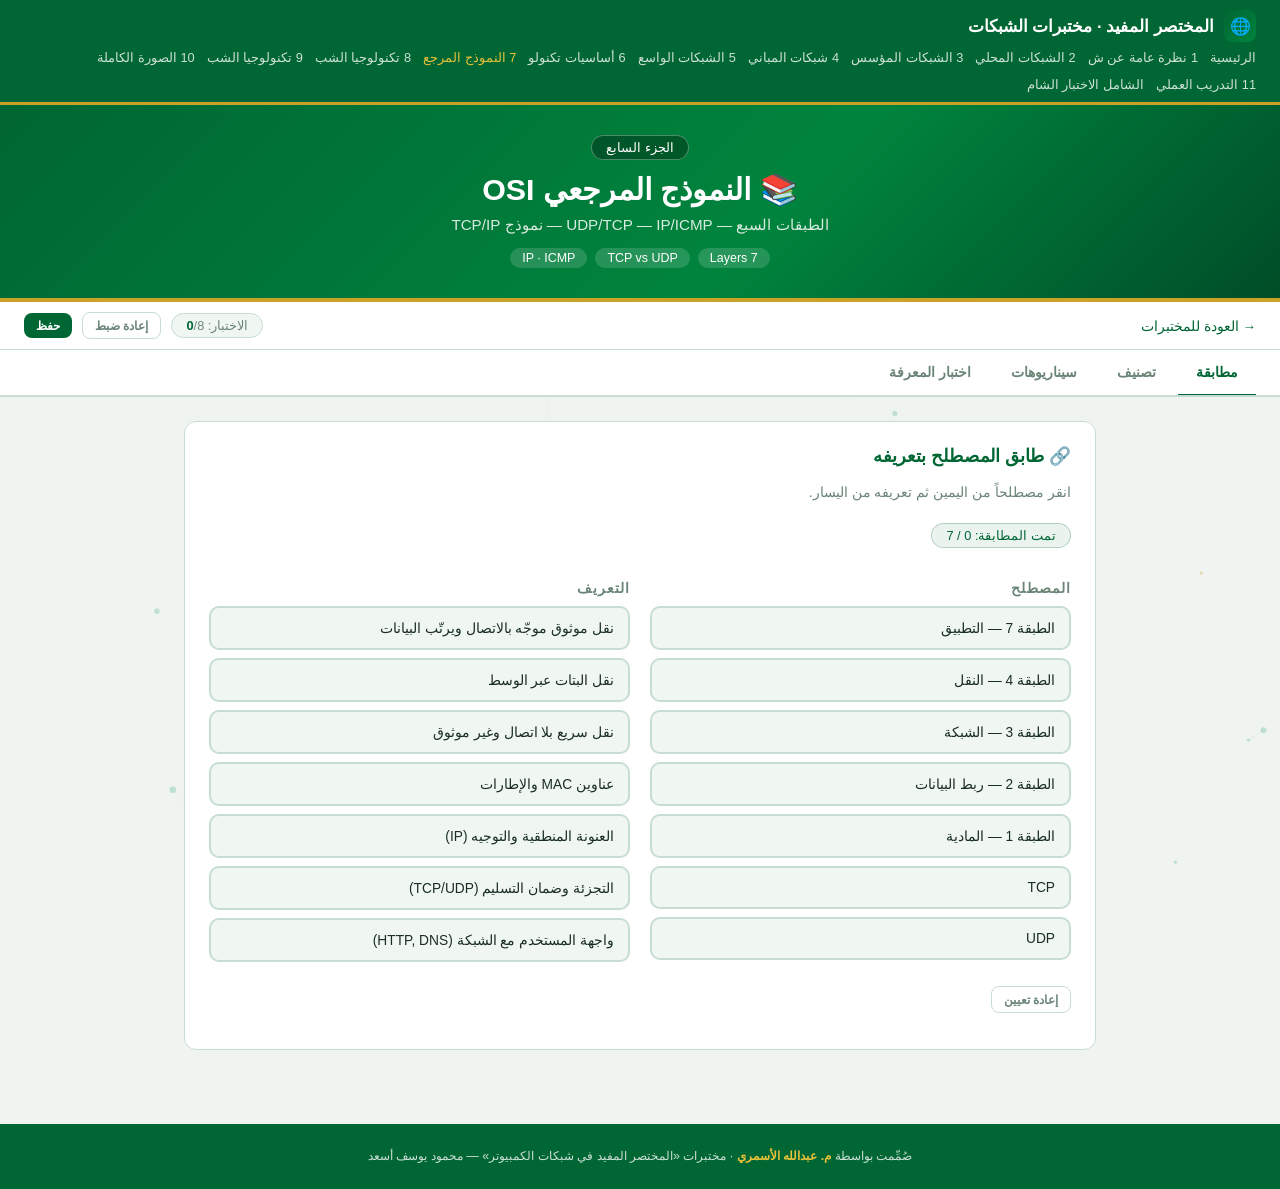
<file: labs/networks/part07-osi.html>
<!DOCTYPE html>
<html lang="ar" dir="rtl">
<head>
<meta charset="UTF-8">
<meta name="viewport" content="width=device-width, initial-scale=1.0">
<title>الجزء السابع – النموذج المرجعي OSI | المختصر المفيد</title>
<style>
#net-canvas{position:fixed;top:0;left:0;width:100%;height:100%;z-index:0;pointer-events:none;opacity:.45}
*{box-sizing:border-box;margin:0;padding:0}
:root{--bg:#f0f4f0;--surface:#fff;--surface2:#f0f7f3;--surface3:#e0ede6;--accent:#006633;--accent2:#00843d;--text:#1a2e22;--text2:#6b8577;--border:#c8ddd2;--success:#10b981;--error:#ef4444;--radius:12px}
body{background:var(--bg);color:var(--text);font-family:'Segoe UI',Tahoma,Arial,sans-serif;min-height:100vh;direction:rtl}
a{color:var(--accent);text-decoration:none}
.topbar{position:relative;z-index:5;background:#006633;border-bottom:3px solid #c9a227;padding:10px 24px;display:flex;align-items:center;justify-content:space-between;flex-wrap:wrap;gap:8px}
.topbar-brand{display:flex;align-items:center;gap:10px;font-weight:700;font-size:1.05rem;color:#fff}
.topbar-brand .logo{width:32px;height:32px;background:linear-gradient(135deg,var(--accent),var(--accent2));border-radius:8px;display:flex;align-items:center;justify-content:center}
.topbar-links{display:flex;gap:12px;font-size:.8rem;flex-wrap:wrap}
.topbar-links a{color:rgba(255,255,255,.8);transition:color .2s}
.topbar-links a:hover{color:#e8c13a}
.lab-header{position:relative;z-index:5;background:linear-gradient(135deg,#006633 0%,#00843d 60%,#004d28 100%);padding:30px 24px;text-align:center;border-bottom:4px solid #c9a227}
.lab-badge{display:inline-block;background:rgba(0,0,0,.3);border:1px solid rgba(255,255,255,.3);color:#fff;padding:4px 14px;border-radius:20px;font-size:.8rem;margin-bottom:12px}
.lab-header h1{font-size:1.9rem;font-weight:800;color:#fff;margin-bottom:8px}
.lab-header p{color:rgba(255,255,255,.85);font-size:.95rem}
.chapter-tags{display:flex;flex-wrap:wrap;gap:8px;justify-content:center;margin-top:14px}
.chapter-tag{background:rgba(255,255,255,.15);color:#fff;padding:3px 12px;border-radius:20px;font-size:.78rem}
.nav-bar{position:relative;z-index:5;background:var(--surface);border-bottom:1px solid var(--border);padding:10px 24px;display:flex;align-items:center;justify-content:space-between;flex-wrap:wrap;gap:8px}
.back-link{color:var(--accent);font-size:.85rem}
.tabs-wrapper{position:relative;z-index:5;background:var(--surface);border-bottom:2px solid var(--border);padding:0 24px;display:flex;gap:4px;overflow-x:auto}
.tab-btn{padding:14px 18px;border:none;background:none;color:var(--text2);cursor:pointer;font-size:.88rem;font-weight:600;border-bottom:3px solid transparent;margin-bottom:-2px;white-space:nowrap;transition:all .2s}
.tab-btn.active{color:var(--accent);border-bottom-color:var(--accent)}
.tab-btn:hover:not(.active){color:var(--text)}
.container{position:relative;z-index:5;max-width:960px;margin:0 auto;padding:24px}
.tab-content{display:none}
.tab-content.active{display:block}
.card{background:var(--surface);border:1px solid var(--border);border-radius:var(--radius);padding:24px;margin-bottom:20px}
.card h2{font-size:1.1rem;margin-bottom:14px;color:var(--accent)}
.card h3{font-size:.95rem;margin-bottom:10px;color:var(--accent)}
.subtitle{color:var(--text2);font-size:.88rem;margin-bottom:18px;line-height:1.7}
.btn{padding:9px 20px;border:none;border-radius:8px;font-size:.88rem;cursor:pointer;transition:all .2s;font-weight:600}
.btn-primary{background:var(--accent);color:#fff}
.btn-primary:hover{background:var(--accent2)}
.btn-ghost{background:transparent;border:1px solid var(--border);color:var(--text2)}
.btn-ghost:hover{border-color:var(--accent);color:var(--text)}
.btn-sm{padding:5px 12px;font-size:.78rem}
.alert{padding:12px 16px;border-radius:8px;margin:10px 0;font-size:.88rem;line-height:1.6}
.alert-success{background:rgba(16,185,129,.12);border:1px solid rgba(16,185,129,.35);color:#065f46}
.alert-warn{background:rgba(245,158,11,.12);border:1px solid rgba(245,158,11,.35);color:#7a6010}
.alert-danger{background:rgba(239,68,68,.1);border:1px solid rgba(239,68,68,.3);color:#7f1d1d}
.score-badge{display:inline-block;background:rgba(0,102,51,.08);border:1px solid rgba(0,102,51,.25);border-radius:20px;padding:4px 14px;font-size:.8rem;color:var(--accent);margin-bottom:16px}
.score-chip{background:var(--surface2);border:1px solid var(--border);border-radius:20px;padding:4px 14px;font-size:.8rem;color:var(--text2)}
.score-chip span{color:var(--accent);font-weight:700}
.match-container{display:grid;grid-template-columns:1fr 1fr;gap:20px;margin:16px 0}
.match-col h4{font-size:.85rem;color:var(--text2);margin-bottom:10px;letter-spacing:1px}
.match-item{background:var(--surface2);border:2px solid var(--border);border-radius:10px;padding:12px 14px;margin-bottom:8px;cursor:pointer;transition:all .2s;font-size:.86rem;user-select:none}
.match-item:hover{border-color:var(--accent)}
.match-item.selected{border-color:var(--accent);background:rgba(0,102,51,.08);color:var(--accent)}
.match-item.matched{border-color:var(--success);background:rgba(16,185,129,.12);color:#065f46;cursor:default}
.match-item.wrong-match{border-color:var(--error);background:rgba(239,68,68,.1);animation:shake .3s}
@keyframes shake{0%,100%{transform:translateX(0)}25%{transform:translateX(-6px)}75%{transform:translateX(6px)}}
table{width:100%;border-collapse:collapse;font-size:.88rem}
th{background:var(--surface2);padding:10px 12px;text-align:right;color:var(--text2);font-weight:600;border-bottom:2px solid var(--border)}
td{padding:10px 12px;border-bottom:1px solid var(--border);vertical-align:middle}
tr:hover td{background:rgba(0,102,51,.04)}
select{background:var(--surface2);border:1px solid var(--border);border-radius:6px;color:var(--text);padding:6px 10px;font-size:.85rem;cursor:pointer;width:100%}
select:focus{outline:none;border-color:var(--accent)}
.quiz-q{margin-bottom:24px}
.quiz-q p{font-weight:600;margin-bottom:12px;line-height:1.5}
.quiz-opt{background:var(--surface2);border:1px solid var(--border);border-radius:8px;padding:11px 16px;cursor:pointer;transition:all .2s;font-size:.88rem;text-align:right;width:100%;margin-bottom:8px;color:var(--text);display:block}
.quiz-opt:hover{border-color:var(--accent)}
.quiz-opt.correct{border-color:var(--success);background:rgba(16,185,129,.12);color:#065f46}
.quiz-opt.incorrect{border-color:var(--error);background:rgba(239,68,68,.1);color:#7f1d1d}
.quiz-opt:disabled{cursor:default}
.prog-wrap{background:var(--surface3);border-radius:20px;height:8px;margin:8px 0;overflow:hidden}
.prog-fill{height:100%;border-radius:20px;background:linear-gradient(90deg,#006633,#00843d);transition:width .4s}
.net-grid{display:grid;grid-template-columns:repeat(auto-fill,minmax(170px,1fr));gap:14px;margin:16px 0}
.scenario-card{background:var(--surface2);border:2px solid var(--border);border-radius:10px;padding:18px;text-align:center;cursor:pointer;transition:all .2s}
.scenario-card:hover{border-color:var(--accent)}
.scenario-card.selected{border-color:var(--success);background:rgba(16,185,129,.1)}
.scenario-card.wrong{border-color:var(--error);background:rgba(239,68,68,.08)}
.scenario-icon{font-size:1.9rem;margin-bottom:8px}
.scenario-name{font-weight:700;margin-bottom:4px}
.scenario-desc{font-size:.74rem;color:var(--text2);line-height:1.4}
.correct-row td{background:rgba(16,185,129,.1)!important}
.wrong-row td{background:rgba(239,68,68,.08)!important}
@media(max-width:600px){.match-container{grid-template-columns:1fr}.net-grid{grid-template-columns:1fr 1fr}}
footer{position:relative;z-index:5;background:#006633;padding:20px 30px;text-align:center;margin-top:30px}
footer p{color:rgba(255,255,255,.8);font-size:.78rem;line-height:2}
footer strong{color:#e8c13a}

</style>
</head>
<body>
<canvas id="net-canvas"></canvas>
<div class="topbar">
  <div class="topbar-brand"><div class="logo">🌐</div>المختصر المفيد · مختبرات الشبكات</div>
  <div class="topbar-links">
    <a href="index.html">الرئيسية</a>
    <a href="part01-overview.html">1 نظرة عامة عن ش</a>
    <a href="part02-lan-ethernet.html">2 الشبكات المحلي</a>
    <a href="part03-enterprise-fiber.html">3 الشبكات المؤسس</a>
    <a href="part04-campus.html">4 شبكات المباني </a>
    <a href="part05-wan-physical.html">5 الشبكات الواسع</a>
    <a href="part06-basics.html">6 أساسيات تكنولو</a>
    <a href="part07-osi.html" style="color:#e8c13a">7 النموذج المرجع</a>
    <a href="part08-lan-tech.html">8 تكنولوجيا الشب</a>
    <a href="part09-wan-tech.html">9 تكنولوجيا الشب</a>
    <a href="part10-all-together.html">10 الصورة الكاملة</a>
    <a href="part11-practical.html">11 التدريب العملي</a>
    <a href="capstone.html">الشامل الاختبار الشام</a>
  </div>
</div>
<div class="lab-header">
  <div class="lab-badge">الجزء السابع</div>
  <h1>📚 النموذج المرجعي OSI</h1>
  <p>الطبقات السبع — UDP/TCP — IP/ICMP — نموذج TCP/IP</p>
  <div class="chapter-tags"><span class="chapter-tag">7 Layers</span><span class="chapter-tag">TCP vs UDP</span><span class="chapter-tag">IP · ICMP</span></div>
</div>
<div class="nav-bar">
  <a href="index.html" class="back-link">→ العودة للمختبرات</a>
  <div style="display:flex;align-items:center;gap:10px">
    <span class="score-chip">الاختبار: <span id="stotal">0</span>/8</span>
    <button class="btn btn-ghost btn-sm" onclick="resetAll()">إعادة ضبط</button>
    <button class="btn btn-primary btn-sm" onclick="saveScore()">حفظ</button>
  </div>
</div>
<div class="tabs-wrapper">
  <button class="tab-btn active" onclick="switchTab(this,'0')">مطابقة</button>
  <button class="tab-btn" onclick="switchTab(this,'1')">تصنيف</button>
  <button class="tab-btn" onclick="switchTab(this,'2')">سيناريوهات</button>
  <button class="tab-btn" onclick="switchTab(this,'3')">اختبار المعرفة</button>
</div>
<div class="tab-content active" id="tab0"><div class="container"><div class="card">
  <h2>🔗 طابق المصطلح بتعريفه</h2><p class="subtitle">انقر مصطلحاً من اليمين ثم تعريفه من اليسار.</p>
  <div class="score-badge" id="m-score">تمت المطابقة: 0 / 0</div>
  <div class="match-container"><div><div class="match-col"><h4>المصطلح</h4></div><div id="m-left"></div></div><div><div class="match-col"><h4>التعريف</h4></div><div id="m-right"></div></div></div>
  <button class="btn btn-ghost btn-sm" onclick="buildMatch()">إعادة تعيين</button><div id="m-feedback" style="margin-top:12px"></div>
</div></div></div>
<div class="tab-content" id="tab1"><div class="container"><div class="card">
  <h2>🔍 صنّف كل بند</h2><p class="subtitle">اختر التصنيف الصحيح لكل بند.</p>
  <table><thead><tr><th>البند</th><th>التصنيف</th><th>الحالة</th></tr></thead><tbody id="t-tbody"></tbody></table>
  <div style="margin-top:16px;display:flex;gap:10px;flex-wrap:wrap"><button class="btn btn-primary" onclick="checkTable()">تحقق</button><button class="btn btn-ghost btn-sm" onclick="buildTable()">إعادة تعيين</button></div>
  <div id="t-feedback" style="margin-top:12px"></div>
</div></div></div>
<div class="tab-content" id="tab2"><div class="container"><div class="card">
  <h2>🗺️ سيناريوهات عملية</h2><p class="subtitle">اختر الإجابة المناسبة لكل سيناريو.</p>
  <div class="score-badge" id="s-score">النتيجة: 0 / 0</div>
  <h3 id="s-num">السيناريو 1</h3><p id="s-q" style="margin:12px 0;line-height:1.7"></p>
  <div class="net-grid" id="s-options"></div><div id="s-feedback" style="margin-top:12px"></div>
  <button class="btn btn-primary" id="s-next" onclick="nextScenario()" style="margin-top:16px;display:none">التالي ←</button>
</div></div></div>

<div class="tab-content" id="tab3"><div class="container"><div class="card">
  <h2>📝 اختبار المعرفة</h2><p class="subtitle">8 أسئلة. تُحفظ نتيجتك تلقائياً.</p>
  <div class="score-badge" id="quiz-score">النتيجة: 0 / 8</div>
  <div class="prog-wrap"><div class="prog-fill" id="quiz-prog" style="width:0%"></div></div><div id="quiz-container"></div>
</div></div></div>
<footer><p>صُمِّمت بواسطة <strong>م. عبدالله الأسمري</strong> · مختبرات «المختصر المفيد في شبكات الكمبيوتر» — محمود يوسف أسعد</p></footer>
<script>
var LAB_ID="net_p07";
var MATCH=[{"a":"الطبقة 7 — التطبيق","b":"واجهة المستخدم مع الشبكة (HTTP, DNS)"},{"a":"الطبقة 4 — النقل","b":"التجزئة وضمان التسليم (TCP/UDP)"},{"a":"الطبقة 3 — الشبكة","b":"العنونة المنطقية والتوجيه (IP)"},{"a":"الطبقة 2 — ربط البيانات","b":"عناوين MAC والإطارات"},{"a":"الطبقة 1 — المادية","b":"نقل البتات عبر الوسط"},{"a":"TCP","b":"نقل موثوق موجّه بالاتصال ويرتّب البيانات"},{"a":"UDP","b":"نقل سريع بلا اتصال وغير موثوق"}];
var TABLE=[{"item":"عنوان IP","ans":"الطبقة 3","opts":["الطبقة 1","الطبقة 2","الطبقة 3"]},{"item":"عنوان MAC","ans":"الطبقة 2","opts":["الطبقة 1","الطبقة 2","الطبقة 3"]},{"item":"TCP / UDP","ans":"الطبقة 4","opts":["الطبقة 2","الطبقة 3","الطبقة 4"]},{"item":"HTTP / DNS","ans":"الطبقة 7","opts":["الطبقة 4","الطبقة 6","الطبقة 7"]},{"item":"بروتوكول التراسل والتحكم","ans":"ICMP","opts":["ICMP","TCP","ARP"]},{"item":"عدد طبقات OSI","ans":"7","opts":["4","5","7"]}];
var SCEN=[{"q":"تطبيق بث مباشر يحتاج سرعة ويتحمّل فقد بعض الحزم. أي بروتوكول؟","ans":"UDP","opts":[{"n":"TCP","i":"🛡️","d":"موثوق"},{"n":"UDP","i":"⚡","d":"سريع"},{"n":"IP","i":"🧭","d":""},{"n":"ICMP","i":"📡","d":""}],"explain":"UDP سريع وبلا اتصال — مناسب للبث."},{"q":"في أي طبقة يحدث التوجيه واتخاذ قرار المسار؟","ans":"الشبكة","opts":[{"n":"المادية","i":"🔌","d":"1"},{"n":"ربط البيانات","i":"🔗","d":"2"},{"n":"الشبكة","i":"🧭","d":"3"},{"n":"النقل","i":"🚚","d":"4"}],"explain":"الطبقة 3 (الشبكة) للتوجيه وعناوين IP."},{"q":"أمر ping يستخدم أي بروتوكول؟","ans":"ICMP","opts":[{"n":"TCP","i":"🛡️","d":""},{"n":"UDP","i":"⚡","d":""},{"n":"ICMP","i":"📡","d":"تشخيص"},{"n":"IP","i":"🧭","d":""}],"explain":"ping يعتمد على ICMP."},{"q":"كم عدد طبقات نموذج OSI؟","ans":"7","opts":[{"n":"4","i":"4️⃣","d":"TCP/IP"},{"n":"5","i":"5️⃣","d":""},{"n":"7","i":"7️⃣","d":"OSI"},{"n":"9","i":"9️⃣","d":""}],"explain":"OSI = 7 طبقات."}];
var QUIZ=[{"q":"كم طبقة في OSI؟","opts":["4","5","7","9"],"ans":2,"exp":"سبع طبقات."},{"q":"TCP يتميّز بـ؟","opts":["غير موثوق","موثوق ومرتب","بث فقط","بلا تسليم"],"ans":1,"exp":"موثوق وموجّه بالاتصال."},{"q":"UDP يتميّز بـ؟","opts":["موثوق","سريع وغير موثوق","مرتب دائماً","مشفّر"],"ans":1,"exp":"سريع بلا ضمان."},{"q":"عناوين IP في الطبقة؟","opts":["2","3","4","7"],"ans":1,"exp":"الطبقة 3."},{"q":"عناوين MAC في الطبقة؟","opts":["1","2","3","4"],"ans":1,"exp":"الطبقة 2."},{"q":"ping يعتمد على؟","opts":["TCP","UDP","ICMP","ARP"],"ans":2,"exp":"ICMP."},{"q":"HTTP وDNS في الطبقة؟","opts":["4","5","6","7"],"ans":3,"exp":"الطبقة 7."},{"q":"الطبقة المادية تنقل؟","opts":["حزم","إطارات","بتات","مقاطع"],"ans":2,"exp":"البتات."}];
function switchTab(btn,id){
  var cs=document.querySelectorAll('.tab-content');
  for(var i=0;i<cs.length;i++)cs[i].classList.remove('active');
  var t=document.getElementById('tab'+id);if(t)t.classList.add('active');
  var bs=document.querySelectorAll('.tab-btn');
  for(var j=0;j<bs.length;j++)bs[j].classList.remove('active');
  if(btn)btn.classList.add('active');
}

/* مطابقة */
var mSel=null,mDone=0;
function buildMatch(){
  if(typeof MATCH==='undefined'||!MATCH.length)return;
  mSel=null;mDone=0;
  var right=MATCH.slice().sort(function(){return Math.random()-0.5;});
  document.getElementById('m-left').innerHTML=MATCH.map(function(d,i){return '<div class="match-item" id="ml-'+i+'" onclick="mPickL('+i+')">'+d.a+'</div>';}).join('');
  document.getElementById('m-right').innerHTML=right.map(function(d,i){return '<div class="match-item" id="mr-'+i+'" data-b="'+encodeURIComponent(d.b)+'" onclick="mPickR('+i+')">'+d.b+'</div>';}).join('');
  document.getElementById('m-score').textContent='تمت المطابقة: 0 / '+MATCH.length;
  document.getElementById('m-feedback').innerHTML='';
}
function mPickL(i){var l=document.querySelectorAll('#m-left .match-item');for(var k=0;k<l.length;k++)l[k].classList.remove('selected');document.getElementById('ml-'+i).classList.add('selected');mSel=i;}
function mPickR(i){
  if(mSel===null)return;
  var r=document.getElementById('mr-'+i),b=decodeURIComponent(r.getAttribute('data-b'));
  if(b===MATCH[mSel].b){
    var l=document.getElementById('ml-'+mSel);l.classList.remove('selected');l.classList.add('matched');l.style.pointerEvents='none';
    r.classList.add('matched');r.style.pointerEvents='none';mDone++;
    document.getElementById('m-score').textContent='تمت المطابقة: '+mDone+' / '+MATCH.length;
    if(mDone===MATCH.length)document.getElementById('m-feedback').innerHTML='<div class="alert alert-success">🎉 ممتاز! طابقت الكل بشكل صحيح.</div>';
  }else{
    var l2=document.getElementById('ml-'+mSel);l2.classList.add('wrong-match');r.classList.add('wrong-match');
    (function(l2,r){setTimeout(function(){l2.classList.remove('wrong-match','selected');r.classList.remove('wrong-match');},700);})(l2,r);
  }
  mSel=null;
}

/* تصنيف */
function buildTable(){
  if(typeof TABLE==='undefined'||!TABLE.length)return;
  document.getElementById('t-tbody').innerHTML=TABLE.map(function(d,i){
    return '<tr id="tr-'+i+'"><td style="font-weight:600">'+d.item+'</td><td><select id="ts-'+i+'"><option value="">-- اختر --</option>'+d.opts.map(function(o){return '<option value="'+o+'">'+o+'</option>';}).join('')+'</select></td><td id="tc-'+i+'" style="font-size:.8rem"></td></tr>';
  }).join('');
  document.getElementById('t-feedback').innerHTML='';
}
function checkTable(){
  var ok=0;
  TABLE.forEach(function(d,i){
    var s=document.getElementById('ts-'+i),row=document.getElementById('tr-'+i),c=document.getElementById('tc-'+i);
    if(!s.value){c.textContent='—';row.className='';return;}
    if(s.value===d.ans){ok++;row.className='correct-row';c.innerHTML='<span style="color:#065f46">✓ صحيح</span>';}
    else{row.className='wrong-row';c.innerHTML='<span style="color:#7f1d1d">✗ الصحيح: '+d.ans+'</span>';}
  });
  document.getElementById('t-feedback').innerHTML='<div class="alert '+(ok===TABLE.length?'alert-success':'alert-warn')+'">النتيجة: '+ok+' / '+TABLE.length+'</div>';
}

/* سيناريوهات */
var sIdx=0,sOk=0;
function loadScenario(){
  if(typeof SCEN==='undefined'||!SCEN.length)return;
  var s=SCEN[sIdx];
  document.getElementById('s-num').textContent='السيناريو '+(sIdx+1)+' من '+SCEN.length;
  document.getElementById('s-q').textContent=s.q;
  document.getElementById('s-feedback').innerHTML='';
  document.getElementById('s-next').style.display='none';
  document.getElementById('s-options').innerHTML=s.opts.map(function(o){return '<div class="scenario-card" onclick="pickScenario(\''+o.n+'\')"><div class="scenario-icon">'+o.i+'</div><div class="scenario-name">'+o.n+'</div><div class="scenario-desc">'+o.d+'</div></div>';}).join('');
  document.getElementById('s-score').textContent='النتيجة: '+sOk+' / '+Math.min(sIdx,SCEN.length);
}
function pickScenario(ch){
  var s=SCEN[sIdx],cards=document.querySelectorAll('#s-options .scenario-card');
  for(var k=0;k<cards.length;k++){cards[k].style.pointerEvents='none';var nm=cards[k].querySelector('.scenario-name').textContent;if(nm===s.ans)cards[k].classList.add('selected');else if(nm===ch&&ch!==s.ans)cards[k].classList.add('wrong');}
  if(ch===s.ans)sOk++;
  document.getElementById('s-feedback').innerHTML='<div class="alert '+(ch===s.ans?'alert-success':'alert-danger')+'">'+(ch===s.ans?'✅ صحيح! ':'❌ غير صحيح. ')+s.explain+'</div>';
  document.getElementById('s-next').style.display='inline-block';
  document.getElementById('s-score').textContent='النتيجة: '+sOk+' / '+(sIdx+1);
}
function nextScenario(){
  sIdx++;
  if(sIdx>=SCEN.length){
    document.getElementById('s-options').innerHTML='';document.getElementById('s-q').textContent='';
    document.getElementById('s-num').textContent='اكتمل القسم!';
    document.getElementById('s-feedback').innerHTML='<div class="alert alert-success">حصلت على '+sOk+'/'+SCEN.length+'.<br><button class="btn btn-ghost btn-sm" onclick="sIdx=0;sOk=0;loadScenario()" style="margin-top:10px">إعادة المحاولة</button></div>';
    return;
  }
  loadScenario();
}

/* الاختبار */
var qScore=0,qAns=0;
function buildQuiz(){
  if(typeof QUIZ==='undefined'||!QUIZ.length)return;
  document.getElementById('quiz-container').innerHTML=QUIZ.map(function(q,i){return '<div class="quiz-q" id="qq-'+i+'"><p>'+(i+1)+'. '+q.q+'</p>'+q.opts.map(function(o,j){return '<button class="quiz-opt" onclick="answerQuiz('+i+','+j+')">'+o+'</button>';}).join('')+'<div id="qfb-'+i+'" style="margin-top:6px"></div></div>';}).join('');
}
function answerQuiz(qi,oi){
  var q=QUIZ[qi],btns=document.querySelectorAll('#qq-'+qi+' .quiz-opt');
  for(var k=0;k<btns.length;k++)btns[k].disabled=true;
  btns[q.ans].classList.add('correct');
  if(oi!==q.ans)btns[oi].classList.add('incorrect');else qScore++;
  qAns++;
  document.getElementById('qfb-'+qi).innerHTML='<div class="alert '+(oi===q.ans?'alert-success':'alert-danger')+'" style="font-size:.82rem">'+(oi===q.ans?'✅ صحيح! ':'❌ غير صحيح. ')+q.exp+'</div>';
  document.getElementById('quiz-score').textContent='النتيجة: '+qScore+' / '+QUIZ.length;
  document.getElementById('quiz-prog').style.width=(qAns/QUIZ.length*100)+'%';
  if(qAns===QUIZ.length){
    var pct=Math.round(qScore/QUIZ.length*100);
    localStorage.setItem(LAB_ID,JSON.stringify({score:qScore,total:QUIZ.length,pct:pct}));
    document.getElementById('stotal').textContent=qScore+'/'+QUIZ.length;
    document.getElementById('quiz-container').insertAdjacentHTML('beforeend','<div class="alert '+(pct>=90?'alert-success':pct>=60?'alert-warn':'alert-danger')+'" style="margin-top:20px;font-weight:700">🎓 انتهى الاختبار! نتيجتك: '+qScore+'/'+QUIZ.length+' ('+pct+'%) — '+(pct>=90?'ممتاز 🏆':pct>=75?'جيد جداً ⭐':pct>=60?'جيد ✓':'يحتاج مراجعة 📖')+'<br><a href="index.html" style="color:var(--accent);font-size:.85rem;display:inline-block;margin-top:8px">← العودة للمختبرات</a></div>');
  }
}
function resetAll(){localStorage.removeItem(LAB_ID);location.reload();}
function saveScore(){if(qAns>0){var pct=Math.round(qScore/QUIZ.length*100);localStorage.setItem(LAB_ID,JSON.stringify({score:qScore,total:QUIZ.length,pct:pct}));document.getElementById('stotal').textContent=qScore+'/'+QUIZ.length;}}

/* حاسبة التقسيم */
function ipToInt(ip){return ip.split('.').reduce(function(a,o){return(a<<8)+(+o);},0)>>>0;}
function intToIp(n){return [24,16,8,0].map(function(s){return(n>>>s)&255;}).join('.');}
function calcSubnet(){
  var el=document.getElementById('ip-in');if(!el)return;
  var ip=el.value.trim(),p=parseInt(document.getElementById('pfx-in').value,10),out=document.getElementById('calc-out');
  var parts=ip.split('.');
  if(parts.length!==4||parts.some(function(o){return o===''||isNaN(o)||+o<0||+o>255;})||isNaN(p)||p<1||p>32){out.innerHTML='<div class="alert alert-danger">⚠️ أدخل عنوان IP صحيحاً وبادئة بين 1 و32.</div>';return;}
  var mask=p===0?0:(0xFFFFFFFF<<(32-p))>>>0,ipi=ipToInt(ip),net=(ipi&mask)>>>0,bc=(net|(~mask>>>0))>>>0;
  var hosts=p>=31?0:Math.pow(2,32-p)-2,first=p>=31?net:net+1,last=p>=31?bc:bc-1;
  out.innerHTML='<table><tr><td style="font-weight:600">القناع (Mask)</td><td>'+intToIp(mask)+' (/'+p+')</td></tr>'+
    '<tr><td style="font-weight:600">عنوان الشبكة</td><td>'+intToIp(net)+'</td></tr>'+
    '<tr><td style="font-weight:600">عنوان البث</td><td>'+intToIp(bc)+'</td></tr>'+
    '<tr><td style="font-weight:600">أول مضيف صالح</td><td>'+(hosts?intToIp(first):'—')+'</td></tr>'+
    '<tr><td style="font-weight:600">آخر مضيف صالح</td><td>'+(hosts?intToIp(last):'—')+'</td></tr>'+
    '<tr><td style="font-weight:600">عدد المضيفين الصالحين</td><td style="color:var(--accent);font-weight:700">'+hosts+'</td></tr></table>';
}

/* تشغيل */
buildMatch();buildTable();loadScenario();buildQuiz();
(function(){var s=JSON.parse(localStorage.getItem(LAB_ID)||'null');if(s&&document.getElementById('stotal'))document.getElementById('stotal').textContent=s.score+'/'+s.total;})();
(function(){var c=document.getElementById('net-canvas');if(!c)return;var ctx=c.getContext('2d'),W,H,nodes=[],N=42,D=150;
function rs(){W=c.width=innerWidth;H=c.height=innerHeight;}rs();window.addEventListener('resize',function(){rs();init();});
function Nd(){this.x=Math.random()*W;this.y=Math.random()*H;this.vx=(Math.random()-.5)*.35;this.vy=(Math.random()-.5)*.35;this.r=Math.random()*2+1.5;this.g=Math.random()<.12;}
function init(){nodes=[];for(var i=0;i<N;i++)nodes.push(new Nd());}init();
function draw(){ctx.clearRect(0,0,W,H);for(var i=0;i<nodes.length;i++){var a=nodes[i];for(var j=i+1;j<nodes.length;j++){var b=nodes[j],dx=a.x-b.x,dy=a.y-b.y,d=Math.sqrt(dx*dx+dy*dy);if(d<D){ctx.beginPath();ctx.strokeStyle='rgba(0,150,80,'+(1-d/D)*.3+')';ctx.lineWidth=.7;ctx.moveTo(a.x,a.y);ctx.lineTo(b.x,b.y);ctx.stroke();}}}
for(var i=0;i<nodes.length;i++){var n=nodes[i];ctx.beginPath();ctx.arc(n.x,n.y,n.r,0,Math.PI*2);ctx.fillStyle=n.g?'rgba(201,162,39,.6)':'rgba(0,150,80,.45)';ctx.fill();n.x+=n.vx;n.y+=n.vy;if(n.x<0||n.x>W)n.vx*=-1;if(n.y<0||n.y>H)n.vy*=-1;}requestAnimationFrame(draw);}draw();})();


</script>
</body>
</html>
</file>
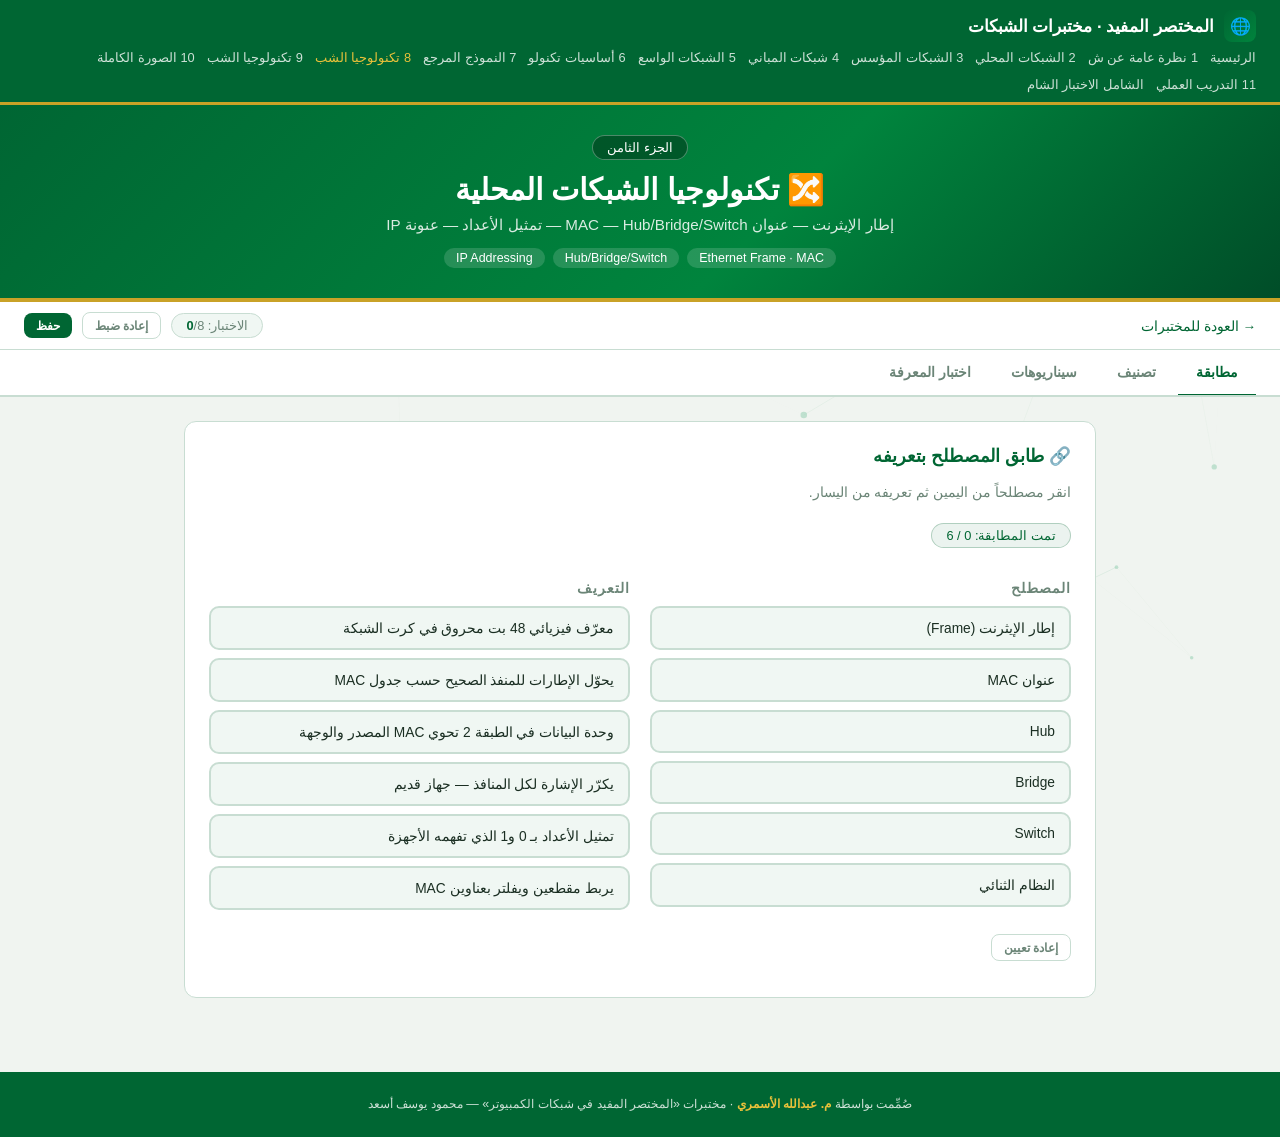
<file: labs/networks/part08-lan-tech.html>
<!DOCTYPE html>
<html lang="ar" dir="rtl">
<head>
<meta charset="UTF-8">
<meta name="viewport" content="width=device-width, initial-scale=1.0">
<title>الجزء الثامن – تكنولوجيا الشبكات المحلية | المختصر المفيد</title>
<style>
#net-canvas{position:fixed;top:0;left:0;width:100%;height:100%;z-index:0;pointer-events:none;opacity:.45}
*{box-sizing:border-box;margin:0;padding:0}
:root{--bg:#f0f4f0;--surface:#fff;--surface2:#f0f7f3;--surface3:#e0ede6;--accent:#006633;--accent2:#00843d;--text:#1a2e22;--text2:#6b8577;--border:#c8ddd2;--success:#10b981;--error:#ef4444;--radius:12px}
body{background:var(--bg);color:var(--text);font-family:'Segoe UI',Tahoma,Arial,sans-serif;min-height:100vh;direction:rtl}
a{color:var(--accent);text-decoration:none}
.topbar{position:relative;z-index:5;background:#006633;border-bottom:3px solid #c9a227;padding:10px 24px;display:flex;align-items:center;justify-content:space-between;flex-wrap:wrap;gap:8px}
.topbar-brand{display:flex;align-items:center;gap:10px;font-weight:700;font-size:1.05rem;color:#fff}
.topbar-brand .logo{width:32px;height:32px;background:linear-gradient(135deg,var(--accent),var(--accent2));border-radius:8px;display:flex;align-items:center;justify-content:center}
.topbar-links{display:flex;gap:12px;font-size:.8rem;flex-wrap:wrap}
.topbar-links a{color:rgba(255,255,255,.8);transition:color .2s}
.topbar-links a:hover{color:#e8c13a}
.lab-header{position:relative;z-index:5;background:linear-gradient(135deg,#006633 0%,#00843d 60%,#004d28 100%);padding:30px 24px;text-align:center;border-bottom:4px solid #c9a227}
.lab-badge{display:inline-block;background:rgba(0,0,0,.3);border:1px solid rgba(255,255,255,.3);color:#fff;padding:4px 14px;border-radius:20px;font-size:.8rem;margin-bottom:12px}
.lab-header h1{font-size:1.9rem;font-weight:800;color:#fff;margin-bottom:8px}
.lab-header p{color:rgba(255,255,255,.85);font-size:.95rem}
.chapter-tags{display:flex;flex-wrap:wrap;gap:8px;justify-content:center;margin-top:14px}
.chapter-tag{background:rgba(255,255,255,.15);color:#fff;padding:3px 12px;border-radius:20px;font-size:.78rem}
.nav-bar{position:relative;z-index:5;background:var(--surface);border-bottom:1px solid var(--border);padding:10px 24px;display:flex;align-items:center;justify-content:space-between;flex-wrap:wrap;gap:8px}
.back-link{color:var(--accent);font-size:.85rem}
.tabs-wrapper{position:relative;z-index:5;background:var(--surface);border-bottom:2px solid var(--border);padding:0 24px;display:flex;gap:4px;overflow-x:auto}
.tab-btn{padding:14px 18px;border:none;background:none;color:var(--text2);cursor:pointer;font-size:.88rem;font-weight:600;border-bottom:3px solid transparent;margin-bottom:-2px;white-space:nowrap;transition:all .2s}
.tab-btn.active{color:var(--accent);border-bottom-color:var(--accent)}
.tab-btn:hover:not(.active){color:var(--text)}
.container{position:relative;z-index:5;max-width:960px;margin:0 auto;padding:24px}
.tab-content{display:none}
.tab-content.active{display:block}
.card{background:var(--surface);border:1px solid var(--border);border-radius:var(--radius);padding:24px;margin-bottom:20px}
.card h2{font-size:1.1rem;margin-bottom:14px;color:var(--accent)}
.card h3{font-size:.95rem;margin-bottom:10px;color:var(--accent)}
.subtitle{color:var(--text2);font-size:.88rem;margin-bottom:18px;line-height:1.7}
.btn{padding:9px 20px;border:none;border-radius:8px;font-size:.88rem;cursor:pointer;transition:all .2s;font-weight:600}
.btn-primary{background:var(--accent);color:#fff}
.btn-primary:hover{background:var(--accent2)}
.btn-ghost{background:transparent;border:1px solid var(--border);color:var(--text2)}
.btn-ghost:hover{border-color:var(--accent);color:var(--text)}
.btn-sm{padding:5px 12px;font-size:.78rem}
.alert{padding:12px 16px;border-radius:8px;margin:10px 0;font-size:.88rem;line-height:1.6}
.alert-success{background:rgba(16,185,129,.12);border:1px solid rgba(16,185,129,.35);color:#065f46}
.alert-warn{background:rgba(245,158,11,.12);border:1px solid rgba(245,158,11,.35);color:#7a6010}
.alert-danger{background:rgba(239,68,68,.1);border:1px solid rgba(239,68,68,.3);color:#7f1d1d}
.score-badge{display:inline-block;background:rgba(0,102,51,.08);border:1px solid rgba(0,102,51,.25);border-radius:20px;padding:4px 14px;font-size:.8rem;color:var(--accent);margin-bottom:16px}
.score-chip{background:var(--surface2);border:1px solid var(--border);border-radius:20px;padding:4px 14px;font-size:.8rem;color:var(--text2)}
.score-chip span{color:var(--accent);font-weight:700}
.match-container{display:grid;grid-template-columns:1fr 1fr;gap:20px;margin:16px 0}
.match-col h4{font-size:.85rem;color:var(--text2);margin-bottom:10px;letter-spacing:1px}
.match-item{background:var(--surface2);border:2px solid var(--border);border-radius:10px;padding:12px 14px;margin-bottom:8px;cursor:pointer;transition:all .2s;font-size:.86rem;user-select:none}
.match-item:hover{border-color:var(--accent)}
.match-item.selected{border-color:var(--accent);background:rgba(0,102,51,.08);color:var(--accent)}
.match-item.matched{border-color:var(--success);background:rgba(16,185,129,.12);color:#065f46;cursor:default}
.match-item.wrong-match{border-color:var(--error);background:rgba(239,68,68,.1);animation:shake .3s}
@keyframes shake{0%,100%{transform:translateX(0)}25%{transform:translateX(-6px)}75%{transform:translateX(6px)}}
table{width:100%;border-collapse:collapse;font-size:.88rem}
th{background:var(--surface2);padding:10px 12px;text-align:right;color:var(--text2);font-weight:600;border-bottom:2px solid var(--border)}
td{padding:10px 12px;border-bottom:1px solid var(--border);vertical-align:middle}
tr:hover td{background:rgba(0,102,51,.04)}
select{background:var(--surface2);border:1px solid var(--border);border-radius:6px;color:var(--text);padding:6px 10px;font-size:.85rem;cursor:pointer;width:100%}
select:focus{outline:none;border-color:var(--accent)}
.quiz-q{margin-bottom:24px}
.quiz-q p{font-weight:600;margin-bottom:12px;line-height:1.5}
.quiz-opt{background:var(--surface2);border:1px solid var(--border);border-radius:8px;padding:11px 16px;cursor:pointer;transition:all .2s;font-size:.88rem;text-align:right;width:100%;margin-bottom:8px;color:var(--text);display:block}
.quiz-opt:hover{border-color:var(--accent)}
.quiz-opt.correct{border-color:var(--success);background:rgba(16,185,129,.12);color:#065f46}
.quiz-opt.incorrect{border-color:var(--error);background:rgba(239,68,68,.1);color:#7f1d1d}
.quiz-opt:disabled{cursor:default}
.prog-wrap{background:var(--surface3);border-radius:20px;height:8px;margin:8px 0;overflow:hidden}
.prog-fill{height:100%;border-radius:20px;background:linear-gradient(90deg,#006633,#00843d);transition:width .4s}
.net-grid{display:grid;grid-template-columns:repeat(auto-fill,minmax(170px,1fr));gap:14px;margin:16px 0}
.scenario-card{background:var(--surface2);border:2px solid var(--border);border-radius:10px;padding:18px;text-align:center;cursor:pointer;transition:all .2s}
.scenario-card:hover{border-color:var(--accent)}
.scenario-card.selected{border-color:var(--success);background:rgba(16,185,129,.1)}
.scenario-card.wrong{border-color:var(--error);background:rgba(239,68,68,.08)}
.scenario-icon{font-size:1.9rem;margin-bottom:8px}
.scenario-name{font-weight:700;margin-bottom:4px}
.scenario-desc{font-size:.74rem;color:var(--text2);line-height:1.4}
.correct-row td{background:rgba(16,185,129,.1)!important}
.wrong-row td{background:rgba(239,68,68,.08)!important}
@media(max-width:600px){.match-container{grid-template-columns:1fr}.net-grid{grid-template-columns:1fr 1fr}}
footer{position:relative;z-index:5;background:#006633;padding:20px 30px;text-align:center;margin-top:30px}
footer p{color:rgba(255,255,255,.8);font-size:.78rem;line-height:2}
footer strong{color:#e8c13a}

</style>
</head>
<body>
<canvas id="net-canvas"></canvas>
<div class="topbar">
  <div class="topbar-brand"><div class="logo">🌐</div>المختصر المفيد · مختبرات الشبكات</div>
  <div class="topbar-links">
    <a href="index.html">الرئيسية</a>
    <a href="part01-overview.html">1 نظرة عامة عن ش</a>
    <a href="part02-lan-ethernet.html">2 الشبكات المحلي</a>
    <a href="part03-enterprise-fiber.html">3 الشبكات المؤسس</a>
    <a href="part04-campus.html">4 شبكات المباني </a>
    <a href="part05-wan-physical.html">5 الشبكات الواسع</a>
    <a href="part06-basics.html">6 أساسيات تكنولو</a>
    <a href="part07-osi.html">7 النموذج المرجع</a>
    <a href="part08-lan-tech.html" style="color:#e8c13a">8 تكنولوجيا الشب</a>
    <a href="part09-wan-tech.html">9 تكنولوجيا الشب</a>
    <a href="part10-all-together.html">10 الصورة الكاملة</a>
    <a href="part11-practical.html">11 التدريب العملي</a>
    <a href="capstone.html">الشامل الاختبار الشام</a>
  </div>
</div>
<div class="lab-header">
  <div class="lab-badge">الجزء الثامن</div>
  <h1>🔀 تكنولوجيا الشبكات المحلية</h1>
  <p>إطار الإيثرنت — عنوان MAC — Hub/Bridge/Switch — تمثيل الأعداد — عنونة IP</p>
  <div class="chapter-tags"><span class="chapter-tag">Ethernet Frame · MAC</span><span class="chapter-tag">Hub/Bridge/Switch</span><span class="chapter-tag">IP Addressing</span></div>
</div>
<div class="nav-bar">
  <a href="index.html" class="back-link">→ العودة للمختبرات</a>
  <div style="display:flex;align-items:center;gap:10px">
    <span class="score-chip">الاختبار: <span id="stotal">0</span>/8</span>
    <button class="btn btn-ghost btn-sm" onclick="resetAll()">إعادة ضبط</button>
    <button class="btn btn-primary btn-sm" onclick="saveScore()">حفظ</button>
  </div>
</div>
<div class="tabs-wrapper">
  <button class="tab-btn active" onclick="switchTab(this,'0')">مطابقة</button>
  <button class="tab-btn" onclick="switchTab(this,'1')">تصنيف</button>
  <button class="tab-btn" onclick="switchTab(this,'2')">سيناريوهات</button>
  <button class="tab-btn" onclick="switchTab(this,'3')">اختبار المعرفة</button>
</div>
<div class="tab-content active" id="tab0"><div class="container"><div class="card">
  <h2>🔗 طابق المصطلح بتعريفه</h2><p class="subtitle">انقر مصطلحاً من اليمين ثم تعريفه من اليسار.</p>
  <div class="score-badge" id="m-score">تمت المطابقة: 0 / 0</div>
  <div class="match-container"><div><div class="match-col"><h4>المصطلح</h4></div><div id="m-left"></div></div><div><div class="match-col"><h4>التعريف</h4></div><div id="m-right"></div></div></div>
  <button class="btn btn-ghost btn-sm" onclick="buildMatch()">إعادة تعيين</button><div id="m-feedback" style="margin-top:12px"></div>
</div></div></div>
<div class="tab-content" id="tab1"><div class="container"><div class="card">
  <h2>🔍 صنّف كل بند</h2><p class="subtitle">اختر التصنيف الصحيح لكل بند.</p>
  <table><thead><tr><th>البند</th><th>التصنيف</th><th>الحالة</th></tr></thead><tbody id="t-tbody"></tbody></table>
  <div style="margin-top:16px;display:flex;gap:10px;flex-wrap:wrap"><button class="btn btn-primary" onclick="checkTable()">تحقق</button><button class="btn btn-ghost btn-sm" onclick="buildTable()">إعادة تعيين</button></div>
  <div id="t-feedback" style="margin-top:12px"></div>
</div></div></div>
<div class="tab-content" id="tab2"><div class="container"><div class="card">
  <h2>🗺️ سيناريوهات عملية</h2><p class="subtitle">اختر الإجابة المناسبة لكل سيناريو.</p>
  <div class="score-badge" id="s-score">النتيجة: 0 / 0</div>
  <h3 id="s-num">السيناريو 1</h3><p id="s-q" style="margin:12px 0;line-height:1.7"></p>
  <div class="net-grid" id="s-options"></div><div id="s-feedback" style="margin-top:12px"></div>
  <button class="btn btn-primary" id="s-next" onclick="nextScenario()" style="margin-top:16px;display:none">التالي ←</button>
</div></div></div>

<div class="tab-content" id="tab3"><div class="container"><div class="card">
  <h2>📝 اختبار المعرفة</h2><p class="subtitle">8 أسئلة. تُحفظ نتيجتك تلقائياً.</p>
  <div class="score-badge" id="quiz-score">النتيجة: 0 / 8</div>
  <div class="prog-wrap"><div class="prog-fill" id="quiz-prog" style="width:0%"></div></div><div id="quiz-container"></div>
</div></div></div>
<footer><p>صُمِّمت بواسطة <strong>م. عبدالله الأسمري</strong> · مختبرات «المختصر المفيد في شبكات الكمبيوتر» — محمود يوسف أسعد</p></footer>
<script>
var LAB_ID="net_p08";
var MATCH=[{"a":"إطار الإيثرنت (Frame)","b":"وحدة البيانات في الطبقة 2 تحوي MAC المصدر والوجهة"},{"a":"عنوان MAC","b":"معرّف فيزيائي 48 بت محروق في كرت الشبكة"},{"a":"Hub","b":"يكرّر الإشارة لكل المنافذ — جهاز قديم"},{"a":"Bridge","b":"يربط مقطعين ويفلتر بعناوين MAC"},{"a":"Switch","b":"يحوّل الإطارات للمنفذ الصحيح حسب جدول MAC"},{"a":"النظام الثنائي","b":"تمثيل الأعداد بـ 0 و1 الذي تفهمه الأجهزة"}];
var TABLE=[{"item":"وحدة بيانات الطبقة 2","ans":"Frame","opts":["Packet","Frame","Bit"]},{"item":"طول عنوان MAC","ans":"48 بت","opts":["32 بت","48 بت","128 بت"]},{"item":"يحوّل حسب جدول MAC","ans":"Switch","opts":["Hub","Switch","Router"]},{"item":"يكرّر لكل المنافذ","ans":"Hub","opts":["Hub","Switch","Bridge"]},{"item":"نظام أساسه 16","ans":"الست عشري","opts":["الثنائي","العشري","الست عشري"]},{"item":"طول عنوان IPv4","ans":"32 بت","opts":["32 بت","48 بت","64 بت"]}];
var SCEN=[{"q":"استقبل السويتش إطاراً لوجهة MAC مجهولة. ماذا يفعل؟","ans":"Flooding","opts":[{"n":"يحذفه","i":"🗑️","d":""},{"n":"Flooding","i":"🌊","d":"لكل المنافذ"},{"n":"يعيده","i":"↩️","d":""},{"n":"يشفّره","i":"🔒","d":""}],"explain":"عند جهل الوجهة يُغرق الإطار على كل المنافذ عدا المصدر."},{"q":"أي جهاز قديم يكرّر الإشارة لكل المنافذ ويسبب تصادمات؟","ans":"Hub","opts":[{"n":"Hub","i":"🔁","d":""},{"n":"Switch","i":"🔀","d":""},{"n":"Router","i":"🧭","d":""},{"n":"Bridge","i":"🌉","d":""}],"explain":"الهَب (Hub) يكرّر لكل المنافذ."},{"q":"كيف يبني السويتش جدول MAC؟","ans":"بتعلّم MAC المصدر","opts":[{"n":"عشوائياً","i":"🎲","d":""},{"n":"بتعلّم MAC المصدر","i":"🧠","d":""},{"n":"من DNS","i":"🌍","d":""},{"n":"من DHCP","i":"🎫","d":""}],"explain":"يسجّل MAC المصدر مع المنفذ الوارد منه."},{"q":"كم بت في عنوان IPv4؟","ans":"32","opts":[{"n":"16","i":"🔢","d":""},{"n":"32","i":"✅","d":""},{"n":"48","i":"🔢","d":"MAC"},{"n":"128","i":"🔢","d":"IPv6"}],"explain":"IPv4 = 32 بت."}];
var QUIZ=[{"q":"وحدة بيانات الطبقة 2؟","opts":["Packet","Frame","Segment","Bit"],"ans":1,"exp":"Frame."},{"q":"طول عنوان MAC؟","opts":["32","48","64","128"],"ans":1,"exp":"48 بت."},{"q":"الجهاز الذي يحوّل حسب جدول MAC؟","opts":["Hub","Switch","Router","Modem"],"ans":1,"exp":"Switch."},{"q":"ماذا يفعل السويتش عند جهل الوجهة؟","opts":["يحذف","Flooding","يعيد","يشفّر"],"ans":1,"exp":"يُغرق على كل المنافذ."},{"q":"الهَب (Hub) يعمل في الطبقة؟","opts":["1","2","3","4"],"ans":0,"exp":"الطبقة المادية."},{"q":"النظام الذي تفهمه الأجهزة مباشرة؟","opts":["العشري","الثنائي","الست عشري","الروماني"],"ans":1,"exp":"الثنائي 0/1."},{"q":"طول عنوان IPv4؟","opts":["32 بت","48 بت","64 بت","128 بت"],"ans":0,"exp":"32 بت."},{"q":"أول 3 بايت من MAC تمثّل؟","opts":["رقم الجهاز","OUI المُصنّع","VLAN","المنفذ"],"ans":1,"exp":"مُعرّف الشركة المصنّعة."}];
function switchTab(btn,id){
  var cs=document.querySelectorAll('.tab-content');
  for(var i=0;i<cs.length;i++)cs[i].classList.remove('active');
  var t=document.getElementById('tab'+id);if(t)t.classList.add('active');
  var bs=document.querySelectorAll('.tab-btn');
  for(var j=0;j<bs.length;j++)bs[j].classList.remove('active');
  if(btn)btn.classList.add('active');
}

/* مطابقة */
var mSel=null,mDone=0;
function buildMatch(){
  if(typeof MATCH==='undefined'||!MATCH.length)return;
  mSel=null;mDone=0;
  var right=MATCH.slice().sort(function(){return Math.random()-0.5;});
  document.getElementById('m-left').innerHTML=MATCH.map(function(d,i){return '<div class="match-item" id="ml-'+i+'" onclick="mPickL('+i+')">'+d.a+'</div>';}).join('');
  document.getElementById('m-right').innerHTML=right.map(function(d,i){return '<div class="match-item" id="mr-'+i+'" data-b="'+encodeURIComponent(d.b)+'" onclick="mPickR('+i+')">'+d.b+'</div>';}).join('');
  document.getElementById('m-score').textContent='تمت المطابقة: 0 / '+MATCH.length;
  document.getElementById('m-feedback').innerHTML='';
}
function mPickL(i){var l=document.querySelectorAll('#m-left .match-item');for(var k=0;k<l.length;k++)l[k].classList.remove('selected');document.getElementById('ml-'+i).classList.add('selected');mSel=i;}
function mPickR(i){
  if(mSel===null)return;
  var r=document.getElementById('mr-'+i),b=decodeURIComponent(r.getAttribute('data-b'));
  if(b===MATCH[mSel].b){
    var l=document.getElementById('ml-'+mSel);l.classList.remove('selected');l.classList.add('matched');l.style.pointerEvents='none';
    r.classList.add('matched');r.style.pointerEvents='none';mDone++;
    document.getElementById('m-score').textContent='تمت المطابقة: '+mDone+' / '+MATCH.length;
    if(mDone===MATCH.length)document.getElementById('m-feedback').innerHTML='<div class="alert alert-success">🎉 ممتاز! طابقت الكل بشكل صحيح.</div>';
  }else{
    var l2=document.getElementById('ml-'+mSel);l2.classList.add('wrong-match');r.classList.add('wrong-match');
    (function(l2,r){setTimeout(function(){l2.classList.remove('wrong-match','selected');r.classList.remove('wrong-match');},700);})(l2,r);
  }
  mSel=null;
}

/* تصنيف */
function buildTable(){
  if(typeof TABLE==='undefined'||!TABLE.length)return;
  document.getElementById('t-tbody').innerHTML=TABLE.map(function(d,i){
    return '<tr id="tr-'+i+'"><td style="font-weight:600">'+d.item+'</td><td><select id="ts-'+i+'"><option value="">-- اختر --</option>'+d.opts.map(function(o){return '<option value="'+o+'">'+o+'</option>';}).join('')+'</select></td><td id="tc-'+i+'" style="font-size:.8rem"></td></tr>';
  }).join('');
  document.getElementById('t-feedback').innerHTML='';
}
function checkTable(){
  var ok=0;
  TABLE.forEach(function(d,i){
    var s=document.getElementById('ts-'+i),row=document.getElementById('tr-'+i),c=document.getElementById('tc-'+i);
    if(!s.value){c.textContent='—';row.className='';return;}
    if(s.value===d.ans){ok++;row.className='correct-row';c.innerHTML='<span style="color:#065f46">✓ صحيح</span>';}
    else{row.className='wrong-row';c.innerHTML='<span style="color:#7f1d1d">✗ الصحيح: '+d.ans+'</span>';}
  });
  document.getElementById('t-feedback').innerHTML='<div class="alert '+(ok===TABLE.length?'alert-success':'alert-warn')+'">النتيجة: '+ok+' / '+TABLE.length+'</div>';
}

/* سيناريوهات */
var sIdx=0,sOk=0;
function loadScenario(){
  if(typeof SCEN==='undefined'||!SCEN.length)return;
  var s=SCEN[sIdx];
  document.getElementById('s-num').textContent='السيناريو '+(sIdx+1)+' من '+SCEN.length;
  document.getElementById('s-q').textContent=s.q;
  document.getElementById('s-feedback').innerHTML='';
  document.getElementById('s-next').style.display='none';
  document.getElementById('s-options').innerHTML=s.opts.map(function(o){return '<div class="scenario-card" onclick="pickScenario(\''+o.n+'\')"><div class="scenario-icon">'+o.i+'</div><div class="scenario-name">'+o.n+'</div><div class="scenario-desc">'+o.d+'</div></div>';}).join('');
  document.getElementById('s-score').textContent='النتيجة: '+sOk+' / '+Math.min(sIdx,SCEN.length);
}
function pickScenario(ch){
  var s=SCEN[sIdx],cards=document.querySelectorAll('#s-options .scenario-card');
  for(var k=0;k<cards.length;k++){cards[k].style.pointerEvents='none';var nm=cards[k].querySelector('.scenario-name').textContent;if(nm===s.ans)cards[k].classList.add('selected');else if(nm===ch&&ch!==s.ans)cards[k].classList.add('wrong');}
  if(ch===s.ans)sOk++;
  document.getElementById('s-feedback').innerHTML='<div class="alert '+(ch===s.ans?'alert-success':'alert-danger')+'">'+(ch===s.ans?'✅ صحيح! ':'❌ غير صحيح. ')+s.explain+'</div>';
  document.getElementById('s-next').style.display='inline-block';
  document.getElementById('s-score').textContent='النتيجة: '+sOk+' / '+(sIdx+1);
}
function nextScenario(){
  sIdx++;
  if(sIdx>=SCEN.length){
    document.getElementById('s-options').innerHTML='';document.getElementById('s-q').textContent='';
    document.getElementById('s-num').textContent='اكتمل القسم!';
    document.getElementById('s-feedback').innerHTML='<div class="alert alert-success">حصلت على '+sOk+'/'+SCEN.length+'.<br><button class="btn btn-ghost btn-sm" onclick="sIdx=0;sOk=0;loadScenario()" style="margin-top:10px">إعادة المحاولة</button></div>';
    return;
  }
  loadScenario();
}

/* الاختبار */
var qScore=0,qAns=0;
function buildQuiz(){
  if(typeof QUIZ==='undefined'||!QUIZ.length)return;
  document.getElementById('quiz-container').innerHTML=QUIZ.map(function(q,i){return '<div class="quiz-q" id="qq-'+i+'"><p>'+(i+1)+'. '+q.q+'</p>'+q.opts.map(function(o,j){return '<button class="quiz-opt" onclick="answerQuiz('+i+','+j+')">'+o+'</button>';}).join('')+'<div id="qfb-'+i+'" style="margin-top:6px"></div></div>';}).join('');
}
function answerQuiz(qi,oi){
  var q=QUIZ[qi],btns=document.querySelectorAll('#qq-'+qi+' .quiz-opt');
  for(var k=0;k<btns.length;k++)btns[k].disabled=true;
  btns[q.ans].classList.add('correct');
  if(oi!==q.ans)btns[oi].classList.add('incorrect');else qScore++;
  qAns++;
  document.getElementById('qfb-'+qi).innerHTML='<div class="alert '+(oi===q.ans?'alert-success':'alert-danger')+'" style="font-size:.82rem">'+(oi===q.ans?'✅ صحيح! ':'❌ غير صحيح. ')+q.exp+'</div>';
  document.getElementById('quiz-score').textContent='النتيجة: '+qScore+' / '+QUIZ.length;
  document.getElementById('quiz-prog').style.width=(qAns/QUIZ.length*100)+'%';
  if(qAns===QUIZ.length){
    var pct=Math.round(qScore/QUIZ.length*100);
    localStorage.setItem(LAB_ID,JSON.stringify({score:qScore,total:QUIZ.length,pct:pct}));
    document.getElementById('stotal').textContent=qScore+'/'+QUIZ.length;
    document.getElementById('quiz-container').insertAdjacentHTML('beforeend','<div class="alert '+(pct>=90?'alert-success':pct>=60?'alert-warn':'alert-danger')+'" style="margin-top:20px;font-weight:700">🎓 انتهى الاختبار! نتيجتك: '+qScore+'/'+QUIZ.length+' ('+pct+'%) — '+(pct>=90?'ممتاز 🏆':pct>=75?'جيد جداً ⭐':pct>=60?'جيد ✓':'يحتاج مراجعة 📖')+'<br><a href="index.html" style="color:var(--accent);font-size:.85rem;display:inline-block;margin-top:8px">← العودة للمختبرات</a></div>');
  }
}
function resetAll(){localStorage.removeItem(LAB_ID);location.reload();}
function saveScore(){if(qAns>0){var pct=Math.round(qScore/QUIZ.length*100);localStorage.setItem(LAB_ID,JSON.stringify({score:qScore,total:QUIZ.length,pct:pct}));document.getElementById('stotal').textContent=qScore+'/'+QUIZ.length;}}

/* حاسبة التقسيم */
function ipToInt(ip){return ip.split('.').reduce(function(a,o){return(a<<8)+(+o);},0)>>>0;}
function intToIp(n){return [24,16,8,0].map(function(s){return(n>>>s)&255;}).join('.');}
function calcSubnet(){
  var el=document.getElementById('ip-in');if(!el)return;
  var ip=el.value.trim(),p=parseInt(document.getElementById('pfx-in').value,10),out=document.getElementById('calc-out');
  var parts=ip.split('.');
  if(parts.length!==4||parts.some(function(o){return o===''||isNaN(o)||+o<0||+o>255;})||isNaN(p)||p<1||p>32){out.innerHTML='<div class="alert alert-danger">⚠️ أدخل عنوان IP صحيحاً وبادئة بين 1 و32.</div>';return;}
  var mask=p===0?0:(0xFFFFFFFF<<(32-p))>>>0,ipi=ipToInt(ip),net=(ipi&mask)>>>0,bc=(net|(~mask>>>0))>>>0;
  var hosts=p>=31?0:Math.pow(2,32-p)-2,first=p>=31?net:net+1,last=p>=31?bc:bc-1;
  out.innerHTML='<table><tr><td style="font-weight:600">القناع (Mask)</td><td>'+intToIp(mask)+' (/'+p+')</td></tr>'+
    '<tr><td style="font-weight:600">عنوان الشبكة</td><td>'+intToIp(net)+'</td></tr>'+
    '<tr><td style="font-weight:600">عنوان البث</td><td>'+intToIp(bc)+'</td></tr>'+
    '<tr><td style="font-weight:600">أول مضيف صالح</td><td>'+(hosts?intToIp(first):'—')+'</td></tr>'+
    '<tr><td style="font-weight:600">آخر مضيف صالح</td><td>'+(hosts?intToIp(last):'—')+'</td></tr>'+
    '<tr><td style="font-weight:600">عدد المضيفين الصالحين</td><td style="color:var(--accent);font-weight:700">'+hosts+'</td></tr></table>';
}

/* تشغيل */
buildMatch();buildTable();loadScenario();buildQuiz();
(function(){var s=JSON.parse(localStorage.getItem(LAB_ID)||'null');if(s&&document.getElementById('stotal'))document.getElementById('stotal').textContent=s.score+'/'+s.total;})();
(function(){var c=document.getElementById('net-canvas');if(!c)return;var ctx=c.getContext('2d'),W,H,nodes=[],N=42,D=150;
function rs(){W=c.width=innerWidth;H=c.height=innerHeight;}rs();window.addEventListener('resize',function(){rs();init();});
function Nd(){this.x=Math.random()*W;this.y=Math.random()*H;this.vx=(Math.random()-.5)*.35;this.vy=(Math.random()-.5)*.35;this.r=Math.random()*2+1.5;this.g=Math.random()<.12;}
function init(){nodes=[];for(var i=0;i<N;i++)nodes.push(new Nd());}init();
function draw(){ctx.clearRect(0,0,W,H);for(var i=0;i<nodes.length;i++){var a=nodes[i];for(var j=i+1;j<nodes.length;j++){var b=nodes[j],dx=a.x-b.x,dy=a.y-b.y,d=Math.sqrt(dx*dx+dy*dy);if(d<D){ctx.beginPath();ctx.strokeStyle='rgba(0,150,80,'+(1-d/D)*.3+')';ctx.lineWidth=.7;ctx.moveTo(a.x,a.y);ctx.lineTo(b.x,b.y);ctx.stroke();}}}
for(var i=0;i<nodes.length;i++){var n=nodes[i];ctx.beginPath();ctx.arc(n.x,n.y,n.r,0,Math.PI*2);ctx.fillStyle=n.g?'rgba(201,162,39,.6)':'rgba(0,150,80,.45)';ctx.fill();n.x+=n.vx;n.y+=n.vy;if(n.x<0||n.x>W)n.vx*=-1;if(n.y<0||n.y>H)n.vy*=-1;}requestAnimationFrame(draw);}draw();})();


</script>
</body>
</html>
</file>
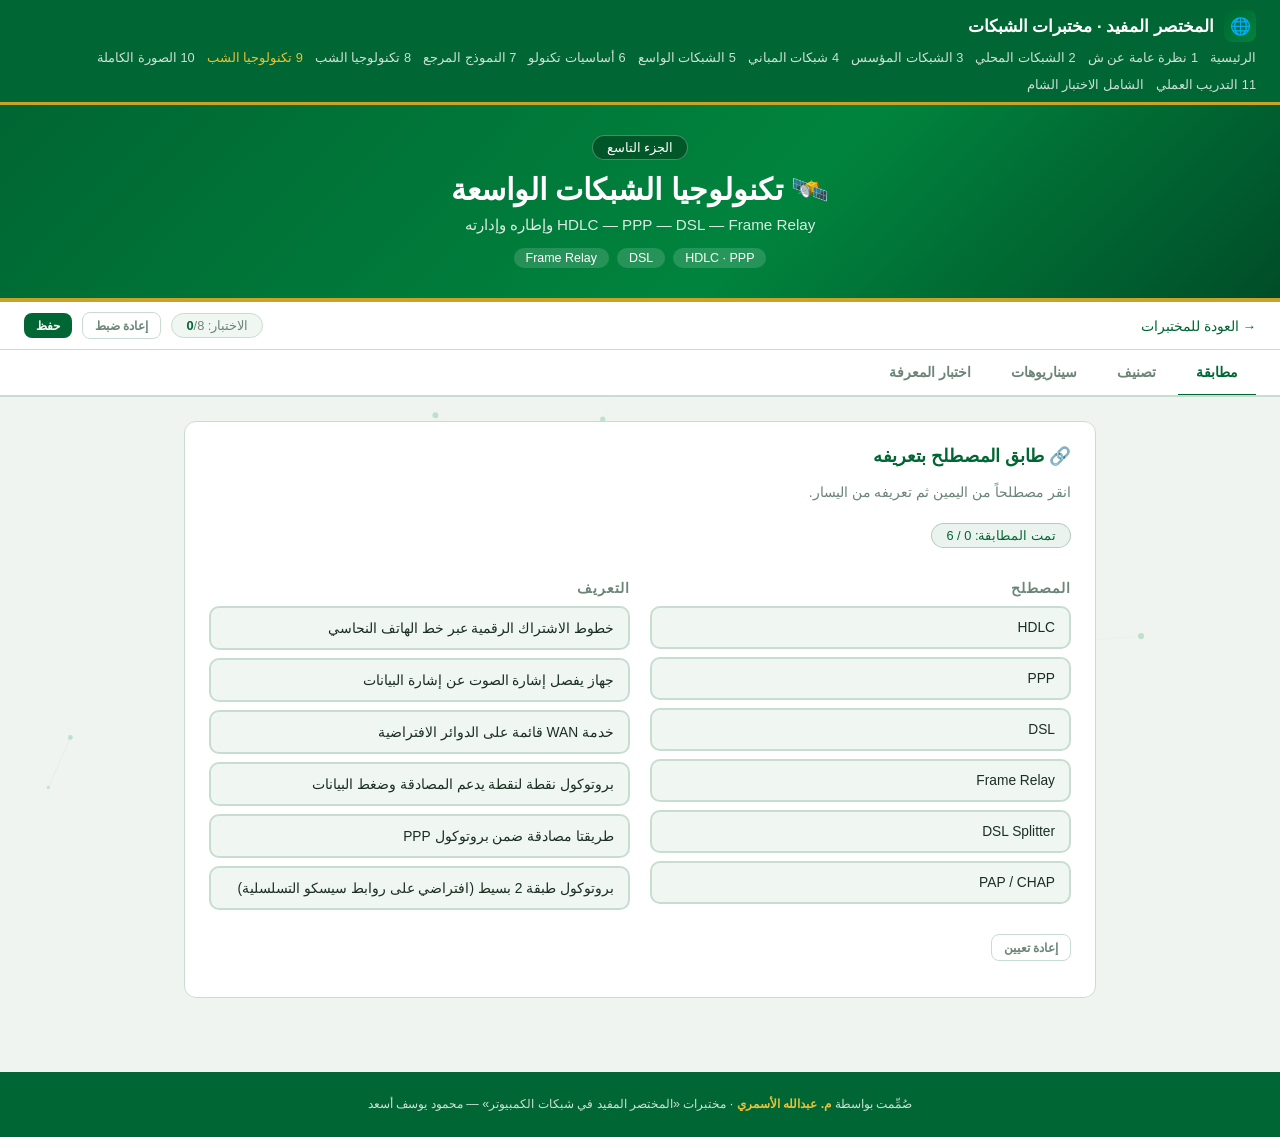
<file: labs/networks/part09-wan-tech.html>
<!DOCTYPE html>
<html lang="ar" dir="rtl">
<head>
<meta charset="UTF-8">
<meta name="viewport" content="width=device-width, initial-scale=1.0">
<title>الجزء التاسع – تكنولوجيا الشبكات الواسعة | المختصر المفيد</title>
<style>
#net-canvas{position:fixed;top:0;left:0;width:100%;height:100%;z-index:0;pointer-events:none;opacity:.45}
*{box-sizing:border-box;margin:0;padding:0}
:root{--bg:#f0f4f0;--surface:#fff;--surface2:#f0f7f3;--surface3:#e0ede6;--accent:#006633;--accent2:#00843d;--text:#1a2e22;--text2:#6b8577;--border:#c8ddd2;--success:#10b981;--error:#ef4444;--radius:12px}
body{background:var(--bg);color:var(--text);font-family:'Segoe UI',Tahoma,Arial,sans-serif;min-height:100vh;direction:rtl}
a{color:var(--accent);text-decoration:none}
.topbar{position:relative;z-index:5;background:#006633;border-bottom:3px solid #c9a227;padding:10px 24px;display:flex;align-items:center;justify-content:space-between;flex-wrap:wrap;gap:8px}
.topbar-brand{display:flex;align-items:center;gap:10px;font-weight:700;font-size:1.05rem;color:#fff}
.topbar-brand .logo{width:32px;height:32px;background:linear-gradient(135deg,var(--accent),var(--accent2));border-radius:8px;display:flex;align-items:center;justify-content:center}
.topbar-links{display:flex;gap:12px;font-size:.8rem;flex-wrap:wrap}
.topbar-links a{color:rgba(255,255,255,.8);transition:color .2s}
.topbar-links a:hover{color:#e8c13a}
.lab-header{position:relative;z-index:5;background:linear-gradient(135deg,#006633 0%,#00843d 60%,#004d28 100%);padding:30px 24px;text-align:center;border-bottom:4px solid #c9a227}
.lab-badge{display:inline-block;background:rgba(0,0,0,.3);border:1px solid rgba(255,255,255,.3);color:#fff;padding:4px 14px;border-radius:20px;font-size:.8rem;margin-bottom:12px}
.lab-header h1{font-size:1.9rem;font-weight:800;color:#fff;margin-bottom:8px}
.lab-header p{color:rgba(255,255,255,.85);font-size:.95rem}
.chapter-tags{display:flex;flex-wrap:wrap;gap:8px;justify-content:center;margin-top:14px}
.chapter-tag{background:rgba(255,255,255,.15);color:#fff;padding:3px 12px;border-radius:20px;font-size:.78rem}
.nav-bar{position:relative;z-index:5;background:var(--surface);border-bottom:1px solid var(--border);padding:10px 24px;display:flex;align-items:center;justify-content:space-between;flex-wrap:wrap;gap:8px}
.back-link{color:var(--accent);font-size:.85rem}
.tabs-wrapper{position:relative;z-index:5;background:var(--surface);border-bottom:2px solid var(--border);padding:0 24px;display:flex;gap:4px;overflow-x:auto}
.tab-btn{padding:14px 18px;border:none;background:none;color:var(--text2);cursor:pointer;font-size:.88rem;font-weight:600;border-bottom:3px solid transparent;margin-bottom:-2px;white-space:nowrap;transition:all .2s}
.tab-btn.active{color:var(--accent);border-bottom-color:var(--accent)}
.tab-btn:hover:not(.active){color:var(--text)}
.container{position:relative;z-index:5;max-width:960px;margin:0 auto;padding:24px}
.tab-content{display:none}
.tab-content.active{display:block}
.card{background:var(--surface);border:1px solid var(--border);border-radius:var(--radius);padding:24px;margin-bottom:20px}
.card h2{font-size:1.1rem;margin-bottom:14px;color:var(--accent)}
.card h3{font-size:.95rem;margin-bottom:10px;color:var(--accent)}
.subtitle{color:var(--text2);font-size:.88rem;margin-bottom:18px;line-height:1.7}
.btn{padding:9px 20px;border:none;border-radius:8px;font-size:.88rem;cursor:pointer;transition:all .2s;font-weight:600}
.btn-primary{background:var(--accent);color:#fff}
.btn-primary:hover{background:var(--accent2)}
.btn-ghost{background:transparent;border:1px solid var(--border);color:var(--text2)}
.btn-ghost:hover{border-color:var(--accent);color:var(--text)}
.btn-sm{padding:5px 12px;font-size:.78rem}
.alert{padding:12px 16px;border-radius:8px;margin:10px 0;font-size:.88rem;line-height:1.6}
.alert-success{background:rgba(16,185,129,.12);border:1px solid rgba(16,185,129,.35);color:#065f46}
.alert-warn{background:rgba(245,158,11,.12);border:1px solid rgba(245,158,11,.35);color:#7a6010}
.alert-danger{background:rgba(239,68,68,.1);border:1px solid rgba(239,68,68,.3);color:#7f1d1d}
.score-badge{display:inline-block;background:rgba(0,102,51,.08);border:1px solid rgba(0,102,51,.25);border-radius:20px;padding:4px 14px;font-size:.8rem;color:var(--accent);margin-bottom:16px}
.score-chip{background:var(--surface2);border:1px solid var(--border);border-radius:20px;padding:4px 14px;font-size:.8rem;color:var(--text2)}
.score-chip span{color:var(--accent);font-weight:700}
.match-container{display:grid;grid-template-columns:1fr 1fr;gap:20px;margin:16px 0}
.match-col h4{font-size:.85rem;color:var(--text2);margin-bottom:10px;letter-spacing:1px}
.match-item{background:var(--surface2);border:2px solid var(--border);border-radius:10px;padding:12px 14px;margin-bottom:8px;cursor:pointer;transition:all .2s;font-size:.86rem;user-select:none}
.match-item:hover{border-color:var(--accent)}
.match-item.selected{border-color:var(--accent);background:rgba(0,102,51,.08);color:var(--accent)}
.match-item.matched{border-color:var(--success);background:rgba(16,185,129,.12);color:#065f46;cursor:default}
.match-item.wrong-match{border-color:var(--error);background:rgba(239,68,68,.1);animation:shake .3s}
@keyframes shake{0%,100%{transform:translateX(0)}25%{transform:translateX(-6px)}75%{transform:translateX(6px)}}
table{width:100%;border-collapse:collapse;font-size:.88rem}
th{background:var(--surface2);padding:10px 12px;text-align:right;color:var(--text2);font-weight:600;border-bottom:2px solid var(--border)}
td{padding:10px 12px;border-bottom:1px solid var(--border);vertical-align:middle}
tr:hover td{background:rgba(0,102,51,.04)}
select{background:var(--surface2);border:1px solid var(--border);border-radius:6px;color:var(--text);padding:6px 10px;font-size:.85rem;cursor:pointer;width:100%}
select:focus{outline:none;border-color:var(--accent)}
.quiz-q{margin-bottom:24px}
.quiz-q p{font-weight:600;margin-bottom:12px;line-height:1.5}
.quiz-opt{background:var(--surface2);border:1px solid var(--border);border-radius:8px;padding:11px 16px;cursor:pointer;transition:all .2s;font-size:.88rem;text-align:right;width:100%;margin-bottom:8px;color:var(--text);display:block}
.quiz-opt:hover{border-color:var(--accent)}
.quiz-opt.correct{border-color:var(--success);background:rgba(16,185,129,.12);color:#065f46}
.quiz-opt.incorrect{border-color:var(--error);background:rgba(239,68,68,.1);color:#7f1d1d}
.quiz-opt:disabled{cursor:default}
.prog-wrap{background:var(--surface3);border-radius:20px;height:8px;margin:8px 0;overflow:hidden}
.prog-fill{height:100%;border-radius:20px;background:linear-gradient(90deg,#006633,#00843d);transition:width .4s}
.net-grid{display:grid;grid-template-columns:repeat(auto-fill,minmax(170px,1fr));gap:14px;margin:16px 0}
.scenario-card{background:var(--surface2);border:2px solid var(--border);border-radius:10px;padding:18px;text-align:center;cursor:pointer;transition:all .2s}
.scenario-card:hover{border-color:var(--accent)}
.scenario-card.selected{border-color:var(--success);background:rgba(16,185,129,.1)}
.scenario-card.wrong{border-color:var(--error);background:rgba(239,68,68,.08)}
.scenario-icon{font-size:1.9rem;margin-bottom:8px}
.scenario-name{font-weight:700;margin-bottom:4px}
.scenario-desc{font-size:.74rem;color:var(--text2);line-height:1.4}
.correct-row td{background:rgba(16,185,129,.1)!important}
.wrong-row td{background:rgba(239,68,68,.08)!important}
@media(max-width:600px){.match-container{grid-template-columns:1fr}.net-grid{grid-template-columns:1fr 1fr}}
footer{position:relative;z-index:5;background:#006633;padding:20px 30px;text-align:center;margin-top:30px}
footer p{color:rgba(255,255,255,.8);font-size:.78rem;line-height:2}
footer strong{color:#e8c13a}

</style>
</head>
<body>
<canvas id="net-canvas"></canvas>
<div class="topbar">
  <div class="topbar-brand"><div class="logo">🌐</div>المختصر المفيد · مختبرات الشبكات</div>
  <div class="topbar-links">
    <a href="index.html">الرئيسية</a>
    <a href="part01-overview.html">1 نظرة عامة عن ش</a>
    <a href="part02-lan-ethernet.html">2 الشبكات المحلي</a>
    <a href="part03-enterprise-fiber.html">3 الشبكات المؤسس</a>
    <a href="part04-campus.html">4 شبكات المباني </a>
    <a href="part05-wan-physical.html">5 الشبكات الواسع</a>
    <a href="part06-basics.html">6 أساسيات تكنولو</a>
    <a href="part07-osi.html">7 النموذج المرجع</a>
    <a href="part08-lan-tech.html">8 تكنولوجيا الشب</a>
    <a href="part09-wan-tech.html" style="color:#e8c13a">9 تكنولوجيا الشب</a>
    <a href="part10-all-together.html">10 الصورة الكاملة</a>
    <a href="part11-practical.html">11 التدريب العملي</a>
    <a href="capstone.html">الشامل الاختبار الشام</a>
  </div>
</div>
<div class="lab-header">
  <div class="lab-badge">الجزء التاسع</div>
  <h1>🛰️ تكنولوجيا الشبكات الواسعة</h1>
  <p>HDLC — PPP — DSL — Frame Relay وإطاره وإدارته</p>
  <div class="chapter-tags"><span class="chapter-tag">HDLC · PPP</span><span class="chapter-tag">DSL</span><span class="chapter-tag">Frame Relay</span></div>
</div>
<div class="nav-bar">
  <a href="index.html" class="back-link">→ العودة للمختبرات</a>
  <div style="display:flex;align-items:center;gap:10px">
    <span class="score-chip">الاختبار: <span id="stotal">0</span>/8</span>
    <button class="btn btn-ghost btn-sm" onclick="resetAll()">إعادة ضبط</button>
    <button class="btn btn-primary btn-sm" onclick="saveScore()">حفظ</button>
  </div>
</div>
<div class="tabs-wrapper">
  <button class="tab-btn active" onclick="switchTab(this,'0')">مطابقة</button>
  <button class="tab-btn" onclick="switchTab(this,'1')">تصنيف</button>
  <button class="tab-btn" onclick="switchTab(this,'2')">سيناريوهات</button>
  <button class="tab-btn" onclick="switchTab(this,'3')">اختبار المعرفة</button>
</div>
<div class="tab-content active" id="tab0"><div class="container"><div class="card">
  <h2>🔗 طابق المصطلح بتعريفه</h2><p class="subtitle">انقر مصطلحاً من اليمين ثم تعريفه من اليسار.</p>
  <div class="score-badge" id="m-score">تمت المطابقة: 0 / 0</div>
  <div class="match-container"><div><div class="match-col"><h4>المصطلح</h4></div><div id="m-left"></div></div><div><div class="match-col"><h4>التعريف</h4></div><div id="m-right"></div></div></div>
  <button class="btn btn-ghost btn-sm" onclick="buildMatch()">إعادة تعيين</button><div id="m-feedback" style="margin-top:12px"></div>
</div></div></div>
<div class="tab-content" id="tab1"><div class="container"><div class="card">
  <h2>🔍 صنّف كل بند</h2><p class="subtitle">اختر التصنيف الصحيح لكل بند.</p>
  <table><thead><tr><th>البند</th><th>التصنيف</th><th>الحالة</th></tr></thead><tbody id="t-tbody"></tbody></table>
  <div style="margin-top:16px;display:flex;gap:10px;flex-wrap:wrap"><button class="btn btn-primary" onclick="checkTable()">تحقق</button><button class="btn btn-ghost btn-sm" onclick="buildTable()">إعادة تعيين</button></div>
  <div id="t-feedback" style="margin-top:12px"></div>
</div></div></div>
<div class="tab-content" id="tab2"><div class="container"><div class="card">
  <h2>🗺️ سيناريوهات عملية</h2><p class="subtitle">اختر الإجابة المناسبة لكل سيناريو.</p>
  <div class="score-badge" id="s-score">النتيجة: 0 / 0</div>
  <h3 id="s-num">السيناريو 1</h3><p id="s-q" style="margin:12px 0;line-height:1.7"></p>
  <div class="net-grid" id="s-options"></div><div id="s-feedback" style="margin-top:12px"></div>
  <button class="btn btn-primary" id="s-next" onclick="nextScenario()" style="margin-top:16px;display:none">التالي ←</button>
</div></div></div>

<div class="tab-content" id="tab3"><div class="container"><div class="card">
  <h2>📝 اختبار المعرفة</h2><p class="subtitle">8 أسئلة. تُحفظ نتيجتك تلقائياً.</p>
  <div class="score-badge" id="quiz-score">النتيجة: 0 / 8</div>
  <div class="prog-wrap"><div class="prog-fill" id="quiz-prog" style="width:0%"></div></div><div id="quiz-container"></div>
</div></div></div>
<footer><p>صُمِّمت بواسطة <strong>م. عبدالله الأسمري</strong> · مختبرات «المختصر المفيد في شبكات الكمبيوتر» — محمود يوسف أسعد</p></footer>
<script>
var LAB_ID="net_p09";
var MATCH=[{"a":"HDLC","b":"بروتوكول طبقة 2 بسيط (افتراضي على روابط سيسكو التسلسلية)"},{"a":"PPP","b":"بروتوكول نقطة لنقطة يدعم المصادقة وضغط البيانات"},{"a":"DSL","b":"خطوط الاشتراك الرقمية عبر خط الهاتف النحاسي"},{"a":"Frame Relay","b":"خدمة WAN قائمة على الدوائر الافتراضية"},{"a":"DSL Splitter","b":"جهاز يفصل إشارة الصوت عن إشارة البيانات"},{"a":"PAP / CHAP","b":"طريقتا مصادقة ضمن بروتوكول PPP"}];
var TABLE=[{"item":"يدعم المصادقة على رابط WAN","ans":"PPP","opts":["PPP","HDLC","Ethernet"]},{"item":"افتراضي على روابط سيسكو التسلسلية","ans":"HDLC","opts":["PPP","HDLC","ARP"]},{"item":"وصول WAN عبر خط الهاتف","ans":"DSL","opts":["DSL","MPLS","Fiber"]},{"item":"يعتمد دوائر افتراضية","ans":"Frame Relay","opts":["Frame Relay","PPP","HDLC"]},{"item":"يفصل الصوت عن البيانات","ans":"Splitter","opts":["Router","Splitter","Switch"]},{"item":"CHAP طريقة","ans":"مصادقة","opts":["تشفير قرص","مصادقة","توجيه"]}];
var SCEN=[{"q":"تريد رابط WAN تسلسلياً يدعم المصادقة PAP/CHAP وضغط البيانات. أي بروتوكول؟","ans":"PPP","opts":[{"n":"PPP","i":"🔐","d":""},{"n":"HDLC","i":"➖","d":"بسيط"},{"n":"Ethernet","i":"🌐","d":""},{"n":"OSPF","i":"📡","d":""}],"explain":"PPP يدعم المصادقة والضغط على روابط WAN."},{"q":"وصول منزلي للإنترنت عبر خط الهاتف النحاسي. ما التقنية؟","ans":"DSL","opts":[{"n":"DSL","i":"🏠","d":"خط هاتف"},{"n":"Frame Relay","i":"🔲","d":""},{"n":"HDLC","i":"➖","d":""},{"n":"Fiber","i":"🔦","d":""}],"explain":"DSL يستخدم خط الهاتف النحاسي للوصول للإنترنت."},{"q":"تقنية WAN قديمة تنقل البيانات عبر دوائر افتراضية بين المواقع؟","ans":"Frame Relay","opts":[{"n":"Frame Relay","i":"🔲","d":"VC"},{"n":"PPP","i":"🔐","d":""},{"n":"DSL","i":"🏠","d":""},{"n":"Wi-Fi","i":"📶","d":""}],"explain":"Frame Relay قائمة على الدوائر الافتراضية (Virtual Circuits)."},{"q":"ما البروتوكول الافتراضي على روابط سيسكو التسلسلية؟","ans":"HDLC","opts":[{"n":"PPP","i":"🔐","d":""},{"n":"HDLC","i":"➖","d":"افتراضي"},{"n":"Ethernet","i":"🌐","d":""},{"n":"ARP","i":"🔗","d":""}],"explain":"HDLC هو الافتراضي على واجهات سيسكو التسلسلية."}];
var QUIZ=[{"q":"البروتوكول الذي يدعم المصادقة على WAN؟","opts":["PPP","HDLC","ARP","RIP"],"ans":0,"exp":"PPP."},{"q":"الافتراضي على روابط سيسكو التسلسلية؟","opts":["PPP","HDLC","Ethernet","DSL"],"ans":1,"exp":"HDLC."},{"q":"DSL يستخدم؟","opts":["الفايبر","خط الهاتف النحاسي","الراديو","الكهرباء"],"ans":1,"exp":"خط الهاتف."},{"q":"Frame Relay تعتمد؟","opts":["دوائر افتراضية","بلوتوث","MAC فقط","DNS"],"ans":0,"exp":"Virtual Circuits."},{"q":"PAP وCHAP هما؟","opts":["تشفير قرص","مصادقة في PPP","بروتوكولات توجيه","أنواع كوابل"],"ans":1,"exp":"مصادقة ضمن PPP."},{"q":"DSL Splitter يفصل؟","opts":["الكهرباء","الصوت عن البيانات","VLANs","المسارات"],"ans":1,"exp":"الصوت عن البيانات."},{"q":"PPP اختصار لـ؟","opts":["Point-to-Point Protocol","Public Packet Path","Private Port","Packet Ping"],"ans":0,"exp":"Point-to-Point Protocol."},{"q":"تقنيات WAN تعمل أساساً في الطبقتين؟","opts":["1 و2","3 و4","5 و6","6 و7"],"ans":0,"exp":"المادية وربط البيانات."}];
function switchTab(btn,id){
  var cs=document.querySelectorAll('.tab-content');
  for(var i=0;i<cs.length;i++)cs[i].classList.remove('active');
  var t=document.getElementById('tab'+id);if(t)t.classList.add('active');
  var bs=document.querySelectorAll('.tab-btn');
  for(var j=0;j<bs.length;j++)bs[j].classList.remove('active');
  if(btn)btn.classList.add('active');
}

/* مطابقة */
var mSel=null,mDone=0;
function buildMatch(){
  if(typeof MATCH==='undefined'||!MATCH.length)return;
  mSel=null;mDone=0;
  var right=MATCH.slice().sort(function(){return Math.random()-0.5;});
  document.getElementById('m-left').innerHTML=MATCH.map(function(d,i){return '<div class="match-item" id="ml-'+i+'" onclick="mPickL('+i+')">'+d.a+'</div>';}).join('');
  document.getElementById('m-right').innerHTML=right.map(function(d,i){return '<div class="match-item" id="mr-'+i+'" data-b="'+encodeURIComponent(d.b)+'" onclick="mPickR('+i+')">'+d.b+'</div>';}).join('');
  document.getElementById('m-score').textContent='تمت المطابقة: 0 / '+MATCH.length;
  document.getElementById('m-feedback').innerHTML='';
}
function mPickL(i){var l=document.querySelectorAll('#m-left .match-item');for(var k=0;k<l.length;k++)l[k].classList.remove('selected');document.getElementById('ml-'+i).classList.add('selected');mSel=i;}
function mPickR(i){
  if(mSel===null)return;
  var r=document.getElementById('mr-'+i),b=decodeURIComponent(r.getAttribute('data-b'));
  if(b===MATCH[mSel].b){
    var l=document.getElementById('ml-'+mSel);l.classList.remove('selected');l.classList.add('matched');l.style.pointerEvents='none';
    r.classList.add('matched');r.style.pointerEvents='none';mDone++;
    document.getElementById('m-score').textContent='تمت المطابقة: '+mDone+' / '+MATCH.length;
    if(mDone===MATCH.length)document.getElementById('m-feedback').innerHTML='<div class="alert alert-success">🎉 ممتاز! طابقت الكل بشكل صحيح.</div>';
  }else{
    var l2=document.getElementById('ml-'+mSel);l2.classList.add('wrong-match');r.classList.add('wrong-match');
    (function(l2,r){setTimeout(function(){l2.classList.remove('wrong-match','selected');r.classList.remove('wrong-match');},700);})(l2,r);
  }
  mSel=null;
}

/* تصنيف */
function buildTable(){
  if(typeof TABLE==='undefined'||!TABLE.length)return;
  document.getElementById('t-tbody').innerHTML=TABLE.map(function(d,i){
    return '<tr id="tr-'+i+'"><td style="font-weight:600">'+d.item+'</td><td><select id="ts-'+i+'"><option value="">-- اختر --</option>'+d.opts.map(function(o){return '<option value="'+o+'">'+o+'</option>';}).join('')+'</select></td><td id="tc-'+i+'" style="font-size:.8rem"></td></tr>';
  }).join('');
  document.getElementById('t-feedback').innerHTML='';
}
function checkTable(){
  var ok=0;
  TABLE.forEach(function(d,i){
    var s=document.getElementById('ts-'+i),row=document.getElementById('tr-'+i),c=document.getElementById('tc-'+i);
    if(!s.value){c.textContent='—';row.className='';return;}
    if(s.value===d.ans){ok++;row.className='correct-row';c.innerHTML='<span style="color:#065f46">✓ صحيح</span>';}
    else{row.className='wrong-row';c.innerHTML='<span style="color:#7f1d1d">✗ الصحيح: '+d.ans+'</span>';}
  });
  document.getElementById('t-feedback').innerHTML='<div class="alert '+(ok===TABLE.length?'alert-success':'alert-warn')+'">النتيجة: '+ok+' / '+TABLE.length+'</div>';
}

/* سيناريوهات */
var sIdx=0,sOk=0;
function loadScenario(){
  if(typeof SCEN==='undefined'||!SCEN.length)return;
  var s=SCEN[sIdx];
  document.getElementById('s-num').textContent='السيناريو '+(sIdx+1)+' من '+SCEN.length;
  document.getElementById('s-q').textContent=s.q;
  document.getElementById('s-feedback').innerHTML='';
  document.getElementById('s-next').style.display='none';
  document.getElementById('s-options').innerHTML=s.opts.map(function(o){return '<div class="scenario-card" onclick="pickScenario(\''+o.n+'\')"><div class="scenario-icon">'+o.i+'</div><div class="scenario-name">'+o.n+'</div><div class="scenario-desc">'+o.d+'</div></div>';}).join('');
  document.getElementById('s-score').textContent='النتيجة: '+sOk+' / '+Math.min(sIdx,SCEN.length);
}
function pickScenario(ch){
  var s=SCEN[sIdx],cards=document.querySelectorAll('#s-options .scenario-card');
  for(var k=0;k<cards.length;k++){cards[k].style.pointerEvents='none';var nm=cards[k].querySelector('.scenario-name').textContent;if(nm===s.ans)cards[k].classList.add('selected');else if(nm===ch&&ch!==s.ans)cards[k].classList.add('wrong');}
  if(ch===s.ans)sOk++;
  document.getElementById('s-feedback').innerHTML='<div class="alert '+(ch===s.ans?'alert-success':'alert-danger')+'">'+(ch===s.ans?'✅ صحيح! ':'❌ غير صحيح. ')+s.explain+'</div>';
  document.getElementById('s-next').style.display='inline-block';
  document.getElementById('s-score').textContent='النتيجة: '+sOk+' / '+(sIdx+1);
}
function nextScenario(){
  sIdx++;
  if(sIdx>=SCEN.length){
    document.getElementById('s-options').innerHTML='';document.getElementById('s-q').textContent='';
    document.getElementById('s-num').textContent='اكتمل القسم!';
    document.getElementById('s-feedback').innerHTML='<div class="alert alert-success">حصلت على '+sOk+'/'+SCEN.length+'.<br><button class="btn btn-ghost btn-sm" onclick="sIdx=0;sOk=0;loadScenario()" style="margin-top:10px">إعادة المحاولة</button></div>';
    return;
  }
  loadScenario();
}

/* الاختبار */
var qScore=0,qAns=0;
function buildQuiz(){
  if(typeof QUIZ==='undefined'||!QUIZ.length)return;
  document.getElementById('quiz-container').innerHTML=QUIZ.map(function(q,i){return '<div class="quiz-q" id="qq-'+i+'"><p>'+(i+1)+'. '+q.q+'</p>'+q.opts.map(function(o,j){return '<button class="quiz-opt" onclick="answerQuiz('+i+','+j+')">'+o+'</button>';}).join('')+'<div id="qfb-'+i+'" style="margin-top:6px"></div></div>';}).join('');
}
function answerQuiz(qi,oi){
  var q=QUIZ[qi],btns=document.querySelectorAll('#qq-'+qi+' .quiz-opt');
  for(var k=0;k<btns.length;k++)btns[k].disabled=true;
  btns[q.ans].classList.add('correct');
  if(oi!==q.ans)btns[oi].classList.add('incorrect');else qScore++;
  qAns++;
  document.getElementById('qfb-'+qi).innerHTML='<div class="alert '+(oi===q.ans?'alert-success':'alert-danger')+'" style="font-size:.82rem">'+(oi===q.ans?'✅ صحيح! ':'❌ غير صحيح. ')+q.exp+'</div>';
  document.getElementById('quiz-score').textContent='النتيجة: '+qScore+' / '+QUIZ.length;
  document.getElementById('quiz-prog').style.width=(qAns/QUIZ.length*100)+'%';
  if(qAns===QUIZ.length){
    var pct=Math.round(qScore/QUIZ.length*100);
    localStorage.setItem(LAB_ID,JSON.stringify({score:qScore,total:QUIZ.length,pct:pct}));
    document.getElementById('stotal').textContent=qScore+'/'+QUIZ.length;
    document.getElementById('quiz-container').insertAdjacentHTML('beforeend','<div class="alert '+(pct>=90?'alert-success':pct>=60?'alert-warn':'alert-danger')+'" style="margin-top:20px;font-weight:700">🎓 انتهى الاختبار! نتيجتك: '+qScore+'/'+QUIZ.length+' ('+pct+'%) — '+(pct>=90?'ممتاز 🏆':pct>=75?'جيد جداً ⭐':pct>=60?'جيد ✓':'يحتاج مراجعة 📖')+'<br><a href="index.html" style="color:var(--accent);font-size:.85rem;display:inline-block;margin-top:8px">← العودة للمختبرات</a></div>');
  }
}
function resetAll(){localStorage.removeItem(LAB_ID);location.reload();}
function saveScore(){if(qAns>0){var pct=Math.round(qScore/QUIZ.length*100);localStorage.setItem(LAB_ID,JSON.stringify({score:qScore,total:QUIZ.length,pct:pct}));document.getElementById('stotal').textContent=qScore+'/'+QUIZ.length;}}

/* حاسبة التقسيم */
function ipToInt(ip){return ip.split('.').reduce(function(a,o){return(a<<8)+(+o);},0)>>>0;}
function intToIp(n){return [24,16,8,0].map(function(s){return(n>>>s)&255;}).join('.');}
function calcSubnet(){
  var el=document.getElementById('ip-in');if(!el)return;
  var ip=el.value.trim(),p=parseInt(document.getElementById('pfx-in').value,10),out=document.getElementById('calc-out');
  var parts=ip.split('.');
  if(parts.length!==4||parts.some(function(o){return o===''||isNaN(o)||+o<0||+o>255;})||isNaN(p)||p<1||p>32){out.innerHTML='<div class="alert alert-danger">⚠️ أدخل عنوان IP صحيحاً وبادئة بين 1 و32.</div>';return;}
  var mask=p===0?0:(0xFFFFFFFF<<(32-p))>>>0,ipi=ipToInt(ip),net=(ipi&mask)>>>0,bc=(net|(~mask>>>0))>>>0;
  var hosts=p>=31?0:Math.pow(2,32-p)-2,first=p>=31?net:net+1,last=p>=31?bc:bc-1;
  out.innerHTML='<table><tr><td style="font-weight:600">القناع (Mask)</td><td>'+intToIp(mask)+' (/'+p+')</td></tr>'+
    '<tr><td style="font-weight:600">عنوان الشبكة</td><td>'+intToIp(net)+'</td></tr>'+
    '<tr><td style="font-weight:600">عنوان البث</td><td>'+intToIp(bc)+'</td></tr>'+
    '<tr><td style="font-weight:600">أول مضيف صالح</td><td>'+(hosts?intToIp(first):'—')+'</td></tr>'+
    '<tr><td style="font-weight:600">آخر مضيف صالح</td><td>'+(hosts?intToIp(last):'—')+'</td></tr>'+
    '<tr><td style="font-weight:600">عدد المضيفين الصالحين</td><td style="color:var(--accent);font-weight:700">'+hosts+'</td></tr></table>';
}

/* تشغيل */
buildMatch();buildTable();loadScenario();buildQuiz();
(function(){var s=JSON.parse(localStorage.getItem(LAB_ID)||'null');if(s&&document.getElementById('stotal'))document.getElementById('stotal').textContent=s.score+'/'+s.total;})();
(function(){var c=document.getElementById('net-canvas');if(!c)return;var ctx=c.getContext('2d'),W,H,nodes=[],N=42,D=150;
function rs(){W=c.width=innerWidth;H=c.height=innerHeight;}rs();window.addEventListener('resize',function(){rs();init();});
function Nd(){this.x=Math.random()*W;this.y=Math.random()*H;this.vx=(Math.random()-.5)*.35;this.vy=(Math.random()-.5)*.35;this.r=Math.random()*2+1.5;this.g=Math.random()<.12;}
function init(){nodes=[];for(var i=0;i<N;i++)nodes.push(new Nd());}init();
function draw(){ctx.clearRect(0,0,W,H);for(var i=0;i<nodes.length;i++){var a=nodes[i];for(var j=i+1;j<nodes.length;j++){var b=nodes[j],dx=a.x-b.x,dy=a.y-b.y,d=Math.sqrt(dx*dx+dy*dy);if(d<D){ctx.beginPath();ctx.strokeStyle='rgba(0,150,80,'+(1-d/D)*.3+')';ctx.lineWidth=.7;ctx.moveTo(a.x,a.y);ctx.lineTo(b.x,b.y);ctx.stroke();}}}
for(var i=0;i<nodes.length;i++){var n=nodes[i];ctx.beginPath();ctx.arc(n.x,n.y,n.r,0,Math.PI*2);ctx.fillStyle=n.g?'rgba(201,162,39,.6)':'rgba(0,150,80,.45)';ctx.fill();n.x+=n.vx;n.y+=n.vy;if(n.x<0||n.x>W)n.vx*=-1;if(n.y<0||n.y>H)n.vy*=-1;}requestAnimationFrame(draw);}draw();})();


</script>
</body>
</html>
</file>
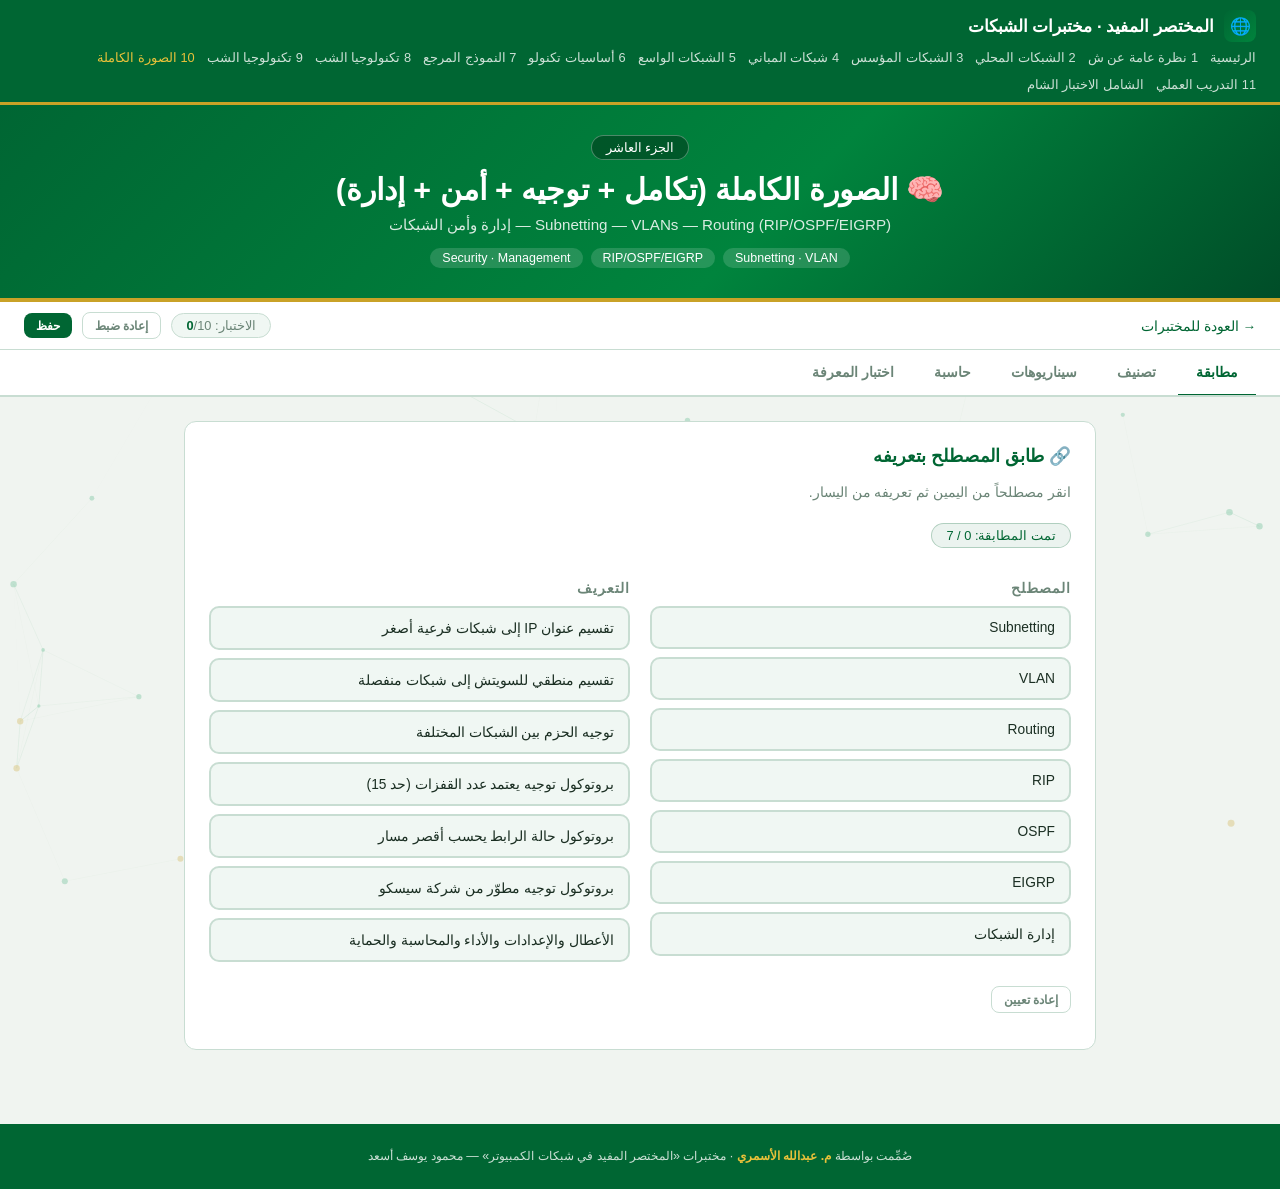
<file: labs/networks/part10-all-together.html>
<!DOCTYPE html>
<html lang="ar" dir="rtl">
<head>
<meta charset="UTF-8">
<meta name="viewport" content="width=device-width, initial-scale=1.0">
<title>الجزء العاشر – الصورة الكاملة (تكامل + توجيه + أمن + إدارة) | المختصر المفيد</title>
<style>
#net-canvas{position:fixed;top:0;left:0;width:100%;height:100%;z-index:0;pointer-events:none;opacity:.45}
*{box-sizing:border-box;margin:0;padding:0}
:root{--bg:#f0f4f0;--surface:#fff;--surface2:#f0f7f3;--surface3:#e0ede6;--accent:#006633;--accent2:#00843d;--text:#1a2e22;--text2:#6b8577;--border:#c8ddd2;--success:#10b981;--error:#ef4444;--radius:12px}
body{background:var(--bg);color:var(--text);font-family:'Segoe UI',Tahoma,Arial,sans-serif;min-height:100vh;direction:rtl}
a{color:var(--accent);text-decoration:none}
.topbar{position:relative;z-index:5;background:#006633;border-bottom:3px solid #c9a227;padding:10px 24px;display:flex;align-items:center;justify-content:space-between;flex-wrap:wrap;gap:8px}
.topbar-brand{display:flex;align-items:center;gap:10px;font-weight:700;font-size:1.05rem;color:#fff}
.topbar-brand .logo{width:32px;height:32px;background:linear-gradient(135deg,var(--accent),var(--accent2));border-radius:8px;display:flex;align-items:center;justify-content:center}
.topbar-links{display:flex;gap:12px;font-size:.8rem;flex-wrap:wrap}
.topbar-links a{color:rgba(255,255,255,.8);transition:color .2s}
.topbar-links a:hover{color:#e8c13a}
.lab-header{position:relative;z-index:5;background:linear-gradient(135deg,#006633 0%,#00843d 60%,#004d28 100%);padding:30px 24px;text-align:center;border-bottom:4px solid #c9a227}
.lab-badge{display:inline-block;background:rgba(0,0,0,.3);border:1px solid rgba(255,255,255,.3);color:#fff;padding:4px 14px;border-radius:20px;font-size:.8rem;margin-bottom:12px}
.lab-header h1{font-size:1.9rem;font-weight:800;color:#fff;margin-bottom:8px}
.lab-header p{color:rgba(255,255,255,.85);font-size:.95rem}
.chapter-tags{display:flex;flex-wrap:wrap;gap:8px;justify-content:center;margin-top:14px}
.chapter-tag{background:rgba(255,255,255,.15);color:#fff;padding:3px 12px;border-radius:20px;font-size:.78rem}
.nav-bar{position:relative;z-index:5;background:var(--surface);border-bottom:1px solid var(--border);padding:10px 24px;display:flex;align-items:center;justify-content:space-between;flex-wrap:wrap;gap:8px}
.back-link{color:var(--accent);font-size:.85rem}
.tabs-wrapper{position:relative;z-index:5;background:var(--surface);border-bottom:2px solid var(--border);padding:0 24px;display:flex;gap:4px;overflow-x:auto}
.tab-btn{padding:14px 18px;border:none;background:none;color:var(--text2);cursor:pointer;font-size:.88rem;font-weight:600;border-bottom:3px solid transparent;margin-bottom:-2px;white-space:nowrap;transition:all .2s}
.tab-btn.active{color:var(--accent);border-bottom-color:var(--accent)}
.tab-btn:hover:not(.active){color:var(--text)}
.container{position:relative;z-index:5;max-width:960px;margin:0 auto;padding:24px}
.tab-content{display:none}
.tab-content.active{display:block}
.card{background:var(--surface);border:1px solid var(--border);border-radius:var(--radius);padding:24px;margin-bottom:20px}
.card h2{font-size:1.1rem;margin-bottom:14px;color:var(--accent)}
.card h3{font-size:.95rem;margin-bottom:10px;color:var(--accent)}
.subtitle{color:var(--text2);font-size:.88rem;margin-bottom:18px;line-height:1.7}
.btn{padding:9px 20px;border:none;border-radius:8px;font-size:.88rem;cursor:pointer;transition:all .2s;font-weight:600}
.btn-primary{background:var(--accent);color:#fff}
.btn-primary:hover{background:var(--accent2)}
.btn-ghost{background:transparent;border:1px solid var(--border);color:var(--text2)}
.btn-ghost:hover{border-color:var(--accent);color:var(--text)}
.btn-sm{padding:5px 12px;font-size:.78rem}
.alert{padding:12px 16px;border-radius:8px;margin:10px 0;font-size:.88rem;line-height:1.6}
.alert-success{background:rgba(16,185,129,.12);border:1px solid rgba(16,185,129,.35);color:#065f46}
.alert-warn{background:rgba(245,158,11,.12);border:1px solid rgba(245,158,11,.35);color:#7a6010}
.alert-danger{background:rgba(239,68,68,.1);border:1px solid rgba(239,68,68,.3);color:#7f1d1d}
.score-badge{display:inline-block;background:rgba(0,102,51,.08);border:1px solid rgba(0,102,51,.25);border-radius:20px;padding:4px 14px;font-size:.8rem;color:var(--accent);margin-bottom:16px}
.score-chip{background:var(--surface2);border:1px solid var(--border);border-radius:20px;padding:4px 14px;font-size:.8rem;color:var(--text2)}
.score-chip span{color:var(--accent);font-weight:700}
.match-container{display:grid;grid-template-columns:1fr 1fr;gap:20px;margin:16px 0}
.match-col h4{font-size:.85rem;color:var(--text2);margin-bottom:10px;letter-spacing:1px}
.match-item{background:var(--surface2);border:2px solid var(--border);border-radius:10px;padding:12px 14px;margin-bottom:8px;cursor:pointer;transition:all .2s;font-size:.86rem;user-select:none}
.match-item:hover{border-color:var(--accent)}
.match-item.selected{border-color:var(--accent);background:rgba(0,102,51,.08);color:var(--accent)}
.match-item.matched{border-color:var(--success);background:rgba(16,185,129,.12);color:#065f46;cursor:default}
.match-item.wrong-match{border-color:var(--error);background:rgba(239,68,68,.1);animation:shake .3s}
@keyframes shake{0%,100%{transform:translateX(0)}25%{transform:translateX(-6px)}75%{transform:translateX(6px)}}
table{width:100%;border-collapse:collapse;font-size:.88rem}
th{background:var(--surface2);padding:10px 12px;text-align:right;color:var(--text2);font-weight:600;border-bottom:2px solid var(--border)}
td{padding:10px 12px;border-bottom:1px solid var(--border);vertical-align:middle}
tr:hover td{background:rgba(0,102,51,.04)}
select{background:var(--surface2);border:1px solid var(--border);border-radius:6px;color:var(--text);padding:6px 10px;font-size:.85rem;cursor:pointer;width:100%}
select:focus{outline:none;border-color:var(--accent)}
.quiz-q{margin-bottom:24px}
.quiz-q p{font-weight:600;margin-bottom:12px;line-height:1.5}
.quiz-opt{background:var(--surface2);border:1px solid var(--border);border-radius:8px;padding:11px 16px;cursor:pointer;transition:all .2s;font-size:.88rem;text-align:right;width:100%;margin-bottom:8px;color:var(--text);display:block}
.quiz-opt:hover{border-color:var(--accent)}
.quiz-opt.correct{border-color:var(--success);background:rgba(16,185,129,.12);color:#065f46}
.quiz-opt.incorrect{border-color:var(--error);background:rgba(239,68,68,.1);color:#7f1d1d}
.quiz-opt:disabled{cursor:default}
.prog-wrap{background:var(--surface3);border-radius:20px;height:8px;margin:8px 0;overflow:hidden}
.prog-fill{height:100%;border-radius:20px;background:linear-gradient(90deg,#006633,#00843d);transition:width .4s}
.net-grid{display:grid;grid-template-columns:repeat(auto-fill,minmax(170px,1fr));gap:14px;margin:16px 0}
.scenario-card{background:var(--surface2);border:2px solid var(--border);border-radius:10px;padding:18px;text-align:center;cursor:pointer;transition:all .2s}
.scenario-card:hover{border-color:var(--accent)}
.scenario-card.selected{border-color:var(--success);background:rgba(16,185,129,.1)}
.scenario-card.wrong{border-color:var(--error);background:rgba(239,68,68,.08)}
.scenario-icon{font-size:1.9rem;margin-bottom:8px}
.scenario-name{font-weight:700;margin-bottom:4px}
.scenario-desc{font-size:.74rem;color:var(--text2);line-height:1.4}
.correct-row td{background:rgba(16,185,129,.1)!important}
.wrong-row td{background:rgba(239,68,68,.08)!important}
@media(max-width:600px){.match-container{grid-template-columns:1fr}.net-grid{grid-template-columns:1fr 1fr}}
footer{position:relative;z-index:5;background:#006633;padding:20px 30px;text-align:center;margin-top:30px}
footer p{color:rgba(255,255,255,.8);font-size:.78rem;line-height:2}
footer strong{color:#e8c13a}

</style>
</head>
<body>
<canvas id="net-canvas"></canvas>
<div class="topbar">
  <div class="topbar-brand"><div class="logo">🌐</div>المختصر المفيد · مختبرات الشبكات</div>
  <div class="topbar-links">
    <a href="index.html">الرئيسية</a>
    <a href="part01-overview.html">1 نظرة عامة عن ش</a>
    <a href="part02-lan-ethernet.html">2 الشبكات المحلي</a>
    <a href="part03-enterprise-fiber.html">3 الشبكات المؤسس</a>
    <a href="part04-campus.html">4 شبكات المباني </a>
    <a href="part05-wan-physical.html">5 الشبكات الواسع</a>
    <a href="part06-basics.html">6 أساسيات تكنولو</a>
    <a href="part07-osi.html">7 النموذج المرجع</a>
    <a href="part08-lan-tech.html">8 تكنولوجيا الشب</a>
    <a href="part09-wan-tech.html">9 تكنولوجيا الشب</a>
    <a href="part10-all-together.html" style="color:#e8c13a">10 الصورة الكاملة</a>
    <a href="part11-practical.html">11 التدريب العملي</a>
    <a href="capstone.html">الشامل الاختبار الشام</a>
  </div>
</div>
<div class="lab-header">
  <div class="lab-badge">الجزء العاشر</div>
  <h1>🧠 الصورة الكاملة (تكامل + توجيه + أمن + إدارة)</h1>
  <p>Subnetting — VLANs — Routing (RIP/OSPF/EIGRP) — إدارة وأمن الشبكات</p>
  <div class="chapter-tags"><span class="chapter-tag">Subnetting · VLAN</span><span class="chapter-tag">RIP/OSPF/EIGRP</span><span class="chapter-tag">Security · Management</span></div>
</div>
<div class="nav-bar">
  <a href="index.html" class="back-link">→ العودة للمختبرات</a>
  <div style="display:flex;align-items:center;gap:10px">
    <span class="score-chip">الاختبار: <span id="stotal">0</span>/10</span>
    <button class="btn btn-ghost btn-sm" onclick="resetAll()">إعادة ضبط</button>
    <button class="btn btn-primary btn-sm" onclick="saveScore()">حفظ</button>
  </div>
</div>
<div class="tabs-wrapper">
  <button class="tab-btn active" onclick="switchTab(this,'0')">مطابقة</button>
  <button class="tab-btn" onclick="switchTab(this,'1')">تصنيف</button>
  <button class="tab-btn" onclick="switchTab(this,'2')">سيناريوهات</button>
  <button class="tab-btn" onclick="switchTab(this,'C')">حاسبة</button>
  <button class="tab-btn" onclick="switchTab(this,'3')">اختبار المعرفة</button>
</div>
<div class="tab-content active" id="tab0"><div class="container"><div class="card">
  <h2>🔗 طابق المصطلح بتعريفه</h2><p class="subtitle">انقر مصطلحاً من اليمين ثم تعريفه من اليسار.</p>
  <div class="score-badge" id="m-score">تمت المطابقة: 0 / 0</div>
  <div class="match-container"><div><div class="match-col"><h4>المصطلح</h4></div><div id="m-left"></div></div><div><div class="match-col"><h4>التعريف</h4></div><div id="m-right"></div></div></div>
  <button class="btn btn-ghost btn-sm" onclick="buildMatch()">إعادة تعيين</button><div id="m-feedback" style="margin-top:12px"></div>
</div></div></div>
<div class="tab-content" id="tab1"><div class="container"><div class="card">
  <h2>🔍 صنّف كل بند</h2><p class="subtitle">اختر التصنيف الصحيح لكل بند.</p>
  <table><thead><tr><th>البند</th><th>التصنيف</th><th>الحالة</th></tr></thead><tbody id="t-tbody"></tbody></table>
  <div style="margin-top:16px;display:flex;gap:10px;flex-wrap:wrap"><button class="btn btn-primary" onclick="checkTable()">تحقق</button><button class="btn btn-ghost btn-sm" onclick="buildTable()">إعادة تعيين</button></div>
  <div id="t-feedback" style="margin-top:12px"></div>
</div></div></div>
<div class="tab-content" id="tab2"><div class="container"><div class="card">
  <h2>🗺️ سيناريوهات عملية</h2><p class="subtitle">اختر الإجابة المناسبة لكل سيناريو.</p>
  <div class="score-badge" id="s-score">النتيجة: 0 / 0</div>
  <h3 id="s-num">السيناريو 1</h3><p id="s-q" style="margin:12px 0;line-height:1.7"></p>
  <div class="net-grid" id="s-options"></div><div id="s-feedback" style="margin-top:12px"></div>
  <button class="btn btn-primary" id="s-next" onclick="nextScenario()" style="margin-top:16px;display:none">التالي ←</button>
</div></div></div>

<div class="tab-content" id="tabC"><div class="container"><div class="card">
  <h2>🧮 حاسبة التقسيم (Subnetting)</h2>
  <p class="subtitle">أدخل عنوان IP وطول البادئة لحساب تفاصيل الشبكة الفرعية.</p>
  <div style="display:grid;grid-template-columns:2fr 1fr auto;gap:10px;align-items:end;margin-bottom:16px">
    <div><label style="font-size:.8rem;color:var(--text2)">عنوان IP</label><input id="ip-in" value="192.168.1.10" style="width:100%;padding:9px 12px;border:1px solid var(--border);border-radius:8px;font-size:.9rem"></div>
    <div><label style="font-size:.8rem;color:var(--text2)">Prefix (/)</label><input id="pfx-in" type="number" min="1" max="32" value="26" style="width:100%;padding:9px 12px;border:1px solid var(--border);border-radius:8px;font-size:.9rem"></div>
    <button class="btn btn-primary" onclick="calcSubnet()">احسب</button>
  </div>
  <div id="calc-out"></div>
</div></div></div>
<div class="tab-content" id="tab3"><div class="container"><div class="card">
  <h2>📝 اختبار المعرفة</h2><p class="subtitle">10 أسئلة. تُحفظ نتيجتك تلقائياً.</p>
  <div class="score-badge" id="quiz-score">النتيجة: 0 / 10</div>
  <div class="prog-wrap"><div class="prog-fill" id="quiz-prog" style="width:0%"></div></div><div id="quiz-container"></div>
</div></div></div>
<footer><p>صُمِّمت بواسطة <strong>م. عبدالله الأسمري</strong> · مختبرات «المختصر المفيد في شبكات الكمبيوتر» — محمود يوسف أسعد</p></footer>
<script>
var LAB_ID="net_p10";
var MATCH=[{"a":"Subnetting","b":"تقسيم عنوان IP إلى شبكات فرعية أصغر"},{"a":"VLAN","b":"تقسيم منطقي للسويتش إلى شبكات منفصلة"},{"a":"Routing","b":"توجيه الحزم بين الشبكات المختلفة"},{"a":"RIP","b":"بروتوكول توجيه يعتمد عدد القفزات (حد 15)"},{"a":"OSPF","b":"بروتوكول حالة الرابط يحسب أقصر مسار"},{"a":"EIGRP","b":"بروتوكول توجيه مطوّر من شركة سيسكو"},{"a":"إدارة الشبكات","b":"الأعطال والإعدادات والأداء والمحاسبة والحماية"}];
var TABLE=[{"item":"يعتمد عدد القفزات","ans":"RIP","opts":["RIP","OSPF","EIGRP"]},{"item":"حالة الرابط وأقصر مسار","ans":"OSPF","opts":["RIP","OSPF","EIGRP"]},{"item":"بروتوكول من سيسكو","ans":"EIGRP","opts":["RIP","OSPF","EIGRP"]},{"item":"يفصل الأقسام منطقياً","ans":"VLAN","opts":["VLAN","NAT","Hub"]},{"item":"المضيفون في /26","ans":"62","opts":["30","62","126"]},{"item":"الإرسال للوجهات المجهولة","ans":"Default Route","opts":["Static","Default Route","Host"]}];
var SCEN=[{"q":"الشبكة 192.168.1.0/26 — كم مضيفاً صالحاً في كل شبكة فرعية؟","ans":"62","opts":[{"n":"30","i":"🔢","d":"/27"},{"n":"62","i":"✅","d":"/26"},{"n":"126","i":"🔢","d":"/25"},{"n":"254","i":"🔢","d":"/24"}],"explain":"/26 يترك 6 بتات: 2^6−2 = 62."},{"q":"تريد فصل قسم المبيعات عن المحاسبة منطقياً على نفس السويتش. الحل؟","ans":"VLAN","opts":[{"n":"VLAN","i":"🏷️","d":""},{"n":"Hub","i":"🔁","d":""},{"n":"NAT","i":"🔄","d":""},{"n":"DSL","i":"🏠","d":""}],"explain":"VLANs تفصل الأقسام منطقياً وتقلّل نطاق البث."},{"q":"شبكة كبيرة تحتاج تقارباً سريعاً وأقصر مسار. أي بروتوكول؟","ans":"OSPF","opts":[{"n":"RIP","i":"🐢","d":"بطيء"},{"n":"OSPF","i":"⚡","d":"حالة رابط"},{"n":"Static","i":"📌","d":""},{"n":"ARP","i":"🔗","d":""}],"explain":"OSPF بروتوكول حالة رابط سريع التقارب."},{"q":"أي مجال من إدارة الشبكات يهتم بمراقبة الأعطال وإصلاحها؟","ans":"إدارة الأعطال","opts":[{"n":"إدارة الأعطال","i":"🛠️","d":""},{"n":"إدارة المحاسبة","i":"💵","d":""},{"n":"إدارة الأداء","i":"📈","d":""},{"n":"إدارة الإعدادات","i":"⚙️","d":""}],"explain":"إدارة الأعطال (Fault Management) تكتشف وتعالج المشاكل."}];
var QUIZ=[{"q":"Subnetting تعني؟","opts":["تشفير","تقسيم IP لشبكات فرعية","توجيه","تبديل"],"ans":1,"exp":"تقسيم العنوان."},{"q":"VLAN تفيد في؟","opts":["زيادة التصادم","الفصل المنطقي وتقليل البث","إبطاء الشبكة","حذف العناوين"],"ans":1,"exp":"فصل منطقي."},{"q":"RIP يعتمد مقياس؟","opts":["عرض النطاق","عدد القفزات","الكلفة","التأخير"],"ans":1,"exp":"Hop count."},{"q":"OSPF نوعه؟","opts":["Distance-Vector","Link-State","Static","Hybrid"],"ans":1,"exp":"حالة رابط."},{"q":"EIGRP من تطوير؟","opts":["Microsoft","Cisco","Google","IBM"],"ans":1,"exp":"سيسكو."},{"q":"المضيفون في /24؟","opts":["254","256","128","62"],"ans":0,"exp":"2^8−2=254."},{"q":"المسار لكل الوجهات المجهولة؟","opts":["Host","Default Route","Connected","RIP"],"ans":1,"exp":"0.0.0.0/0."},{"q":"من مجالات إدارة الشبكات؟","opts":["إدارة الأعطال والأداء والإعدادات","تصميم الشعار","المحاسبة المالية فقط","لا شيء"],"ans":0,"exp":"Fault/Config/Performance/Accounting/Security."},{"q":"الهدف من أمن المعلومات يشمل؟","opts":["السرية والسلامة والإتاحة","السرعة فقط","اللون","الوزن"],"ans":0,"exp":"CIA."},{"q":"مكافحة الفيروسات من؟","opts":["عمليات أمن الشبكات","التوجيه","التبديل","العنونة"],"ans":0,"exp":"من عمليات الأمن الأساسية."}];
function switchTab(btn,id){
  var cs=document.querySelectorAll('.tab-content');
  for(var i=0;i<cs.length;i++)cs[i].classList.remove('active');
  var t=document.getElementById('tab'+id);if(t)t.classList.add('active');
  var bs=document.querySelectorAll('.tab-btn');
  for(var j=0;j<bs.length;j++)bs[j].classList.remove('active');
  if(btn)btn.classList.add('active');
}

/* مطابقة */
var mSel=null,mDone=0;
function buildMatch(){
  if(typeof MATCH==='undefined'||!MATCH.length)return;
  mSel=null;mDone=0;
  var right=MATCH.slice().sort(function(){return Math.random()-0.5;});
  document.getElementById('m-left').innerHTML=MATCH.map(function(d,i){return '<div class="match-item" id="ml-'+i+'" onclick="mPickL('+i+')">'+d.a+'</div>';}).join('');
  document.getElementById('m-right').innerHTML=right.map(function(d,i){return '<div class="match-item" id="mr-'+i+'" data-b="'+encodeURIComponent(d.b)+'" onclick="mPickR('+i+')">'+d.b+'</div>';}).join('');
  document.getElementById('m-score').textContent='تمت المطابقة: 0 / '+MATCH.length;
  document.getElementById('m-feedback').innerHTML='';
}
function mPickL(i){var l=document.querySelectorAll('#m-left .match-item');for(var k=0;k<l.length;k++)l[k].classList.remove('selected');document.getElementById('ml-'+i).classList.add('selected');mSel=i;}
function mPickR(i){
  if(mSel===null)return;
  var r=document.getElementById('mr-'+i),b=decodeURIComponent(r.getAttribute('data-b'));
  if(b===MATCH[mSel].b){
    var l=document.getElementById('ml-'+mSel);l.classList.remove('selected');l.classList.add('matched');l.style.pointerEvents='none';
    r.classList.add('matched');r.style.pointerEvents='none';mDone++;
    document.getElementById('m-score').textContent='تمت المطابقة: '+mDone+' / '+MATCH.length;
    if(mDone===MATCH.length)document.getElementById('m-feedback').innerHTML='<div class="alert alert-success">🎉 ممتاز! طابقت الكل بشكل صحيح.</div>';
  }else{
    var l2=document.getElementById('ml-'+mSel);l2.classList.add('wrong-match');r.classList.add('wrong-match');
    (function(l2,r){setTimeout(function(){l2.classList.remove('wrong-match','selected');r.classList.remove('wrong-match');},700);})(l2,r);
  }
  mSel=null;
}

/* تصنيف */
function buildTable(){
  if(typeof TABLE==='undefined'||!TABLE.length)return;
  document.getElementById('t-tbody').innerHTML=TABLE.map(function(d,i){
    return '<tr id="tr-'+i+'"><td style="font-weight:600">'+d.item+'</td><td><select id="ts-'+i+'"><option value="">-- اختر --</option>'+d.opts.map(function(o){return '<option value="'+o+'">'+o+'</option>';}).join('')+'</select></td><td id="tc-'+i+'" style="font-size:.8rem"></td></tr>';
  }).join('');
  document.getElementById('t-feedback').innerHTML='';
}
function checkTable(){
  var ok=0;
  TABLE.forEach(function(d,i){
    var s=document.getElementById('ts-'+i),row=document.getElementById('tr-'+i),c=document.getElementById('tc-'+i);
    if(!s.value){c.textContent='—';row.className='';return;}
    if(s.value===d.ans){ok++;row.className='correct-row';c.innerHTML='<span style="color:#065f46">✓ صحيح</span>';}
    else{row.className='wrong-row';c.innerHTML='<span style="color:#7f1d1d">✗ الصحيح: '+d.ans+'</span>';}
  });
  document.getElementById('t-feedback').innerHTML='<div class="alert '+(ok===TABLE.length?'alert-success':'alert-warn')+'">النتيجة: '+ok+' / '+TABLE.length+'</div>';
}

/* سيناريوهات */
var sIdx=0,sOk=0;
function loadScenario(){
  if(typeof SCEN==='undefined'||!SCEN.length)return;
  var s=SCEN[sIdx];
  document.getElementById('s-num').textContent='السيناريو '+(sIdx+1)+' من '+SCEN.length;
  document.getElementById('s-q').textContent=s.q;
  document.getElementById('s-feedback').innerHTML='';
  document.getElementById('s-next').style.display='none';
  document.getElementById('s-options').innerHTML=s.opts.map(function(o){return '<div class="scenario-card" onclick="pickScenario(\''+o.n+'\')"><div class="scenario-icon">'+o.i+'</div><div class="scenario-name">'+o.n+'</div><div class="scenario-desc">'+o.d+'</div></div>';}).join('');
  document.getElementById('s-score').textContent='النتيجة: '+sOk+' / '+Math.min(sIdx,SCEN.length);
}
function pickScenario(ch){
  var s=SCEN[sIdx],cards=document.querySelectorAll('#s-options .scenario-card');
  for(var k=0;k<cards.length;k++){cards[k].style.pointerEvents='none';var nm=cards[k].querySelector('.scenario-name').textContent;if(nm===s.ans)cards[k].classList.add('selected');else if(nm===ch&&ch!==s.ans)cards[k].classList.add('wrong');}
  if(ch===s.ans)sOk++;
  document.getElementById('s-feedback').innerHTML='<div class="alert '+(ch===s.ans?'alert-success':'alert-danger')+'">'+(ch===s.ans?'✅ صحيح! ':'❌ غير صحيح. ')+s.explain+'</div>';
  document.getElementById('s-next').style.display='inline-block';
  document.getElementById('s-score').textContent='النتيجة: '+sOk+' / '+(sIdx+1);
}
function nextScenario(){
  sIdx++;
  if(sIdx>=SCEN.length){
    document.getElementById('s-options').innerHTML='';document.getElementById('s-q').textContent='';
    document.getElementById('s-num').textContent='اكتمل القسم!';
    document.getElementById('s-feedback').innerHTML='<div class="alert alert-success">حصلت على '+sOk+'/'+SCEN.length+'.<br><button class="btn btn-ghost btn-sm" onclick="sIdx=0;sOk=0;loadScenario()" style="margin-top:10px">إعادة المحاولة</button></div>';
    return;
  }
  loadScenario();
}

/* الاختبار */
var qScore=0,qAns=0;
function buildQuiz(){
  if(typeof QUIZ==='undefined'||!QUIZ.length)return;
  document.getElementById('quiz-container').innerHTML=QUIZ.map(function(q,i){return '<div class="quiz-q" id="qq-'+i+'"><p>'+(i+1)+'. '+q.q+'</p>'+q.opts.map(function(o,j){return '<button class="quiz-opt" onclick="answerQuiz('+i+','+j+')">'+o+'</button>';}).join('')+'<div id="qfb-'+i+'" style="margin-top:6px"></div></div>';}).join('');
}
function answerQuiz(qi,oi){
  var q=QUIZ[qi],btns=document.querySelectorAll('#qq-'+qi+' .quiz-opt');
  for(var k=0;k<btns.length;k++)btns[k].disabled=true;
  btns[q.ans].classList.add('correct');
  if(oi!==q.ans)btns[oi].classList.add('incorrect');else qScore++;
  qAns++;
  document.getElementById('qfb-'+qi).innerHTML='<div class="alert '+(oi===q.ans?'alert-success':'alert-danger')+'" style="font-size:.82rem">'+(oi===q.ans?'✅ صحيح! ':'❌ غير صحيح. ')+q.exp+'</div>';
  document.getElementById('quiz-score').textContent='النتيجة: '+qScore+' / '+QUIZ.length;
  document.getElementById('quiz-prog').style.width=(qAns/QUIZ.length*100)+'%';
  if(qAns===QUIZ.length){
    var pct=Math.round(qScore/QUIZ.length*100);
    localStorage.setItem(LAB_ID,JSON.stringify({score:qScore,total:QUIZ.length,pct:pct}));
    document.getElementById('stotal').textContent=qScore+'/'+QUIZ.length;
    document.getElementById('quiz-container').insertAdjacentHTML('beforeend','<div class="alert '+(pct>=90?'alert-success':pct>=60?'alert-warn':'alert-danger')+'" style="margin-top:20px;font-weight:700">🎓 انتهى الاختبار! نتيجتك: '+qScore+'/'+QUIZ.length+' ('+pct+'%) — '+(pct>=90?'ممتاز 🏆':pct>=75?'جيد جداً ⭐':pct>=60?'جيد ✓':'يحتاج مراجعة 📖')+'<br><a href="index.html" style="color:var(--accent);font-size:.85rem;display:inline-block;margin-top:8px">← العودة للمختبرات</a></div>');
  }
}
function resetAll(){localStorage.removeItem(LAB_ID);location.reload();}
function saveScore(){if(qAns>0){var pct=Math.round(qScore/QUIZ.length*100);localStorage.setItem(LAB_ID,JSON.stringify({score:qScore,total:QUIZ.length,pct:pct}));document.getElementById('stotal').textContent=qScore+'/'+QUIZ.length;}}

/* حاسبة التقسيم */
function ipToInt(ip){return ip.split('.').reduce(function(a,o){return(a<<8)+(+o);},0)>>>0;}
function intToIp(n){return [24,16,8,0].map(function(s){return(n>>>s)&255;}).join('.');}
function calcSubnet(){
  var el=document.getElementById('ip-in');if(!el)return;
  var ip=el.value.trim(),p=parseInt(document.getElementById('pfx-in').value,10),out=document.getElementById('calc-out');
  var parts=ip.split('.');
  if(parts.length!==4||parts.some(function(o){return o===''||isNaN(o)||+o<0||+o>255;})||isNaN(p)||p<1||p>32){out.innerHTML='<div class="alert alert-danger">⚠️ أدخل عنوان IP صحيحاً وبادئة بين 1 و32.</div>';return;}
  var mask=p===0?0:(0xFFFFFFFF<<(32-p))>>>0,ipi=ipToInt(ip),net=(ipi&mask)>>>0,bc=(net|(~mask>>>0))>>>0;
  var hosts=p>=31?0:Math.pow(2,32-p)-2,first=p>=31?net:net+1,last=p>=31?bc:bc-1;
  out.innerHTML='<table><tr><td style="font-weight:600">القناع (Mask)</td><td>'+intToIp(mask)+' (/'+p+')</td></tr>'+
    '<tr><td style="font-weight:600">عنوان الشبكة</td><td>'+intToIp(net)+'</td></tr>'+
    '<tr><td style="font-weight:600">عنوان البث</td><td>'+intToIp(bc)+'</td></tr>'+
    '<tr><td style="font-weight:600">أول مضيف صالح</td><td>'+(hosts?intToIp(first):'—')+'</td></tr>'+
    '<tr><td style="font-weight:600">آخر مضيف صالح</td><td>'+(hosts?intToIp(last):'—')+'</td></tr>'+
    '<tr><td style="font-weight:600">عدد المضيفين الصالحين</td><td style="color:var(--accent);font-weight:700">'+hosts+'</td></tr></table>';
}

/* تشغيل */
buildMatch();buildTable();loadScenario();buildQuiz();
(function(){var s=JSON.parse(localStorage.getItem(LAB_ID)||'null');if(s&&document.getElementById('stotal'))document.getElementById('stotal').textContent=s.score+'/'+s.total;})();
(function(){var c=document.getElementById('net-canvas');if(!c)return;var ctx=c.getContext('2d'),W,H,nodes=[],N=42,D=150;
function rs(){W=c.width=innerWidth;H=c.height=innerHeight;}rs();window.addEventListener('resize',function(){rs();init();});
function Nd(){this.x=Math.random()*W;this.y=Math.random()*H;this.vx=(Math.random()-.5)*.35;this.vy=(Math.random()-.5)*.35;this.r=Math.random()*2+1.5;this.g=Math.random()<.12;}
function init(){nodes=[];for(var i=0;i<N;i++)nodes.push(new Nd());}init();
function draw(){ctx.clearRect(0,0,W,H);for(var i=0;i<nodes.length;i++){var a=nodes[i];for(var j=i+1;j<nodes.length;j++){var b=nodes[j],dx=a.x-b.x,dy=a.y-b.y,d=Math.sqrt(dx*dx+dy*dy);if(d<D){ctx.beginPath();ctx.strokeStyle='rgba(0,150,80,'+(1-d/D)*.3+')';ctx.lineWidth=.7;ctx.moveTo(a.x,a.y);ctx.lineTo(b.x,b.y);ctx.stroke();}}}
for(var i=0;i<nodes.length;i++){var n=nodes[i];ctx.beginPath();ctx.arc(n.x,n.y,n.r,0,Math.PI*2);ctx.fillStyle=n.g?'rgba(201,162,39,.6)':'rgba(0,150,80,.45)';ctx.fill();n.x+=n.vx;n.y+=n.vy;if(n.x<0||n.x>W)n.vx*=-1;if(n.y<0||n.y>H)n.vy*=-1;}requestAnimationFrame(draw);}draw();})();


</script>
</body>
</html>
</file>
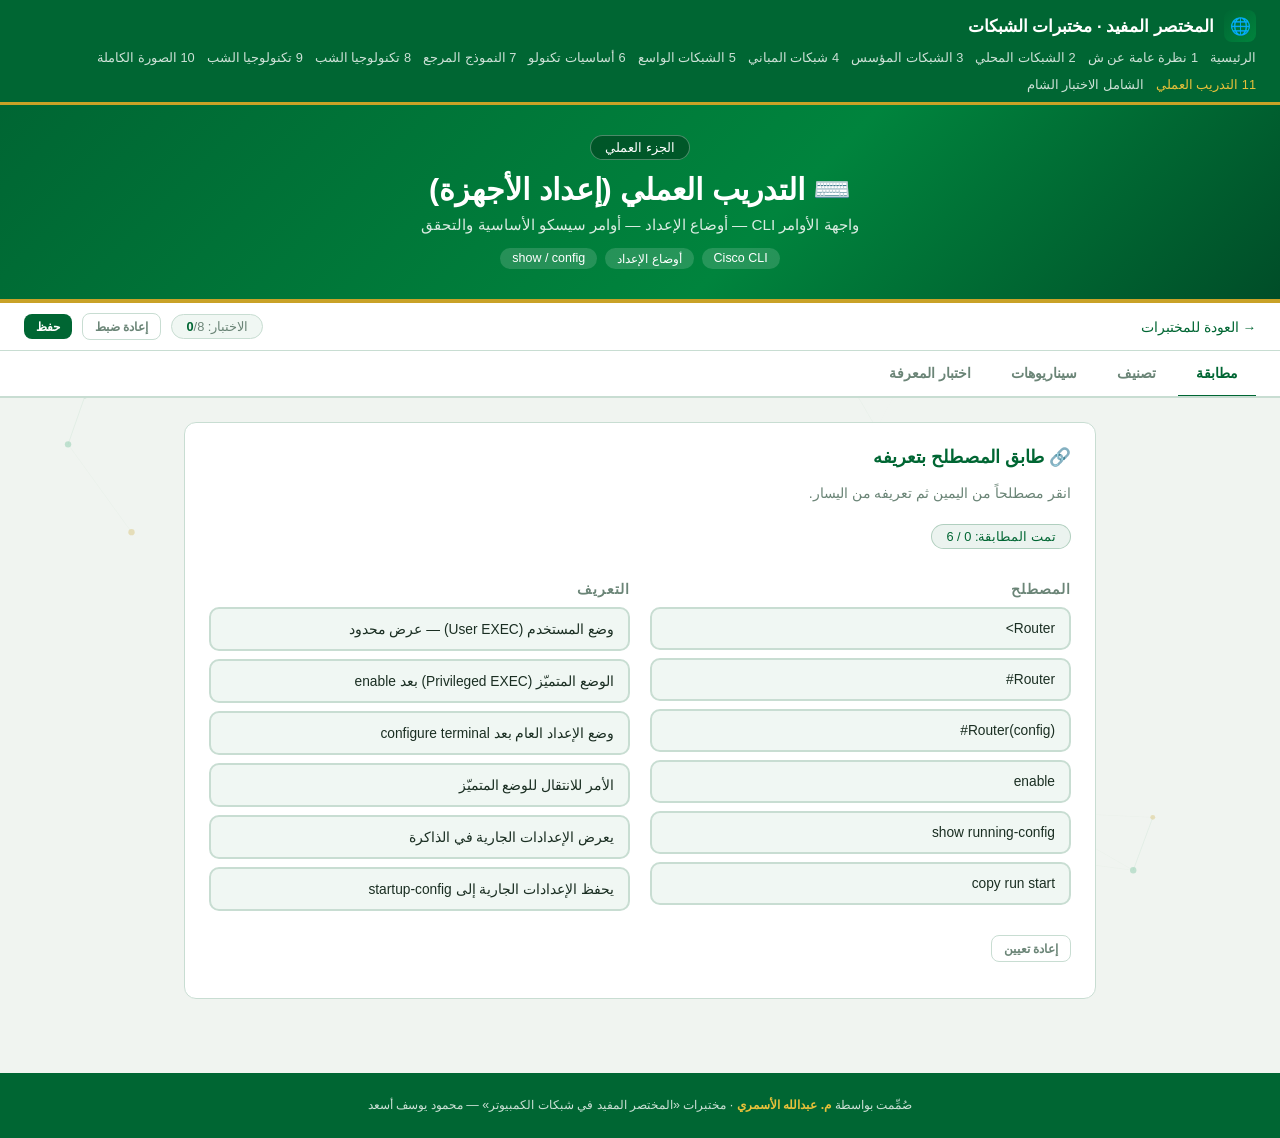
<file: labs/networks/part11-practical.html>
<!DOCTYPE html>
<html lang="ar" dir="rtl">
<head>
<meta charset="UTF-8">
<meta name="viewport" content="width=device-width, initial-scale=1.0">
<title>الجزء العملي – التدريب العملي (إعداد الأجهزة) | المختصر المفيد</title>
<style>
#net-canvas{position:fixed;top:0;left:0;width:100%;height:100%;z-index:0;pointer-events:none;opacity:.45}
*{box-sizing:border-box;margin:0;padding:0}
:root{--bg:#f0f4f0;--surface:#fff;--surface2:#f0f7f3;--surface3:#e0ede6;--accent:#006633;--accent2:#00843d;--text:#1a2e22;--text2:#6b8577;--border:#c8ddd2;--success:#10b981;--error:#ef4444;--radius:12px}
body{background:var(--bg);color:var(--text);font-family:'Segoe UI',Tahoma,Arial,sans-serif;min-height:100vh;direction:rtl}
a{color:var(--accent);text-decoration:none}
.topbar{position:relative;z-index:5;background:#006633;border-bottom:3px solid #c9a227;padding:10px 24px;display:flex;align-items:center;justify-content:space-between;flex-wrap:wrap;gap:8px}
.topbar-brand{display:flex;align-items:center;gap:10px;font-weight:700;font-size:1.05rem;color:#fff}
.topbar-brand .logo{width:32px;height:32px;background:linear-gradient(135deg,var(--accent),var(--accent2));border-radius:8px;display:flex;align-items:center;justify-content:center}
.topbar-links{display:flex;gap:12px;font-size:.8rem;flex-wrap:wrap}
.topbar-links a{color:rgba(255,255,255,.8);transition:color .2s}
.topbar-links a:hover{color:#e8c13a}
.lab-header{position:relative;z-index:5;background:linear-gradient(135deg,#006633 0%,#00843d 60%,#004d28 100%);padding:30px 24px;text-align:center;border-bottom:4px solid #c9a227}
.lab-badge{display:inline-block;background:rgba(0,0,0,.3);border:1px solid rgba(255,255,255,.3);color:#fff;padding:4px 14px;border-radius:20px;font-size:.8rem;margin-bottom:12px}
.lab-header h1{font-size:1.9rem;font-weight:800;color:#fff;margin-bottom:8px}
.lab-header p{color:rgba(255,255,255,.85);font-size:.95rem}
.chapter-tags{display:flex;flex-wrap:wrap;gap:8px;justify-content:center;margin-top:14px}
.chapter-tag{background:rgba(255,255,255,.15);color:#fff;padding:3px 12px;border-radius:20px;font-size:.78rem}
.nav-bar{position:relative;z-index:5;background:var(--surface);border-bottom:1px solid var(--border);padding:10px 24px;display:flex;align-items:center;justify-content:space-between;flex-wrap:wrap;gap:8px}
.back-link{color:var(--accent);font-size:.85rem}
.tabs-wrapper{position:relative;z-index:5;background:var(--surface);border-bottom:2px solid var(--border);padding:0 24px;display:flex;gap:4px;overflow-x:auto}
.tab-btn{padding:14px 18px;border:none;background:none;color:var(--text2);cursor:pointer;font-size:.88rem;font-weight:600;border-bottom:3px solid transparent;margin-bottom:-2px;white-space:nowrap;transition:all .2s}
.tab-btn.active{color:var(--accent);border-bottom-color:var(--accent)}
.tab-btn:hover:not(.active){color:var(--text)}
.container{position:relative;z-index:5;max-width:960px;margin:0 auto;padding:24px}
.tab-content{display:none}
.tab-content.active{display:block}
.card{background:var(--surface);border:1px solid var(--border);border-radius:var(--radius);padding:24px;margin-bottom:20px}
.card h2{font-size:1.1rem;margin-bottom:14px;color:var(--accent)}
.card h3{font-size:.95rem;margin-bottom:10px;color:var(--accent)}
.subtitle{color:var(--text2);font-size:.88rem;margin-bottom:18px;line-height:1.7}
.btn{padding:9px 20px;border:none;border-radius:8px;font-size:.88rem;cursor:pointer;transition:all .2s;font-weight:600}
.btn-primary{background:var(--accent);color:#fff}
.btn-primary:hover{background:var(--accent2)}
.btn-ghost{background:transparent;border:1px solid var(--border);color:var(--text2)}
.btn-ghost:hover{border-color:var(--accent);color:var(--text)}
.btn-sm{padding:5px 12px;font-size:.78rem}
.alert{padding:12px 16px;border-radius:8px;margin:10px 0;font-size:.88rem;line-height:1.6}
.alert-success{background:rgba(16,185,129,.12);border:1px solid rgba(16,185,129,.35);color:#065f46}
.alert-warn{background:rgba(245,158,11,.12);border:1px solid rgba(245,158,11,.35);color:#7a6010}
.alert-danger{background:rgba(239,68,68,.1);border:1px solid rgba(239,68,68,.3);color:#7f1d1d}
.score-badge{display:inline-block;background:rgba(0,102,51,.08);border:1px solid rgba(0,102,51,.25);border-radius:20px;padding:4px 14px;font-size:.8rem;color:var(--accent);margin-bottom:16px}
.score-chip{background:var(--surface2);border:1px solid var(--border);border-radius:20px;padding:4px 14px;font-size:.8rem;color:var(--text2)}
.score-chip span{color:var(--accent);font-weight:700}
.match-container{display:grid;grid-template-columns:1fr 1fr;gap:20px;margin:16px 0}
.match-col h4{font-size:.85rem;color:var(--text2);margin-bottom:10px;letter-spacing:1px}
.match-item{background:var(--surface2);border:2px solid var(--border);border-radius:10px;padding:12px 14px;margin-bottom:8px;cursor:pointer;transition:all .2s;font-size:.86rem;user-select:none}
.match-item:hover{border-color:var(--accent)}
.match-item.selected{border-color:var(--accent);background:rgba(0,102,51,.08);color:var(--accent)}
.match-item.matched{border-color:var(--success);background:rgba(16,185,129,.12);color:#065f46;cursor:default}
.match-item.wrong-match{border-color:var(--error);background:rgba(239,68,68,.1);animation:shake .3s}
@keyframes shake{0%,100%{transform:translateX(0)}25%{transform:translateX(-6px)}75%{transform:translateX(6px)}}
table{width:100%;border-collapse:collapse;font-size:.88rem}
th{background:var(--surface2);padding:10px 12px;text-align:right;color:var(--text2);font-weight:600;border-bottom:2px solid var(--border)}
td{padding:10px 12px;border-bottom:1px solid var(--border);vertical-align:middle}
tr:hover td{background:rgba(0,102,51,.04)}
select{background:var(--surface2);border:1px solid var(--border);border-radius:6px;color:var(--text);padding:6px 10px;font-size:.85rem;cursor:pointer;width:100%}
select:focus{outline:none;border-color:var(--accent)}
.quiz-q{margin-bottom:24px}
.quiz-q p{font-weight:600;margin-bottom:12px;line-height:1.5}
.quiz-opt{background:var(--surface2);border:1px solid var(--border);border-radius:8px;padding:11px 16px;cursor:pointer;transition:all .2s;font-size:.88rem;text-align:right;width:100%;margin-bottom:8px;color:var(--text);display:block}
.quiz-opt:hover{border-color:var(--accent)}
.quiz-opt.correct{border-color:var(--success);background:rgba(16,185,129,.12);color:#065f46}
.quiz-opt.incorrect{border-color:var(--error);background:rgba(239,68,68,.1);color:#7f1d1d}
.quiz-opt:disabled{cursor:default}
.prog-wrap{background:var(--surface3);border-radius:20px;height:8px;margin:8px 0;overflow:hidden}
.prog-fill{height:100%;border-radius:20px;background:linear-gradient(90deg,#006633,#00843d);transition:width .4s}
.net-grid{display:grid;grid-template-columns:repeat(auto-fill,minmax(170px,1fr));gap:14px;margin:16px 0}
.scenario-card{background:var(--surface2);border:2px solid var(--border);border-radius:10px;padding:18px;text-align:center;cursor:pointer;transition:all .2s}
.scenario-card:hover{border-color:var(--accent)}
.scenario-card.selected{border-color:var(--success);background:rgba(16,185,129,.1)}
.scenario-card.wrong{border-color:var(--error);background:rgba(239,68,68,.08)}
.scenario-icon{font-size:1.9rem;margin-bottom:8px}
.scenario-name{font-weight:700;margin-bottom:4px}
.scenario-desc{font-size:.74rem;color:var(--text2);line-height:1.4}
.correct-row td{background:rgba(16,185,129,.1)!important}
.wrong-row td{background:rgba(239,68,68,.08)!important}
@media(max-width:600px){.match-container{grid-template-columns:1fr}.net-grid{grid-template-columns:1fr 1fr}}
footer{position:relative;z-index:5;background:#006633;padding:20px 30px;text-align:center;margin-top:30px}
footer p{color:rgba(255,255,255,.8);font-size:.78rem;line-height:2}
footer strong{color:#e8c13a}

</style>
</head>
<body>
<canvas id="net-canvas"></canvas>
<div class="topbar">
  <div class="topbar-brand"><div class="logo">🌐</div>المختصر المفيد · مختبرات الشبكات</div>
  <div class="topbar-links">
    <a href="index.html">الرئيسية</a>
    <a href="part01-overview.html">1 نظرة عامة عن ش</a>
    <a href="part02-lan-ethernet.html">2 الشبكات المحلي</a>
    <a href="part03-enterprise-fiber.html">3 الشبكات المؤسس</a>
    <a href="part04-campus.html">4 شبكات المباني </a>
    <a href="part05-wan-physical.html">5 الشبكات الواسع</a>
    <a href="part06-basics.html">6 أساسيات تكنولو</a>
    <a href="part07-osi.html">7 النموذج المرجع</a>
    <a href="part08-lan-tech.html">8 تكنولوجيا الشب</a>
    <a href="part09-wan-tech.html">9 تكنولوجيا الشب</a>
    <a href="part10-all-together.html">10 الصورة الكاملة</a>
    <a href="part11-practical.html" style="color:#e8c13a">11 التدريب العملي</a>
    <a href="capstone.html">الشامل الاختبار الشام</a>
  </div>
</div>
<div class="lab-header">
  <div class="lab-badge">الجزء العملي</div>
  <h1>⌨️ التدريب العملي (إعداد الأجهزة)</h1>
  <p>واجهة الأوامر CLI — أوضاع الإعداد — أوامر سيسكو الأساسية والتحقق</p>
  <div class="chapter-tags"><span class="chapter-tag">Cisco CLI</span><span class="chapter-tag">أوضاع الإعداد</span><span class="chapter-tag">show / config</span></div>
</div>
<div class="nav-bar">
  <a href="index.html" class="back-link">→ العودة للمختبرات</a>
  <div style="display:flex;align-items:center;gap:10px">
    <span class="score-chip">الاختبار: <span id="stotal">0</span>/8</span>
    <button class="btn btn-ghost btn-sm" onclick="resetAll()">إعادة ضبط</button>
    <button class="btn btn-primary btn-sm" onclick="saveScore()">حفظ</button>
  </div>
</div>
<div class="tabs-wrapper">
  <button class="tab-btn active" onclick="switchTab(this,'0')">مطابقة</button>
  <button class="tab-btn" onclick="switchTab(this,'1')">تصنيف</button>
  <button class="tab-btn" onclick="switchTab(this,'2')">سيناريوهات</button>
  <button class="tab-btn" onclick="switchTab(this,'3')">اختبار المعرفة</button>
</div>
<div class="tab-content active" id="tab0"><div class="container"><div class="card">
  <h2>🔗 طابق المصطلح بتعريفه</h2><p class="subtitle">انقر مصطلحاً من اليمين ثم تعريفه من اليسار.</p>
  <div class="score-badge" id="m-score">تمت المطابقة: 0 / 0</div>
  <div class="match-container"><div><div class="match-col"><h4>المصطلح</h4></div><div id="m-left"></div></div><div><div class="match-col"><h4>التعريف</h4></div><div id="m-right"></div></div></div>
  <button class="btn btn-ghost btn-sm" onclick="buildMatch()">إعادة تعيين</button><div id="m-feedback" style="margin-top:12px"></div>
</div></div></div>
<div class="tab-content" id="tab1"><div class="container"><div class="card">
  <h2>🔍 صنّف كل بند</h2><p class="subtitle">اختر التصنيف الصحيح لكل بند.</p>
  <table><thead><tr><th>البند</th><th>التصنيف</th><th>الحالة</th></tr></thead><tbody id="t-tbody"></tbody></table>
  <div style="margin-top:16px;display:flex;gap:10px;flex-wrap:wrap"><button class="btn btn-primary" onclick="checkTable()">تحقق</button><button class="btn btn-ghost btn-sm" onclick="buildTable()">إعادة تعيين</button></div>
  <div id="t-feedback" style="margin-top:12px"></div>
</div></div></div>
<div class="tab-content" id="tab2"><div class="container"><div class="card">
  <h2>🗺️ سيناريوهات عملية</h2><p class="subtitle">اختر الإجابة المناسبة لكل سيناريو.</p>
  <div class="score-badge" id="s-score">النتيجة: 0 / 0</div>
  <h3 id="s-num">السيناريو 1</h3><p id="s-q" style="margin:12px 0;line-height:1.7"></p>
  <div class="net-grid" id="s-options"></div><div id="s-feedback" style="margin-top:12px"></div>
  <button class="btn btn-primary" id="s-next" onclick="nextScenario()" style="margin-top:16px;display:none">التالي ←</button>
</div></div></div>

<div class="tab-content" id="tab3"><div class="container"><div class="card">
  <h2>📝 اختبار المعرفة</h2><p class="subtitle">8 أسئلة. تُحفظ نتيجتك تلقائياً.</p>
  <div class="score-badge" id="quiz-score">النتيجة: 0 / 8</div>
  <div class="prog-wrap"><div class="prog-fill" id="quiz-prog" style="width:0%"></div></div><div id="quiz-container"></div>
</div></div></div>
<footer><p>صُمِّمت بواسطة <strong>م. عبدالله الأسمري</strong> · مختبرات «المختصر المفيد في شبكات الكمبيوتر» — محمود يوسف أسعد</p></footer>
<script>
var LAB_ID="net_p11";
var MATCH=[{"a":"Router>","b":"وضع المستخدم (User EXEC) — عرض محدود"},{"a":"Router#","b":"الوضع المتميّز (Privileged EXEC) بعد enable"},{"a":"Router(config)#","b":"وضع الإعداد العام بعد configure terminal"},{"a":"enable","b":"الأمر للانتقال للوضع المتميّز"},{"a":"show running-config","b":"يعرض الإعدادات الجارية في الذاكرة"},{"a":"copy run start","b":"يحفظ الإعدادات الجارية إلى startup-config"}];
var TABLE=[{"item":"الانتقال للوضع المتميّز","ans":"enable","opts":["enable","exit","ping"]},{"item":"الدخول لوضع الإعداد العام","ans":"configure terminal","opts":["configure terminal","show","reload"]},{"item":"حفظ الإعدادات الدائمة","ans":"copy run start","opts":["copy run start","erase","debug"]},{"item":"اختبار الاتصالية","ans":"ping","opts":["ping","vlan","clock"]},{"item":"عرض حالة المنافذ","ans":"show ip interface brief","opts":["show ip interface brief","banner","hostname"]},{"item":"رمز وضع إعداد المنفذ","ans":"(config-if)#","opts":[">","(config-if)#","#"]}];
var SCEN=[{"q":"أنت في Router> وتريد صلاحيات كاملة. أي أمر تكتب؟","ans":"enable","opts":[{"n":"enable","i":"🔑","d":""},{"n":"exit","i":"🚪","d":""},{"n":"ping","i":"📡","d":""},{"n":"show","i":"👁️","d":""}],"explain":"enable ينقلك إلى الوضع المتميّز (#)."},{"q":"أنهيت الإعداد وتريد ألّا يضيع بعد إعادة التشغيل. أي أمر؟","ans":"copy run start","opts":[{"n":"copy run start","i":"💾","d":""},{"n":"reload","i":"♻️","d":""},{"n":"erase","i":"🗑️","d":""},{"n":"debug","i":"🐞","d":""}],"explain":"copy running-config startup-config يحفظ في NVRAM."},{"q":"تريد التحقق من عناوين IP وحالة كل المنافذ بسرعة. أي أمر؟","ans":"show ip interface brief","opts":[{"n":"show ip interface brief","i":"📋","d":""},{"n":"ping","i":"📡","d":""},{"n":"hostname","i":"🏷️","d":""},{"n":"clock","i":"⏰","d":""}],"explain":"show ip interface brief يعطي ملخص حالة المنافذ."},{"q":"الرمز Router(config-if)# يعني أنك في وضع؟","ans":"إعداد منفذ","opts":[{"n":"إعداد منفذ","i":"🔌","d":""},{"n":"المستخدم","i":"👤","d":""},{"n":"المتميّز","i":"🔑","d":""},{"n":"الإقلاع","i":"⚙️","d":""}],"explain":"(config-if)# = وضع إعداد واجهة/منفذ."}];
var QUIZ=[{"q":"الأمر للانتقال للوضع المتميّز؟","opts":["enable","exit","login","start"],"ans":0,"exp":"enable."},{"q":"الرمز # يدل على؟","opts":["وضع المستخدم","الوضع المتميّز","إعداد منفذ","الإقلاع"],"ans":1,"exp":"Privileged EXEC."},{"q":"الدخول لوضع الإعداد العام؟","opts":["configure terminal","show run","ping","reload"],"ans":0,"exp":"configure terminal."},{"q":"حفظ الإعدادات الدائمة؟","opts":["erase","copy run start","debug","no shut"],"ans":1,"exp":"copy running-config startup-config."},{"q":"اختبار الاتصالية بين جهازين؟","opts":["ping","vlan","clock","banner"],"ans":0,"exp":"ping."},{"q":"عرض الإعدادات الجارية؟","opts":["show running-config","erase","reload","debug"],"ans":0,"exp":"show running-config."},{"q":"الرمز (config-if)# هو وضع؟","opts":["المستخدم","إعداد منفذ","الإقلاع","عرض"],"ans":1,"exp":"إعداد واجهة."},{"q":"ملخص حالة المنافذ وعناوينها؟","opts":["show ip interface brief","hostname","clock","login"],"ans":0,"exp":"show ip interface brief."}];
function switchTab(btn,id){
  var cs=document.querySelectorAll('.tab-content');
  for(var i=0;i<cs.length;i++)cs[i].classList.remove('active');
  var t=document.getElementById('tab'+id);if(t)t.classList.add('active');
  var bs=document.querySelectorAll('.tab-btn');
  for(var j=0;j<bs.length;j++)bs[j].classList.remove('active');
  if(btn)btn.classList.add('active');
}

/* مطابقة */
var mSel=null,mDone=0;
function buildMatch(){
  if(typeof MATCH==='undefined'||!MATCH.length)return;
  mSel=null;mDone=0;
  var right=MATCH.slice().sort(function(){return Math.random()-0.5;});
  document.getElementById('m-left').innerHTML=MATCH.map(function(d,i){return '<div class="match-item" id="ml-'+i+'" onclick="mPickL('+i+')">'+d.a+'</div>';}).join('');
  document.getElementById('m-right').innerHTML=right.map(function(d,i){return '<div class="match-item" id="mr-'+i+'" data-b="'+encodeURIComponent(d.b)+'" onclick="mPickR('+i+')">'+d.b+'</div>';}).join('');
  document.getElementById('m-score').textContent='تمت المطابقة: 0 / '+MATCH.length;
  document.getElementById('m-feedback').innerHTML='';
}
function mPickL(i){var l=document.querySelectorAll('#m-left .match-item');for(var k=0;k<l.length;k++)l[k].classList.remove('selected');document.getElementById('ml-'+i).classList.add('selected');mSel=i;}
function mPickR(i){
  if(mSel===null)return;
  var r=document.getElementById('mr-'+i),b=decodeURIComponent(r.getAttribute('data-b'));
  if(b===MATCH[mSel].b){
    var l=document.getElementById('ml-'+mSel);l.classList.remove('selected');l.classList.add('matched');l.style.pointerEvents='none';
    r.classList.add('matched');r.style.pointerEvents='none';mDone++;
    document.getElementById('m-score').textContent='تمت المطابقة: '+mDone+' / '+MATCH.length;
    if(mDone===MATCH.length)document.getElementById('m-feedback').innerHTML='<div class="alert alert-success">🎉 ممتاز! طابقت الكل بشكل صحيح.</div>';
  }else{
    var l2=document.getElementById('ml-'+mSel);l2.classList.add('wrong-match');r.classList.add('wrong-match');
    (function(l2,r){setTimeout(function(){l2.classList.remove('wrong-match','selected');r.classList.remove('wrong-match');},700);})(l2,r);
  }
  mSel=null;
}

/* تصنيف */
function buildTable(){
  if(typeof TABLE==='undefined'||!TABLE.length)return;
  document.getElementById('t-tbody').innerHTML=TABLE.map(function(d,i){
    return '<tr id="tr-'+i+'"><td style="font-weight:600">'+d.item+'</td><td><select id="ts-'+i+'"><option value="">-- اختر --</option>'+d.opts.map(function(o){return '<option value="'+o+'">'+o+'</option>';}).join('')+'</select></td><td id="tc-'+i+'" style="font-size:.8rem"></td></tr>';
  }).join('');
  document.getElementById('t-feedback').innerHTML='';
}
function checkTable(){
  var ok=0;
  TABLE.forEach(function(d,i){
    var s=document.getElementById('ts-'+i),row=document.getElementById('tr-'+i),c=document.getElementById('tc-'+i);
    if(!s.value){c.textContent='—';row.className='';return;}
    if(s.value===d.ans){ok++;row.className='correct-row';c.innerHTML='<span style="color:#065f46">✓ صحيح</span>';}
    else{row.className='wrong-row';c.innerHTML='<span style="color:#7f1d1d">✗ الصحيح: '+d.ans+'</span>';}
  });
  document.getElementById('t-feedback').innerHTML='<div class="alert '+(ok===TABLE.length?'alert-success':'alert-warn')+'">النتيجة: '+ok+' / '+TABLE.length+'</div>';
}

/* سيناريوهات */
var sIdx=0,sOk=0;
function loadScenario(){
  if(typeof SCEN==='undefined'||!SCEN.length)return;
  var s=SCEN[sIdx];
  document.getElementById('s-num').textContent='السيناريو '+(sIdx+1)+' من '+SCEN.length;
  document.getElementById('s-q').textContent=s.q;
  document.getElementById('s-feedback').innerHTML='';
  document.getElementById('s-next').style.display='none';
  document.getElementById('s-options').innerHTML=s.opts.map(function(o){return '<div class="scenario-card" onclick="pickScenario(\''+o.n+'\')"><div class="scenario-icon">'+o.i+'</div><div class="scenario-name">'+o.n+'</div><div class="scenario-desc">'+o.d+'</div></div>';}).join('');
  document.getElementById('s-score').textContent='النتيجة: '+sOk+' / '+Math.min(sIdx,SCEN.length);
}
function pickScenario(ch){
  var s=SCEN[sIdx],cards=document.querySelectorAll('#s-options .scenario-card');
  for(var k=0;k<cards.length;k++){cards[k].style.pointerEvents='none';var nm=cards[k].querySelector('.scenario-name').textContent;if(nm===s.ans)cards[k].classList.add('selected');else if(nm===ch&&ch!==s.ans)cards[k].classList.add('wrong');}
  if(ch===s.ans)sOk++;
  document.getElementById('s-feedback').innerHTML='<div class="alert '+(ch===s.ans?'alert-success':'alert-danger')+'">'+(ch===s.ans?'✅ صحيح! ':'❌ غير صحيح. ')+s.explain+'</div>';
  document.getElementById('s-next').style.display='inline-block';
  document.getElementById('s-score').textContent='النتيجة: '+sOk+' / '+(sIdx+1);
}
function nextScenario(){
  sIdx++;
  if(sIdx>=SCEN.length){
    document.getElementById('s-options').innerHTML='';document.getElementById('s-q').textContent='';
    document.getElementById('s-num').textContent='اكتمل القسم!';
    document.getElementById('s-feedback').innerHTML='<div class="alert alert-success">حصلت على '+sOk+'/'+SCEN.length+'.<br><button class="btn btn-ghost btn-sm" onclick="sIdx=0;sOk=0;loadScenario()" style="margin-top:10px">إعادة المحاولة</button></div>';
    return;
  }
  loadScenario();
}

/* الاختبار */
var qScore=0,qAns=0;
function buildQuiz(){
  if(typeof QUIZ==='undefined'||!QUIZ.length)return;
  document.getElementById('quiz-container').innerHTML=QUIZ.map(function(q,i){return '<div class="quiz-q" id="qq-'+i+'"><p>'+(i+1)+'. '+q.q+'</p>'+q.opts.map(function(o,j){return '<button class="quiz-opt" onclick="answerQuiz('+i+','+j+')">'+o+'</button>';}).join('')+'<div id="qfb-'+i+'" style="margin-top:6px"></div></div>';}).join('');
}
function answerQuiz(qi,oi){
  var q=QUIZ[qi],btns=document.querySelectorAll('#qq-'+qi+' .quiz-opt');
  for(var k=0;k<btns.length;k++)btns[k].disabled=true;
  btns[q.ans].classList.add('correct');
  if(oi!==q.ans)btns[oi].classList.add('incorrect');else qScore++;
  qAns++;
  document.getElementById('qfb-'+qi).innerHTML='<div class="alert '+(oi===q.ans?'alert-success':'alert-danger')+'" style="font-size:.82rem">'+(oi===q.ans?'✅ صحيح! ':'❌ غير صحيح. ')+q.exp+'</div>';
  document.getElementById('quiz-score').textContent='النتيجة: '+qScore+' / '+QUIZ.length;
  document.getElementById('quiz-prog').style.width=(qAns/QUIZ.length*100)+'%';
  if(qAns===QUIZ.length){
    var pct=Math.round(qScore/QUIZ.length*100);
    localStorage.setItem(LAB_ID,JSON.stringify({score:qScore,total:QUIZ.length,pct:pct}));
    document.getElementById('stotal').textContent=qScore+'/'+QUIZ.length;
    document.getElementById('quiz-container').insertAdjacentHTML('beforeend','<div class="alert '+(pct>=90?'alert-success':pct>=60?'alert-warn':'alert-danger')+'" style="margin-top:20px;font-weight:700">🎓 انتهى الاختبار! نتيجتك: '+qScore+'/'+QUIZ.length+' ('+pct+'%) — '+(pct>=90?'ممتاز 🏆':pct>=75?'جيد جداً ⭐':pct>=60?'جيد ✓':'يحتاج مراجعة 📖')+'<br><a href="index.html" style="color:var(--accent);font-size:.85rem;display:inline-block;margin-top:8px">← العودة للمختبرات</a></div>');
  }
}
function resetAll(){localStorage.removeItem(LAB_ID);location.reload();}
function saveScore(){if(qAns>0){var pct=Math.round(qScore/QUIZ.length*100);localStorage.setItem(LAB_ID,JSON.stringify({score:qScore,total:QUIZ.length,pct:pct}));document.getElementById('stotal').textContent=qScore+'/'+QUIZ.length;}}

/* حاسبة التقسيم */
function ipToInt(ip){return ip.split('.').reduce(function(a,o){return(a<<8)+(+o);},0)>>>0;}
function intToIp(n){return [24,16,8,0].map(function(s){return(n>>>s)&255;}).join('.');}
function calcSubnet(){
  var el=document.getElementById('ip-in');if(!el)return;
  var ip=el.value.trim(),p=parseInt(document.getElementById('pfx-in').value,10),out=document.getElementById('calc-out');
  var parts=ip.split('.');
  if(parts.length!==4||parts.some(function(o){return o===''||isNaN(o)||+o<0||+o>255;})||isNaN(p)||p<1||p>32){out.innerHTML='<div class="alert alert-danger">⚠️ أدخل عنوان IP صحيحاً وبادئة بين 1 و32.</div>';return;}
  var mask=p===0?0:(0xFFFFFFFF<<(32-p))>>>0,ipi=ipToInt(ip),net=(ipi&mask)>>>0,bc=(net|(~mask>>>0))>>>0;
  var hosts=p>=31?0:Math.pow(2,32-p)-2,first=p>=31?net:net+1,last=p>=31?bc:bc-1;
  out.innerHTML='<table><tr><td style="font-weight:600">القناع (Mask)</td><td>'+intToIp(mask)+' (/'+p+')</td></tr>'+
    '<tr><td style="font-weight:600">عنوان الشبكة</td><td>'+intToIp(net)+'</td></tr>'+
    '<tr><td style="font-weight:600">عنوان البث</td><td>'+intToIp(bc)+'</td></tr>'+
    '<tr><td style="font-weight:600">أول مضيف صالح</td><td>'+(hosts?intToIp(first):'—')+'</td></tr>'+
    '<tr><td style="font-weight:600">آخر مضيف صالح</td><td>'+(hosts?intToIp(last):'—')+'</td></tr>'+
    '<tr><td style="font-weight:600">عدد المضيفين الصالحين</td><td style="color:var(--accent);font-weight:700">'+hosts+'</td></tr></table>';
}

/* تشغيل */
buildMatch();buildTable();loadScenario();buildQuiz();
(function(){var s=JSON.parse(localStorage.getItem(LAB_ID)||'null');if(s&&document.getElementById('stotal'))document.getElementById('stotal').textContent=s.score+'/'+s.total;})();
(function(){var c=document.getElementById('net-canvas');if(!c)return;var ctx=c.getContext('2d'),W,H,nodes=[],N=42,D=150;
function rs(){W=c.width=innerWidth;H=c.height=innerHeight;}rs();window.addEventListener('resize',function(){rs();init();});
function Nd(){this.x=Math.random()*W;this.y=Math.random()*H;this.vx=(Math.random()-.5)*.35;this.vy=(Math.random()-.5)*.35;this.r=Math.random()*2+1.5;this.g=Math.random()<.12;}
function init(){nodes=[];for(var i=0;i<N;i++)nodes.push(new Nd());}init();
function draw(){ctx.clearRect(0,0,W,H);for(var i=0;i<nodes.length;i++){var a=nodes[i];for(var j=i+1;j<nodes.length;j++){var b=nodes[j],dx=a.x-b.x,dy=a.y-b.y,d=Math.sqrt(dx*dx+dy*dy);if(d<D){ctx.beginPath();ctx.strokeStyle='rgba(0,150,80,'+(1-d/D)*.3+')';ctx.lineWidth=.7;ctx.moveTo(a.x,a.y);ctx.lineTo(b.x,b.y);ctx.stroke();}}}
for(var i=0;i<nodes.length;i++){var n=nodes[i];ctx.beginPath();ctx.arc(n.x,n.y,n.r,0,Math.PI*2);ctx.fillStyle=n.g?'rgba(201,162,39,.6)':'rgba(0,150,80,.45)';ctx.fill();n.x+=n.vx;n.y+=n.vy;if(n.x<0||n.x>W)n.vx*=-1;if(n.y<0||n.y>H)n.vy*=-1;}requestAnimationFrame(draw);}draw();})();


</script>
</body>
</html>
</file>
<file: style.css>
:root{
  --bg:#fafbfe;
  --bg-alt:#f1f4fb;
  --surface:#ffffff;
  --surface-2:#f5f8fd;
  --border:#e4e9f2;
  --border-solid:#e6ebf3;
  --text:#0e1b30;
  --muted:#5d6b82;
  --brand:#3b6ef0;
  --brand-2:#7048e8;
  --accent:#0e9b8a;
  --radius:16px;
  --maxw:1120px;
  --shadow:0 18px 50px -24px rgba(31,52,99,.28);
}
*{box-sizing:border-box;margin:0;padding:0}
html{scroll-behavior:smooth}
body{
  font-family:'Inter',system-ui,sans-serif;
  background:var(--bg);
  color:var(--text);
  line-height:1.65;
  -webkit-font-smoothing:antialiased;
  overflow-x:hidden;
}
a{color:inherit;text-decoration:none}
.container{width:100%;max-width:var(--maxw);margin:0 auto;padding:0 24px}

/* NAV */
.nav{position:fixed;top:0;left:0;right:0;z-index:50;backdrop-filter:blur(12px);
  background:rgba(247,249,252,.7);border-bottom:1px solid transparent;transition:.3s}
.nav.scrolled{background:rgba(255,255,255,.9);border-bottom:1px solid var(--border-solid);
  box-shadow:0 6px 24px -18px rgba(31,52,99,.4)}
.nav__inner{display:flex;align-items:center;justify-content:space-between;height:68px}
.nav__logo{font-weight:900;font-size:1.4rem;letter-spacing:-.5px}
.nav__logo span{color:var(--brand)}
.nav__links{display:flex;align-items:center;gap:28px}
.nav__links a{font-size:.95rem;color:var(--muted);font-weight:500;transition:.2s}
.nav__links a:hover{color:var(--text)}
.nav__links a.btn{color:#fff}
.nav__links a.btn:hover{color:#fff}
.nav__toggle{display:none;flex-direction:column;gap:5px;background:none;border:0;cursor:pointer}
.nav__toggle span{width:24px;height:2px;background:var(--text);transition:.3s}
.lang-btn{margin-inline-start:18px;display:inline-flex;align-items:center;gap:6px;
  font-family:inherit;font-size:.88rem;font-weight:600;color:var(--text);cursor:pointer;
  padding:8px 14px;border-radius:999px;background:var(--surface);border:1px solid var(--border-solid);transition:.2s}
.lang-btn:hover{border-color:var(--brand);color:var(--brand)}

/* BUTTONS */
.btn{display:inline-flex;align-items:center;gap:8px;font-weight:600;font-size:.95rem;
  padding:12px 22px;border-radius:999px;cursor:pointer;border:1px solid transparent;transition:.25s;white-space:nowrap}
.btn--sm{padding:9px 20px;font-size:.9rem;font-weight:700;color:#fff;
  background:linear-gradient(135deg,var(--brand),var(--brand-2));
  box-shadow:0 8px 20px -8px var(--brand)}
.btn--sm:hover{transform:translateY(-2px);box-shadow:0 12px 26px -8px var(--brand)}
.btn--lg{padding:16px 32px;font-size:1.05rem}
.btn--primary{background:linear-gradient(135deg,var(--brand),var(--brand-2));color:#fff;box-shadow:0 10px 30px -10px var(--brand)}
.btn--primary:hover{transform:translateY(-2px);box-shadow:0 16px 38px -12px var(--brand)}
.btn--ghost{border-color:var(--border-solid);color:var(--text)}
.btn--ghost:hover{background:var(--surface);border-color:var(--brand)}

/* HERO */
.hero{position:relative;min-height:100vh;display:flex;align-items:center;overflow:hidden}
.hero__bg{position:absolute;inset:0;z-index:0;
  background:
    radial-gradient(55% 50% at 18% 18%,rgba(59,110,240,.14),transparent 62%),
    radial-gradient(50% 50% at 86% 28%,rgba(112,72,232,.13),transparent 62%),
    radial-gradient(42% 42% at 62% 92%,rgba(14,155,138,.10),transparent 62%);
  animation:float 12s ease-in-out infinite alternate}
@keyframes float{to{transform:translateY(-22px) scale(1.05)}}
.hero__inner{position:relative;z-index:1;padding-top:90px}
.hero__eyebrow{color:var(--accent);font-weight:600;font-family:'JetBrains Mono',monospace;margin-bottom:14px}
.hero__name{font-size:clamp(2.8rem,8vw,5.2rem);font-weight:900;letter-spacing:-1.5px;line-height:1.1;
  padding-bottom:.08em;
  background:linear-gradient(120deg,var(--text) 25%,var(--brand) 70%,var(--brand-2));
  -webkit-background-clip:text;background-clip:text;-webkit-text-fill-color:transparent}
.hero__role{font-size:clamp(1.1rem,2.6vw,1.7rem);font-weight:700;margin-top:14px;color:var(--text)}
.hero__role span{color:var(--muted);font-weight:500;font-size:.78em}
.hero__lede{max-width:620px;color:var(--muted);font-size:1.08rem;margin-top:22px}
.hero__cta{display:flex;gap:14px;margin-top:34px;flex-wrap:wrap}
.hero__badges{display:flex;gap:12px;margin-top:38px;flex-wrap:wrap}
.badge{font-size:.85rem;padding:8px 14px;border-radius:999px;background:var(--surface);
  border:1px solid var(--border-solid);color:var(--muted)}
.hero__scroll{position:absolute;bottom:26px;left:50%;transform:translateX(-50%);z-index:1;
  font-size:1.4rem;color:var(--muted);animation:bounce 1.8s infinite}
@keyframes bounce{0%,100%{transform:translate(-50%,0)}50%{transform:translate(-50%,8px)}}

/* CREDENTIALS STRIP */
.creds{background:var(--bg-alt);border-top:1px solid var(--border-solid);border-bottom:1px solid var(--border-solid)}
.creds__inner{display:grid;grid-template-columns:repeat(4,1fr);gap:24px;padding:28px 24px}
.cred{display:flex;align-items:center;gap:14px}
.cred:not(:last-child){border-right:1px solid var(--border-solid);padding-right:24px}
.cred__icon{display:grid;place-items:center;width:46px;height:46px;flex-shrink:0;border-radius:12px;
  font-size:1.3rem;background:var(--surface);border:1px solid var(--border-solid)}
.cred__text{font-size:.92rem;color:var(--muted);line-height:1.45}
.cred__text strong{color:var(--text);font-size:.96rem}
@media(max-width:860px){
  .creds__inner{grid-template-columns:1fr 1fr;gap:18px}
  .cred:nth-child(2n){border-right:0;padding-right:0}
}
@media(max-width:520px){
  .creds__inner{grid-template-columns:1fr}
  .cred{border-right:0!important;padding-right:0!important}
}

/* SECTIONS */
.section{padding:110px 0}
.section--alt{background:var(--bg-alt)}
.section__kicker{font-family:'JetBrains Mono',monospace;color:var(--brand);font-size:.9rem;
  font-weight:600;letter-spacing:1px;margin-bottom:12px}
.section__title{font-size:clamp(1.9rem,4.5vw,2.9rem);font-weight:800;letter-spacing:-1px;margin-bottom:42px}

/* ABOUT */
.about{display:grid;grid-template-columns:1.4fr 1fr;gap:48px;align-items:start}
.about__text p{color:var(--muted);margin-bottom:18px;font-size:1.05rem}
.about__text strong{color:var(--text)}
.about__stats{display:grid;grid-template-columns:1fr 1fr;gap:16px}
.stat{background:var(--surface);border:1px solid var(--border-solid);border-radius:var(--radius);
  padding:24px;text-align:center}
.stat__num{display:block;font-size:2.1rem;font-weight:900;
  background:linear-gradient(120deg,var(--brand),var(--accent));-webkit-background-clip:text;background-clip:text;-webkit-text-fill-color:transparent}
.stat__label{font-size:.86rem;color:var(--muted)}

/* FILTERS */
.filters{display:flex;gap:10px;flex-wrap:wrap;margin-bottom:34px}
.filter{padding:9px 18px;border-radius:999px;background:var(--surface);border:1px solid var(--border-solid);
  color:var(--muted);font-weight:500;cursor:pointer;font-size:.9rem;transition:.2s}
.filter:hover{color:var(--text);border-color:var(--brand)}
.filter.is-active{background:var(--brand);color:#fff;border-color:var(--brand)}

/* GRID + CARDS */
.grid{display:grid;grid-template-columns:repeat(auto-fill,minmax(330px,1fr));gap:22px}
.card{background:var(--surface);border:1px solid var(--border-solid);border-radius:var(--radius);
  padding:26px;display:flex;flex-direction:column;transition:.3s;position:relative;overflow:hidden}
.card::before{content:"";position:absolute;inset:0;border-radius:var(--radius);padding:1px;
  background:linear-gradient(135deg,var(--brand),transparent 40%);opacity:0;transition:.3s;
  -webkit-mask:linear-gradient(#fff 0 0) content-box,linear-gradient(#fff 0 0);-webkit-mask-composite:xor;mask-composite:exclude;pointer-events:none}
.card:hover{transform:translateY(-6px);border-color:transparent;box-shadow:var(--shadow);background:var(--surface-2)}
.card:hover::before{opacity:1}
.card__top{display:flex;justify-content:space-between;align-items:center;margin-bottom:14px}
.card__tag{font-size:.78rem;font-weight:600;color:var(--brand);background:rgba(91,140,255,.12);
  padding:5px 12px;border-radius:999px}
.card__live{font-size:.76rem;color:var(--accent);font-weight:600}
.card__title{font-size:1.35rem;font-weight:800;margin-bottom:10px}
.card__desc{color:var(--muted);font-size:.97rem;flex:1}
.card__stack{list-style:none;display:flex;flex-wrap:wrap;gap:7px;margin:18px 0}
.card__stack li{font-family:'JetBrains Mono',monospace;font-size:.74rem;color:var(--muted);
  background:var(--bg);border:1px solid var(--border-solid);padding:4px 9px;border-radius:7px}
.card__links{display:flex;gap:16px;flex-wrap:wrap;padding-top:6px;border-top:1px solid var(--border-solid)}
.card__links a{color:var(--brand);font-weight:600;font-size:.9rem;transition:.2s}
.card__links a:hover{color:var(--accent)}
.card__muted{color:var(--muted);font-size:.86rem;font-style:italic}

/* SKILLS */
.skills{display:grid;grid-template-columns:repeat(auto-fit,minmax(300px,1fr));gap:26px}
.skillset{background:var(--surface);border:1px solid var(--border-solid);border-radius:var(--radius);
  padding:30px 28px;transition:.3s;position:relative;overflow:hidden}
.skillset::after{content:"";position:absolute;top:0;left:0;width:100%;height:4px;
  background:linear-gradient(90deg,var(--brand),var(--brand-2));opacity:.85}
.skillset:hover{transform:translateY(-5px);box-shadow:var(--shadow);border-color:transparent}
.skillset h3{font-size:1.15rem;font-weight:700;margin-bottom:20px;color:var(--text);
  display:flex;align-items:center;gap:10px}
.skillset h3::before{content:"";width:9px;height:9px;border-radius:3px;
  background:linear-gradient(135deg,var(--brand),var(--brand-2))}
.chips{display:flex;flex-wrap:wrap;gap:10px}
.chips span{font-size:.9rem;font-weight:500;padding:9px 15px;border-radius:10px;
  background:linear-gradient(180deg,var(--surface),var(--surface-2));
  border:1px solid var(--border-solid);color:var(--text);transition:.2s;line-height:1}
.chips span:hover{color:#fff;border-color:transparent;transform:translateY(-3px);
  background:linear-gradient(135deg,var(--brand),var(--brand-2));
  box-shadow:0 8px 20px -8px var(--brand)}

/* CONTACT */
.contact__lede{max-width:560px;color:var(--muted);font-size:1.08rem;margin-bottom:30px}
.contact__actions{margin-bottom:44px}
.contact__grid{display:grid;grid-template-columns:repeat(auto-fit,minmax(230px,1fr));gap:16px}
.link-card{display:flex;align-items:center;gap:14px;background:var(--surface);
  border:1px solid var(--border-solid);border-radius:var(--radius);padding:20px;transition:.25s}
.link-card:hover{transform:translateY(-4px);border-color:var(--brand);box-shadow:var(--shadow)}
.link-card--static{cursor:default}
.link-card--static:hover{transform:none;border-color:var(--border-solid);box-shadow:none}
.link-card__icon{display:grid;place-items:center;width:44px;height:44px;flex-shrink:0;border-radius:12px;
  background:linear-gradient(135deg,var(--brand),var(--brand-2));color:#fff;font-weight:800;font-size:1.1rem}
.link-card span:last-child{font-size:.92rem;color:var(--muted);line-height:1.4}
.link-card strong{color:var(--text)}

/* FOOTER */
.footer{border-top:1px solid var(--border-solid);padding:30px 0;background:var(--bg-alt)}
.footer__inner{display:flex;justify-content:space-between;flex-wrap:wrap;gap:10px;color:var(--muted);font-size:.9rem}

/* REVEAL */
.reveal{opacity:0;transform:translateY(28px);transition:.7s cubic-bezier(.2,.7,.2,1)}
.reveal.in{opacity:1;transform:none}

/* RESPONSIVE */
@media(max-width:820px){
  .about{grid-template-columns:1fr;gap:32px}
  .nav__toggle{display:flex}
  .nav__links{position:fixed;top:68px;right:0;left:0;flex-direction:column;align-items:flex-start;
    gap:0;background:var(--bg-alt);border-bottom:1px solid var(--border-solid);padding:0 24px;
    max-height:0;overflow:hidden;transition:.35s}
  .nav__links.open{max-height:340px;padding:14px 24px 22px}
  .nav__links a{width:100%;padding:12px 0;font-size:1rem}
  .nav__links .btn{margin-top:8px}
  .footer__inner{flex-direction:column}
}
@media(prefers-reduced-motion:reduce){*{animation:none!important;transition:none!important}}

/* ===== RTL / ARABIC ===== */
[dir="rtl"] body,[dir="rtl"]{font-family:'Cairo','Inter',system-ui,sans-serif}
[dir="rtl"] .hero__eyebrow,[dir="rtl"] .section__kicker{font-family:'Cairo',monospace}
/* keep latin numerals & tech terms in their natural LTR run */
[dir="rtl"] .section__kicker .num,[dir="rtl"] .card__stack li,
[dir="rtl"] .hero__role span{direction:ltr;unicode-bidi:isolate;display:inline-block}
[dir="rtl"] .stat__num{direction:ltr;unicode-bidi:isolate}
[dir="rtl"] .card__stack{direction:ltr}
[dir="rtl"] .cred:not(:last-child){border-right:0;border-left:1px solid var(--border-solid);
  padding-right:0;padding-left:24px}
[dir="rtl"] .skillset::after{background:linear-gradient(270deg,var(--brand),var(--brand-2))}
/* Arabic glyphs have deeper descenders — give headings room so nothing clips */
[dir="rtl"] .hero__name{letter-spacing:0;line-height:1.3;padding-bottom:.18em}
[dir="rtl"] .section__title{line-height:1.45;padding-bottom:.12em}
[dir="rtl"] .stat__label{display:block;margin-top:6px}
/* phone numbers stay left-to-right inside RTL text */
[dir="rtl"] .ltr{direction:ltr;unicode-bidi:isolate;display:inline-block}
@media(max-width:860px){
  [dir="rtl"] .cred:nth-child(2n){border-left:0;padding-left:0}
}
</file>
